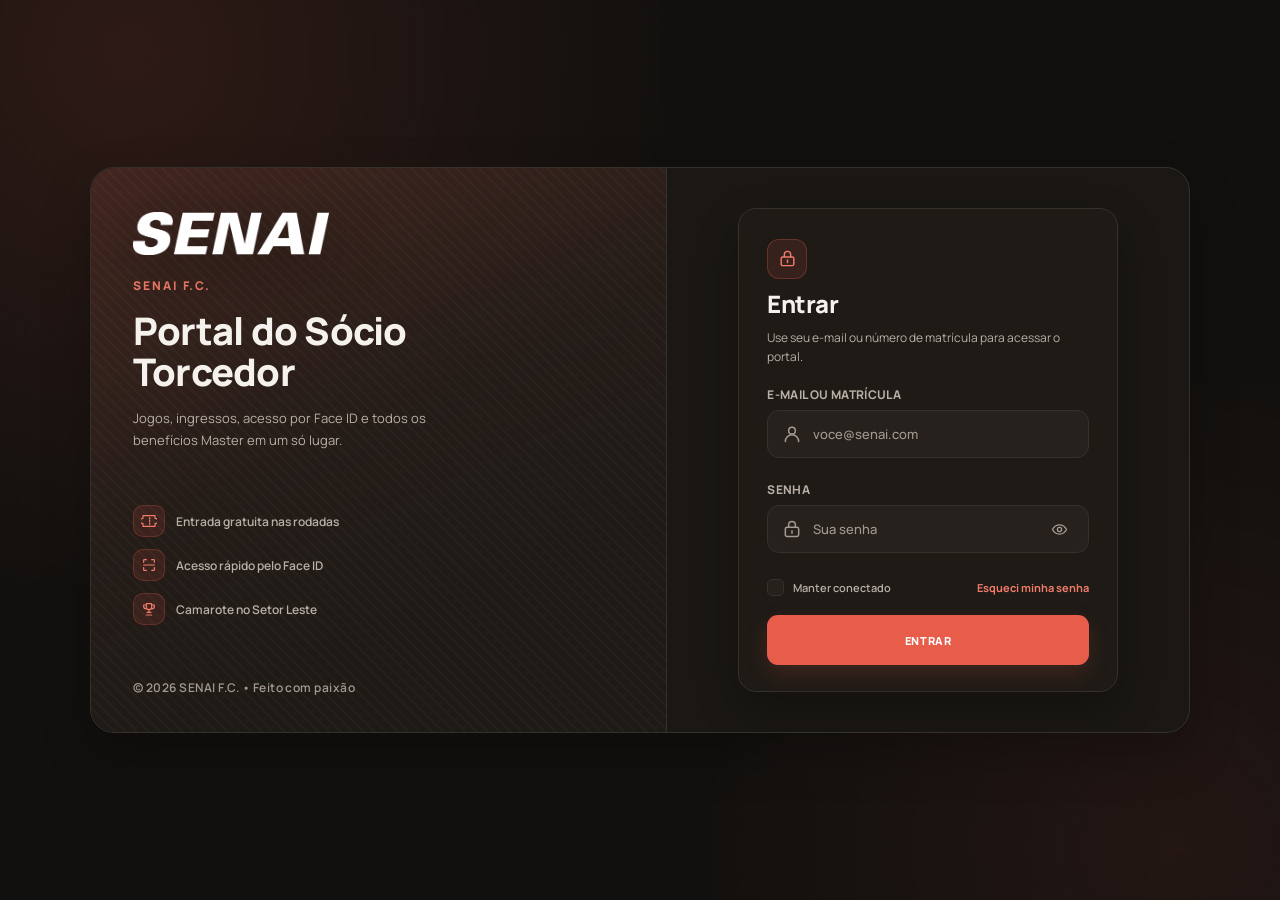
<file: index.html>
<!DOCTYPE html>
<html lang="pt-BR">
<head>
  <meta charset="utf-8">
  <meta name="viewport" content="width=device-width, initial-scale=1">
  <meta name="color-scheme" content="dark">
  <meta name="robots" content="noindex">
  <title>Entrar — Portal do Sócio Torcedor | SENAI F.C.</title>
  <link rel="icon" href="assets/images/favicon.svg" type="image/svg+xml">
  <link rel="canonical" href="login.html">
  <meta http-equiv="refresh" content="0; url=login.html">
  <style>
    html,
    body {
      height: 100%;
    }

    body {
      display: grid;
      place-items: center;
      margin: 0;
      padding: 24px;
      background: radial-gradient(circle at 50% 0%, #2c1013, #0f0708 72%);
      color: #f6e7e4;
      font-family: system-ui, -apple-system, "Segoe UI", Roboto, sans-serif;
      font-size: 15px;
      font-weight: 600;
      line-height: 1.6;
      text-align: center;
    }

    p {
      margin: 0 0 8px;
    }

    a {
      color: #f08a76;
      font-weight: 800;
      text-underline-offset: 3px;
    }

    a:focus-visible {
      outline: 3px solid rgba(240, 123, 106, 0.55);
      outline-offset: 3px;
    }
  </style>
</head>
<body>
  <main>
    <p>Redirecionando para o acesso do sócio torcedor…</p>
    <p><a href="login.html">Entrar no portal</a></p>
  </main>
  <script>window.location.replace("login.html");</script>
</body>
</html>
</file>
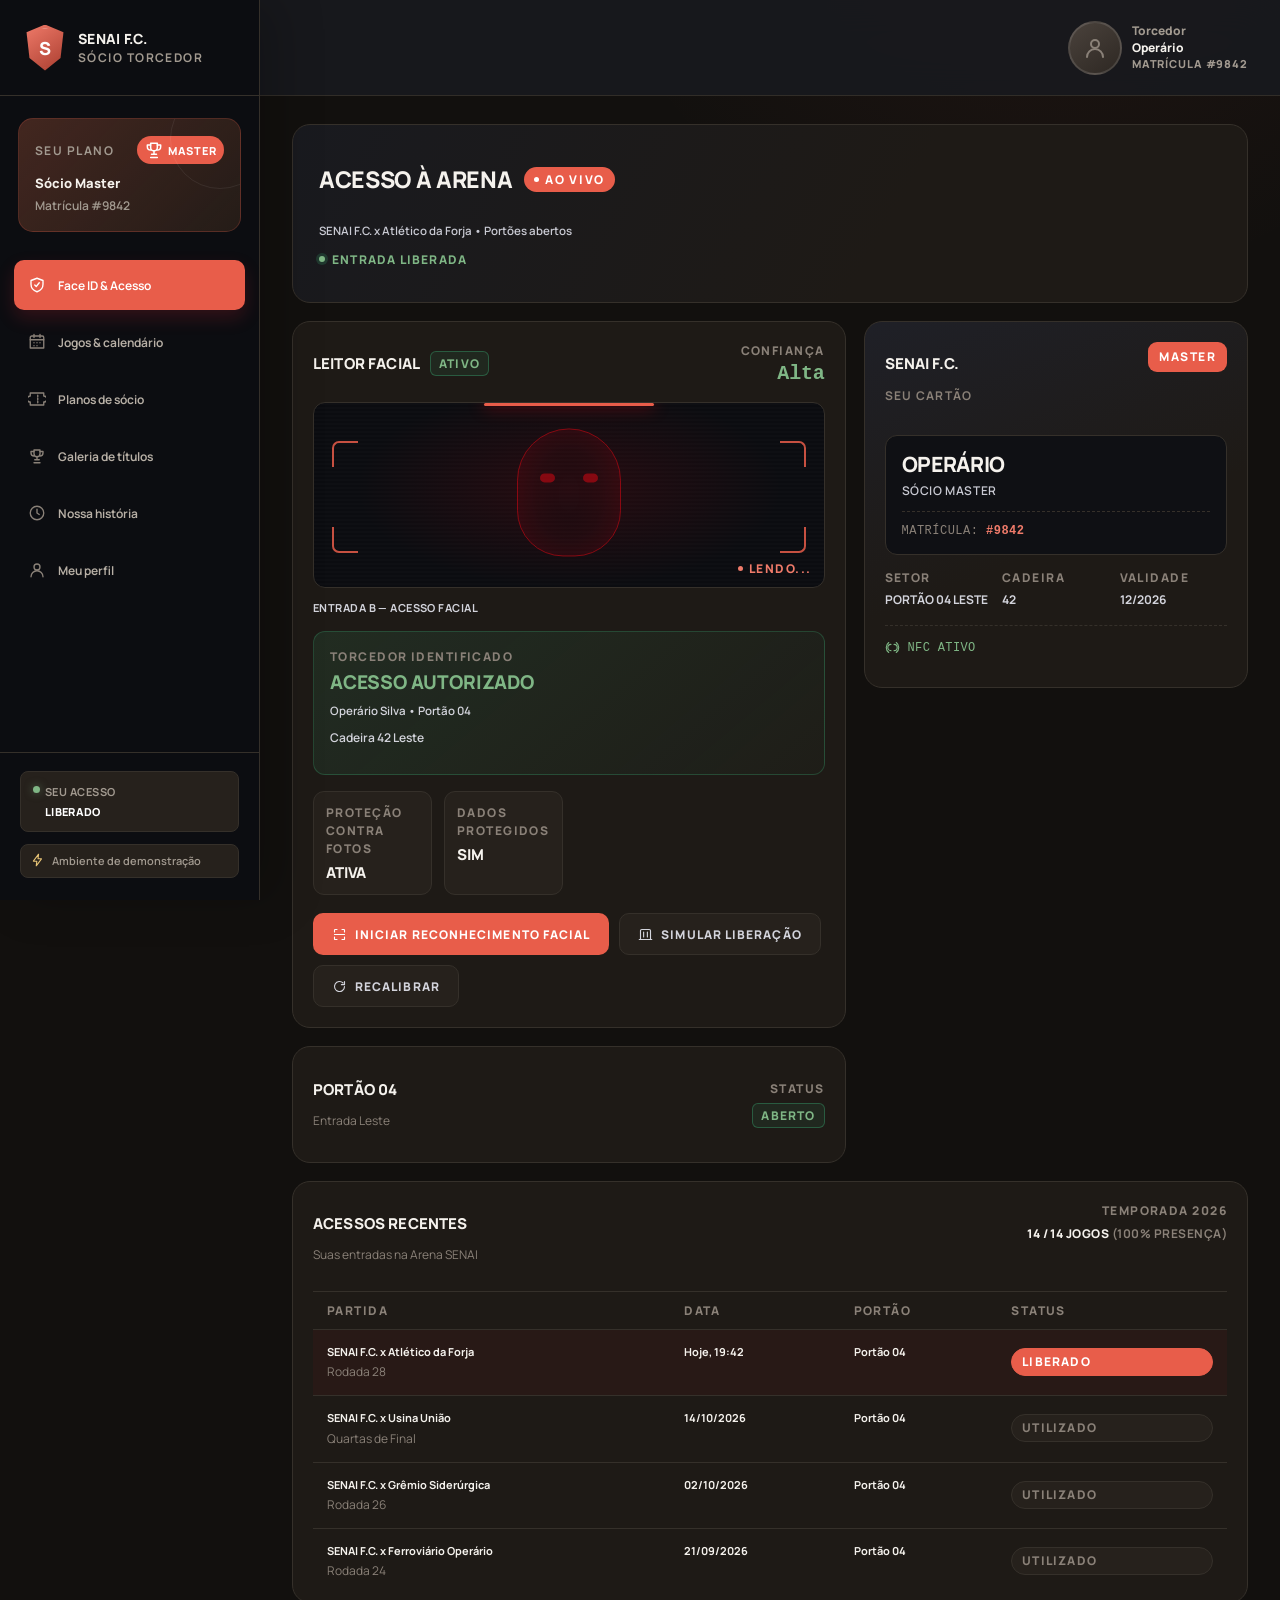
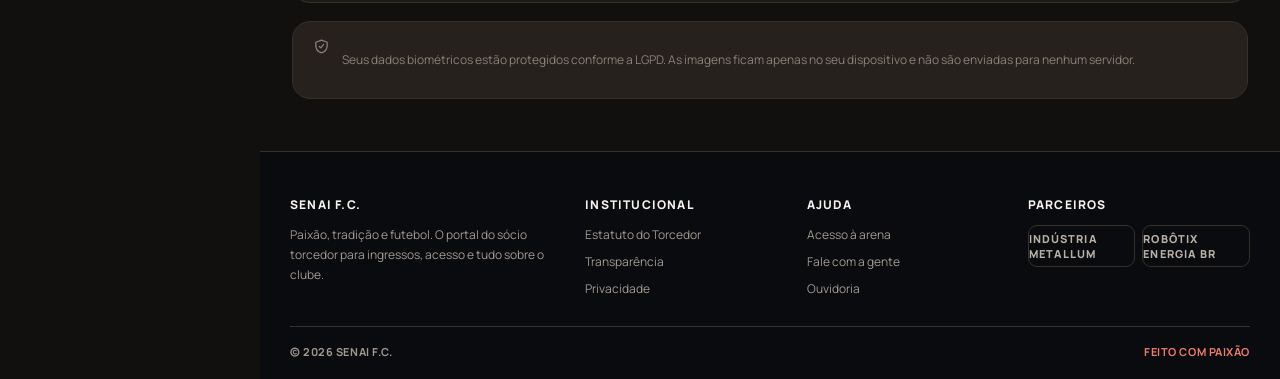
<file: face-id-acesso.html>
<!DOCTYPE html>
<html lang="pt-BR">
<head>
  <meta charset="UTF-8">
  <meta name="viewport" content="width=device-width, initial-scale=1.0">
  <meta name="theme-color" content="#0a0a0d">
  <link rel="icon" type="image/svg+xml" href="assets/images/favicon.svg">
  <meta name="description" content="Acesso rápido do Sócio Torcedor do SENAI F.C. com Face ID.">
  <title>Face ID &amp; Acesso — SENAI F.C.</title>
  <link rel="preconnect" href="https://fonts.googleapis.com">
  <link rel="preconnect" href="https://fonts.gstatic.com" crossorigin>
  <link href="https://fonts.googleapis.com/css2?family=Manrope:wght@400;500;600;700;800&display=swap" rel="stylesheet">
  <link rel="stylesheet" href="assets/css/base.css">
  <link rel="stylesheet" href="assets/css/layout.css">
  <link rel="stylesheet" href="assets/css/componentes.css">
  <link rel="stylesheet" href="assets/css/faceid.css">
  <link rel="stylesheet" href="assets/css/mobile.css">
</head>
<body data-page="face-id">
  <noscript><div class="noscript-banner"><strong>JavaScript desativado.</strong> A agenda da temporada, a contagem regressiva e a área do sócio dependem de JavaScript. Ative-o para usar o portal.</div></noscript>
  <a class="skip-link" href="#conteudo">Ir para o conteúdo</a>

      <svg class="svg-sprite" xmlns="http://www.w3.org/2000/svg" width="0" height="0" aria-hidden="true">
    <symbol id="icon-arrow" viewBox="0 0 24 24"><path d="M5 12h14M14 7l5 5-5 5"/></symbol>
    <symbol id="icon-arrow-left" viewBox="0 0 24 24"><path d="M19 12H5M10 7l-5 5 5 5"/></symbol>
    <symbol id="icon-bell" viewBox="0 0 24 24"><path d="M6 9a6 6 0 1 1 12 0c0 4 1.5 5.5 2 6H4c.5-.5 2-2 2-6Z"/><path d="M10 19a2 2 0 0 0 4 0"/></symbol>
    <symbol id="icon-bolt" viewBox="0 0 24 24"><path d="M13 2 4 14h6l-1 8 9-12h-6l1-8Z"/></symbol>
    <symbol id="icon-calendar" viewBox="0 0 24 24"><path d="M5 4h14a2 2 0 0 1 2 2v14H3V6a2 2 0 0 1 2-2Z"/><path d="M8 2v4M16 2v4M3 9h18M8 13h.01M12 13h.01M16 13h.01M8 17h.01M12 17h.01"/></symbol>
    <symbol id="icon-camera" viewBox="0 0 24 24"><path d="M4 8h3l1.5-2h7L17 8h3a1 1 0 0 1 1 1v9a1 1 0 0 1-1 1H4a1 1 0 0 1-1-1V9a1 1 0 0 1 1-1Z"/><circle cx="12" cy="13" r="3.5"/></symbol>
    <symbol id="icon-card" viewBox="0 0 24 24"><rect x="3" y="5" width="18" height="14" rx="2"/><path d="M3 10h18M7 15h4"/></symbol>
    <symbol id="icon-chart" viewBox="0 0 24 24"><path d="M4 20V10M10 20V4M16 20v-7M22 20H2"/></symbol>
    <symbol id="icon-check" viewBox="0 0 24 24"><path d="m5 12 4 4L19 6"/></symbol>
    <symbol id="icon-chip" viewBox="0 0 24 24"><rect x="7" y="7" width="10" height="10" rx="1"/><path d="M10 3v4M14 3v4M10 17v4M14 17v4M3 10h4M3 14h4M17 10h4M17 14h4"/></symbol>
    <symbol id="icon-clock" viewBox="0 0 24 24"><circle cx="12" cy="12" r="9"/><path d="M12 7v5l3 2"/></symbol>
    <symbol id="icon-close" viewBox="0 0 24 24"><path d="m6 6 12 12M18 6 6 18"/></symbol>
    <symbol id="icon-eye" viewBox="0 0 24 24"><path d="M2 12s3.6-6.5 10-6.5S22 12 22 12s-3.6 6.5-10 6.5S2 12 2 12Z"/><circle cx="12" cy="12" r="3"/></symbol>
    <symbol id="icon-eye-off" viewBox="0 0 24 24"><path d="M3 3l18 18"/><path d="M10.6 6.2A9.8 9.8 0 0 1 12 6c6.4 0 10 6 10 6a17.6 17.6 0 0 1-3.3 3.9M6.4 7.6A17.4 17.4 0 0 0 2 12s3.6 6 10 6a9.7 9.7 0 0 0 4-.9"/><path d="M9.9 9.9a3 3 0 0 0 4.2 4.2"/></symbol>
    <symbol id="icon-gate" viewBox="0 0 24 24"><path d="M4 20V6a2 2 0 0 1 2-2h12a2 2 0 0 1 2 2v14"/><path d="M2 20h20"/><path d="M9 8v8M15 8v8"/></symbol>
    <symbol id="icon-headset" viewBox="0 0 24 24"><path d="M4 14v-2a8 8 0 0 1 16 0v2"/><path d="M4 14a2 2 0 0 1 2-2h1v7H6a2 2 0 0 1-2-2v-3ZM20 14a2 2 0 0 0-2-2h-1v7h1a2 2 0 0 0 2-2v-3ZM17 19c0 2-2 3-5 3"/></symbol>
    <symbol id="icon-home" viewBox="0 0 24 24"><path d="m3 11 9-8 9 8"/><path d="M5 10v10h14V10"/><path d="M9 20v-6h6v6"/></symbol>
    <symbol id="icon-lock" viewBox="0 0 24 24"><rect x="4" y="10" width="16" height="11" rx="2"/><path d="M8 10V7a4 4 0 0 1 8 0v3M12 14v3"/></symbol>
    <symbol id="icon-logout" viewBox="0 0 24 24"><path d="M14 4H6a1 1 0 0 0-1 1v14a1 1 0 0 0 1 1h8"/><path d="M17 8l4 4-4 4M21 12H9"/></symbol>
    <symbol id="icon-mail" viewBox="0 0 24 24"><rect x="3" y="5" width="18" height="14" rx="2"/><path d="m3.5 6.5 8.5 6 8.5-6"/></symbol>
    <symbol id="icon-map" viewBox="0 0 24 24"><path d="M20 10c0 5-8 11-8 11S4 15 4 10a8 8 0 1 1 16 0Z"/><circle cx="12" cy="10" r="2.5"/></symbol>
    <symbol id="icon-menu" viewBox="0 0 24 24"><path d="M4 7h16M4 12h16M4 17h16"/></symbol>
    <symbol id="icon-nfc" viewBox="0 0 24 24"><path d="M6 20a10 10 0 0 1 0-16"/><path d="M18 4a10 10 0 0 1 0 16"/><path d="M9.5 17a5 5 0 0 1 0-10"/><path d="M14.5 7a5 5 0 0 1 0 10"/></symbol>
    <symbol id="icon-palette" viewBox="0 0 24 24"><path d="M12 3a9 9 0 0 0 0 18c1 0 1.5-.7 1.5-1.5 0-.4-.2-.8-.5-1.1-.3-.3-.4-.7-.4-1.1 0-.8.7-1.3 1.5-1.3H16A5 5 0 0 0 21 11c0-4.4-4-8-9-8Z"/><circle cx="7.5" cy="11" r="1"/><circle cx="10" cy="7" r="1"/><circle cx="15" cy="7.5" r="1"/></symbol>
    <symbol id="icon-phone" viewBox="0 0 24 24"><path d="M6 3h3l2 5-2.5 1.5a12 12 0 0 0 6 6L16 13l5 2v3a2 2 0 0 1-2 2A16 16 0 0 1 4 5a2 2 0 0 1 2-2Z"/></symbol>
    <symbol id="icon-refresh" viewBox="0 0 24 24"><path d="M20 12a8 8 0 1 1-2.3-5.6"/><path d="M20 4v5h-5"/></symbol>
    <symbol id="icon-scan" viewBox="0 0 24 24"><path d="M4 8V5a1 1 0 0 1 1-1h3M20 8V5a1 1 0 0 0-1-1h-3M4 16v3a1 1 0 0 0 1 1h3M20 16v3a1 1 0 0 1-1 1h-3M4 12h16"/></symbol>
    <symbol id="icon-share" viewBox="0 0 24 24"><circle cx="18" cy="5" r="2.5"/><circle cx="6" cy="12" r="2.5"/><circle cx="18" cy="19" r="2.5"/><path d="M8.2 10.8 15.8 6.2M8.2 13.2l7.6 4.6"/></symbol>
    <symbol id="icon-shield" viewBox="0 0 24 24"><path d="M12 3 4 6v5c0 5 3.4 8.5 8 10 4.6-1.5 8-5 8-10V6l-8-3Z"/><path d="m9 12 2 2 4-5"/></symbol>
    <symbol id="icon-signal" viewBox="0 0 24 24"><path d="M5 20v-4M10 20v-8M15 20v-12M20 20V4"/></symbol>
    <symbol id="icon-stadium" viewBox="0 0 24 24"><path d="M3 9c3-3 15-3 18 0v7H3V9Z"/><path d="M7 12h10M8 16v3M16 16v3M3 9V6h18v3"/></symbol>
    <symbol id="icon-ticket" viewBox="0 0 24 24"><path d="M3 8a2 2 0 0 0 0 8v4h18v-4a2 2 0 0 0 0-8V4H3Z"/><path d="M13 7v2M13 11v2M13 15v2"/></symbol>
    <symbol id="icon-trash" viewBox="0 0 24 24"><path d="M4 7h16M9 7V4h6v3M6 7l1 13h10l1-13M10 11v6M14 11v6"/></symbol>
    <symbol id="icon-trophy" viewBox="0 0 24 24"><path d="M8 4h8v5a4 4 0 0 1-8 0V4Z"/><path d="M8 6H4v2a4 4 0 0 0 4 4M16 6h4v2a4 4 0 0 1-4 4M12 13v4M8 21h8M9 17h6"/></symbol>
    <symbol id="icon-user" viewBox="0 0 24 24"><circle cx="12" cy="8" r="4"/><path d="M4 21a8 8 0 0 1 16 0"/></symbol>
    <symbol id="icon-wallet" viewBox="0 0 24 24"><path d="M3 7a2 2 0 0 1 2-2h12a2 2 0 0 1 2 2"/><rect x="3" y="7" width="18" height="12" rx="2"/><path d="M16 13h2"/></symbol>
  </svg>

  <aside class="sidebar" id="sidebar" aria-label="Navegação principal">
    <div class="sidebar-header">
      <a class="brand" href="senai-torcedor-web.html" aria-label="SENAI F.C. — página principal">
        <span class="brand-mark" aria-hidden="true">S</span>
        <span class="brand-copy"><strong>SENAI F.C.</strong><span>Sócio torcedor</span></span>
      </a>
      <button class="icon-button sidebar-close" id="sidebar-close" type="button" aria-label="Fechar menu"><svg class="icon" aria-hidden="true"><use href="#icon-close"></use></svg></button>
    </div>
    <div class="membership-card" aria-label="Plano Sócio Master">
      <div class="membership-topline"><span>Seu plano</span><span class="vip-badge"><svg class="icon" aria-hidden="true"><use href="#icon-trophy"></use></svg>Master</span></div>
      <div class="membership-title" data-user-plan>Sócio Master</div>
      <div class="membership-number" data-user-matricula>Matrícula #9842</div>
    </div>
    <nav class="sidebar-nav" aria-label="Páginas do portal">
      <a class="nav-link active" href="face-id-acesso.html" data-page-link="face-id" aria-current="page"><svg class="icon" aria-hidden="true"><use href="#icon-shield"></use></svg><span>Face ID &amp; Acesso</span></a>
      <a class="nav-link" href="senai-torcedor-web.html" data-page-link="jogos"><svg class="icon" aria-hidden="true"><use href="#icon-calendar"></use></svg><span>Jogos &amp; calendário</span></a>
      <a class="nav-link" href="planos-de-socio.html" data-page-link="planos"><svg class="icon" aria-hidden="true"><use href="#icon-ticket"></use></svg><span>Planos de sócio</span></a>
      <a class="nav-link" href="galeria-de-titulos.html" data-page-link="galeria"><svg class="icon" aria-hidden="true"><use href="#icon-trophy"></use></svg><span>Galeria de títulos</span></a>
      <a class="nav-link" href="nossa-historia.html" data-page-link="historia"><svg class="icon" aria-hidden="true"><use href="#icon-clock"></use></svg><span>Nossa história</span></a>
      <a class="nav-link" href="perfil.html" data-page-link="perfil"><svg class="icon" aria-hidden="true"><use href="#icon-user"></use></svg><span>Meu perfil</span></a>
    </nav>
    <div class="sidebar-footer"><div class="connection-status"><span>Seu acesso</span><strong>Liberado</strong></div><p class="demo-badge"><svg class="icon" aria-hidden="true"><use href="#icon-bolt"></use></svg><span>Ambiente de demonstração</span></p></div>
  </aside>
  <button class="sidebar-overlay" id="sidebar-overlay" type="button" aria-label="Fechar menu"></button>

  <div class="main-shell">
    <header class="topbar">
      <div class="topbar-inner">
        <button class="icon-button menu-button" id="menu-button" type="button" aria-label="Abrir menu" aria-controls="sidebar" aria-expanded="false"><svg class="icon" aria-hidden="true"><use href="#icon-menu"></use></svg></button>
        <div class="topbar-actions">
          <a class="profile-button" href="perfil.html" data-page-link="perfil" aria-label="Abrir configurações do perfil"><span class="avatar avatar-photo" aria-hidden="true"></span><span class="profile-copy"><span>Torcedor</span><strong data-user-name>Operário</strong><small data-user-matricula>Matrícula #9842</small></span></a>
        </div>
      </div>
    </header>

    <main class="page-container" id="conteudo">
      <div class="fid-page">

        <section class="fid-arena" aria-labelledby="arena-title">
          <div class="fid-arena-main">
            <div class="fid-arena-title">
              <h1 id="arena-title">Acesso à Arena</h1>
              <span class="fid-live"><i aria-hidden="true"></i>ao vivo</span>
            </div>
            <p class="fid-arena-sub">SENAI F.C. x Atlético da Forja &bull; Portões abertos</p>
            <p class="fid-arena-status"><span class="fid-pulse" aria-hidden="true"></span>Entrada liberada</p>
          </div>
        </section>

        <div class="fid-grid">
          <div class="fid-col fid-col-main">

            <section class="fid-card fid-scanner" aria-labelledby="scanner-title">
              <header class="fid-card-head">
                <div class="fid-scanner-id">
                  <div class="fid-row">
                    <h2 id="scanner-title">Leitor facial</h2>
                    <span class="fid-tag ok">ativo</span>
                  </div>
                </div>
                <div class="fid-match">
                  <span class="fid-label">Confiança</span>
                  <strong>Alta</strong>
                </div>
              </header>

              <div class="fid-viewport" id="fid-viewport" role="img" aria-label="Leitura biométrica facial em andamento, entrada B">
                <img class="fid-shot" id="fid-shot" alt="" hidden>
                <div class="fid-corner tl" aria-hidden="true"></div>
                <div class="fid-corner tr" aria-hidden="true"></div>
                <div class="fid-corner bl" aria-hidden="true"></div>
                <div class="fid-corner br" aria-hidden="true"></div>
                <div class="fid-face" id="fid-face-box" aria-hidden="true"></div>
                <div class="fid-scanline" aria-hidden="true"></div>
                <div class="fid-rec"><i aria-hidden="true"></i>Lendo...</div>
              </div>

              <p class="fid-entry">Entrada B — acesso facial</p>

              <div class="fid-verdict">
                <span class="fid-label">Torcedor identificado</span>
                <strong>Acesso autorizado</strong>
                <p><span data-user-full-name>Operário Silva</span> &bull; Portão 04</p>
                <p class="fid-muted">Cadeira 42 Leste</p>
              </div>

              <div class="fid-mini">
                <div class="fid-mini-item">
                  <span class="fid-label">Proteção contra fotos</span>
                  <strong>Ativa</strong>
                </div>
                <div class="fid-mini-item">
                  <span class="fid-label">Dados protegidos</span>
                  <strong>Sim</strong>
                </div>
              </div>

              <footer class="fid-card-foot">
                <button class="fid-btn fid-btn-primary" type="button" id="fid-cam-open"><svg class="icon" aria-hidden="true"><use href="#icon-scan"></use></svg>Iniciar reconhecimento facial</button>
                <button class="fid-btn fid-btn-ghost" type="button" data-message="Liberação simulada. Catraca destravada."><svg class="icon" aria-hidden="true"><use href="#icon-gate"></use></svg>Simular liberação</button>
                <button class="fid-btn fid-btn-ghost" type="button" data-message="Recalibração biométrica iniciada."><svg class="icon" aria-hidden="true"><use href="#icon-refresh"></use></svg>Recalibrar</button>
              </footer>
            </section>

            <section class="fid-card fid-gate" aria-labelledby="gate-title">
              <div class="fid-gate-id">
                <h2 id="gate-title">Portão 04</h2>
                <p class="fid-muted">Entrada Leste</p>
              </div>
              <div class="fid-gate-state">
                <span class="fid-label">Status</span>
                <span class="fid-tag ok">Aberto</span>
              </div>
            </section>

          </div>

          <div class="fid-col fid-col-side">

            <section class="fid-card fid-cred" aria-labelledby="cred-title">
              <header class="fid-cred-top">
                <div>
                  <h2 id="cred-title">SENAI F.C.</h2>
                  <p>Seu cartão</p>
                </div>
                <span class="fid-vip">Master</span>
              </header>
              <div class="fid-cred-body">
                <strong data-user-name>Operário</strong>
                <span class="fid-cred-cat" data-user-plan>Sócio Master</span>
                <span class="fid-cred-mat">Matrícula: <b data-user-matricula-id>#9842</b></span>
              </div>
              <div class="fid-cred-meta">
                <div><span class="fid-label">Setor</span><b>Portão 04 Leste</b></div>
                <div><span class="fid-label">Cadeira</span><b>42</b></div>
                <div><span class="fid-label">Validade</span><b>12/2026</b></div>
              </div>
              <p class="fid-nfc"><svg class="icon" aria-hidden="true"><use href="#icon-nfc"></use></svg>NFC ativo</p>
            </section>



          </div>
        </div>

        <section class="fid-card fid-log" aria-labelledby="log-title">
          <header class="fid-log-head">
            <div>
              <h2 id="log-title">Acessos recentes</h2>
              <p class="fid-muted">Suas entradas na Arena SENAI</p>
            </div>
            <div class="fid-log-stats">
              <span class="fid-label">Temporada 2026</span>
              <strong>14 / 14 jogos <em>(100% presença)</em></strong>
            </div>
          </header>
          <div class="table-wrap">
            <table class="fid-table">
              <caption class="sr-only">Histórico de acessos</caption>
              <thead>
                <tr>
                  <th scope="col">Partida</th>
                  <th scope="col">Data</th>
                  <th scope="col">Portão</th>
                  <th scope="col">Status</th>
                </tr>
              </thead>
              <tbody>
                <tr class="is-live">
                  <td><strong>SENAI F.C. x Atlético da Forja</strong><span>Rodada 28</span></td>
                  <td><strong>Hoje, 19:42</strong></td>
                  <td><strong>Portão 04</strong></td>
                  <td><span class="fid-badge live">Liberado</span></td>
                </tr>
                <tr>
                  <td><strong>SENAI F.C. x Usina União</strong><span>Quartas de Final</span></td>
                  <td><strong>14/10/2026</strong></td>
                  <td><strong>Portão 04</strong></td>
                  <td><span class="fid-badge">Utilizado</span></td>
                </tr>
                <tr>
                  <td><strong>SENAI F.C. x Grêmio Siderúrgica</strong><span>Rodada 26</span></td>
                  <td><strong>02/10/2026</strong></td>
                  <td><strong>Portão 04</strong></td>
                  <td><span class="fid-badge">Utilizado</span></td>
                </tr>
                <tr>
                  <td><strong>SENAI F.C. x Ferroviário Operário</strong><span>Rodada 24</span></td>
                  <td><strong>21/09/2026</strong></td>
                  <td><strong>Portão 04</strong></td>
                  <td><span class="fid-badge">Utilizado</span></td>
                </tr>
              </tbody>
            </table>
          </div>
        </section>

        <section class="fid-card fid-lgpd">
          <svg class="icon" aria-hidden="true"><use href="#icon-shield"></use></svg>
          <p>Seus dados biométricos estão protegidos conforme a LGPD. As imagens ficam apenas no seu dispositivo e não são enviadas para nenhum servidor.</p>
        </section>

      </div>
    </main>

    <footer class="site-footer"><div class="footer-inner"><div class="footer-grid"><div class="footer-column"><h3>SENAI F.C.</h3><p>Paixão, tradição e futebol. O portal do sócio torcedor para ingressos, acesso e tudo sobre o clube.</p></div><div class="footer-column"><h3>Institucional</h3><div class="footer-links"><button class="footer-link" type="button" data-message="O Estatuto do Torcedor do SENAI F.C. entra no ar na próxima atualização do portal.">Estatuto do Torcedor</button><button class="footer-link" type="button" data-message="O relatório de transparência da temporada é publicado após o encerramento da Copa Indústria.">Transparência</button><a href="perfil.html#pf-privacidade-title">Privacidade</a></div></div><div class="footer-column"><h3>Ajuda</h3><div class="footer-links"><a href="face-id-acesso.html">Acesso à arena</a><a href="mailto:socio@senai-fc.com.br">Fale com a gente</a><a href="mailto:ouvidoria@senai-fc.com.br">Ouvidoria</a></div></div><div class="footer-column"><h3>Parceiros</h3><div class="sponsor-grid"><span class="sponsor">Indústria Metallum</span><span class="sponsor">Robôtix Energia BR</span></div></div></div><div class="footer-bottom"><span>© <span data-current-year>2026</span> SENAI F.C.</span><span class="footer-highlight">Feito com paixão</span></div></div></footer>
  </div>

  <dialog class="fid-cam" id="fid-cam" aria-labelledby="fid-cam-title">
    <div class="fid-cam-head">
      <div>
        <h2 id="fid-cam-title">Reconhecimento facial</h2>
        <p id="fid-cam-sub">Apresente seu rosto no quadro. A leitura acontece no seu dispositivo.</p>
      </div>
      <button class="icon-button" type="button" data-fid-cam-close aria-label="Fechar câmera"><svg class="icon" aria-hidden="true"><use href="#icon-close"></use></svg></button>
    </div>

    <div class="fid-cam-stage" id="fid-cam-stage">
      <video class="fid-cam-video" id="fid-cam-video" playsinline muted autoplay></video>
      <canvas class="fid-cam-canvas" id="fid-cam-canvas" aria-hidden="true"></canvas>
      <div class="fid-cam-frame" id="fid-cam-frame" aria-hidden="true">
        <span class="fid-cam-corner tl"></span>
        <span class="fid-cam-corner tr"></span>
        <span class="fid-cam-corner bl"></span>
        <span class="fid-cam-corner br"></span>
        <span class="fid-cam-line"></span>
      </div>
      <div class="fid-cam-empty" id="fid-cam-empty" hidden>
        <svg class="icon" aria-hidden="true"><use href="#icon-scan"></use></svg>
        <p id="fid-cam-empty-text">Solicitando acesso à câmera…</p>
      </div>
      <p class="fid-cam-hud" id="fid-cam-hud" hidden><i aria-hidden="true"></i><span id="fid-cam-hud-text">procurando rosto</span></p>
    </div>

    <div class="fid-cam-metrics" id="fid-cam-metrics" hidden>
      <div class="fid-cam-chip" data-fid-metric="lum"><span>Brilho</span><em id="fid-m-lum">—</em></div>
      <div class="fid-cam-chip" data-fid-metric="sharp"><span>Nitidez</span><em id="fid-m-sharp">—</em></div>
      <div class="fid-cam-chip" data-fid-metric="stable"><span>Imobilidade</span><em id="fid-m-stable">—</em></div>
      <div class="fid-cam-chip" data-fid-metric="frame"><span>Enquadramento</span><em id="fid-m-frame">—</em></div>
    </div>

    <div class="fid-cam-meter" aria-hidden="true">
      <span class="fid-cam-meter-label">Qualidade da leitura</span>
      <div class="fid-cam-meter-bar"><span id="fid-cam-meter-fill"></span></div>
      <strong class="fid-mono" id="fid-cam-meter-value">0.0%</strong>
    </div>

    <p class="fid-cam-status" id="fid-cam-status" role="status" aria-live="polite">Aguardando início.</p>

    <div class="fid-cam-actions">
      <button class="fid-btn fid-btn-ghost" type="button" id="fid-cam-flip" hidden><svg class="icon" aria-hidden="true"><use href="#icon-refresh"></use></svg>Trocar câmera</button>
      <button class="fid-btn fid-btn-ghost" type="button" id="fid-cam-retry" hidden>Tentar novamente</button>
      <span class="fid-cam-spacer"></span>
      <button class="fid-btn fid-btn-ghost" type="button" data-fid-cam-close>Cancelar</button>
      <button class="fid-btn fid-btn-primary" type="button" id="fid-cam-capture" disabled><svg class="icon" aria-hidden="true"><use href="#icon-scan"></use></svg>Capturar biometria</button>
    </div>

    <p class="fid-cam-note"><svg class="icon" aria-hidden="true"><use href="#icon-lock"></use></svg>As imagens ficam apenas neste dispositivo e não são enviadas a nenhum servidor.</p>
  </dialog>

  <div class="toast" id="toast" role="status" aria-live="polite" aria-atomic="true"><svg class="icon" aria-hidden="true"><use href="#icon-check"></use></svg><span id="toast-message"></span></div>
  <script src="assets/js/senai-torcedor-web.js" defer></script>
</body>
</html>
</file>
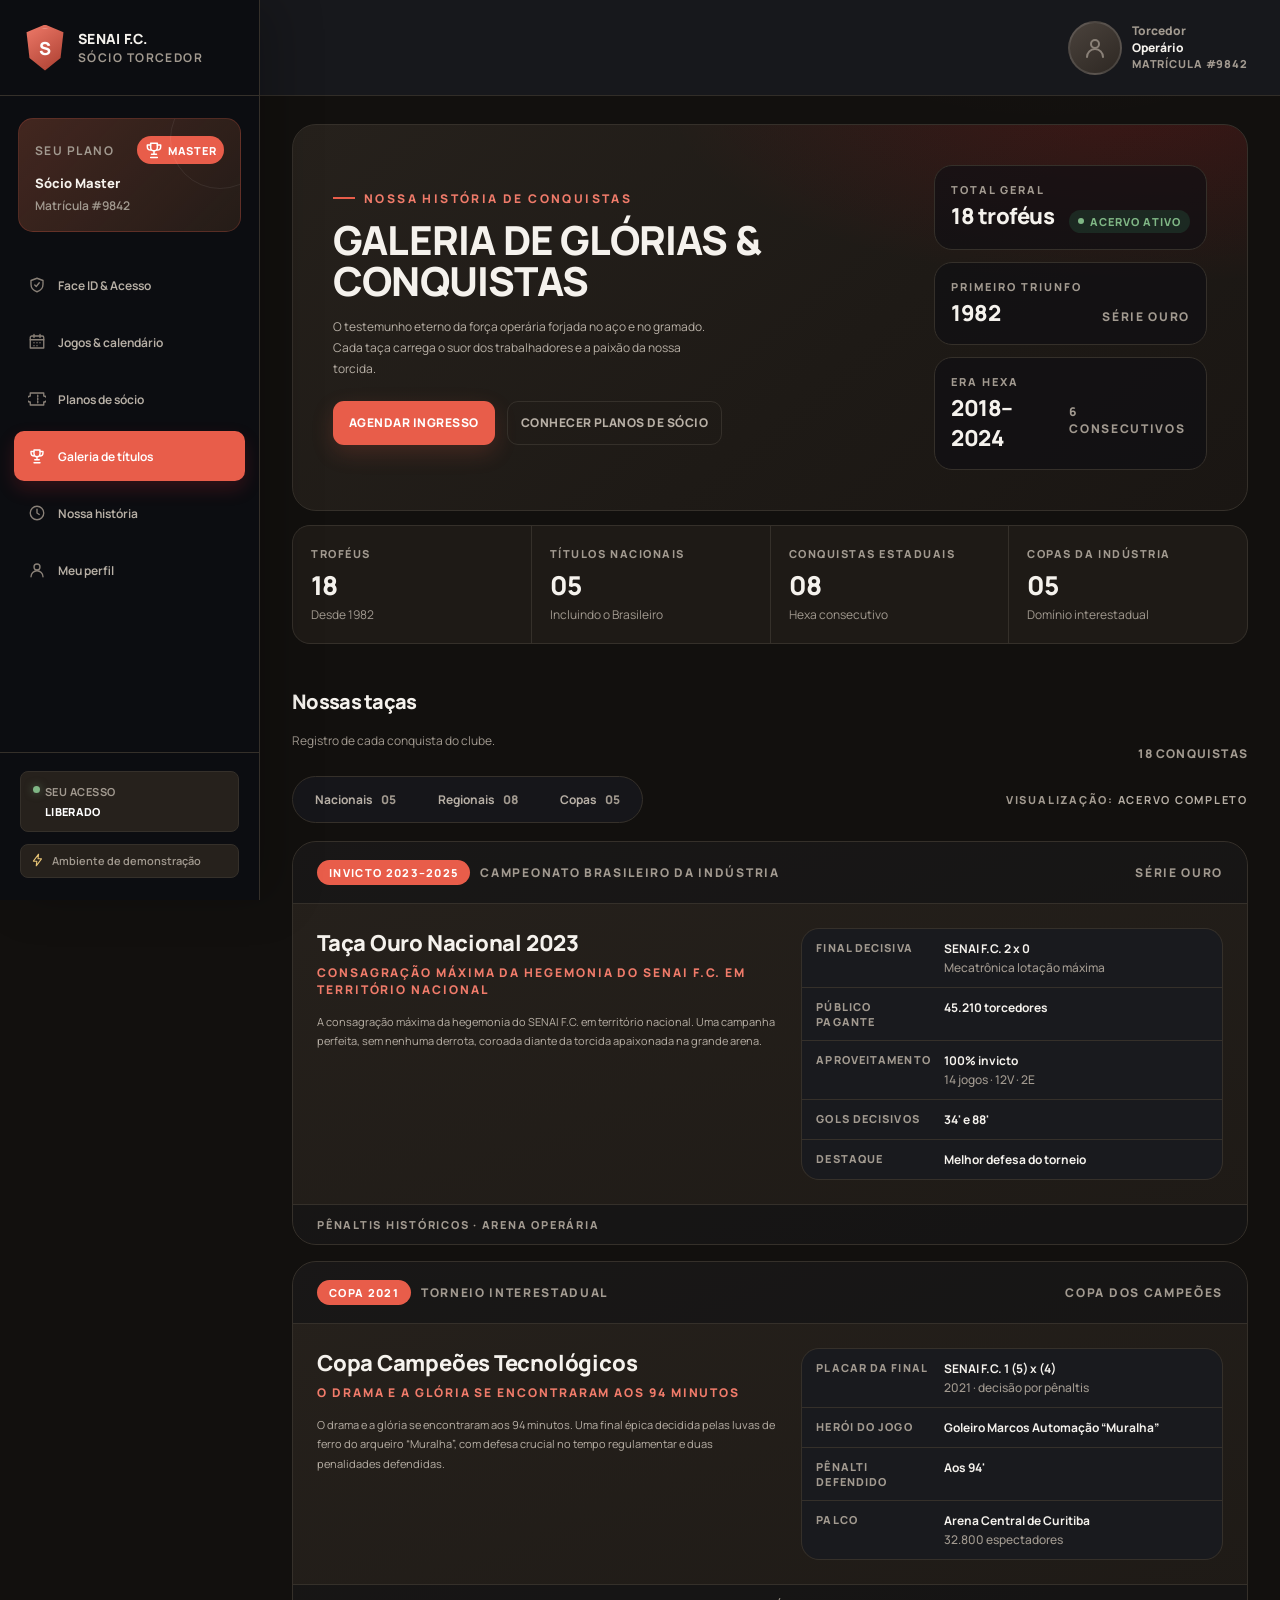
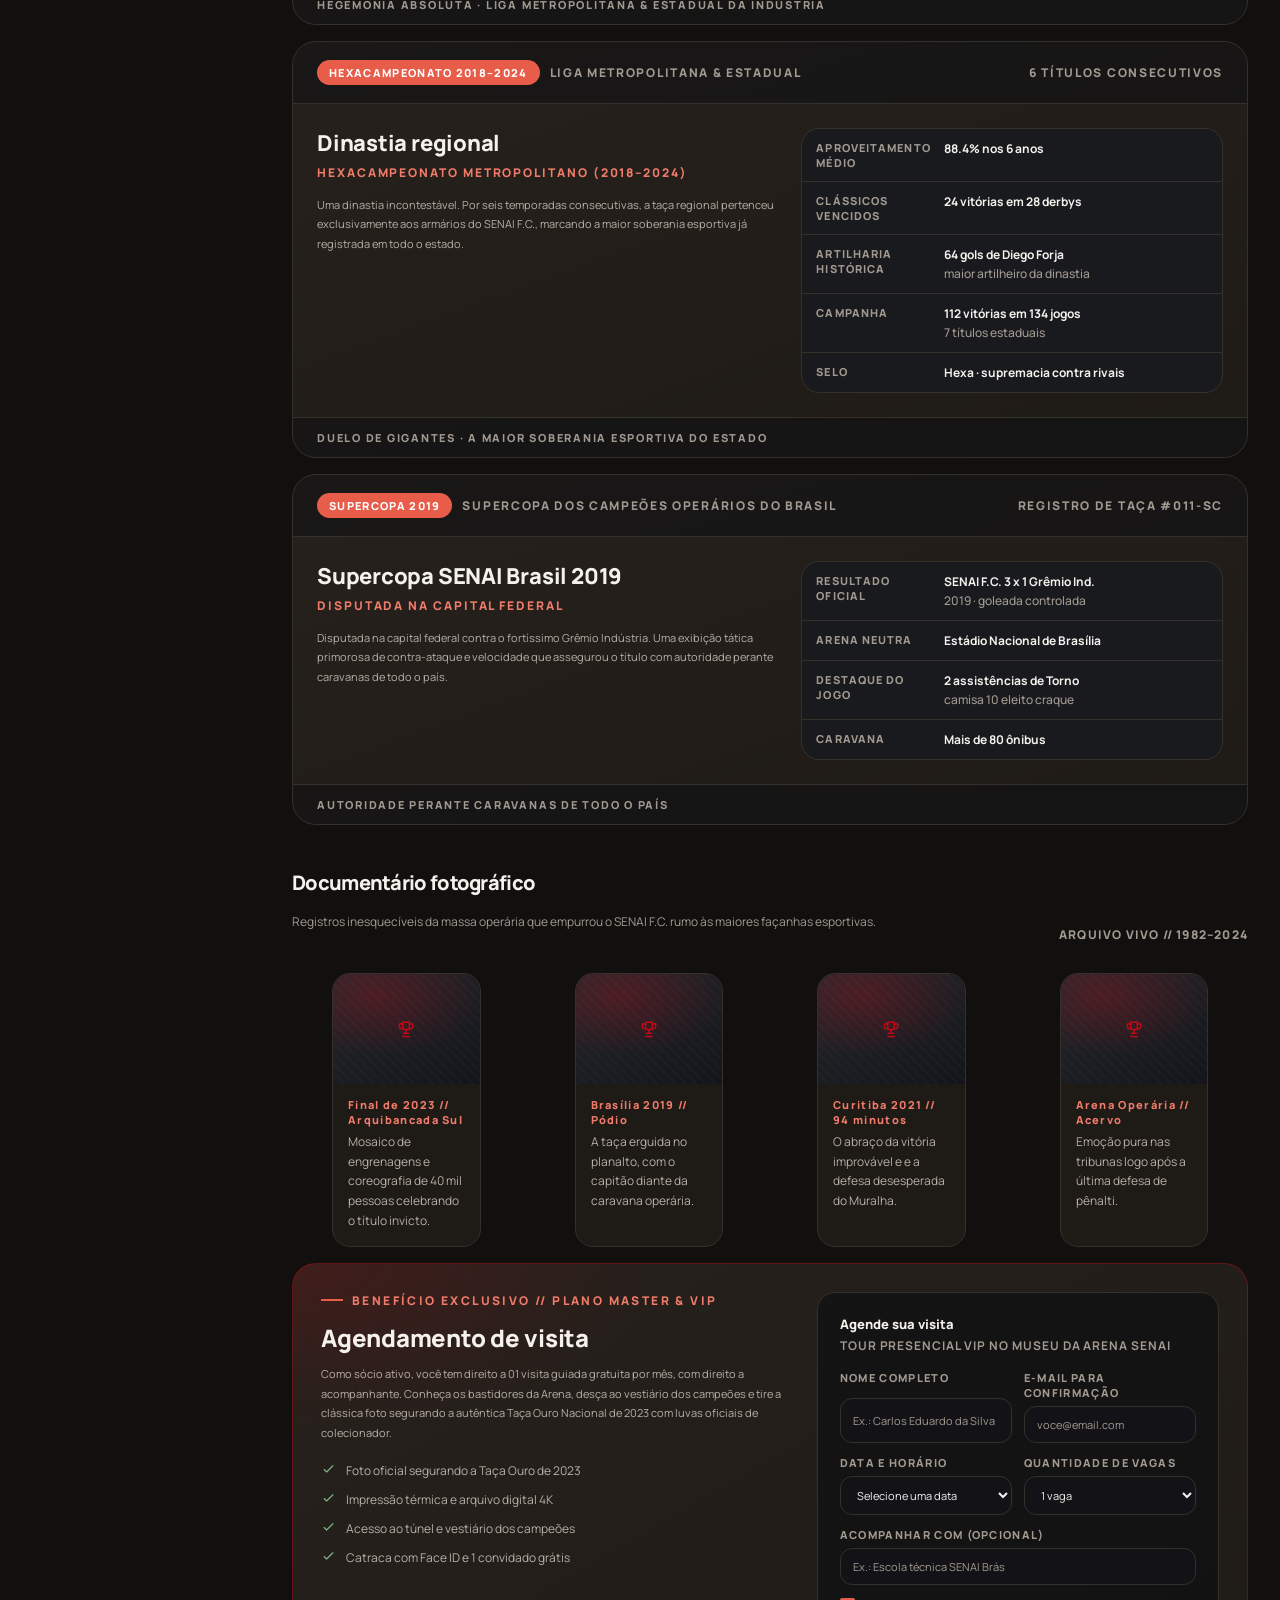
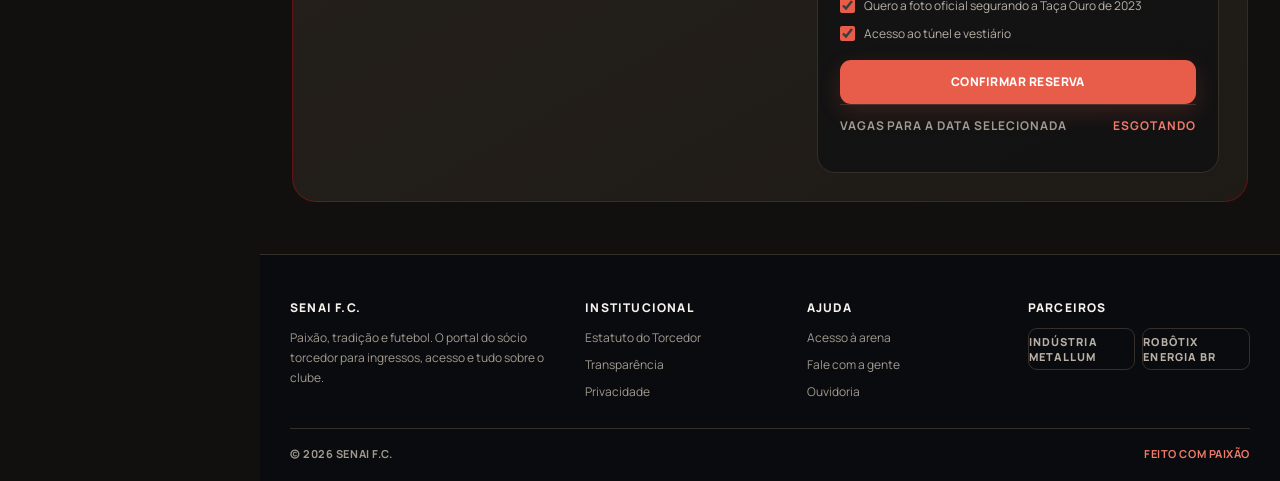
<file: galeria-de-titulos.html>
<!DOCTYPE html>
<html lang="pt-BR">
<head>
  <meta charset="UTF-8">
  <meta name="viewport" content="width=device-width, initial-scale=1.0">
  <meta name="theme-color" content="#0a0a0d">
  <link rel="icon" type="image/svg+xml" href="assets/images/favicon.svg">
  <meta name="description" content="Galeria de títulos e conquistas do SENAI F.C.">
  <title>Galeria de títulos — SENAI F.C.</title>
  <link rel="preconnect" href="https://fonts.googleapis.com">
  <link rel="preconnect" href="https://fonts.gstatic.com" crossorigin>
  <link href="https://fonts.googleapis.com/css2?family=Manrope:wght@400;500;600;700;800&display=swap" rel="stylesheet">
  <link rel="stylesheet" href="assets/css/base.css">
  <link rel="stylesheet" href="assets/css/layout.css">
  <link rel="stylesheet" href="assets/css/botoes.css">
  <link rel="stylesheet" href="assets/css/jogos.css">
  <link rel="stylesheet" href="assets/css/componentes.css">
  <link rel="stylesheet" href="assets/css/galeria.css">
  <link rel="stylesheet" href="assets/css/mobile.css">
</head>
<body data-page="galeria">
  <noscript><div class="noscript-banner"><strong>JavaScript desativado.</strong> A agenda da temporada, a contagem regressiva e a área do sócio dependem de JavaScript. Ative-o para usar o portal.</div></noscript>
  <a class="skip-link" href="#conteudo">Ir para o conteúdo</a>
      <svg class="svg-sprite" xmlns="http://www.w3.org/2000/svg" width="0" height="0" aria-hidden="true">
    <symbol id="icon-arrow" viewBox="0 0 24 24"><path d="M5 12h14M14 7l5 5-5 5"/></symbol>
    <symbol id="icon-arrow-left" viewBox="0 0 24 24"><path d="M19 12H5M10 7l-5 5 5 5"/></symbol>
    <symbol id="icon-bell" viewBox="0 0 24 24"><path d="M6 9a6 6 0 1 1 12 0c0 4 1.5 5.5 2 6H4c.5-.5 2-2 2-6Z"/><path d="M10 19a2 2 0 0 0 4 0"/></symbol>
    <symbol id="icon-bolt" viewBox="0 0 24 24"><path d="M13 2 4 14h6l-1 8 9-12h-6l1-8Z"/></symbol>
    <symbol id="icon-calendar" viewBox="0 0 24 24"><path d="M5 4h14a2 2 0 0 1 2 2v14H3V6a2 2 0 0 1 2-2Z"/><path d="M8 2v4M16 2v4M3 9h18M8 13h.01M12 13h.01M16 13h.01M8 17h.01M12 17h.01"/></symbol>
    <symbol id="icon-camera" viewBox="0 0 24 24"><path d="M4 8h3l1.5-2h7L17 8h3a1 1 0 0 1 1 1v9a1 1 0 0 1-1 1H4a1 1 0 0 1-1-1V9a1 1 0 0 1 1-1Z"/><circle cx="12" cy="13" r="3.5"/></symbol>
    <symbol id="icon-card" viewBox="0 0 24 24"><rect x="3" y="5" width="18" height="14" rx="2"/><path d="M3 10h18M7 15h4"/></symbol>
    <symbol id="icon-chart" viewBox="0 0 24 24"><path d="M4 20V10M10 20V4M16 20v-7M22 20H2"/></symbol>
    <symbol id="icon-check" viewBox="0 0 24 24"><path d="m5 12 4 4L19 6"/></symbol>
    <symbol id="icon-chip" viewBox="0 0 24 24"><rect x="7" y="7" width="10" height="10" rx="1"/><path d="M10 3v4M14 3v4M10 17v4M14 17v4M3 10h4M3 14h4M17 10h4M17 14h4"/></symbol>
    <symbol id="icon-clock" viewBox="0 0 24 24"><circle cx="12" cy="12" r="9"/><path d="M12 7v5l3 2"/></symbol>
    <symbol id="icon-close" viewBox="0 0 24 24"><path d="m6 6 12 12M18 6 6 18"/></symbol>
    <symbol id="icon-eye" viewBox="0 0 24 24"><path d="M2 12s3.6-6.5 10-6.5S22 12 22 12s-3.6 6.5-10 6.5S2 12 2 12Z"/><circle cx="12" cy="12" r="3"/></symbol>
    <symbol id="icon-eye-off" viewBox="0 0 24 24"><path d="M3 3l18 18"/><path d="M10.6 6.2A9.8 9.8 0 0 1 12 6c6.4 0 10 6 10 6a17.6 17.6 0 0 1-3.3 3.9M6.4 7.6A17.4 17.4 0 0 0 2 12s3.6 6 10 6a9.7 9.7 0 0 0 4-.9"/><path d="M9.9 9.9a3 3 0 0 0 4.2 4.2"/></symbol>
    <symbol id="icon-gate" viewBox="0 0 24 24"><path d="M4 20V6a2 2 0 0 1 2-2h12a2 2 0 0 1 2 2v14"/><path d="M2 20h20"/><path d="M9 8v8M15 8v8"/></symbol>
    <symbol id="icon-headset" viewBox="0 0 24 24"><path d="M4 14v-2a8 8 0 0 1 16 0v2"/><path d="M4 14a2 2 0 0 1 2-2h1v7H6a2 2 0 0 1-2-2v-3ZM20 14a2 2 0 0 0-2-2h-1v7h1a2 2 0 0 0 2-2v-3ZM17 19c0 2-2 3-5 3"/></symbol>
    <symbol id="icon-home" viewBox="0 0 24 24"><path d="m3 11 9-8 9 8"/><path d="M5 10v10h14V10"/><path d="M9 20v-6h6v6"/></symbol>
    <symbol id="icon-lock" viewBox="0 0 24 24"><rect x="4" y="10" width="16" height="11" rx="2"/><path d="M8 10V7a4 4 0 0 1 8 0v3M12 14v3"/></symbol>
    <symbol id="icon-logout" viewBox="0 0 24 24"><path d="M14 4H6a1 1 0 0 0-1 1v14a1 1 0 0 0 1 1h8"/><path d="M17 8l4 4-4 4M21 12H9"/></symbol>
    <symbol id="icon-mail" viewBox="0 0 24 24"><rect x="3" y="5" width="18" height="14" rx="2"/><path d="m3.5 6.5 8.5 6 8.5-6"/></symbol>
    <symbol id="icon-map" viewBox="0 0 24 24"><path d="M20 10c0 5-8 11-8 11S4 15 4 10a8 8 0 1 1 16 0Z"/><circle cx="12" cy="10" r="2.5"/></symbol>
    <symbol id="icon-menu" viewBox="0 0 24 24"><path d="M4 7h16M4 12h16M4 17h16"/></symbol>
    <symbol id="icon-nfc" viewBox="0 0 24 24"><path d="M6 20a10 10 0 0 1 0-16"/><path d="M18 4a10 10 0 0 1 0 16"/><path d="M9.5 17a5 5 0 0 1 0-10"/><path d="M14.5 7a5 5 0 0 1 0 10"/></symbol>
    <symbol id="icon-palette" viewBox="0 0 24 24"><path d="M12 3a9 9 0 0 0 0 18c1 0 1.5-.7 1.5-1.5 0-.4-.2-.8-.5-1.1-.3-.3-.4-.7-.4-1.1 0-.8.7-1.3 1.5-1.3H16A5 5 0 0 0 21 11c0-4.4-4-8-9-8Z"/><circle cx="7.5" cy="11" r="1"/><circle cx="10" cy="7" r="1"/><circle cx="15" cy="7.5" r="1"/></symbol>
    <symbol id="icon-phone" viewBox="0 0 24 24"><path d="M6 3h3l2 5-2.5 1.5a12 12 0 0 0 6 6L16 13l5 2v3a2 2 0 0 1-2 2A16 16 0 0 1 4 5a2 2 0 0 1 2-2Z"/></symbol>
    <symbol id="icon-refresh" viewBox="0 0 24 24"><path d="M20 12a8 8 0 1 1-2.3-5.6"/><path d="M20 4v5h-5"/></symbol>
    <symbol id="icon-scan" viewBox="0 0 24 24"><path d="M4 8V5a1 1 0 0 1 1-1h3M20 8V5a1 1 0 0 0-1-1h-3M4 16v3a1 1 0 0 0 1 1h3M20 16v3a1 1 0 0 1-1 1h-3M4 12h16"/></symbol>
    <symbol id="icon-share" viewBox="0 0 24 24"><circle cx="18" cy="5" r="2.5"/><circle cx="6" cy="12" r="2.5"/><circle cx="18" cy="19" r="2.5"/><path d="M8.2 10.8 15.8 6.2M8.2 13.2l7.6 4.6"/></symbol>
    <symbol id="icon-shield" viewBox="0 0 24 24"><path d="M12 3 4 6v5c0 5 3.4 8.5 8 10 4.6-1.5 8-5 8-10V6l-8-3Z"/><path d="m9 12 2 2 4-5"/></symbol>
    <symbol id="icon-signal" viewBox="0 0 24 24"><path d="M5 20v-4M10 20v-8M15 20v-12M20 20V4"/></symbol>
    <symbol id="icon-stadium" viewBox="0 0 24 24"><path d="M3 9c3-3 15-3 18 0v7H3V9Z"/><path d="M7 12h10M8 16v3M16 16v3M3 9V6h18v3"/></symbol>
    <symbol id="icon-ticket" viewBox="0 0 24 24"><path d="M3 8a2 2 0 0 0 0 8v4h18v-4a2 2 0 0 0 0-8V4H3Z"/><path d="M13 7v2M13 11v2M13 15v2"/></symbol>
    <symbol id="icon-trash" viewBox="0 0 24 24"><path d="M4 7h16M9 7V4h6v3M6 7l1 13h10l1-13M10 11v6M14 11v6"/></symbol>
    <symbol id="icon-trophy" viewBox="0 0 24 24"><path d="M8 4h8v5a4 4 0 0 1-8 0V4Z"/><path d="M8 6H4v2a4 4 0 0 0 4 4M16 6h4v2a4 4 0 0 1-4 4M12 13v4M8 21h8M9 17h6"/></symbol>
    <symbol id="icon-user" viewBox="0 0 24 24"><circle cx="12" cy="8" r="4"/><path d="M4 21a8 8 0 0 1 16 0"/></symbol>
    <symbol id="icon-wallet" viewBox="0 0 24 24"><path d="M3 7a2 2 0 0 1 2-2h12a2 2 0 0 1 2 2"/><rect x="3" y="7" width="18" height="12" rx="2"/><path d="M16 13h2"/></symbol>
  </svg>

  <aside class="sidebar" id="sidebar" aria-label="Navegação principal">
    <div class="sidebar-header"><a class="brand" href="senai-torcedor-web.html" aria-label="SENAI F.C. — página principal"><span class="brand-mark" aria-hidden="true">S</span><span class="brand-copy"><strong>SENAI F.C.</strong><span>Sócio torcedor</span></span></a><button class="icon-button sidebar-close" id="sidebar-close" type="button" aria-label="Fechar menu"><svg class="icon" aria-hidden="true"><use href="#icon-close"></use></svg></button></div>
    <div class="membership-card" aria-label="Plano Sócio Master"><div class="membership-topline"><span>Seu plano</span><span class="vip-badge"><svg class="icon" aria-hidden="true"><use href="#icon-trophy"></use></svg>Master</span></div><div class="membership-title" data-user-plan>Sócio Master</div><div class="membership-number" data-user-matricula>Matrícula #9842</div></div>
    <nav class="sidebar-nav" aria-label="Páginas do portal">
      <a class="nav-link" href="face-id-acesso.html" data-page-link="face-id"><svg class="icon" aria-hidden="true"><use href="#icon-shield"></use></svg><span>Face ID &amp; Acesso</span></a>
      <a class="nav-link" href="senai-torcedor-web.html" data-page-link="jogos"><svg class="icon" aria-hidden="true"><use href="#icon-calendar"></use></svg><span>Jogos &amp; calendário</span></a>
      <a class="nav-link" href="planos-de-socio.html" data-page-link="planos"><svg class="icon" aria-hidden="true"><use href="#icon-ticket"></use></svg><span>Planos de sócio</span></a>
      <a class="nav-link active" href="galeria-de-titulos.html" data-page-link="galeria" aria-current="page"><svg class="icon" aria-hidden="true"><use href="#icon-trophy"></use></svg><span>Galeria de títulos</span></a>
      <a class="nav-link" href="nossa-historia.html" data-page-link="historia"><svg class="icon" aria-hidden="true"><use href="#icon-clock"></use></svg><span>Nossa história</span></a>
      <a class="nav-link" href="perfil.html" data-page-link="perfil"><svg class="icon" aria-hidden="true"><use href="#icon-user"></use></svg><span>Meu perfil</span></a>
    </nav>
    <div class="sidebar-footer"><div class="connection-status"><span>Seu acesso</span><strong>Liberado</strong></div><p class="demo-badge"><svg class="icon" aria-hidden="true"><use href="#icon-bolt"></use></svg><span>Ambiente de demonstração</span></p></div>
  </aside>
  <button class="sidebar-overlay" id="sidebar-overlay" type="button" aria-label="Fechar menu"></button>

  <div class="main-shell">
    <header class="topbar"><div class="topbar-inner">
      <button class="icon-button menu-button" id="menu-button" type="button" aria-label="Abrir menu" aria-controls="sidebar" aria-expanded="false"><svg class="icon" aria-hidden="true"><use href="#icon-menu"></use></svg></button>
      <div class="topbar-actions"><a class="profile-button" href="perfil.html" data-page-link="perfil" aria-label="Abrir configurações do perfil"><span class="avatar avatar-photo" aria-hidden="true"></span><span class="profile-copy"><span>Torcedor</span><strong data-user-name>Operário</strong><small data-user-matricula>Matrícula #9842</small></span></a></div>
    </div></header>

    <main class="page-container" id="conteudo">
      <section class="gl-hero" aria-labelledby="gl-title">
        <div class="gl-hero-inner">
          <div>
            <p class="gl-kicker">Nossa história de conquistas</p>
            <h1 id="gl-title">Galeria de glórias &amp; conquistas</h1>
            <p class="gl-hero-copy">O testemunho eterno da força operária forjada no aço e no gramado. Cada taça carrega o suor dos trabalhadores e a paixão da nossa torcida.</p>
            <div class="gl-hero-actions">
              <a class="primary-button" href="#agendamento">Agendar ingresso</a>
              <a class="ghost-button" href="planos-de-socio.html">Conhecer planos de sócio</a>
            </div>
          </div>
          <div class="gl-hero-side">
            <div class="gl-ticket"><p class="gl-ticket-label">Total geral</p><div class="gl-ticket-value"><strong>18 troféus</strong><span class="gl-live">Acervo ativo</span></div></div>
            <div class="gl-ticket"><p class="gl-ticket-label">Primeiro triunfo</p><div class="gl-ticket-value"><strong>1982</strong><span class="gl-registry">Série Ouro</span></div></div>
            <div class="gl-ticket"><p class="gl-ticket-label">Era Hexa</p><div class="gl-ticket-value"><strong>2018&ndash;2024</strong><span class="gl-registry">6 consecutivos</span></div></div>
          </div>
        </div>
      </section>

      <div class="gl-totals" role="list" aria-label="Totais do acervo">
        <div class="gl-total" role="listitem"><span>Troféus</span><strong>18</strong><em>Desde 1982</em></div>
        <div class="gl-total" role="listitem"><span>Títulos nacionais</span><strong>05</strong><em>Incluindo o Brasileiro</em></div>
        <div class="gl-total" role="listitem"><span>Conquistas estaduais</span><strong>08</strong><em>Hexa consecutivo</em></div>
        <div class="gl-total" role="listitem"><span>Copas da indústria</span><strong>05</strong><em>Domínio interestadual</em></div>
      </div>

      <section class="subpage-section" aria-labelledby="acervo">
        <div class="subpage-section-header"><div><h2 id="acervo">Nossas taças</h2><p>Registro de cada conquista do clube.</p></div><span class="match-count">18 conquistas</span></div>

        <div class="gl-toolbar">
          <div class="gl-tabs" role="tablist" aria-label="Filtrar acervo por categoria">
            <button class="gl-tab" type="button" role="tab" data-gl-filter="nacionais" aria-selected="false">Nacionais <b>05</b></button>
            <button class="gl-tab" type="button" role="tab" data-gl-filter="regionais" aria-selected="false">Regionais <b>08</b></button>
            <button class="gl-tab" type="button" role="tab" data-gl-filter="copas" aria-selected="false">Copas <b>05</b></button>
          </div>
          <p class="gl-viewmode">Visualização: <b>acervo curado</b></p>
        </div>

        <article class="gl-dossier" data-gl-category="nacionais">
          <header class="gl-dossier-head">
            <div class="gl-dossier-id"><span class="gl-ribbon">Invicto 2023&ndash;2025</span><span class="gl-registry">Campeonato Brasileiro da Indústria</span></div>
            <span class="gl-registry">Série Ouro</span>
          </header>
          <div class="gl-dossier-body">
            <div>
              <h2>Taça Ouro Nacional 2023</h2>
              <p class="gl-dossier-tagline">Consagração máxima da hegemonia do SENAI F.C. em território nacional</p>
              <p class="gl-dossier-copy">A consagração máxima da hegemonia do SENAI F.C. em território nacional. Uma campanha perfeita, sem nenhuma derrota, coroada diante da torcida apaixonada na grande arena.</p>
            </div>
            <div class="gl-stats">
              <div class="gl-stat"><span>Final decisiva</span><strong>SENAI F.C. 2 x 0<b>Mecatrônica lotação máxima</b></strong></div>
              <div class="gl-stat"><span>Público pagante</span><strong>45.210 torcedores</strong></div>
              <div class="gl-stat"><span>Aproveitamento</span><strong>100% invicto <b>14 jogos &middot; 12V &middot; 2E</b></strong></div>
              <div class="gl-stat"><span>Gols decisivos</span><strong>34' e 88'</strong></div>
              <div class="gl-stat"><span>Destaque</span><strong>Melhor defesa do torneio</strong></div>
            </div>
          </div>
          <footer class="gl-dossier-foot">Pênaltis históricos &middot; Arena Operária</footer>
        </article>

        <article class="gl-dossier" data-gl-category="copas">
          <header class="gl-dossier-head">
            <div class="gl-dossier-id"><span class="gl-ribbon">Copa 2021</span><span class="gl-registry">Torneio Interestadual</span></div>
            <span class="gl-registry">Copa dos Campeões</span>
          </header>
          <div class="gl-dossier-body">
            <div>
              <h2>Copa Campeões Tecnológicos</h2>
              <p class="gl-dossier-tagline">O drama e a glória se encontraram aos 94 minutos</p>
              <p class="gl-dossier-copy">O drama e a glória se encontraram aos 94 minutos. Uma final épica decidida pelas luvas de ferro do arqueiro &ldquo;Muralha&rdquo;, com defesa crucial no tempo regulamentar e duas penalidades defendidas.</p>
            </div>
            <div class="gl-stats">
              <div class="gl-stat"><span>Placar da final</span><strong>SENAI F.C. 1 (5) x (4)<b>2021 &middot; decisão por pênaltis</b></strong></div>
              <div class="gl-stat"><span>Herói do jogo</span><strong>Goleiro Marcos Automação &ldquo;Muralha&rdquo;</strong></div>
              <div class="gl-stat"><span>Pênalti defendido</span><strong>Aos 94'</strong></div>
              <div class="gl-stat"><span>Palco</span><strong>Arena Central de Curitiba <b>32.800 espectadores</b></strong></div>
            </div>
          </div>
          <footer class="gl-dossier-foot">Hegemonia absoluta &middot; Liga Metropolitana &amp; Estadual da Indústria</footer>
        </article>

        <article class="gl-dossier" data-gl-category="regionais">
          <header class="gl-dossier-head">
            <div class="gl-dossier-id"><span class="gl-ribbon">Hexacampeonato 2018&ndash;2024</span><span class="gl-registry">Liga Metropolitana &amp; Estadual</span></div>
            <span class="gl-registry">6 títulos consecutivos</span>
          </header>
          <div class="gl-dossier-body">
            <div>
              <h2>Dinastia regional</h2>
              <p class="gl-dossier-tagline">Hexacampeonato Metropolitano (2018&ndash;2024)</p>
              <p class="gl-dossier-copy">Uma dinastia incontestável. Por seis temporadas consecutivas, a taça regional pertenceu exclusivamente aos armários do SENAI F.C., marcando a maior soberania esportiva já registrada em todo o estado.</p>
            </div>
            <div class="gl-stats">
              <div class="gl-stat"><span>Aproveitamento médio</span><strong>88.4% nos 6 anos</strong></div>
              <div class="gl-stat"><span>Clássicos vencidos</span><strong>24 vitórias em 28 derbys</strong></div>
              <div class="gl-stat"><span>Artilharia histórica</span><strong>64 gols de Diego Forja <b>maior artilheiro da dinastia</b></strong></div>
              <div class="gl-stat"><span>Campanha</span><strong>112 vitórias em 134 jogos <b>7 títulos estaduais</b></strong></div>
              <div class="gl-stat"><span>Selo</span><strong>Hexa &middot; supremacia contra rivais</strong></div>
            </div>
          </div>
          <footer class="gl-dossier-foot">Duelo de gigantes &middot; a maior soberania esportiva do estado</footer>
        </article>

        <article class="gl-dossier" data-gl-category="copas">
          <header class="gl-dossier-head">
            <div class="gl-dossier-id"><span class="gl-ribbon">Supercopa 2019</span><span class="gl-registry">Supercopa dos Campeões Operários do Brasil</span></div>
            <span class="gl-registry">Registro de taça #011-SC</span>
          </header>
          <div class="gl-dossier-body">
            <div>
              <h2>Supercopa SENAI Brasil 2019</h2>
              <p class="gl-dossier-tagline">Disputada na capital federal</p>
              <p class="gl-dossier-copy">Disputada na capital federal contra o fortíssimo Grêmio Indústria. Uma exibição tática primorosa de contra-ataque e velocidade que assegurou o título com autoridade perante caravanas de todo o país.</p>
            </div>
            <div class="gl-stats">
              <div class="gl-stat"><span>Resultado oficial</span><strong>SENAI F.C. 3 x 1 Grêmio Ind. <b>2019 &middot; goleada controlada</b></strong></div>
              <div class="gl-stat"><span>Arena neutra</span><strong>Estádio Nacional de Brasília</strong></div>
              <div class="gl-stat"><span>Destaque do jogo</span><strong>2 assistências de Torno <b>camisa 10 eleito craque</b></strong></div>
              <div class="gl-stat"><span>Caravana</span><strong>Mais de 80 ônibus</strong></div>
            </div>
          </div>
          <footer class="gl-dossier-foot">Autoridade perante caravanas de todo o país</footer>
        </article>
      </section>

      <section class="subpage-section" aria-labelledby="documentario">
        <div class="subpage-section-header"><div><h2 id="documentario">Documentário fotográfico</h2><p>Registros inesquecíveis da massa operária que empurrou o SENAI F.C. rumo às maiores façanhas esportivas.</p></div><span class="match-count">Arquivo vivo // 1982&ndash;2024</span></div>
        <div class="gl-photos">
          <figure class="gl-photo"><div class="gl-photo-frame"><span class="gl-photo-mark"><svg class="icon" aria-hidden="true"><use href="#icon-trophy"></use></svg></span></div><figcaption><b>Final de 2023 // Arquibancada Sul</b><span>Mosaico de engrenagens e coreografia de 40 mil pessoas celebrando o título invicto.</span></figcaption></figure>
          <figure class="gl-photo"><div class="gl-photo-frame"><span class="gl-photo-mark"><svg class="icon" aria-hidden="true"><use href="#icon-trophy"></use></svg></span></div><figcaption><b>Brasília 2019 // Pódio</b><span>A taça erguida no planalto, com o capitão diante da caravana operária.</span></figcaption></figure>
          <figure class="gl-photo"><div class="gl-photo-frame"><span class="gl-photo-mark"><svg class="icon" aria-hidden="true"><use href="#icon-trophy"></use></svg></span></div><figcaption><b>Curitiba 2021 // 94 minutos</b><span>O abraço da vitória improvável e e a defesa desesperada do Muralha.</span></figcaption></figure>
          <figure class="gl-photo"><div class="gl-photo-frame"><span class="gl-photo-mark"><svg class="icon" aria-hidden="true"><use href="#icon-trophy"></use></svg></span></div><figcaption><b>Arena Operária // Acervo</b><span>Emoção pura nas tribunas logo após a última defesa de pênalti.</span></figcaption></figure>
        </div>
      </section>

      <section class="gl-visit" id="agendamento" aria-labelledby="beneficio-title">
        <div>
          <p class="gl-kicker">Benefício exclusivo // Plano Master &amp; VIP</p>
          <h2 id="beneficio-title">Agendamento de visita</h2>
          <p class="gl-visit-copy">Como sócio ativo, você tem direito a 01 visita guiada gratuita por mês, com direito a acompanhante. Conheça os bastidores da Arena, desça ao vestiário dos campeões e tire a clássica foto segurando a autêntica Taça Ouro Nacional de 2023 com luvas oficiais de colecionador.</p>
          <ul class="gl-perks">
            <li><svg class="icon" aria-hidden="true"><use href="#icon-check"></use></svg><span>Foto oficial segurando a Taça Ouro de 2023</span></li>
            <li><svg class="icon" aria-hidden="true"><use href="#icon-check"></use></svg><span>Impressão térmica e arquivo digital 4K</span></li>
            <li><svg class="icon" aria-hidden="true"><use href="#icon-check"></use></svg><span>Acesso ao túnel e vestiário dos campeões</span></li>
            <li><svg class="icon" aria-hidden="true"><use href="#icon-check"></use></svg><span>Catraca com Face ID e 1 convidado grátis</span></li>
          </ul>
        </div>
        <form class="gl-booking" data-message="Visita agendada. Confirmação enviada para o seu e-mail.">
          <h3>Agende sua visita</h3>
          <p>Tour presencial VIP no museu da Arena SENAI</p>
          <div class="gl-field-row"><div class="gl-field"><label for="gl-nome">Nome completo</label><input id="gl-nome" name="nome" type="text" placeholder="Ex.: Carlos Eduardo da Silva" autocomplete="name" required></div><div class="gl-field"><label for="gl-email">E-mail para confirmação</label><input id="gl-email" name="email" type="email" placeholder="voce@email.com" autocomplete="email" required></div></div>
          <div class="gl-field-row"><div class="gl-field"><label for="gl-data">Data e horário</label><select id="gl-data" name="data" required><option value="">Selecione uma data</option><option>Sábado, 26 de outubro &mdash; 10:30</option><option>Sábado, 09 de novembro &mdash; 10:30</option><option>Sábado, 23 de novembro &mdash; 15:00</option></select></div><div class="gl-field"><label for="gl-qtd">Quantidade de vagas</label><select id="gl-qtd" name="quantidade" required><option value="1">1 vaga</option><option value="2">2 vagas</option><option value="3">3 vagas</option><option value="4">4 vagas</option></select></div></div>
          <div class="gl-field"><label for="gl-convidado">Acompanhar com (opcional)</label><input id="gl-convidado" name="convidado" type="text" placeholder="Ex.: Escola técnica SENAI Brás" autocomplete="off"></div>
          <label class="gl-choice"><input type="checkbox" name="perks" value="foto" checked>Quero a foto oficial segurando a Taça Ouro de 2023</label>
          <label class="gl-choice"><input type="checkbox" name="perks" value="tunel" checked>Acesso ao túnel e vestiário</label>
          <button class="primary-button" type="submit">Confirmar reserva</button>
          <p class="gl-seat"><span>Vagas para a data selecionada</span><b>Esgotando</b></p>
        </form>
      </section>
    </main>
    <footer class="site-footer"><div class="footer-inner"><div class="footer-grid"><div class="footer-column"><h3>SENAI F.C.</h3><p>Paixão, tradição e futebol. O portal do sócio torcedor para ingressos, acesso e tudo sobre o clube.</p></div><div class="footer-column"><h3>Institucional</h3><div class="footer-links"><button class="footer-link" type="button" data-message="O Estatuto do Torcedor do SENAI F.C. entra no ar na próxima atualização do portal.">Estatuto do Torcedor</button><button class="footer-link" type="button" data-message="O relatório de transparência da temporada é publicado após o encerramento da Copa Indústria.">Transparência</button><a href="perfil.html#pf-privacidade-title">Privacidade</a></div></div><div class="footer-column"><h3>Ajuda</h3><div class="footer-links"><a href="face-id-acesso.html">Acesso à arena</a><a href="mailto:socio@senai-fc.com.br">Fale com a gente</a><a href="mailto:ouvidoria@senai-fc.com.br">Ouvidoria</a></div></div><div class="footer-column"><h3>Parceiros</h3><div class="sponsor-grid"><span class="sponsor">Indústria Metallum</span><span class="sponsor">Robôtix Energia BR</span></div></div></div><div class="footer-bottom"><span>© <span data-current-year>2026</span> SENAI F.C.</span><span class="footer-highlight">Feito com paixão</span></div></div></footer>
  </div>
  <div class="toast" id="toast" role="status" aria-live="polite" aria-atomic="true"><svg class="icon" aria-hidden="true"><use href="#icon-check"></use></svg><span id="toast-message"></span></div>
  <script src="assets/js/senai-torcedor-web.js" defer></script>
</body>
</html>
</file>
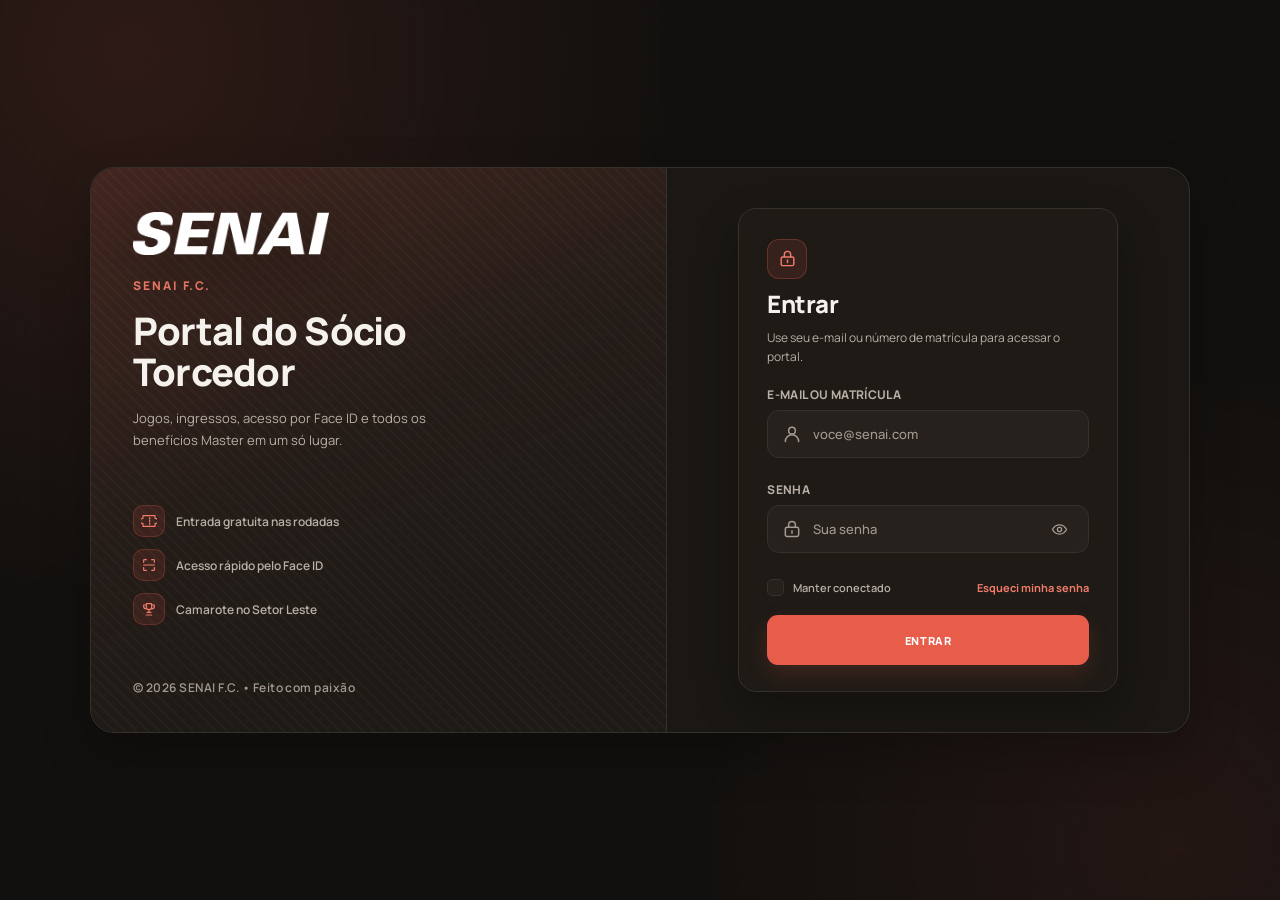
<file: login.html>
<!DOCTYPE html>
<html lang="pt-BR">
<head>
  <meta charset="UTF-8">
  <meta name="viewport" content="width=device-width, initial-scale=1.0">
  <meta name="theme-color" content="#12100e">
  <link rel="icon" type="image/svg+xml" href="assets/images/favicon.svg">
  <meta name="description" content="Acesse o portal do Sócio Torcedor do SENAI F.C. com e-mail ou número de matrícula.">
  <title>Entrar — Portal do Sócio Torcedor | SENAI F.C.</title>
  <link rel="preconnect" href="https://fonts.googleapis.com">
  <link rel="preconnect" href="https://fonts.gstatic.com" crossorigin>
  <link href="https://fonts.googleapis.com/css2?family=Manrope:wght@400;500;600;700;800&display=swap" rel="stylesheet">
  <link rel="stylesheet" href="assets/css/base.css">
  <link rel="stylesheet" href="assets/css/botoes.css">
  <link rel="stylesheet" href="assets/css/componentes.css">
  <link rel="stylesheet" href="assets/css/mobile.css">
  <link rel="stylesheet" href="assets/css/login.css">
  <link rel="stylesheet" href="assets/css/ajustes-toque.css">
</head>
<body class="login-body" data-page="login">
  <noscript><div class="noscript-banner"><strong>JavaScript desativado.</strong> A agenda da temporada, a contagem regressiva e a área do sócio dependem de JavaScript. Ative-o para usar o portal.</div></noscript>
  <a class="skip-link" href="#login-conteudo">Ir para o conteúdo</a>

    <svg class="svg-sprite" xmlns="http://www.w3.org/2000/svg" width="0" height="0" aria-hidden="true">
    <symbol id="icon-arrow" viewBox="0 0 24 24"><path d="M5 12h14M14 7l5 5-5 5"/></symbol>
    <symbol id="icon-arrow-left" viewBox="0 0 24 24"><path d="M19 12H5M10 7l-5 5 5 5"/></symbol>
    <symbol id="icon-bell" viewBox="0 0 24 24"><path d="M6 9a6 6 0 1 1 12 0c0 4 1.5 5.5 2 6H4c.5-.5 2-2 2-6Z"/><path d="M10 19a2 2 0 0 0 4 0"/></symbol>
    <symbol id="icon-bolt" viewBox="0 0 24 24"><path d="M13 2 4 14h6l-1 8 9-12h-6l1-8Z"/></symbol>
    <symbol id="icon-calendar" viewBox="0 0 24 24"><path d="M5 4h14a2 2 0 0 1 2 2v14H3V6a2 2 0 0 1 2-2Z"/><path d="M8 2v4M16 2v4M3 9h18M8 13h.01M12 13h.01M16 13h.01M8 17h.01M12 17h.01"/></symbol>
    <symbol id="icon-camera" viewBox="0 0 24 24"><path d="M4 8h3l1.5-2h7L17 8h3a1 1 0 0 1 1 1v9a1 1 0 0 1-1 1H4a1 1 0 0 1-1-1V9a1 1 0 0 1 1-1Z"/><circle cx="12" cy="13" r="3.5"/></symbol>
    <symbol id="icon-card" viewBox="0 0 24 24"><rect x="3" y="5" width="18" height="14" rx="2"/><path d="M3 10h18M7 15h4"/></symbol>
    <symbol id="icon-chart" viewBox="0 0 24 24"><path d="M4 20V10M10 20V4M16 20v-7M22 20H2"/></symbol>
    <symbol id="icon-check" viewBox="0 0 24 24"><path d="m5 12 4 4L19 6"/></symbol>
    <symbol id="icon-chip" viewBox="0 0 24 24"><rect x="7" y="7" width="10" height="10" rx="1"/><path d="M10 3v4M14 3v4M10 17v4M14 17v4M3 10h4M3 14h4M17 10h4M17 14h4"/></symbol>
    <symbol id="icon-clock" viewBox="0 0 24 24"><circle cx="12" cy="12" r="9"/><path d="M12 7v5l3 2"/></symbol>
    <symbol id="icon-close" viewBox="0 0 24 24"><path d="m6 6 12 12M18 6 6 18"/></symbol>
    <symbol id="icon-eye" viewBox="0 0 24 24"><path d="M2 12s3.6-6.5 10-6.5S22 12 22 12s-3.6 6.5-10 6.5S2 12 2 12Z"/><circle cx="12" cy="12" r="3"/></symbol>
    <symbol id="icon-eye-off" viewBox="0 0 24 24"><path d="M3 3l18 18"/><path d="M10.6 6.2A9.8 9.8 0 0 1 12 6c6.4 0 10 6 10 6a17.6 17.6 0 0 1-3.3 3.9M6.4 7.6A17.4 17.4 0 0 0 2 12s3.6 6 10 6a9.7 9.7 0 0 0 4-.9"/><path d="M9.9 9.9a3 3 0 0 0 4.2 4.2"/></symbol>
    <symbol id="icon-gate" viewBox="0 0 24 24"><path d="M4 20V6a2 2 0 0 1 2-2h12a2 2 0 0 1 2 2v14"/><path d="M2 20h20"/><path d="M9 8v8M15 8v8"/></symbol>
    <symbol id="icon-headset" viewBox="0 0 24 24"><path d="M4 14v-2a8 8 0 0 1 16 0v2"/><path d="M4 14a2 2 0 0 1 2-2h1v7H6a2 2 0 0 1-2-2v-3ZM20 14a2 2 0 0 0-2-2h-1v7h1a2 2 0 0 0 2-2v-3ZM17 19c0 2-2 3-5 3"/></symbol>
    <symbol id="icon-home" viewBox="0 0 24 24"><path d="m3 11 9-8 9 8"/><path d="M5 10v10h14V10"/><path d="M9 20v-6h6v6"/></symbol>
    <symbol id="icon-lock" viewBox="0 0 24 24"><rect x="4" y="10" width="16" height="11" rx="2"/><path d="M8 10V7a4 4 0 0 1 8 0v3M12 14v3"/></symbol>
    <symbol id="icon-logout" viewBox="0 0 24 24"><path d="M14 4H6a1 1 0 0 0-1 1v14a1 1 0 0 0 1 1h8"/><path d="M17 8l4 4-4 4M21 12H9"/></symbol>
    <symbol id="icon-mail" viewBox="0 0 24 24"><rect x="3" y="5" width="18" height="14" rx="2"/><path d="m3.5 6.5 8.5 6 8.5-6"/></symbol>
    <symbol id="icon-map" viewBox="0 0 24 24"><path d="M20 10c0 5-8 11-8 11S4 15 4 10a8 8 0 1 1 16 0Z"/><circle cx="12" cy="10" r="2.5"/></symbol>
    <symbol id="icon-menu" viewBox="0 0 24 24"><path d="M4 7h16M4 12h16M4 17h16"/></symbol>
    <symbol id="icon-nfc" viewBox="0 0 24 24"><path d="M6 20a10 10 0 0 1 0-16"/><path d="M18 4a10 10 0 0 1 0 16"/><path d="M9.5 17a5 5 0 0 1 0-10"/><path d="M14.5 7a5 5 0 0 1 0 10"/></symbol>
    <symbol id="icon-palette" viewBox="0 0 24 24"><path d="M12 3a9 9 0 0 0 0 18c1 0 1.5-.7 1.5-1.5 0-.4-.2-.8-.5-1.1-.3-.3-.4-.7-.4-1.1 0-.8.7-1.3 1.5-1.3H16A5 5 0 0 0 21 11c0-4.4-4-8-9-8Z"/><circle cx="7.5" cy="11" r="1"/><circle cx="10" cy="7" r="1"/><circle cx="15" cy="7.5" r="1"/></symbol>
    <symbol id="icon-phone" viewBox="0 0 24 24"><path d="M6 3h3l2 5-2.5 1.5a12 12 0 0 0 6 6L16 13l5 2v3a2 2 0 0 1-2 2A16 16 0 0 1 4 5a2 2 0 0 1 2-2Z"/></symbol>
    <symbol id="icon-refresh" viewBox="0 0 24 24"><path d="M20 12a8 8 0 1 1-2.3-5.6"/><path d="M20 4v5h-5"/></symbol>
    <symbol id="icon-scan" viewBox="0 0 24 24"><path d="M4 8V5a1 1 0 0 1 1-1h3M20 8V5a1 1 0 0 0-1-1h-3M4 16v3a1 1 0 0 0 1 1h3M20 16v3a1 1 0 0 1-1 1h-3M4 12h16"/></symbol>
    <symbol id="icon-share" viewBox="0 0 24 24"><circle cx="18" cy="5" r="2.5"/><circle cx="6" cy="12" r="2.5"/><circle cx="18" cy="19" r="2.5"/><path d="M8.2 10.8 15.8 6.2M8.2 13.2l7.6 4.6"/></symbol>
    <symbol id="icon-shield" viewBox="0 0 24 24"><path d="M12 3 4 6v5c0 5 3.4 8.5 8 10 4.6-1.5 8-5 8-10V6l-8-3Z"/><path d="m9 12 2 2 4-5"/></symbol>
    <symbol id="icon-signal" viewBox="0 0 24 24"><path d="M5 20v-4M10 20v-8M15 20v-12M20 20V4"/></symbol>
    <symbol id="icon-stadium" viewBox="0 0 24 24"><path d="M3 9c3-3 15-3 18 0v7H3V9Z"/><path d="M7 12h10M8 16v3M16 16v3M3 9V6h18v3"/></symbol>
    <symbol id="icon-ticket" viewBox="0 0 24 24"><path d="M3 8a2 2 0 0 0 0 8v4h18v-4a2 2 0 0 0 0-8V4H3Z"/><path d="M13 7v2M13 11v2M13 15v2"/></symbol>
    <symbol id="icon-trash" viewBox="0 0 24 24"><path d="M4 7h16M9 7V4h6v3M6 7l1 13h10l1-13M10 11v6M14 11v6"/></symbol>
    <symbol id="icon-trophy" viewBox="0 0 24 24"><path d="M8 4h8v5a4 4 0 0 1-8 0V4Z"/><path d="M8 6H4v2a4 4 0 0 0 4 4M16 6h4v2a4 4 0 0 1-4 4M12 13v4M8 21h8M9 17h6"/></symbol>
    <symbol id="icon-user" viewBox="0 0 24 24"><circle cx="12" cy="8" r="4"/><path d="M4 21a8 8 0 0 1 16 0"/></symbol>
    <symbol id="icon-wallet" viewBox="0 0 24 24"><path d="M3 7a2 2 0 0 1 2-2h12a2 2 0 0 1 2 2"/><rect x="3" y="7" width="18" height="12" rx="2"/><path d="M16 13h2"/></symbol>
  </svg>

  <main class="login-shell">
    <section class="login-brand" aria-labelledby="login-brand-title">
      <div class="login-brand-inner">
        <img class="login-logo" src="assets/images/senai_logo_light.png" alt="SENAI" width="1728" height="383">
        <p class="login-brand-kicker">SENAI F.C.</p>
        <h1 class="login-brand-title" id="login-brand-title">Portal do Sócio Torcedor</h1>
        <p class="login-brand-text">Jogos, ingressos, acesso por Face ID e todos os benefícios Master em um só lugar.</p>
      </div>

      <ul class="login-perks">
        <li><span class="login-perk-icon"><svg class="icon" aria-hidden="true"><use href="#icon-ticket"></use></svg></span>Entrada gratuita nas rodadas</li>
        <li><span class="login-perk-icon"><svg class="icon" aria-hidden="true"><use href="#icon-scan"></use></svg></span>Acesso rápido pelo Face ID</li>
        <li><span class="login-perk-icon"><svg class="icon" aria-hidden="true"><use href="#icon-trophy"></use></svg></span>Camarote no Setor Leste</li>
      </ul>

      <p class="login-brand-foot">© 2026 SENAI F.C. &bull; Feito com paixão</p>
    </section>

    <section class="login-panel" id="login-conteudo" aria-label="Acesso do sócio torcedor">
      <div class="login-card-stack">

        <form class="login-card" id="login-form" novalidate>
          <header class="login-card-head">
            <span class="login-card-badge"><svg class="icon" aria-hidden="true"><use href="#icon-lock"></use></svg></span>
            <h2>Entrar</h2>
            <p>Use seu e-mail ou número de matrícula para acessar o portal.</p>
          </header>

          <div class="login-field">
            <label for="login-usuario">E-mail ou matrícula</label>
            <div class="login-control">
              <svg class="icon" aria-hidden="true"><use href="#icon-user"></use></svg>
              <input id="login-usuario" name="usuario" type="text" inputmode="email" autocomplete="username" placeholder="voce@senai.com" required aria-describedby="login-usuario-erro">
            </div>
            <p class="login-error" id="login-usuario-erro" role="alert"></p>
          </div>

          <div class="login-field">
            <label for="login-senha">Senha</label>
            <div class="login-control">
              <svg class="icon" aria-hidden="true"><use href="#icon-lock"></use></svg>
              <input id="login-senha" name="senha" type="password" autocomplete="current-password" placeholder="Sua senha" required minlength="6" aria-describedby="login-senha-erro">
              <button class="login-toggle" id="login-ver-senha" type="button" aria-label="Mostrar senha" aria-pressed="false">
                <svg class="icon" aria-hidden="true"><use href="#icon-eye"></use></svg>
              </button>
            </div>
            <p class="login-error" id="login-senha-erro" role="alert"></p>
          </div>

          <div class="login-row">
            <label class="login-check">
              <input type="checkbox" id="login-lembrar">
              <span aria-hidden="true"></span>
              Manter conectado
            </label>
            <button class="login-link" id="login-esqueci" type="button">Esqueci minha senha</button>
          </div>

          <button class="primary-button login-submit" id="login-enviar" type="submit">
            <span class="login-submit-text">Entrar</span>
            <span class="login-spinner" aria-hidden="true"></span>
          </button>
        </form>

        <form class="login-card" id="login-recuperar" novalidate hidden>
          <header class="login-card-head">
            <span class="login-card-badge"><svg class="icon" aria-hidden="true"><use href="#icon-mail"></use></svg></span>
            <h2>Recuperar senha</h2>
            <p>Informe seu e-mail ou matrícula e enviaremos o link de redefinição.</p>
          </header>

          <div class="login-field">
            <label for="recuperar-usuario">E-mail ou matrícula</label>
            <div class="login-control">
              <svg class="icon" aria-hidden="true"><use href="#icon-mail"></use></svg>
              <input id="recuperar-usuario" name="usuario" type="text" inputmode="email" autocomplete="username" placeholder="voce@senai.com" required aria-describedby="recuperar-usuario-erro">
            </div>
            <p class="login-error" id="recuperar-usuario-erro" role="alert"></p>
          </div>

          <button class="primary-button login-submit" type="submit">
            <span class="login-submit-text">Enviar link de recuperação</span>
            <span class="login-spinner" aria-hidden="true"></span>
          </button>

          <button class="login-link login-back" id="login-voltar" type="button">
            <svg class="icon" aria-hidden="true"><use href="#icon-arrow-left"></use></svg>
            Voltar para o login
          </button>
        </form>

        <div class="login-card" id="login-sessao" hidden>
          <span class="login-card-badge ok"><svg class="icon" aria-hidden="true"><use href="#icon-check"></use></svg></span>
          <h2>Bem-vindo de volta</h2>
          <p class="login-session-name" id="login-sessao-nome">Operário</p>
          <p class="login-session-mail" id="login-sessao-email"></p>

          <a class="primary-button login-submit" href="senai-torcedor-web.html">
            <span class="login-submit-text">Continuar como <span id="login-sessao-primeiro">Operário</span></span>
          </a>

          <button class="login-link" id="login-sair" type="button">Sair da conta</button>
        </div>

      </div>
    </section>
  </main>

  <div class="toast" id="toast" role="status" aria-live="polite" aria-atomic="true"><svg class="icon" aria-hidden="true"><use href="#icon-check"></use></svg><span id="toast-message"></span></div>
  <script src="assets/js/senai-torcedor-web.js" defer></script>
</body>
</html>
</file>
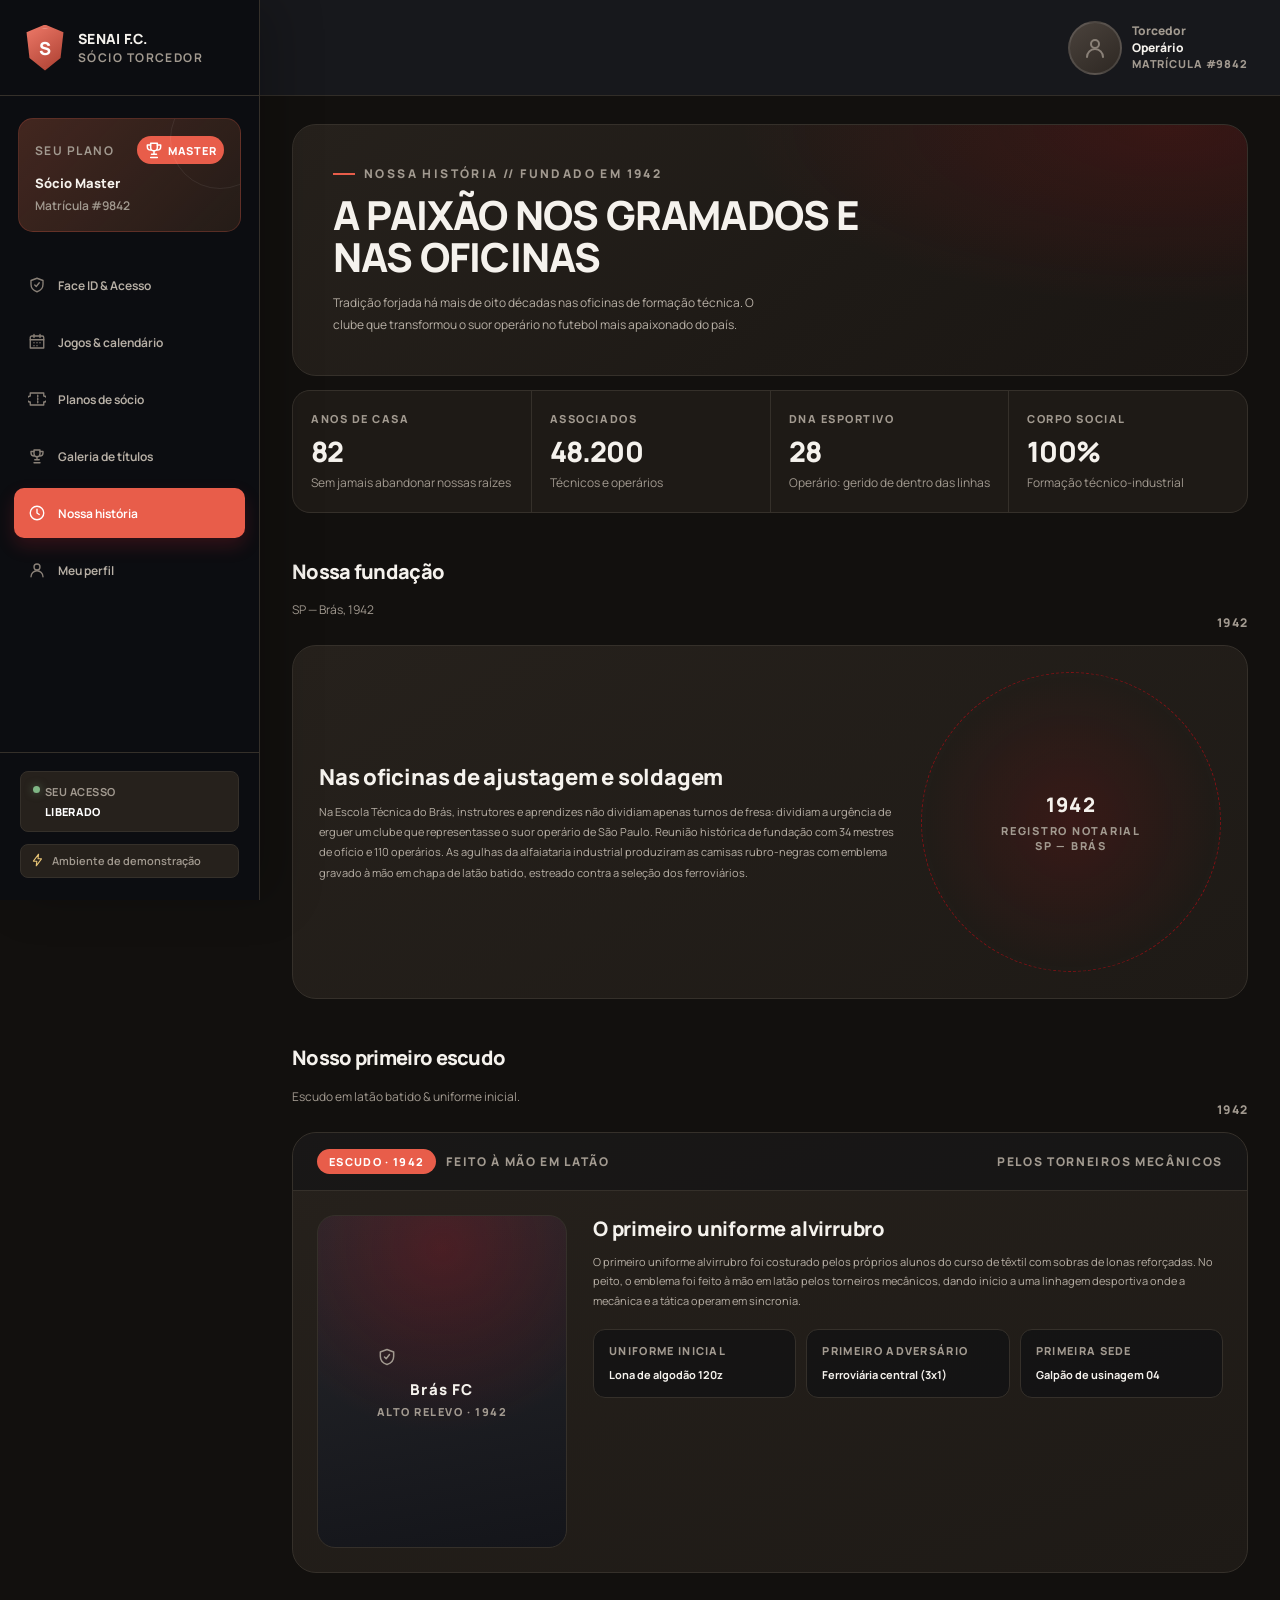
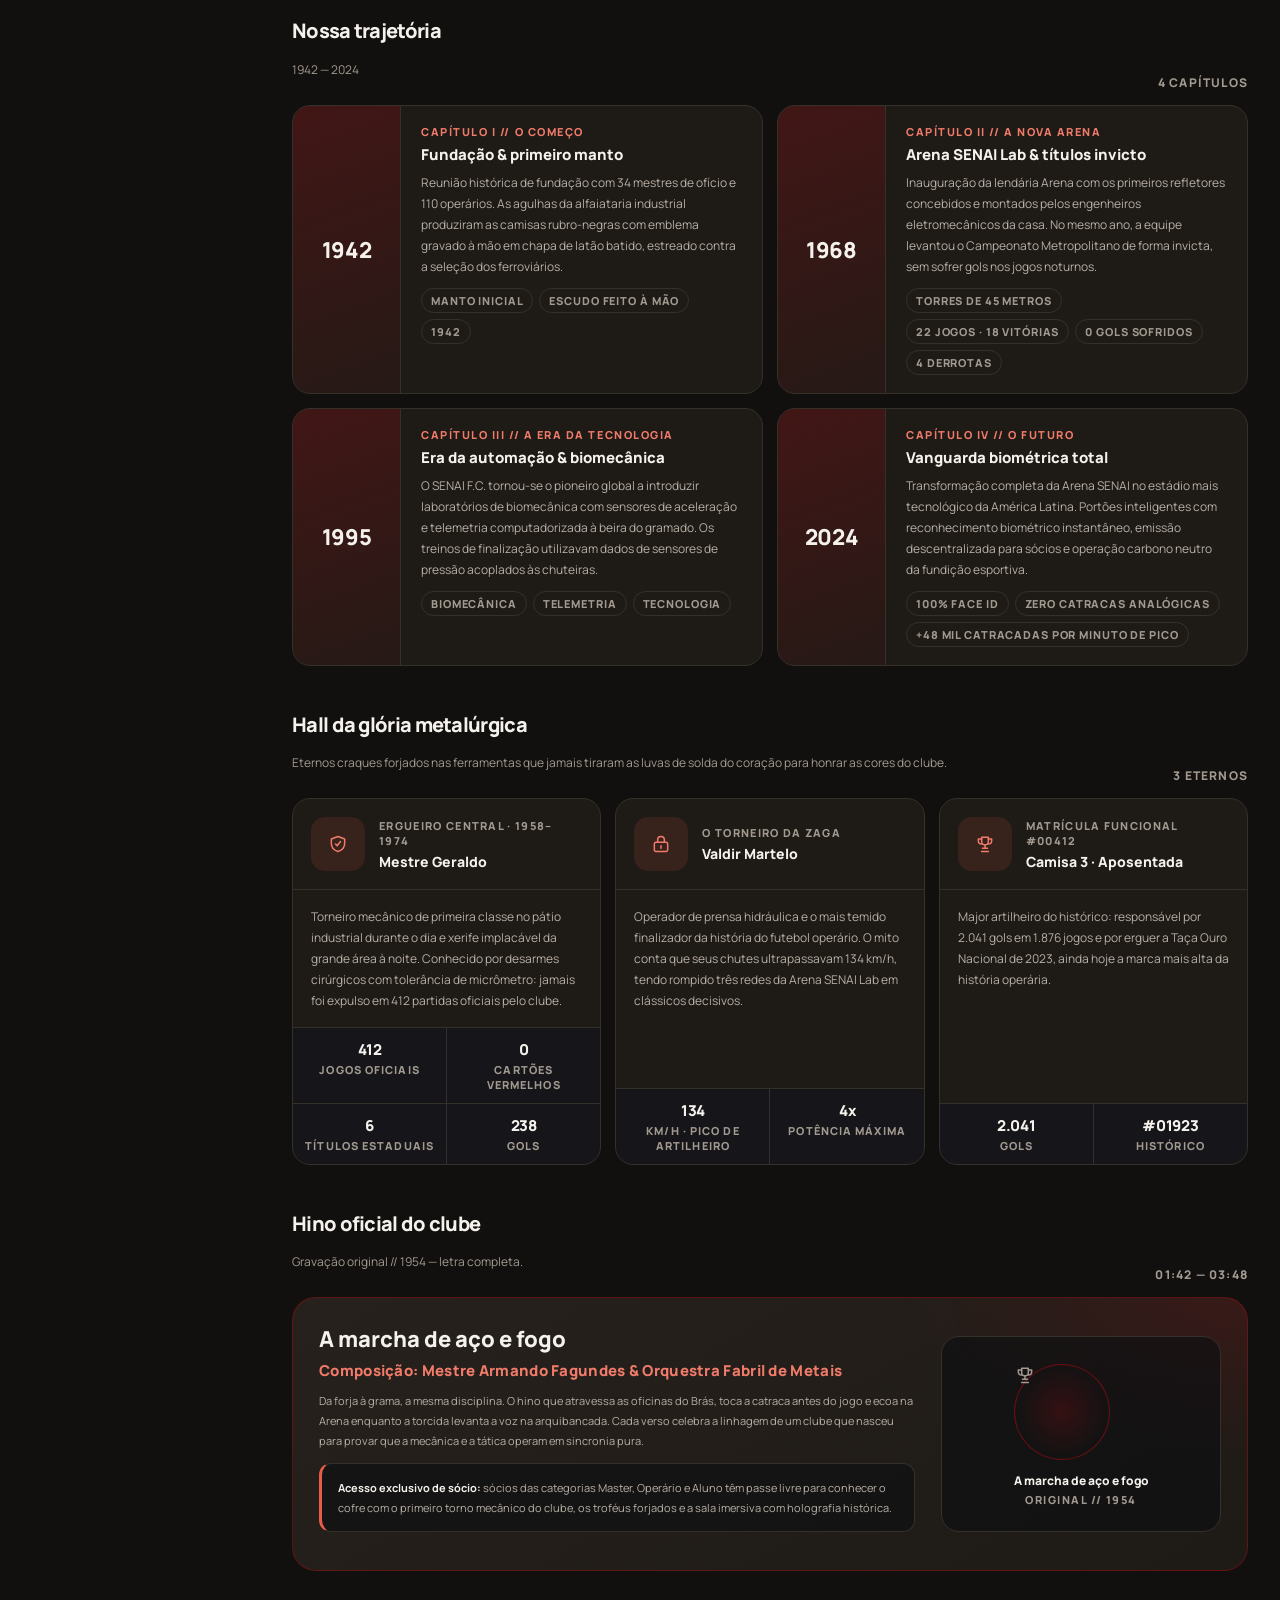
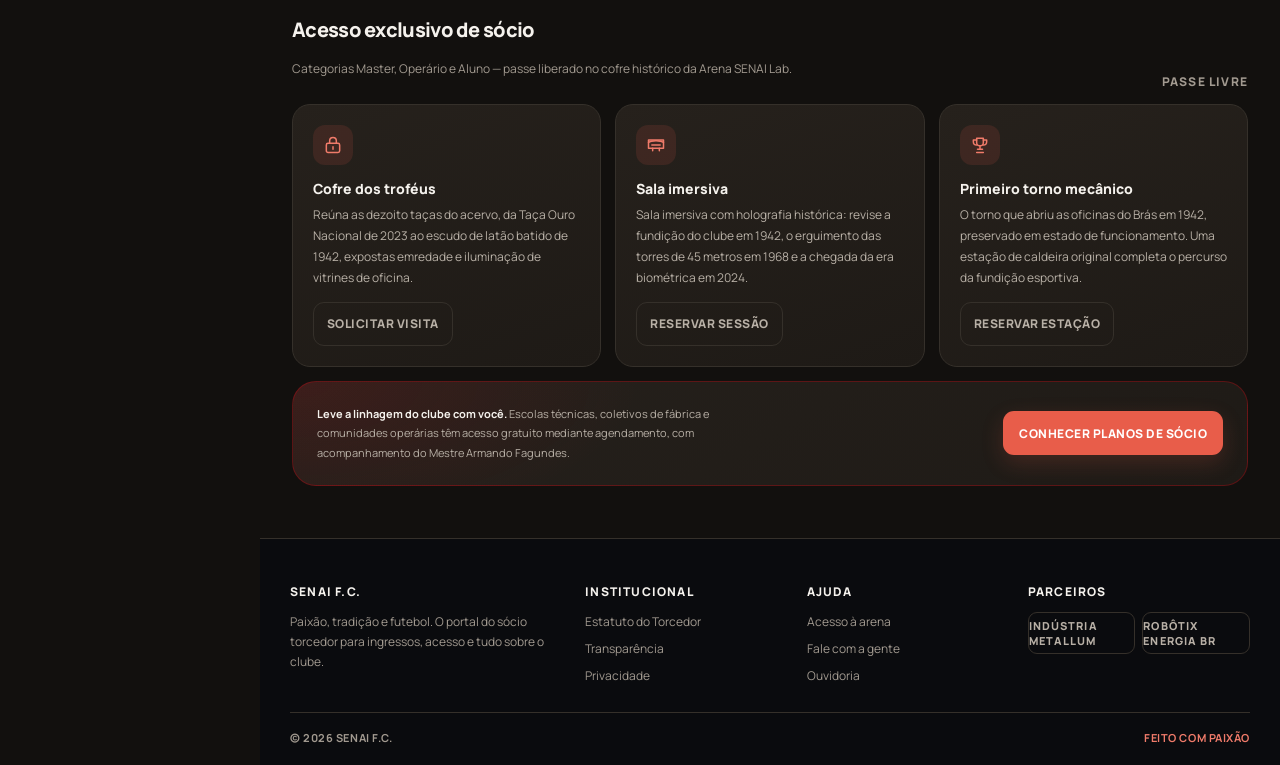
<file: nossa-historia.html>
<!DOCTYPE html>
<html lang="pt-BR">
<head>
  <meta charset="UTF-8">
  <meta name="viewport" content="width=device-width, initial-scale=1.0">
  <meta name="theme-color" content="#0a0a0d">
  <link rel="icon" type="image/svg+xml" href="assets/images/favicon.svg">
  <meta name="description" content="Conheça a história do SENAI F.C. e a evolução do projeto esportivo.">
  <title>Nossa história — SENAI F.C.</title>
  <link rel="preconnect" href="https://fonts.googleapis.com">
  <link rel="preconnect" href="https://fonts.gstatic.com" crossorigin>
  <link href="https://fonts.googleapis.com/css2?family=Manrope:wght@400;500;600;700;800&display=swap" rel="stylesheet">
  <link rel="stylesheet" href="assets/css/base.css">
  <link rel="stylesheet" href="assets/css/layout.css">
  <link rel="stylesheet" href="assets/css/botoes.css">
  <link rel="stylesheet" href="assets/css/jogos.css">
  <link rel="stylesheet" href="assets/css/componentes.css">
  <link rel="stylesheet" href="assets/css/galeria.css">
  <link rel="stylesheet" href="assets/css/historia.css">
  <link rel="stylesheet" href="assets/css/mobile.css">
</head>
<body data-page="historia">
  <noscript><div class="noscript-banner"><strong>JavaScript desativado.</strong> A agenda da temporada, a contagem regressiva e a área do sócio dependem de JavaScript. Ative-o para usar o portal.</div></noscript>
  <a class="skip-link" href="#conteudo">Ir para o conteúdo</a>
      <svg class="svg-sprite" xmlns="http://www.w3.org/2000/svg" width="0" height="0" aria-hidden="true">
    <symbol id="icon-arrow" viewBox="0 0 24 24"><path d="M5 12h14M14 7l5 5-5 5"/></symbol>
    <symbol id="icon-arrow-left" viewBox="0 0 24 24"><path d="M19 12H5M10 7l-5 5 5 5"/></symbol>
    <symbol id="icon-bell" viewBox="0 0 24 24"><path d="M6 9a6 6 0 1 1 12 0c0 4 1.5 5.5 2 6H4c.5-.5 2-2 2-6Z"/><path d="M10 19a2 2 0 0 0 4 0"/></symbol>
    <symbol id="icon-bolt" viewBox="0 0 24 24"><path d="M13 2 4 14h6l-1 8 9-12h-6l1-8Z"/></symbol>
    <symbol id="icon-calendar" viewBox="0 0 24 24"><path d="M5 4h14a2 2 0 0 1 2 2v14H3V6a2 2 0 0 1 2-2Z"/><path d="M8 2v4M16 2v4M3 9h18M8 13h.01M12 13h.01M16 13h.01M8 17h.01M12 17h.01"/></symbol>
    <symbol id="icon-camera" viewBox="0 0 24 24"><path d="M4 8h3l1.5-2h7L17 8h3a1 1 0 0 1 1 1v9a1 1 0 0 1-1 1H4a1 1 0 0 1-1-1V9a1 1 0 0 1 1-1Z"/><circle cx="12" cy="13" r="3.5"/></symbol>
    <symbol id="icon-card" viewBox="0 0 24 24"><rect x="3" y="5" width="18" height="14" rx="2"/><path d="M3 10h18M7 15h4"/></symbol>
    <symbol id="icon-chart" viewBox="0 0 24 24"><path d="M4 20V10M10 20V4M16 20v-7M22 20H2"/></symbol>
    <symbol id="icon-check" viewBox="0 0 24 24"><path d="m5 12 4 4L19 6"/></symbol>
    <symbol id="icon-chip" viewBox="0 0 24 24"><rect x="7" y="7" width="10" height="10" rx="1"/><path d="M10 3v4M14 3v4M10 17v4M14 17v4M3 10h4M3 14h4M17 10h4M17 14h4"/></symbol>
    <symbol id="icon-clock" viewBox="0 0 24 24"><circle cx="12" cy="12" r="9"/><path d="M12 7v5l3 2"/></symbol>
    <symbol id="icon-close" viewBox="0 0 24 24"><path d="m6 6 12 12M18 6 6 18"/></symbol>
    <symbol id="icon-eye" viewBox="0 0 24 24"><path d="M2 12s3.6-6.5 10-6.5S22 12 22 12s-3.6 6.5-10 6.5S2 12 2 12Z"/><circle cx="12" cy="12" r="3"/></symbol>
    <symbol id="icon-eye-off" viewBox="0 0 24 24"><path d="M3 3l18 18"/><path d="M10.6 6.2A9.8 9.8 0 0 1 12 6c6.4 0 10 6 10 6a17.6 17.6 0 0 1-3.3 3.9M6.4 7.6A17.4 17.4 0 0 0 2 12s3.6 6 10 6a9.7 9.7 0 0 0 4-.9"/><path d="M9.9 9.9a3 3 0 0 0 4.2 4.2"/></symbol>
    <symbol id="icon-gate" viewBox="0 0 24 24"><path d="M4 20V6a2 2 0 0 1 2-2h12a2 2 0 0 1 2 2v14"/><path d="M2 20h20"/><path d="M9 8v8M15 8v8"/></symbol>
    <symbol id="icon-headset" viewBox="0 0 24 24"><path d="M4 14v-2a8 8 0 0 1 16 0v2"/><path d="M4 14a2 2 0 0 1 2-2h1v7H6a2 2 0 0 1-2-2v-3ZM20 14a2 2 0 0 0-2-2h-1v7h1a2 2 0 0 0 2-2v-3ZM17 19c0 2-2 3-5 3"/></symbol>
    <symbol id="icon-home" viewBox="0 0 24 24"><path d="m3 11 9-8 9 8"/><path d="M5 10v10h14V10"/><path d="M9 20v-6h6v6"/></symbol>
    <symbol id="icon-lock" viewBox="0 0 24 24"><rect x="4" y="10" width="16" height="11" rx="2"/><path d="M8 10V7a4 4 0 0 1 8 0v3M12 14v3"/></symbol>
    <symbol id="icon-logout" viewBox="0 0 24 24"><path d="M14 4H6a1 1 0 0 0-1 1v14a1 1 0 0 0 1 1h8"/><path d="M17 8l4 4-4 4M21 12H9"/></symbol>
    <symbol id="icon-mail" viewBox="0 0 24 24"><rect x="3" y="5" width="18" height="14" rx="2"/><path d="m3.5 6.5 8.5 6 8.5-6"/></symbol>
    <symbol id="icon-map" viewBox="0 0 24 24"><path d="M20 10c0 5-8 11-8 11S4 15 4 10a8 8 0 1 1 16 0Z"/><circle cx="12" cy="10" r="2.5"/></symbol>
    <symbol id="icon-menu" viewBox="0 0 24 24"><path d="M4 7h16M4 12h16M4 17h16"/></symbol>
    <symbol id="icon-nfc" viewBox="0 0 24 24"><path d="M6 20a10 10 0 0 1 0-16"/><path d="M18 4a10 10 0 0 1 0 16"/><path d="M9.5 17a5 5 0 0 1 0-10"/><path d="M14.5 7a5 5 0 0 1 0 10"/></symbol>
    <symbol id="icon-palette" viewBox="0 0 24 24"><path d="M12 3a9 9 0 0 0 0 18c1 0 1.5-.7 1.5-1.5 0-.4-.2-.8-.5-1.1-.3-.3-.4-.7-.4-1.1 0-.8.7-1.3 1.5-1.3H16A5 5 0 0 0 21 11c0-4.4-4-8-9-8Z"/><circle cx="7.5" cy="11" r="1"/><circle cx="10" cy="7" r="1"/><circle cx="15" cy="7.5" r="1"/></symbol>
    <symbol id="icon-phone" viewBox="0 0 24 24"><path d="M6 3h3l2 5-2.5 1.5a12 12 0 0 0 6 6L16 13l5 2v3a2 2 0 0 1-2 2A16 16 0 0 1 4 5a2 2 0 0 1 2-2Z"/></symbol>
    <symbol id="icon-refresh" viewBox="0 0 24 24"><path d="M20 12a8 8 0 1 1-2.3-5.6"/><path d="M20 4v5h-5"/></symbol>
    <symbol id="icon-scan" viewBox="0 0 24 24"><path d="M4 8V5a1 1 0 0 1 1-1h3M20 8V5a1 1 0 0 0-1-1h-3M4 16v3a1 1 0 0 0 1 1h3M20 16v3a1 1 0 0 1-1 1h-3M4 12h16"/></symbol>
    <symbol id="icon-share" viewBox="0 0 24 24"><circle cx="18" cy="5" r="2.5"/><circle cx="6" cy="12" r="2.5"/><circle cx="18" cy="19" r="2.5"/><path d="M8.2 10.8 15.8 6.2M8.2 13.2l7.6 4.6"/></symbol>
    <symbol id="icon-shield" viewBox="0 0 24 24"><path d="M12 3 4 6v5c0 5 3.4 8.5 8 10 4.6-1.5 8-5 8-10V6l-8-3Z"/><path d="m9 12 2 2 4-5"/></symbol>
    <symbol id="icon-signal" viewBox="0 0 24 24"><path d="M5 20v-4M10 20v-8M15 20v-12M20 20V4"/></symbol>
    <symbol id="icon-stadium" viewBox="0 0 24 24"><path d="M3 9c3-3 15-3 18 0v7H3V9Z"/><path d="M7 12h10M8 16v3M16 16v3M3 9V6h18v3"/></symbol>
    <symbol id="icon-ticket" viewBox="0 0 24 24"><path d="M3 8a2 2 0 0 0 0 8v4h18v-4a2 2 0 0 0 0-8V4H3Z"/><path d="M13 7v2M13 11v2M13 15v2"/></symbol>
    <symbol id="icon-trash" viewBox="0 0 24 24"><path d="M4 7h16M9 7V4h6v3M6 7l1 13h10l1-13M10 11v6M14 11v6"/></symbol>
    <symbol id="icon-trophy" viewBox="0 0 24 24"><path d="M8 4h8v5a4 4 0 0 1-8 0V4Z"/><path d="M8 6H4v2a4 4 0 0 0 4 4M16 6h4v2a4 4 0 0 1-4 4M12 13v4M8 21h8M9 17h6"/></symbol>
    <symbol id="icon-user" viewBox="0 0 24 24"><circle cx="12" cy="8" r="4"/><path d="M4 21a8 8 0 0 1 16 0"/></symbol>
    <symbol id="icon-wallet" viewBox="0 0 24 24"><path d="M3 7a2 2 0 0 1 2-2h12a2 2 0 0 1 2 2"/><rect x="3" y="7" width="18" height="12" rx="2"/><path d="M16 13h2"/></symbol>
  </svg>

  <aside class="sidebar" id="sidebar" aria-label="Navegação principal">
    <div class="sidebar-header"><a class="brand" href="senai-torcedor-web.html" aria-label="SENAI F.C. — página principal"><span class="brand-mark" aria-hidden="true">S</span><span class="brand-copy"><strong>SENAI F.C.</strong><span>Sócio torcedor</span></span></a><button class="icon-button sidebar-close" id="sidebar-close" type="button" aria-label="Fechar menu"><svg class="icon" aria-hidden="true"><use href="#icon-close"></use></svg></button></div>
    <div class="membership-card" aria-label="Plano Sócio Master"><div class="membership-topline"><span>Seu plano</span><span class="vip-badge"><svg class="icon" aria-hidden="true"><use href="#icon-trophy"></use></svg>Master</span></div><div class="membership-title" data-user-plan>Sócio Master</div><div class="membership-number" data-user-matricula>Matrícula #9842</div></div>
    <nav class="sidebar-nav" aria-label="Páginas do portal">
      <a class="nav-link" href="face-id-acesso.html" data-page-link="face-id"><svg class="icon" aria-hidden="true"><use href="#icon-shield"></use></svg><span>Face ID &amp; Acesso</span></a>
      <a class="nav-link" href="senai-torcedor-web.html" data-page-link="jogos"><svg class="icon" aria-hidden="true"><use href="#icon-calendar"></use></svg><span>Jogos &amp; calendário</span></a>
      <a class="nav-link" href="planos-de-socio.html" data-page-link="planos"><svg class="icon" aria-hidden="true"><use href="#icon-ticket"></use></svg><span>Planos de sócio</span></a>
      <a class="nav-link" href="galeria-de-titulos.html" data-page-link="galeria"><svg class="icon" aria-hidden="true"><use href="#icon-trophy"></use></svg><span>Galeria de títulos</span></a>
      <a class="nav-link active" href="nossa-historia.html" data-page-link="historia" aria-current="page"><svg class="icon" aria-hidden="true"><use href="#icon-clock"></use></svg><span>Nossa história</span></a>
      <a class="nav-link" href="perfil.html" data-page-link="perfil"><svg class="icon" aria-hidden="true"><use href="#icon-user"></use></svg><span>Meu perfil</span></a>
    </nav>
    <div class="sidebar-footer"><div class="connection-status"><span>Seu acesso</span><strong>Liberado</strong></div><p class="demo-badge"><svg class="icon" aria-hidden="true"><use href="#icon-bolt"></use></svg><span>Ambiente de demonstração</span></p></div>
  </aside>
  <button class="sidebar-overlay" id="sidebar-overlay" type="button" aria-label="Fechar menu"></button>

  <div class="main-shell">
    <header class="topbar"><div class="topbar-inner">
      <button class="icon-button menu-button" id="menu-button" type="button" aria-label="Abrir menu" aria-controls="sidebar" aria-expanded="false"><svg class="icon" aria-hidden="true"><use href="#icon-menu"></use></svg></button>
      <div class="topbar-actions"><a class="profile-button" href="perfil.html" data-page-link="perfil" aria-label="Abrir configurações do perfil"><span class="avatar avatar-photo" aria-hidden="true"></span><span class="profile-copy"><span>Torcedor</span><strong data-user-name>Operário</strong><small data-user-matricula>Matrícula #9842</small></span></a></div>
    </div></header>

    <main class="page-container" id="conteudo">
      <section class="hs-hero" aria-labelledby="hs-title">
        <p class="hs-kicker">Nossa história // fundado em 1942</p>
        <h1 id="hs-title">A paixão nos gramados e nas oficinas</h1>
        <p class="hs-hero-copy">Tradição forjada há mais de oito décadas nas oficinas de formação técnica. O clube que transformou o suor operário no futebol mais apaixonado do país.</p>
      </section>

      <div class="hs-numbers" role="list" aria-label="Números do clube">
        <div class="hs-number" role="listitem"><span>Anos de casa</span><strong>82</strong><em>Sem jamais abandonar nossas raízes</em></div>
        <div class="hs-number" role="listitem"><span>Associados</span><strong>48.200</strong><em>Técnicos e operários</em></div>
        <div class="hs-number" role="listitem"><span>DNA esportivo</span><strong>28</strong><em>Operário: gerido de dentro das linhas</em></div>
        <div class="hs-number" role="listitem"><span>Corpo social</span><strong>100%</strong><em>Formação técnico-industrial</em></div>
      </div>

      <section class="subpage-section" aria-labelledby="notarial">
        <div class="subpage-section-header"><div><h2 id="notarial">Nossa fundação</h2><p>SP &mdash; Brás, 1942</p></div><span class="match-count">1942</span></div>
        <div class="hs-notarial">
          <div>
            <h2>Nas oficinas de ajustagem e soldagem</h2>
            <p>Na Escola Técnica do Brás, instrutores e aprendizes não dividiam apenas turnos de fresa: dividiam a urgência de erguer um clube que representasse o suor operário de São Paulo. Reunião histórica de fundação com 34 mestres de ofício e 110 operários. As agulhas da alfaiataria industrial produziram as camisas rubro-negras com emblema gravado à mão em chapa de latão batido, estreado contra a seleção dos ferroviários.</p>
          </div>
          <div class="hs-seal"><div><strong>1942</strong><span>Registro notarial<br>SP &mdash; Brás</span></div></div>
        </div>
      </section>

      <section class="subpage-section" aria-labelledby="artefato">
        <div class="subpage-section-header"><div><h2 id="artefato">Nosso primeiro escudo</h2><p>Escudo em latão batido &amp; uniforme inicial.</p></div><span class="match-count">1942</span></div>
        <article class="hs-artifact">
          <header class="hs-artifact-head">
            <div class="hs-artifact-id"><span class="gl-ribbon">Escudo &middot; 1942</span><span class="gl-registry">Feito à mão em latão</span></div>
            <span class="gl-registry">Pelos torneiros mecânicos</span>
          </header>
          <div class="hs-artifact-body">
            <div class="hs-shield"><div><span class="hs-shield-mark"><svg class="icon" aria-hidden="true"><use href="#icon-shield"></use></svg></span><b>Brás FC</b><span>Alto relevo &middot; 1942</span></div></div>
            <div>
              <h3>O primeiro uniforme alvirrubro</h3>
              <p class="hs-artifact-copy">O primeiro uniforme alvirrubro foi costurado pelos próprios alunos do curso de têxtil com sobras de lonas reforçadas. No peito, o emblema foi feito à mão em latão pelos torneiros mecânicos, dando início a uma linhagem desportiva onde a mecânica e a tática operam em sincronia.</p>
              <div class="hs-facts">
                <div class="hs-fact"><span>Uniforme inicial</span><strong>Lona de algodão 120z</strong></div>
                <div class="hs-fact"><span>Primeiro adversário</span><strong>Ferroviária central (3x1)</strong></div>
                <div class="hs-fact"><span>Primeira sede</span><strong>Galpão de usinagem 04</strong></div>
              </div>
            </div>
          </div>
        </article>
      </section>

      <section class="subpage-section" aria-labelledby="cronicas">
        <div class="subpage-section-header"><div><h2 id="cronicas">Nossa trajetória</h2><p>1942 &mdash; 2024</p></div><span class="match-count">4 capítulos</span></div>
        <div class="hs-chronics">
          <article class="hs-chapter">
            <div class="hs-chapter-year">1942</div>
            <div class="hs-chapter-body">
              <span>Capítulo I // O começo</span>
              <h3>Fundação &amp; primeiro manto</h3>
              <p>Reunião histórica de fundação com 34 mestres de ofício e 110 operários. As agulhas da alfaiataria industrial produziram as camisas rubro-negras com emblema gravado à mão em chapa de latão batido, estreado contra a seleção dos ferroviários.</p>
              <div class="hs-chapter-tags"><span class="hs-tag">Manto inicial</span><span class="hs-tag">Escudo feito à mão</span><span class="hs-tag">1942</span></div>
            </div>
          </article>
          <article class="hs-chapter">
            <div class="hs-chapter-year">1968</div>
            <div class="hs-chapter-body">
              <span>Capítulo II // A nova arena</span>
              <h3>Arena SENAI Lab &amp; títulos invicto</h3>
              <p>Inauguração da lendária Arena com os primeiros refletores concebidos e montados pelos engenheiros eletromecânicos da casa. No mesmo ano, a equipe levantou o Campeonato Metropolitano de forma invicta, sem sofrer gols nos jogos noturnos.</p>
              <div class="hs-chapter-tags"><span class="hs-tag">Torres de 45 metros</span><span class="hs-tag">22 jogos &middot; 18 vitórias</span><span class="hs-tag">0 gols sofridos</span><span class="hs-tag">4 derrotas</span></div>
            </div>
          </article>
          <article class="hs-chapter">
            <div class="hs-chapter-year">1995</div>
            <div class="hs-chapter-body">
              <span>Capítulo III // A era da tecnologia</span>
              <h3>Era da automação &amp; biomecânica</h3>
              <p>O SENAI F.C. tornou-se o pioneiro global a introduzir laboratórios de biomecânica com sensores de aceleração e telemetria computadorizada à beira do gramado. Os treinos de finalização utilizavam dados de sensores de pressão acoplados às chuteiras.</p>
              <div class="hs-chapter-tags"><span class="hs-tag">Biomecânica</span><span class="hs-tag">Telemetria</span><span class="hs-tag">Tecnologia</span></div>
            </div>
          </article>
          <article class="hs-chapter">
            <div class="hs-chapter-year">2024</div>
            <div class="hs-chapter-body">
              <span>Capítulo IV // O futuro</span>
              <h3>Vanguarda biométrica total</h3>
              <p>Transformação completa da Arena SENAI no estádio mais tecnológico da América Latina. Portões inteligentes com reconhecimento biométrico instantâneo, emissão descentralizada para sócios e operação carbono neutro da fundição esportiva.</p>
              <div class="hs-chapter-tags"><span class="hs-tag">100% face ID</span><span class="hs-tag">Zero catracas analógicas</span><span class="hs-tag">+48 mil catracadas por minuto de pico</span></div>
            </div>
          </article>
        </div>
      </section>

      <section class="subpage-section" aria-labelledby="hall">
        <div class="subpage-section-header"><div><h2 id="hall">Hall da glória metalúrgica</h2><p>Eternos craques forjados nas ferramentas que jamais tiraram as luvas de solda do coração para honrar as cores do clube.</p></div><span class="match-count">3 eternos</span></div>
        <div class="hs-hall">
          <article class="hs-legend">
            <div class="hs-legend-top"><span class="hs-legend-avatar"><svg class="icon" aria-hidden="true"><use href="#icon-shield"></use></svg></span><div><span class="hs-legend-role">Ergueiro central &middot; 1958&ndash;1974</span><h3>Mestre Geraldo</h3></div></div>
            <p>Torneiro mecânico de primeira classe no pátio industrial durante o dia e xerife implacável da grande área à noite. Conhecido por desarmes cirúrgicos com tolerância de micrômetro: jamais foi expulso em 412 partidas oficiais pelo clube.</p>
            <div class="hs-legend-stats"><div><strong>412</strong><span>Jogos oficiais</span></div><div><strong>0</strong><span>Cartões vermelhos</span></div><div><strong>6</strong><span>Títulos estaduais</span></div><div><strong>238</strong><span>Gols</span></div></div>
          </article>
          <article class="hs-legend">
            <div class="hs-legend-top"><span class="hs-legend-avatar"><svg class="icon" aria-hidden="true"><use href="#icon-lock"></use></svg></span><div><span class="hs-legend-role">O torneiro da zaga</span><h3>Valdir Martelo</h3></div></div>
            <p>Operador de prensa hidráulica e o mais temido finalizador da história do futebol operário. O mito conta que seus chutes ultrapassavam 134 km/h, tendo rompido três redes da Arena SENAI Lab em clássicos decisivos.</p>
            <div class="hs-legend-stats"><div><strong>134</strong><span>km/h &middot; pico de artilheiro</span></div><div><strong>4x</strong><span>Potência máxima</span></div></div>
          </article>
          <article class="hs-legend">
            <div class="hs-legend-top"><span class="hs-legend-avatar"><svg class="icon" aria-hidden="true"><use href="#icon-trophy"></use></svg></span><div><span class="hs-legend-role">Matrícula funcional #00412</span><h3>Camisa 3 &middot; Aposentada</h3></div></div>
            <p>Major artilheiro do histórico: responsável por 2.041 gols em 1.876 jogos e por erguer a Taça Ouro Nacional de 2023, ainda hoje a marca mais alta da história operária.</p>
            <div class="hs-legend-stats"><div><strong>2.041</strong><span>Gols</span></div><div><strong>#01923</strong><span>Histórico</span></div></div>
          </article>
        </div>
      </section>

      <section class="subpage-section" aria-labelledby="hino">
        <div class="subpage-section-header"><div><h2 id="hino">Hino oficial do clube</h2><p>Gravação original // 1954 &mdash; letra completa.</p></div><span class="match-count">01:42 &mdash; 03:48</span></div>
        <div class="hs-anthem">
          <div>
            <h2>A marcha de aço e fogo</h2>
            <h3>Composição: Mestre Armando Fagundes &amp; Orquestra Fabril de Metais</h3>
            <p>Da forja à grama, a mesma disciplina. O hino que atravessa as oficinas do Brás, toca a catraca antes do jogo e ecoa na Arena enquanto a torcida levanta a voz na arquibancada. Cada verso celebra a linhagem de um clube que nasceu para provar que a mecânica e a tática operam em sincronia pura.</p>
            <p class="hs-anthem-access"><strong>Acesso exclusivo de sócio:</strong> sócios das categorias Master, Operário e Aluno têm passe livre para conhecer o cofre com o primeiro torno mecânico do clube, os troféus forjados e a sala imersiva com holografia histórica.</p>
          </div>
          <div class="hs-disc"><div><span class="hs-disc-ring"><svg class="icon" aria-hidden="true"><use href="#icon-trophy"></use></svg></span><strong>A marcha de aço e fogo</strong><span>Original // 1954</span></div></div>
        </div>
      </section>

      <section class="subpage-section" aria-labelledby="cofre">
        <div class="subpage-section-header"><div><h2 id="cofre">Acesso exclusivo de sócio</h2><p>Categorias Master, Operário e Aluno &mdash; passe liberado no cofre histórico da Arena SENAI Lab.</p></div><span class="match-count">Passe livre</span></div>
        <div class="hs-vault">
          <article class="hs-vault-card">
            <span class="hs-vault-icon"><svg class="icon" aria-hidden="true"><use href="#icon-lock"></use></svg></span>
            <h3>Cofre dos troféus</h3>
            <p>Reúna as dezoito taças do acervo, da Taça Ouro Nacional de 2023 ao escudo de latão batido de 1942, expostas emredade e iluminação de vitrines de oficina.</p>
            <button class="ghost-button" type="button" data-message="Visita ao cofre de troféus solicitada. Confirmação em até 24h.">Solicitar visita</button>
          </article>
          <article class="hs-vault-card">
            <span class="hs-vault-icon"><svg class="icon" aria-hidden="true"><use href="#icon-stadium"></use></svg></span>
            <h3>Sala imersiva</h3>
            <p>Sala imersiva com holografia histórica: revise a fundição do clube em 1942, o erguimento das torres de 45 metros em 1968 e a chegada da era biométrica em 2024.</p>
            <button class="ghost-button" type="button" data-message="Sessão imersiva reservada. Chegue 15 minutos antes.">Reservar sessão</button>
          </article>
          <article class="hs-vault-card">
            <span class="hs-vault-icon"><svg class="icon" aria-hidden="true"><use href="#icon-trophy"></use></svg></span>
            <h3>Primeiro torno mecânico</h3>
            <p>O torno que abriu as oficinas do Brás em 1942, preservado em estado de funcionamento. Uma estação de caldeira original completa o percurso da fundição esportiva.</p>
            <button class="ghost-button" type="button" data-message="Estação do torno mecânico reservada para a sua visita.">Reservar estação</button>
          </article>
        </div>
        <div class="hs-vault-cta">
          <p><strong>Leve a linhagem do clube com você.</strong> Escolas técnicas, coletivos de fábrica e comunidades operárias têm acesso gratuito mediante agendamento, com acompanhamento do Mestre Armando Fagundes.</p>
          <a class="primary-button" href="planos-de-socio.html">Conhecer planos de sócio</a>
        </div>
      </section>
    </main>
    <footer class="site-footer"><div class="footer-inner"><div class="footer-grid"><div class="footer-column"><h3>SENAI F.C.</h3><p>Paixão, tradição e futebol. O portal do sócio torcedor para ingressos, acesso e tudo sobre o clube.</p></div><div class="footer-column"><h3>Institucional</h3><div class="footer-links"><button class="footer-link" type="button" data-message="O Estatuto do Torcedor do SENAI F.C. entra no ar na próxima atualização do portal.">Estatuto do Torcedor</button><button class="footer-link" type="button" data-message="O relatório de transparência da temporada é publicado após o encerramento da Copa Indústria.">Transparência</button><a href="perfil.html#pf-privacidade-title">Privacidade</a></div></div><div class="footer-column"><h3>Ajuda</h3><div class="footer-links"><a href="face-id-acesso.html">Acesso à arena</a><a href="mailto:socio@senai-fc.com.br">Fale com a gente</a><a href="mailto:ouvidoria@senai-fc.com.br">Ouvidoria</a></div></div><div class="footer-column"><h3>Parceiros</h3><div class="sponsor-grid"><span class="sponsor">Indústria Metallum</span><span class="sponsor">Robôtix Energia BR</span></div></div></div><div class="footer-bottom"><span>© <span data-current-year>2026</span> SENAI F.C.</span><span class="footer-highlight">Feito com paixão</span></div></div></footer>
  </div>
  <div class="toast" id="toast" role="status" aria-live="polite" aria-atomic="true"><svg class="icon" aria-hidden="true"><use href="#icon-check"></use></svg><span id="toast-message"></span></div>
  <script src="assets/js/senai-torcedor-web.js" defer></script>
</body>
</html>
</file>
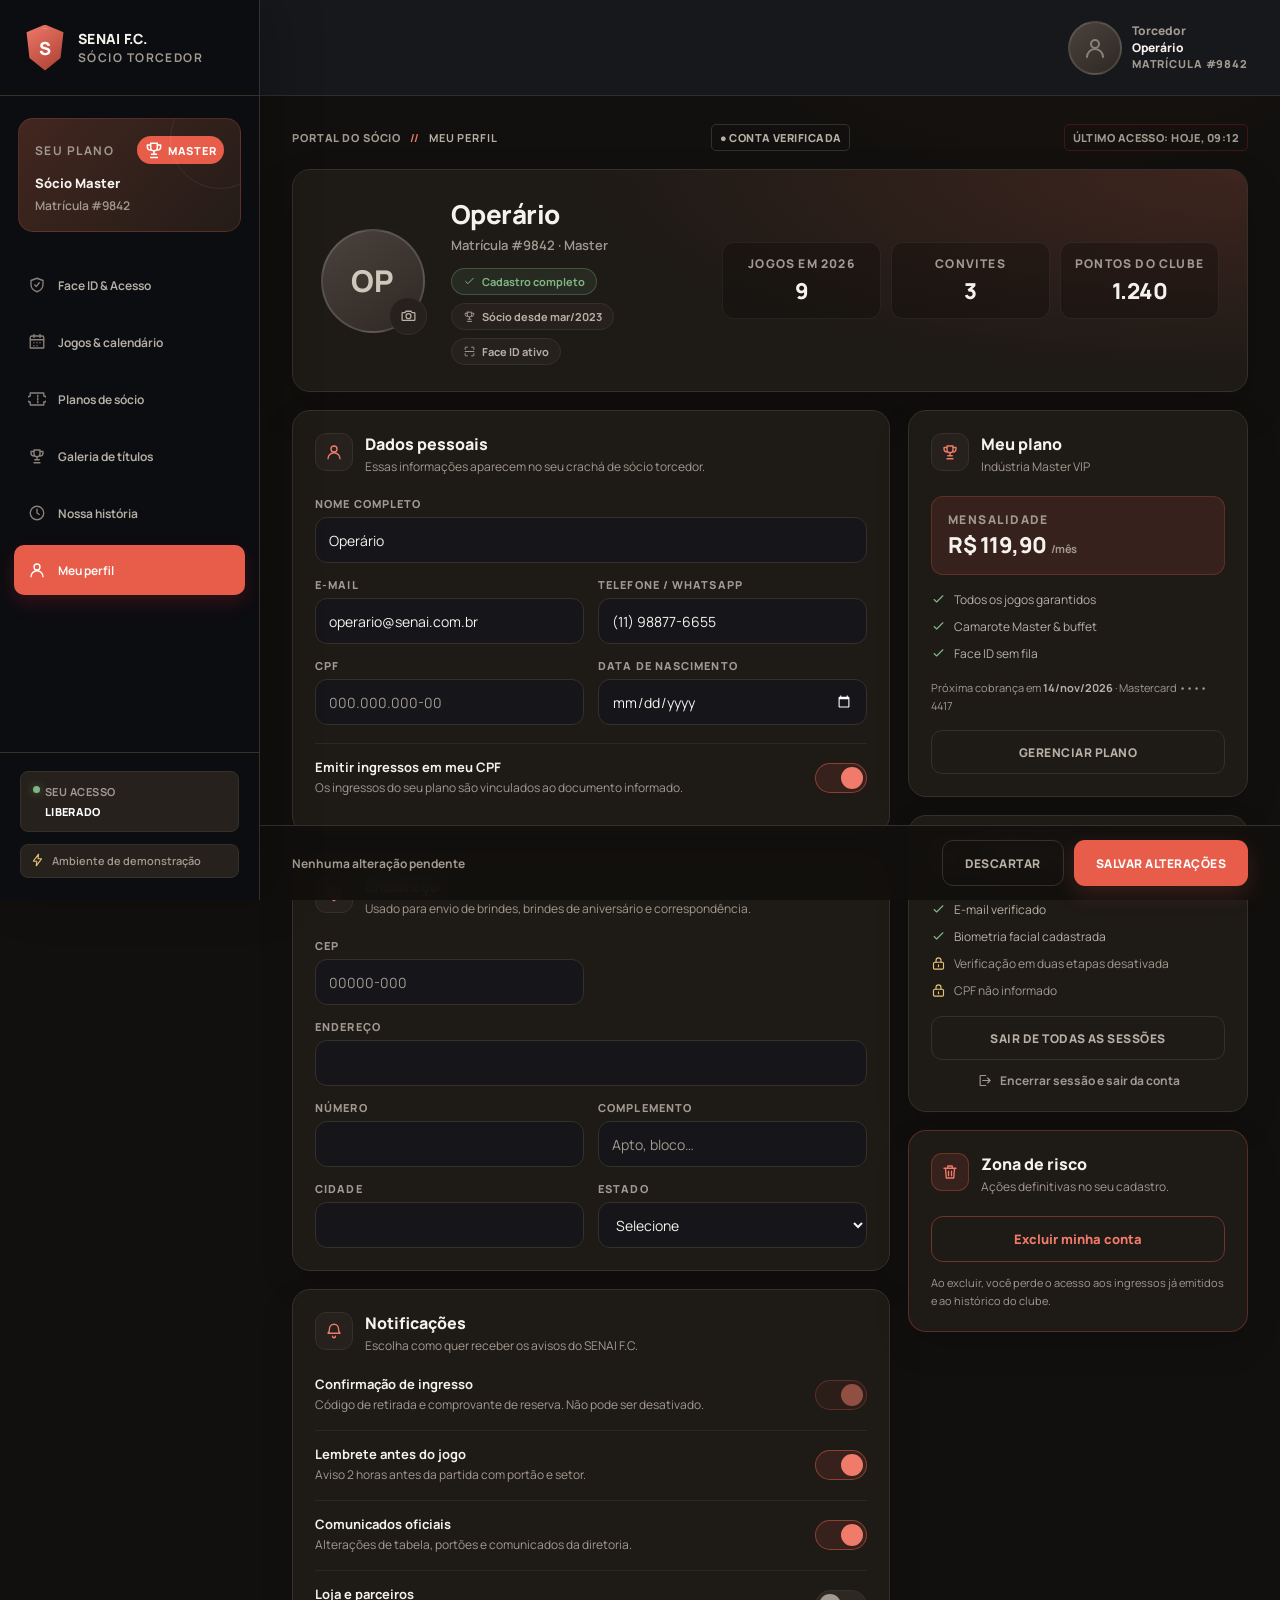
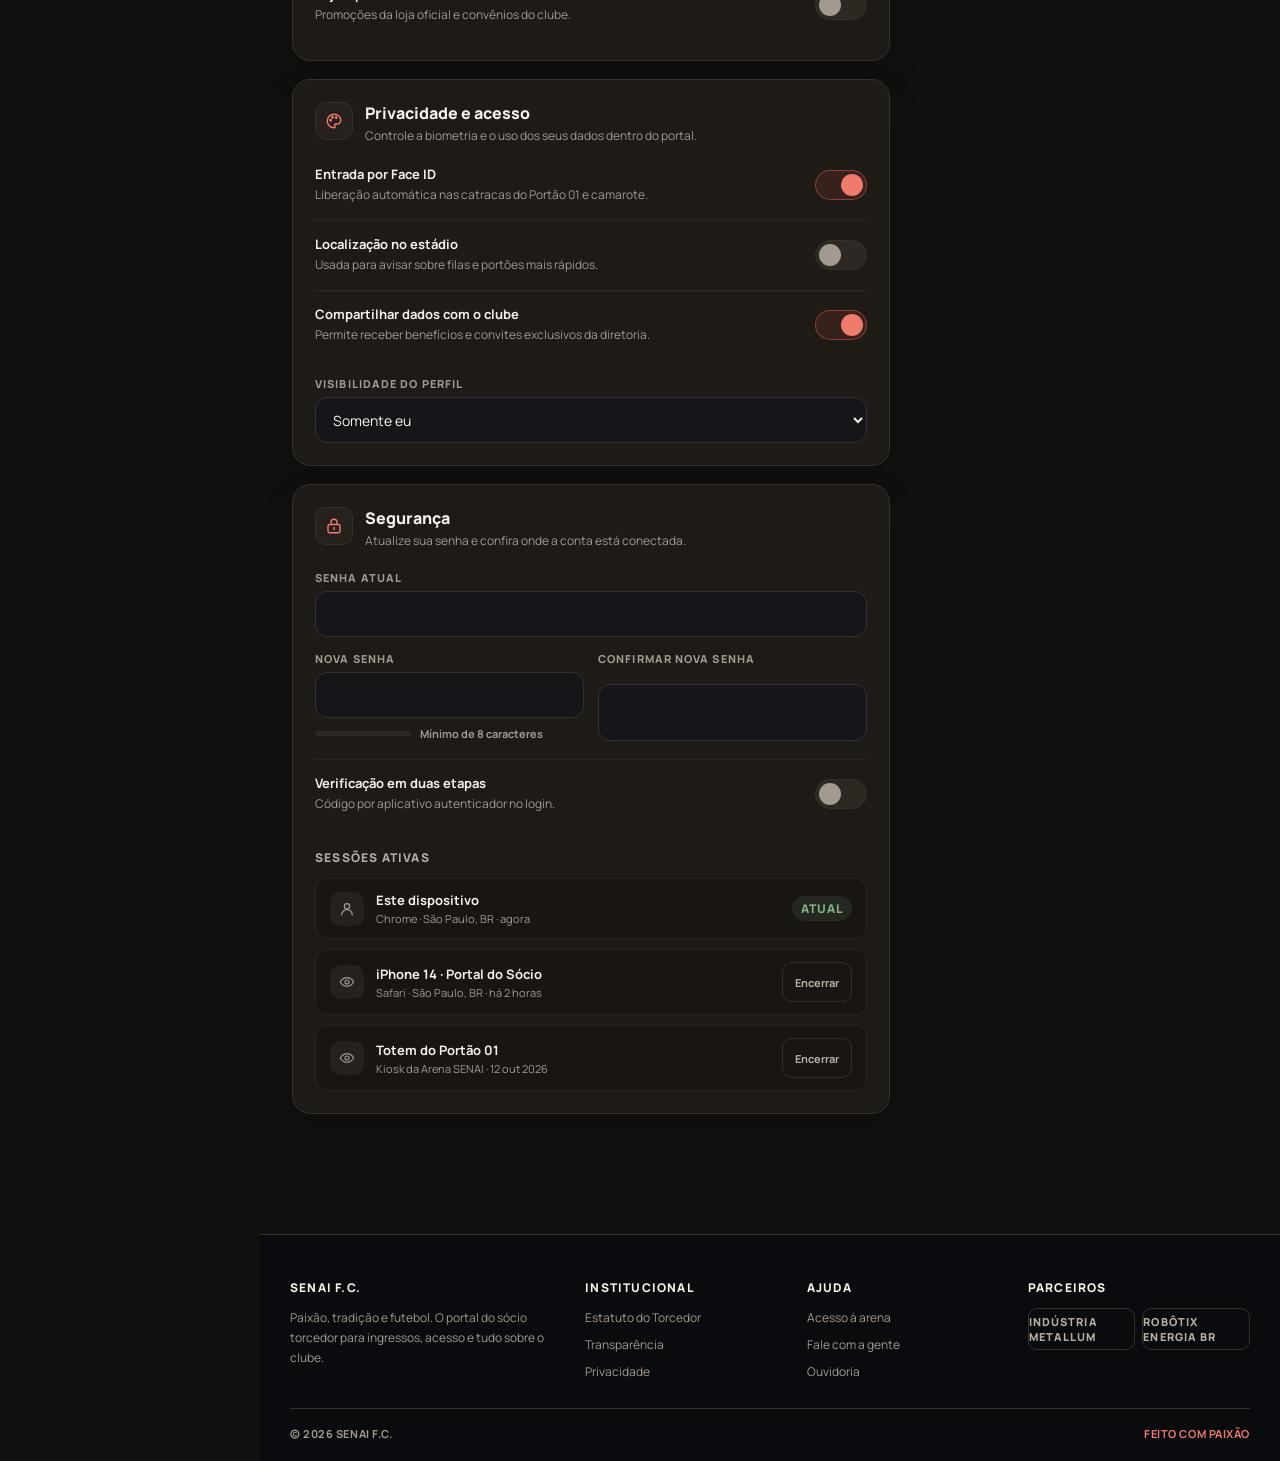
<file: perfil.html>
<!DOCTYPE html>
<html lang="pt-BR">
<head>
  <meta charset="UTF-8">
  <meta name="viewport" content="width=device-width, initial-scale=1.0">
  <meta name="theme-color" content="#0a0a0d">
  <link rel="icon" type="image/svg+xml" href="assets/images/favicon.svg">
  <meta name="description" content="Configuração de perfil do Sócio Torcedor do SENAI F.C.: dados pessoais, notificações, privacidade e segurança.">
  <title>Meu perfil — SENAI F.C.</title>
  <link rel="preconnect" href="https://fonts.googleapis.com">
  <link rel="preconnect" href="https://fonts.gstatic.com" crossorigin>
  <link href="https://fonts.googleapis.com/css2?family=Manrope:wght@400;500;600;700;800&display=swap" rel="stylesheet">
  <link rel="stylesheet" href="assets/css/base.css">
  <link rel="stylesheet" href="assets/css/layout.css">
  <link rel="stylesheet" href="assets/css/botoes.css">
  <link rel="stylesheet" href="assets/css/componentes.css">
  <link rel="stylesheet" href="assets/css/planos.css">
  <link rel="stylesheet" href="assets/css/mobile.css">
  <link rel="stylesheet" href="assets/css/perfil.css">
  <link rel="stylesheet" href="assets/css/ajustes-toque.css">
</head>
<body data-page="perfil">
  <noscript><div class="noscript-banner"><strong>JavaScript desativado.</strong> A agenda da temporada, a contagem regressiva e a área do sócio dependem de JavaScript. Ative-o para usar o portal.</div></noscript>
  <a class="skip-link" href="#conteudo">Ir para o conteúdo</a>
      <svg class="svg-sprite" xmlns="http://www.w3.org/2000/svg" width="0" height="0" aria-hidden="true">
    <symbol id="icon-arrow" viewBox="0 0 24 24"><path d="M5 12h14M14 7l5 5-5 5"/></symbol>
    <symbol id="icon-arrow-left" viewBox="0 0 24 24"><path d="M19 12H5M10 7l-5 5 5 5"/></symbol>
    <symbol id="icon-bell" viewBox="0 0 24 24"><path d="M6 9a6 6 0 1 1 12 0c0 4 1.5 5.5 2 6H4c.5-.5 2-2 2-6Z"/><path d="M10 19a2 2 0 0 0 4 0"/></symbol>
    <symbol id="icon-bolt" viewBox="0 0 24 24"><path d="M13 2 4 14h6l-1 8 9-12h-6l1-8Z"/></symbol>
    <symbol id="icon-calendar" viewBox="0 0 24 24"><path d="M5 4h14a2 2 0 0 1 2 2v14H3V6a2 2 0 0 1 2-2Z"/><path d="M8 2v4M16 2v4M3 9h18M8 13h.01M12 13h.01M16 13h.01M8 17h.01M12 17h.01"/></symbol>
    <symbol id="icon-camera" viewBox="0 0 24 24"><path d="M4 8h3l1.5-2h7L17 8h3a1 1 0 0 1 1 1v9a1 1 0 0 1-1 1H4a1 1 0 0 1-1-1V9a1 1 0 0 1 1-1Z"/><circle cx="12" cy="13" r="3.5"/></symbol>
    <symbol id="icon-card" viewBox="0 0 24 24"><rect x="3" y="5" width="18" height="14" rx="2"/><path d="M3 10h18M7 15h4"/></symbol>
    <symbol id="icon-chart" viewBox="0 0 24 24"><path d="M4 20V10M10 20V4M16 20v-7M22 20H2"/></symbol>
    <symbol id="icon-check" viewBox="0 0 24 24"><path d="m5 12 4 4L19 6"/></symbol>
    <symbol id="icon-chip" viewBox="0 0 24 24"><rect x="7" y="7" width="10" height="10" rx="1"/><path d="M10 3v4M14 3v4M10 17v4M14 17v4M3 10h4M3 14h4M17 10h4M17 14h4"/></symbol>
    <symbol id="icon-clock" viewBox="0 0 24 24"><circle cx="12" cy="12" r="9"/><path d="M12 7v5l3 2"/></symbol>
    <symbol id="icon-close" viewBox="0 0 24 24"><path d="m6 6 12 12M18 6 6 18"/></symbol>
    <symbol id="icon-eye" viewBox="0 0 24 24"><path d="M2 12s3.6-6.5 10-6.5S22 12 22 12s-3.6 6.5-10 6.5S2 12 2 12Z"/><circle cx="12" cy="12" r="3"/></symbol>
    <symbol id="icon-eye-off" viewBox="0 0 24 24"><path d="M3 3l18 18"/><path d="M10.6 6.2A9.8 9.8 0 0 1 12 6c6.4 0 10 6 10 6a17.6 17.6 0 0 1-3.3 3.9M6.4 7.6A17.4 17.4 0 0 0 2 12s3.6 6 10 6a9.7 9.7 0 0 0 4-.9"/><path d="M9.9 9.9a3 3 0 0 0 4.2 4.2"/></symbol>
    <symbol id="icon-gate" viewBox="0 0 24 24"><path d="M4 20V6a2 2 0 0 1 2-2h12a2 2 0 0 1 2 2v14"/><path d="M2 20h20"/><path d="M9 8v8M15 8v8"/></symbol>
    <symbol id="icon-headset" viewBox="0 0 24 24"><path d="M4 14v-2a8 8 0 0 1 16 0v2"/><path d="M4 14a2 2 0 0 1 2-2h1v7H6a2 2 0 0 1-2-2v-3ZM20 14a2 2 0 0 0-2-2h-1v7h1a2 2 0 0 0 2-2v-3ZM17 19c0 2-2 3-5 3"/></symbol>
    <symbol id="icon-home" viewBox="0 0 24 24"><path d="m3 11 9-8 9 8"/><path d="M5 10v10h14V10"/><path d="M9 20v-6h6v6"/></symbol>
    <symbol id="icon-lock" viewBox="0 0 24 24"><rect x="4" y="10" width="16" height="11" rx="2"/><path d="M8 10V7a4 4 0 0 1 8 0v3M12 14v3"/></symbol>
    <symbol id="icon-logout" viewBox="0 0 24 24"><path d="M14 4H6a1 1 0 0 0-1 1v14a1 1 0 0 0 1 1h8"/><path d="M17 8l4 4-4 4M21 12H9"/></symbol>
    <symbol id="icon-mail" viewBox="0 0 24 24"><rect x="3" y="5" width="18" height="14" rx="2"/><path d="m3.5 6.5 8.5 6 8.5-6"/></symbol>
    <symbol id="icon-map" viewBox="0 0 24 24"><path d="M20 10c0 5-8 11-8 11S4 15 4 10a8 8 0 1 1 16 0Z"/><circle cx="12" cy="10" r="2.5"/></symbol>
    <symbol id="icon-menu" viewBox="0 0 24 24"><path d="M4 7h16M4 12h16M4 17h16"/></symbol>
    <symbol id="icon-nfc" viewBox="0 0 24 24"><path d="M6 20a10 10 0 0 1 0-16"/><path d="M18 4a10 10 0 0 1 0 16"/><path d="M9.5 17a5 5 0 0 1 0-10"/><path d="M14.5 7a5 5 0 0 1 0 10"/></symbol>
    <symbol id="icon-palette" viewBox="0 0 24 24"><path d="M12 3a9 9 0 0 0 0 18c1 0 1.5-.7 1.5-1.5 0-.4-.2-.8-.5-1.1-.3-.3-.4-.7-.4-1.1 0-.8.7-1.3 1.5-1.3H16A5 5 0 0 0 21 11c0-4.4-4-8-9-8Z"/><circle cx="7.5" cy="11" r="1"/><circle cx="10" cy="7" r="1"/><circle cx="15" cy="7.5" r="1"/></symbol>
    <symbol id="icon-phone" viewBox="0 0 24 24"><path d="M6 3h3l2 5-2.5 1.5a12 12 0 0 0 6 6L16 13l5 2v3a2 2 0 0 1-2 2A16 16 0 0 1 4 5a2 2 0 0 1 2-2Z"/></symbol>
    <symbol id="icon-refresh" viewBox="0 0 24 24"><path d="M20 12a8 8 0 1 1-2.3-5.6"/><path d="M20 4v5h-5"/></symbol>
    <symbol id="icon-scan" viewBox="0 0 24 24"><path d="M4 8V5a1 1 0 0 1 1-1h3M20 8V5a1 1 0 0 0-1-1h-3M4 16v3a1 1 0 0 0 1 1h3M20 16v3a1 1 0 0 1-1 1h-3M4 12h16"/></symbol>
    <symbol id="icon-share" viewBox="0 0 24 24"><circle cx="18" cy="5" r="2.5"/><circle cx="6" cy="12" r="2.5"/><circle cx="18" cy="19" r="2.5"/><path d="M8.2 10.8 15.8 6.2M8.2 13.2l7.6 4.6"/></symbol>
    <symbol id="icon-shield" viewBox="0 0 24 24"><path d="M12 3 4 6v5c0 5 3.4 8.5 8 10 4.6-1.5 8-5 8-10V6l-8-3Z"/><path d="m9 12 2 2 4-5"/></symbol>
    <symbol id="icon-signal" viewBox="0 0 24 24"><path d="M5 20v-4M10 20v-8M15 20v-12M20 20V4"/></symbol>
    <symbol id="icon-stadium" viewBox="0 0 24 24"><path d="M3 9c3-3 15-3 18 0v7H3V9Z"/><path d="M7 12h10M8 16v3M16 16v3M3 9V6h18v3"/></symbol>
    <symbol id="icon-ticket" viewBox="0 0 24 24"><path d="M3 8a2 2 0 0 0 0 8v4h18v-4a2 2 0 0 0 0-8V4H3Z"/><path d="M13 7v2M13 11v2M13 15v2"/></symbol>
    <symbol id="icon-trash" viewBox="0 0 24 24"><path d="M4 7h16M9 7V4h6v3M6 7l1 13h10l1-13M10 11v6M14 11v6"/></symbol>
    <symbol id="icon-trophy" viewBox="0 0 24 24"><path d="M8 4h8v5a4 4 0 0 1-8 0V4Z"/><path d="M8 6H4v2a4 4 0 0 0 4 4M16 6h4v2a4 4 0 0 1-4 4M12 13v4M8 21h8M9 17h6"/></symbol>
    <symbol id="icon-user" viewBox="0 0 24 24"><circle cx="12" cy="8" r="4"/><path d="M4 21a8 8 0 0 1 16 0"/></symbol>
    <symbol id="icon-wallet" viewBox="0 0 24 24"><path d="M3 7a2 2 0 0 1 2-2h12a2 2 0 0 1 2 2"/><rect x="3" y="7" width="18" height="12" rx="2"/><path d="M16 13h2"/></symbol>
  </svg>

  <aside class="sidebar" id="sidebar" aria-label="Navegação principal">
    <div class="sidebar-header"><a class="brand" href="senai-torcedor-web.html" aria-label="SENAI F.C. — página principal"><span class="brand-mark" aria-hidden="true">S</span><span class="brand-copy"><strong>SENAI F.C.</strong><span>Sócio torcedor</span></span></a><button class="icon-button sidebar-close" id="sidebar-close" type="button" aria-label="Fechar menu"><svg class="icon" aria-hidden="true"><use href="#icon-close"></use></svg></button></div>
    <div class="membership-card" aria-label="Plano Sócio Master"><div class="membership-topline"><span>Seu plano</span><span class="vip-badge"><svg class="icon" aria-hidden="true"><use href="#icon-trophy"></use></svg>Master</span></div><div class="membership-title" data-user-plan>Sócio Master</div><div class="membership-number" data-user-matricula>Matrícula #9842</div></div>
    <nav class="sidebar-nav" aria-label="Páginas do portal">
      <a class="nav-link" href="face-id-acesso.html" data-page-link="face-id"><svg class="icon" aria-hidden="true"><use href="#icon-shield"></use></svg><span>Face ID &amp; Acesso</span></a>
      <a class="nav-link" href="senai-torcedor-web.html" data-page-link="jogos"><svg class="icon" aria-hidden="true"><use href="#icon-calendar"></use></svg><span>Jogos &amp; calendário</span></a>
      <a class="nav-link" href="planos-de-socio.html" data-page-link="planos"><svg class="icon" aria-hidden="true"><use href="#icon-ticket"></use></svg><span>Planos de sócio</span></a>
      <a class="nav-link" href="galeria-de-titulos.html" data-page-link="galeria"><svg class="icon" aria-hidden="true"><use href="#icon-trophy"></use></svg><span>Galeria de títulos</span></a>
      <a class="nav-link" href="nossa-historia.html" data-page-link="historia"><svg class="icon" aria-hidden="true"><use href="#icon-clock"></use></svg><span>Nossa história</span></a>
      <a class="nav-link" href="perfil.html" data-page-link="perfil"><svg class="icon" aria-hidden="true"><use href="#icon-user"></use></svg><span>Meu perfil</span></a>
    </nav>
    <div class="sidebar-footer"><div class="connection-status"><span>Seu acesso</span><strong>Liberado</strong></div><p class="demo-badge"><svg class="icon" aria-hidden="true"><use href="#icon-bolt"></use></svg><span>Ambiente de demonstração</span></p></div>
  </aside>
  <button class="sidebar-overlay" id="sidebar-overlay" type="button" aria-label="Fechar menu"></button>

  <div class="main-shell">
    <header class="topbar"><div class="topbar-inner">
      <button class="icon-button menu-button" id="menu-button" type="button" aria-label="Abrir menu" aria-controls="sidebar" aria-expanded="false"><svg class="icon" aria-hidden="true"><use href="#icon-menu"></use></svg></button>
      <div class="topbar-actions"><a class="profile-button" href="perfil.html" data-page-link="perfil" aria-current="page" aria-label="Abrir configurações do perfil"><span class="avatar avatar-photo" aria-hidden="true"></span><span class="profile-copy"><span>Torcedor</span><strong data-user-name>Operário</strong><small data-user-matricula>Matrícula #9842</small></span></a></div>
    </div></header>

    <main class="page-container pf-page" id="conteudo">
      <div class="plans-breadcrumb"><span>Portal do sócio</span><b>//</b><strong>Meu perfil</strong><i>● conta verificada</i><em>último acesso: hoje, 09:12</em></div>

      <section class="pf-hero" aria-labelledby="pf-hero-title">
        <div class="pf-avatar-wrap">
          <span class="pf-avatar" id="pf-avatar" aria-hidden="true"><span class="pf-avatar-initials" id="pf-avatar-iniciais">OP</span></span>
          <button class="pf-avatar-edit" id="pf-avatar-btn" type="button" aria-label="Alterar foto de perfil">
            <svg class="icon" aria-hidden="true"><use href="#icon-camera"></use></svg>
          </button>
          <input class="sr-only" id="pf-avatar-input" type="file" accept="image/*" aria-label="Escolher nova foto de perfil">
        </div>

        <div class="pf-hero-copy">
          <h1 id="pf-hero-title" data-user-full-name>Operário</h1>
          <p class="pf-hero-sub"><span data-user-matricula>Matrícula #9842</span> · <span data-user-plan>Master</span></p>
          <div class="pf-hero-tags">
            <span class="pf-tag ok"><svg class="icon" aria-hidden="true"><use href="#icon-check"></use></svg>Cadastro completo</span>
            <span class="pf-tag"><svg class="icon" aria-hidden="true"><use href="#icon-trophy"></use></svg>Sócio desde mar/2023</span>
            <span class="pf-tag"><svg class="icon" aria-hidden="true"><use href="#icon-scan"></use></svg>Face ID ativo</span>
          </div>
        </div>

        <dl class="pf-hero-stats">
          <div><dt>Jogos em 2026</dt><dd>9</dd></div>
          <div><dt>Convites</dt><dd>3</dd></div>
          <div><dt>Pontos do clube</dt><dd>1.240</dd></div>
        </dl>
      </section>

      <div class="pf-layout">
        <div class="pf-main">

          <section class="pf-card" aria-labelledby="pf-dados-title">
            <header class="pf-card-head">
              <span class="pf-card-icon"><svg class="icon" aria-hidden="true"><use href="#icon-user"></use></svg></span>
              <div>
                <h2 id="pf-dados-title">Dados pessoais</h2>
                <p>Essas informações aparecem no seu crachá de sócio torcedor.</p>
              </div>
            </header>

            <form class="pf-form" id="pf-form-dados">
              <div class="pf-grid">
                <div class="pf-field pf-field-wide">
                  <label for="pf-nome">Nome completo</label>
                  <input id="pf-nome" name="nome" type="text" autocomplete="name" required>
                </div>
                <div class="pf-field">
                  <label for="pf-email">E-mail</label>
                  <input id="pf-email" name="email" type="email" autocomplete="email" inputmode="email" required>
                </div>
                <div class="pf-field">
                  <label for="pf-telefone">Telefone / WhatsApp</label>
                  <input id="pf-telefone" name="telefone" type="tel" autocomplete="tel" inputmode="tel" placeholder="(11) 90000-0000">
                </div>
                <div class="pf-field">
                  <label for="pf-cpf">CPF</label>
                  <input id="pf-cpf" name="cpf" type="text" inputmode="numeric" placeholder="000.000.000-00" maxlength="14">
                </div>
                <div class="pf-field">
                  <label for="pf-nascimento">Data de nascimento</label>
                  <input id="pf-nascimento" name="nascimento" type="date">
                </div>
              </div>

              <div class="pf-switch-row">
                <div class="pf-switch-copy">
                  <strong>Emitir ingressos em meu CPF</strong>
                  <p>Os ingressos do seu plano são vinculados ao documento informado.</p>
                </div>
                <button class="pf-switch" type="button" role="switch" aria-checked="true" data-setting="cpf"><span class="pf-switch-track" aria-hidden="true"><span class="pf-switch-knob"></span></span><span class="sr-only">Emitir ingressos em meu CPF</span></button>
              </div>
            </form>
          </section>

          <section class="pf-card" aria-labelledby="pf-endereco-title">
            <header class="pf-card-head">
              <span class="pf-card-icon"><svg class="icon" aria-hidden="true"><use href="#icon-map"></use></svg></span>
              <div>
                <h2 id="pf-endereco-title">Endereço</h2>
                <p>Usado para envio de brindes, brindes de aniversário e correspondência.</p>
              </div>
            </header>

            <form class="pf-form" id="pf-form-endereco">
              <div class="pf-grid">
                <div class="pf-field">
                  <label for="pf-cep">CEP</label>
                  <input id="pf-cep" name="cep" type="text" inputmode="numeric" placeholder="00000-000" maxlength="9">
                </div>
                <div class="pf-field pf-field-wide">
                  <label for="pf-logradouro">Endereço</label>
                  <input id="pf-logradouro" name="logradouro" type="text" autocomplete="street-address">
                </div>
                <div class="pf-field">
                  <label for="pf-numero">Número</label>
                  <input id="pf-numero" name="numero" type="text" inputmode="numeric">
                </div>
                <div class="pf-field">
                  <label for="pf-complemento">Complemento</label>
                  <input id="pf-complemento" name="complemento" type="text" placeholder="Apto, bloco…">
                </div>
                <div class="pf-field">
                  <label for="pf-cidade">Cidade</label>
                  <input id="pf-cidade" name="cidade" type="text" autocomplete="address-level2">
                </div>
                <div class="pf-field">
                  <label for="pf-uf">Estado</label>
                  <select id="pf-uf" name="uf">
                    <option value="">Selecione</option>
                    <option>AC</option><option>AL</option><option>AP</option><option>AM</option><option>BA</option>
                    <option>CE</option><option>DF</option><option>ES</option><option>GO</option><option>MA</option>
                    <option>MT</option><option>MS</option><option>MG</option><option>PA</option><option>PB</option>
                    <option>PR</option><option>PE</option><option>PI</option><option>RJ</option><option>RN</option>
                    <option>RS</option><option>RO</option><option>RR</option><option>SC</option><option>SP</option>
                    <option>SE</option><option>TO</option>
                  </select>
                </div>
              </div>
            </form>
          </section>

          <section class="pf-card" aria-labelledby="pf-notificacoes-title">
            <header class="pf-card-head">
              <span class="pf-card-icon"><svg class="icon" aria-hidden="true"><use href="#icon-bell"></use></svg></span>
              <div>
                <h2 id="pf-notificacoes-title">Notificações</h2>
                <p>Escolha como quer receber os avisos do SENAI F.C.</p>
              </div>
            </header>

            <div class="pf-switch-list">
              <div class="pf-switch-row">
                <div class="pf-switch-copy">
                  <strong>Confirmação de ingresso</strong>
                  <p>Código de retirada e comprovante de reserva. Não pode ser desativado.</p>
                </div>
                <button class="pf-switch is-locked" type="button" role="switch" aria-checked="true" data-setting="ingresso" disabled><span class="pf-switch-track" aria-hidden="true"><span class="pf-switch-knob"></span></span><span class="sr-only">Confirmação de ingresso</span></button>
              </div>
              <div class="pf-switch-row">
                <div class="pf-switch-copy">
                  <strong>Lembrete antes do jogo</strong>
                  <p>Aviso 2 horas antes da partida com portão e setor.</p>
                </div>
                <button class="pf-switch" type="button" role="switch" aria-checked="true" data-setting="lembrete"><span class="pf-switch-track" aria-hidden="true"><span class="pf-switch-knob"></span></span><span class="sr-only">Lembrete antes do jogo</span></button>
              </div>
              <div class="pf-switch-row">
                <div class="pf-switch-copy">
                  <strong>Comunicados oficiais</strong>
                  <p>Alterações de tabela, portões e comunicados da diretoria.</p>
                </div>
                <button class="pf-switch" type="button" role="switch" aria-checked="true" data-setting="comunicados"><span class="pf-switch-track" aria-hidden="true"><span class="pf-switch-knob"></span></span><span class="sr-only">Comunicados oficiais</span></button>
              </div>
              <div class="pf-switch-row">
                <div class="pf-switch-copy">
                  <strong>Loja e parceiros</strong>
                  <p>Promoções da loja oficial e convênios do clube.</p>
                </div>
                <button class="pf-switch" type="button" role="switch" aria-checked="false" data-setting="marketing"><span class="pf-switch-track" aria-hidden="true"><span class="pf-switch-knob"></span></span><span class="sr-only">Loja e parceiros</span></button>
              </div>
            </div>
          </section>

          <section class="pf-card" aria-labelledby="pf-privacidade-title">
            <header class="pf-card-head">
              <span class="pf-card-icon"><svg class="icon" aria-hidden="true"><use href="#icon-palette"></use></svg></span>
              <div>
                <h2 id="pf-privacidade-title">Privacidade e acesso</h2>
                <p>Controle a biometria e o uso dos seus dados dentro do portal.</p>
              </div>
            </header>

            <div class="pf-switch-list">
              <div class="pf-switch-row">
                <div class="pf-switch-copy">
                  <strong>Entrada por Face ID</strong>
                  <p>Liberação automática nas catracas do Portão 01 e camarote.</p>
                </div>
                <button class="pf-switch" type="button" role="switch" aria-checked="true" data-setting="faceid"><span class="pf-switch-track" aria-hidden="true"><span class="pf-switch-knob"></span></span><span class="sr-only">Entrada por Face ID</span></button>
              </div>
              <div class="pf-switch-row">
                <div class="pf-switch-copy">
                  <strong>Localização no estádio</strong>
                  <p>Usada para avisar sobre filas e portões mais rápidos.</p>
                </div>
                <button class="pf-switch" type="button" role="switch" aria-checked="false" data-setting="localizacao"><span class="pf-switch-track" aria-hidden="true"><span class="pf-switch-knob"></span></span><span class="sr-only">Localização no estádio</span></button>
              </div>
              <div class="pf-switch-row">
                <div class="pf-switch-copy">
                  <strong>Compartilhar dados com o clube</strong>
                  <p>Permite receber benefícios e convites exclusivos da diretoria.</p>
                </div>
                <button class="pf-switch" type="button" role="switch" aria-checked="true" data-setting="beneficios"><span class="pf-switch-track" aria-hidden="true"><span class="pf-switch-knob"></span></span><span class="sr-only">Compartilhar dados com o clube</span></button>
              </div>
              <div class="pf-field pf-field-wide pf-field-select">
                <label for="pf-visibilidade">Visibilidade do perfil</label>
                <select id="pf-visibilidade" name="visibilidade">
                  <option value="privado">Somente eu</option>
                  <option value="torcedores">Outros torcedores</option>
                  <option value="publico">Público</option>
                </select>
              </div>
            </div>
          </section>

          <section class="pf-card" aria-labelledby="pf-seguranca-title">
            <header class="pf-card-head">
              <span class="pf-card-icon"><svg class="icon" aria-hidden="true"><use href="#icon-lock"></use></svg></span>
              <div>
                <h2 id="pf-seguranca-title">Segurança</h2>
                <p>Atualize sua senha e confira onde a conta está conectada.</p>
              </div>
            </header>

            <form class="pf-form" id="pf-form-senha">
              <div class="pf-grid">
                <div class="pf-field pf-field-wide">
                  <label for="pf-senha-atual">Senha atual</label>
                  <input id="pf-senha-atual" name="senha-atual" type="password" autocomplete="current-password">
                </div>
                <div class="pf-field">
                  <label for="pf-senha-nova">Nova senha</label>
                  <input id="pf-senha-nova" name="senha-nova" type="password" autocomplete="new-password" minlength="8">
                  <p class="pf-strength" id="pf-forca" aria-live="polite"><span class="pf-strength-bar" data-nivel="0"><i></i></span><span class="pf-strength-text" data-nivel="0">Mínimo de 8 caracteres</span></p>
                </div>
                <div class="pf-field">
                  <label for="pf-senha-confirma">Confirmar nova senha</label>
                  <input id="pf-senha-confirma" name="senha-confirma" type="password" autocomplete="new-password" minlength="8">
                </div>
              </div>

              <div class="pf-switch-row">
                <div class="pf-switch-copy">
                  <strong>Verificação em duas etapas</strong>
                  <p>Código por aplicativo autenticador no login.</p>
                </div>
                <button class="pf-switch" type="button" role="switch" aria-checked="false" data-setting="dois-fatores"><span class="pf-switch-track" aria-hidden="true"><span class="pf-switch-knob"></span></span><span class="sr-only">Verificação em duas etapas</span></button>
              </div>
            </form>

            <div class="pf-sessions">
              <h3 class="pf-subtitle">Sessões ativas</h3>
              <ul class="pf-session-list">
                <li>
                  <span class="pf-session-icon"><svg class="icon" aria-hidden="true"><use href="#icon-user"></use></svg></span>
                  <div><strong>Este dispositivo</strong><p>Chrome · São Paulo, BR · agora</p></div>
                  <span class="pf-badge ok">Atual</span>
                </li>
                <li>
                  <span class="pf-session-icon"><svg class="icon" aria-hidden="true"><use href="#icon-eye"></use></svg></span>
                  <div><strong>iPhone 14 · Portal do Sócio</strong><p>Safari · São Paulo, BR · há 2 horas</p></div>
                  <button class="pf-session-end" type="button" data-message="Sessão do iPhone 14 encerrada.">Encerrar</button>
                </li>
                <li>
                  <span class="pf-session-icon"><svg class="icon" aria-hidden="true"><use href="#icon-eye"></use></svg></span>
                  <div><strong>Totem do Portão 01</strong><p>Kiosk da Arena SENAI · 12 out 2026</p></div>
                  <button class="pf-session-end" type="button" data-message="Sessão do totem encerrada.">Encerrar</button>
                </li>
              </ul>
            </div>
          </section>

        </div>

        <aside class="pf-side">
          <section class="pf-card pf-card-plan" aria-labelledby="pf-plano-title">
            <header class="pf-card-head">
              <span class="pf-card-icon"><svg class="icon" aria-hidden="true"><use href="#icon-trophy"></use></svg></span>
              <div>
                <h2 id="pf-plano-title">Meu plano</h2>
                <p>Indústria Master VIP</p>
              </div>
            </header>
            <div class="pf-plan-price"><span>Mensalidade</span><strong>R$ 119,90 <small>/mês</small></strong></div>
            <ul class="pf-plan-list">
              <li><svg class="icon" aria-hidden="true"><use href="#icon-check"></use></svg>Todos os jogos garantidos</li>
              <li><svg class="icon" aria-hidden="true"><use href="#icon-check"></use></svg>Camarote Master &amp; buffet</li>
              <li><svg class="icon" aria-hidden="true"><use href="#icon-check"></use></svg>Face ID sem fila</li>
            </ul>
            <p class="pf-plan-renew">Próxima cobrança em <strong>14/nov/2026</strong> · Mastercard •••• 4417</p>
            <a class="ghost-button pf-button-block" href="planos-de-socio.html">Gerenciar plano</a>
          </section>

          <section class="pf-card" aria-labelledby="pf-sessao-title">
            <header class="pf-card-head">
              <span class="pf-card-icon"><svg class="icon" aria-hidden="true"><use href="#icon-shield"></use></svg></span>
              <div>
                <h2 id="pf-sessao-title">Conta e acesso</h2>
                <p>Nível de proteção do seu cadastro.</p>
              </div>
            </header>
            <ul class="pf-check-list">
              <li class="ok"><svg class="icon" aria-hidden="true"><use href="#icon-check"></use></svg>E-mail verificado</li>
              <li class="ok"><svg class="icon" aria-hidden="true"><use href="#icon-check"></use></svg>Biometria facial cadastrada</li>
              <li class="warn"><svg class="icon" aria-hidden="true"><use href="#icon-lock"></use></svg>Verificação em duas etapas desativada</li>
              <li class="warn"><svg class="icon" aria-hidden="true"><use href="#icon-lock"></use></svg>CPF não informado</li>
            </ul>
            <button class="ghost-button pf-button-block" id="pf-sair-tudo" type="button" data-message="Todas as outras sessões foram encerradas.">Sair de todas as sessões</button>
            <a class="pf-logout" href="login.html"><svg class="icon" aria-hidden="true"><use href="#icon-logout"></use></svg>Encerrar sessão e sair da conta</a>
          </section>

          <section class="pf-card pf-card-danger" aria-labelledby="pf-perigo-title">
            <header class="pf-card-head">
              <span class="pf-card-icon"><svg class="icon" aria-hidden="true"><use href="#icon-trash"></use></svg></span>
              <div>
                <h2 id="pf-perigo-title">Zona de risco</h2>
                <p>Ações definitivas no seu cadastro.</p>
              </div>
            </header>
            <button class="pf-danger-button" id="pf-excluir" type="button" data-message="Solicitação de exclusão registrada. Em 7 dias ela pode ser cancelada.">Excluir minha conta</button>
            <p class="pf-danger-note">Ao excluir, você perde o acesso aos ingressos já emitidos e ao histórico do clube.</p>
          </section>
        </aside>
      </div>

      <div class="pf-actions" id="pf-actions">
        <p class="pf-actions-status" id="pf-status" role="status" aria-live="polite">Alterações não salvas</p>
        <div class="pf-actions-buttons">
          <button class="ghost-button" id="pf-descartar" type="button">Descartar</button>
          <button class="primary-button" id="pf-salvar" type="button">Salvar alterações</button>
        </div>
      </div>
    </main>

    <footer class="site-footer"><div class="footer-inner"><div class="footer-grid"><div class="footer-column"><h3>SENAI F.C.</h3><p>Paixão, tradição e futebol. O portal do sócio torcedor para ingressos, acesso e tudo sobre o clube.</p></div><div class="footer-column"><h3>Institucional</h3><div class="footer-links"><button class="footer-link" type="button" data-message="O Estatuto do Torcedor do SENAI F.C. entra no ar na próxima atualização do portal.">Estatuto do Torcedor</button><button class="footer-link" type="button" data-message="O relatório de transparência da temporada é publicado após o encerramento da Copa Indústria.">Transparência</button><a href="perfil.html#pf-privacidade-title">Privacidade</a></div></div><div class="footer-column"><h3>Ajuda</h3><div class="footer-links"><a href="face-id-acesso.html">Acesso à arena</a><a href="mailto:socio@senai-fc.com.br">Fale com a gente</a><a href="mailto:ouvidoria@senai-fc.com.br">Ouvidoria</a></div></div><div class="footer-column"><h3>Parceiros</h3><div class="sponsor-grid"><span class="sponsor">Indústria Metallum</span><span class="sponsor">Robôtix Energia BR</span></div></div></div><div class="footer-bottom"><span>© <span data-current-year>2026</span> SENAI F.C.</span><span class="footer-highlight">Feito com paixão</span></div></div></footer>
  </div>
  <div class="toast" id="toast" role="status" aria-live="polite" aria-atomic="true"><svg class="icon" aria-hidden="true"><use href="#icon-check"></use></svg><span id="toast-message"></span></div>
  <script src="assets/js/senai-torcedor-web.js" defer></script>
</body>
</html>
</file>
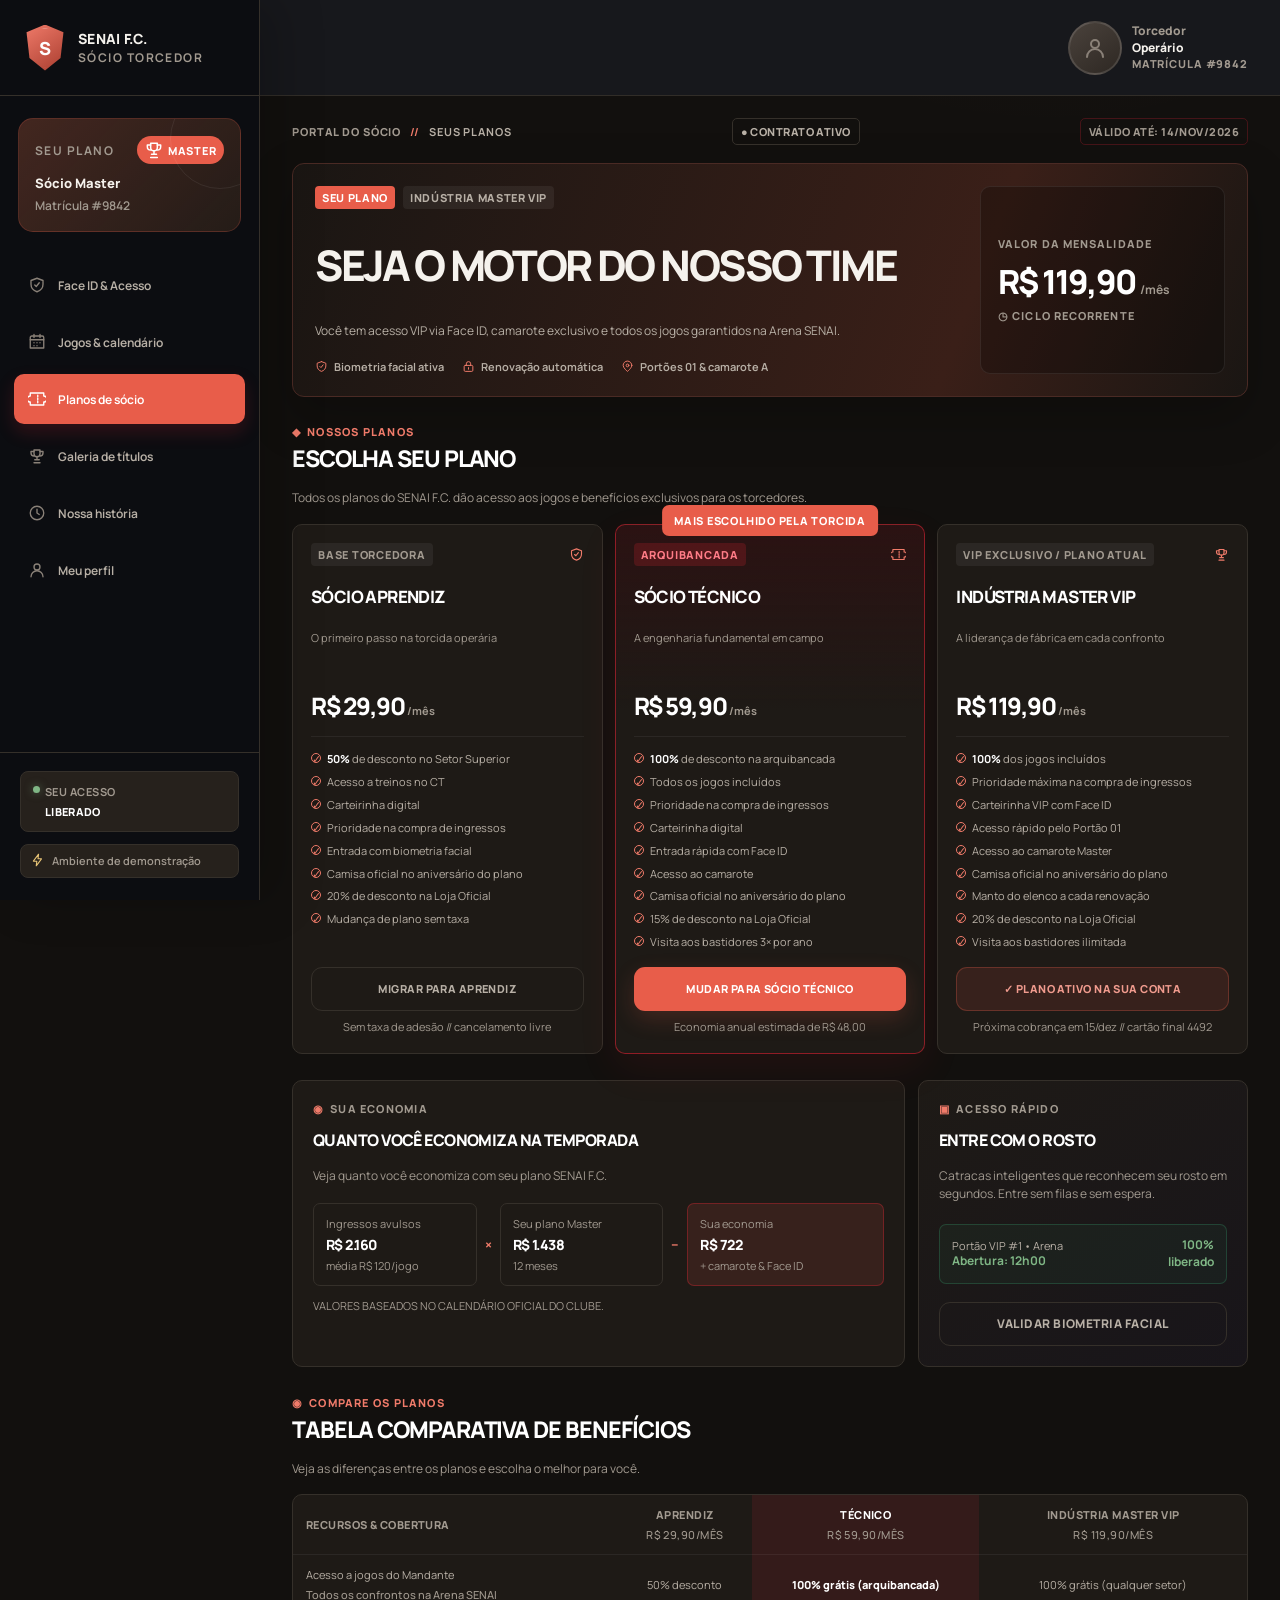
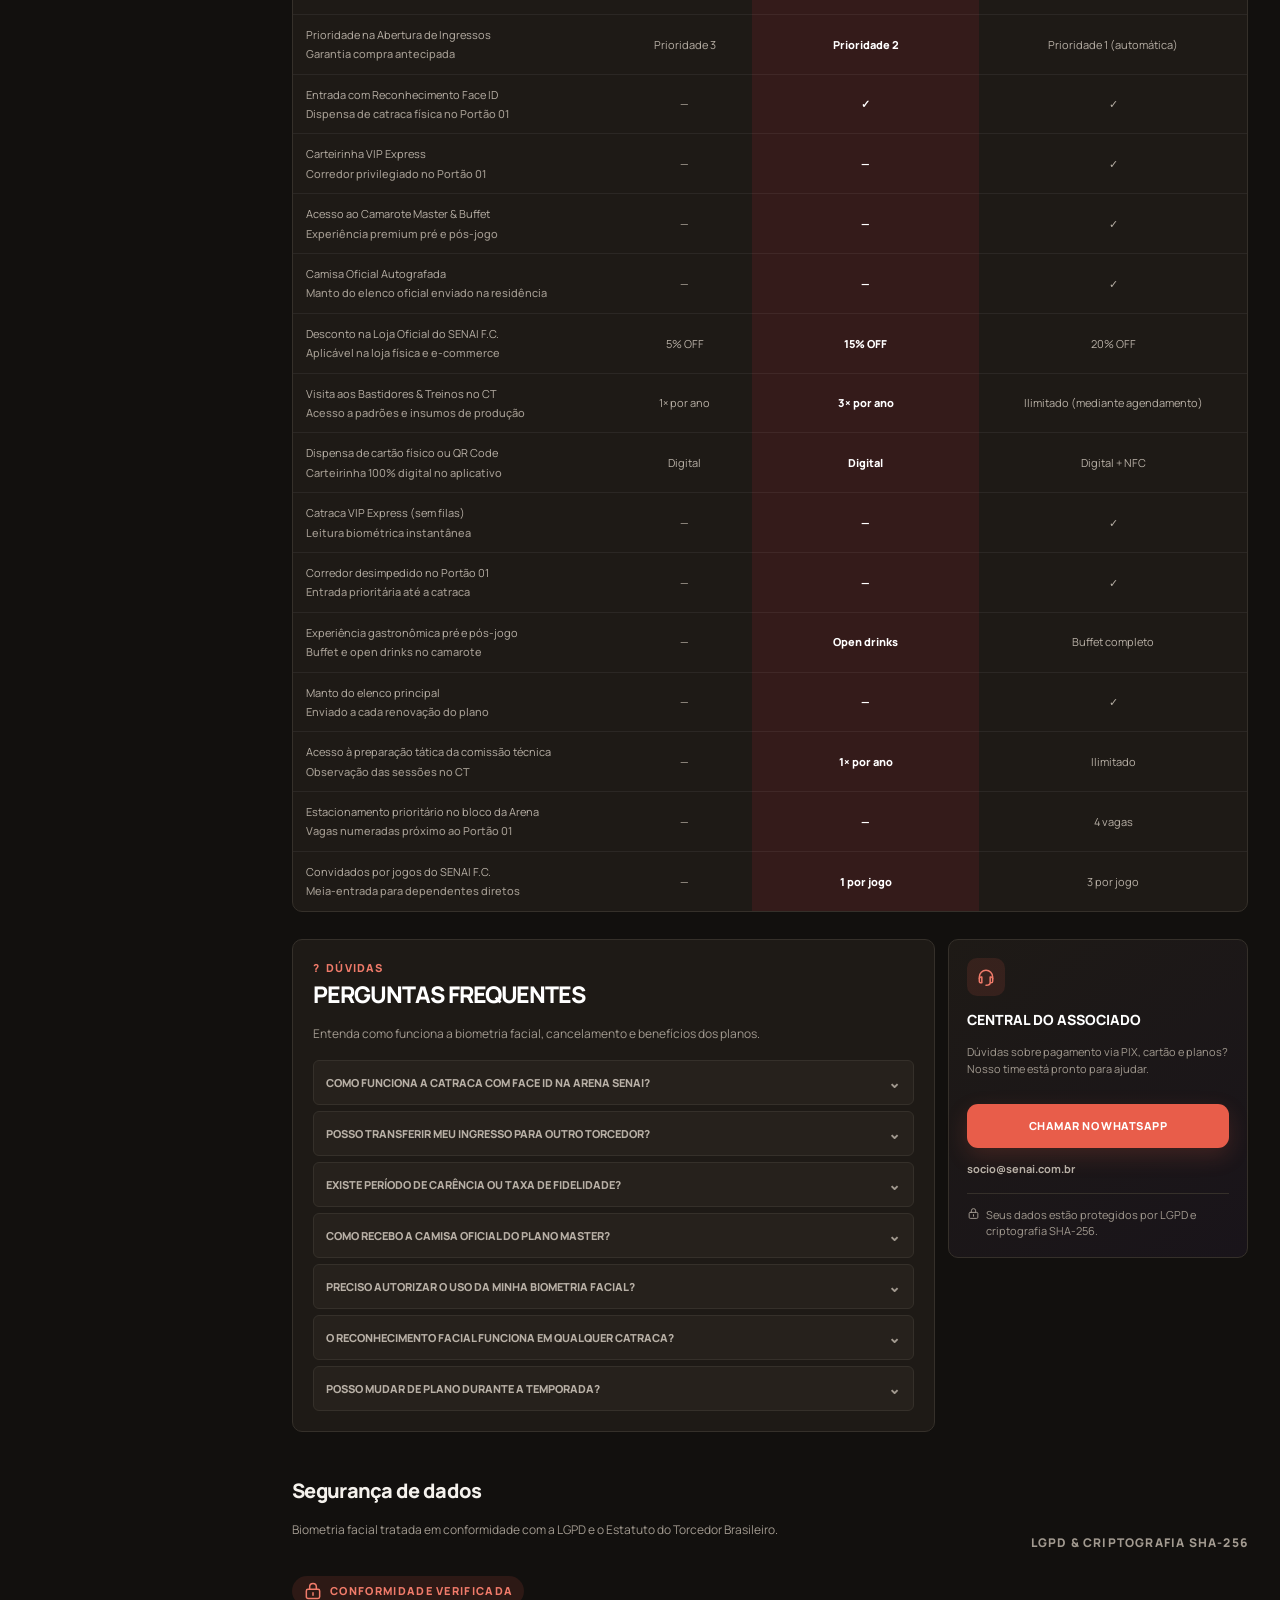
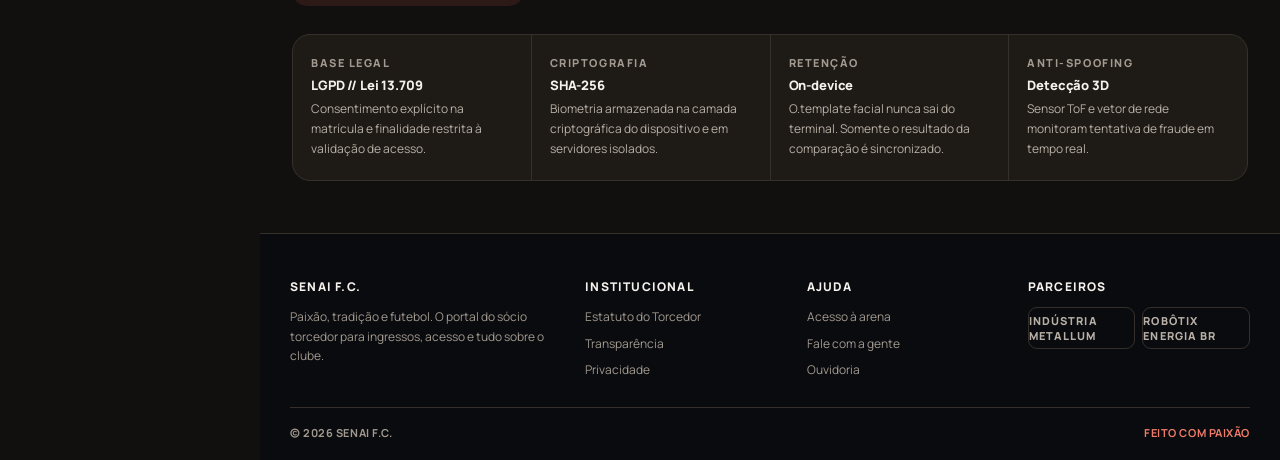
<file: planos-de-socio.html>
<!DOCTYPE html>
<html lang="pt-BR">
<head>
  <meta charset="UTF-8">
  <meta name="viewport" content="width=device-width, initial-scale=1.0">
  <meta name="theme-color" content="#0a0a0d">
  <link rel="icon" type="image/svg+xml" href="assets/images/favicon.svg">
  <meta name="description" content="Gerenciamento de categorias e planos de Sócio Torcedor do SENAI F.C.">
  <title>Planos de Sócio — SENAI F.C.</title>
  <link rel="preconnect" href="https://fonts.googleapis.com">
  <link rel="preconnect" href="https://fonts.gstatic.com" crossorigin>
  <link href="https://fonts.googleapis.com/css2?family=Manrope:wght@400;500;600;700;800&display=swap" rel="stylesheet">
  <link rel="stylesheet" href="assets/css/base.css">
  <link rel="stylesheet" href="assets/css/layout.css">
  <link rel="stylesheet" href="assets/css/botoes.css">
  <link rel="stylesheet" href="assets/css/jogos.css">
  <link rel="stylesheet" href="assets/css/componentes.css">
  <link rel="stylesheet" href="assets/css/planos.css">
  <link rel="stylesheet" href="assets/css/historia.css">
  <link rel="stylesheet" href="assets/css/mobile.css">
</head>
<body data-page="planos">
  <noscript><div class="noscript-banner"><strong>JavaScript desativado.</strong> A agenda da temporada, a contagem regressiva e a área do sócio dependem de JavaScript. Ative-o para usar o portal.</div></noscript>
  <a class="skip-link" href="#conteudo">Ir para o conteúdo</a>
      <svg class="svg-sprite" xmlns="http://www.w3.org/2000/svg" width="0" height="0" aria-hidden="true">
    <symbol id="icon-arrow" viewBox="0 0 24 24"><path d="M5 12h14M14 7l5 5-5 5"/></symbol>
    <symbol id="icon-arrow-left" viewBox="0 0 24 24"><path d="M19 12H5M10 7l-5 5 5 5"/></symbol>
    <symbol id="icon-bell" viewBox="0 0 24 24"><path d="M6 9a6 6 0 1 1 12 0c0 4 1.5 5.5 2 6H4c.5-.5 2-2 2-6Z"/><path d="M10 19a2 2 0 0 0 4 0"/></symbol>
    <symbol id="icon-bolt" viewBox="0 0 24 24"><path d="M13 2 4 14h6l-1 8 9-12h-6l1-8Z"/></symbol>
    <symbol id="icon-calendar" viewBox="0 0 24 24"><path d="M5 4h14a2 2 0 0 1 2 2v14H3V6a2 2 0 0 1 2-2Z"/><path d="M8 2v4M16 2v4M3 9h18M8 13h.01M12 13h.01M16 13h.01M8 17h.01M12 17h.01"/></symbol>
    <symbol id="icon-camera" viewBox="0 0 24 24"><path d="M4 8h3l1.5-2h7L17 8h3a1 1 0 0 1 1 1v9a1 1 0 0 1-1 1H4a1 1 0 0 1-1-1V9a1 1 0 0 1 1-1Z"/><circle cx="12" cy="13" r="3.5"/></symbol>
    <symbol id="icon-card" viewBox="0 0 24 24"><rect x="3" y="5" width="18" height="14" rx="2"/><path d="M3 10h18M7 15h4"/></symbol>
    <symbol id="icon-chart" viewBox="0 0 24 24"><path d="M4 20V10M10 20V4M16 20v-7M22 20H2"/></symbol>
    <symbol id="icon-check" viewBox="0 0 24 24"><path d="m5 12 4 4L19 6"/></symbol>
    <symbol id="icon-chip" viewBox="0 0 24 24"><rect x="7" y="7" width="10" height="10" rx="1"/><path d="M10 3v4M14 3v4M10 17v4M14 17v4M3 10h4M3 14h4M17 10h4M17 14h4"/></symbol>
    <symbol id="icon-clock" viewBox="0 0 24 24"><circle cx="12" cy="12" r="9"/><path d="M12 7v5l3 2"/></symbol>
    <symbol id="icon-close" viewBox="0 0 24 24"><path d="m6 6 12 12M18 6 6 18"/></symbol>
    <symbol id="icon-eye" viewBox="0 0 24 24"><path d="M2 12s3.6-6.5 10-6.5S22 12 22 12s-3.6 6.5-10 6.5S2 12 2 12Z"/><circle cx="12" cy="12" r="3"/></symbol>
    <symbol id="icon-eye-off" viewBox="0 0 24 24"><path d="M3 3l18 18"/><path d="M10.6 6.2A9.8 9.8 0 0 1 12 6c6.4 0 10 6 10 6a17.6 17.6 0 0 1-3.3 3.9M6.4 7.6A17.4 17.4 0 0 0 2 12s3.6 6 10 6a9.7 9.7 0 0 0 4-.9"/><path d="M9.9 9.9a3 3 0 0 0 4.2 4.2"/></symbol>
    <symbol id="icon-gate" viewBox="0 0 24 24"><path d="M4 20V6a2 2 0 0 1 2-2h12a2 2 0 0 1 2 2v14"/><path d="M2 20h20"/><path d="M9 8v8M15 8v8"/></symbol>
    <symbol id="icon-headset" viewBox="0 0 24 24"><path d="M4 14v-2a8 8 0 0 1 16 0v2"/><path d="M4 14a2 2 0 0 1 2-2h1v7H6a2 2 0 0 1-2-2v-3ZM20 14a2 2 0 0 0-2-2h-1v7h1a2 2 0 0 0 2-2v-3ZM17 19c0 2-2 3-5 3"/></symbol>
    <symbol id="icon-home" viewBox="0 0 24 24"><path d="m3 11 9-8 9 8"/><path d="M5 10v10h14V10"/><path d="M9 20v-6h6v6"/></symbol>
    <symbol id="icon-lock" viewBox="0 0 24 24"><rect x="4" y="10" width="16" height="11" rx="2"/><path d="M8 10V7a4 4 0 0 1 8 0v3M12 14v3"/></symbol>
    <symbol id="icon-logout" viewBox="0 0 24 24"><path d="M14 4H6a1 1 0 0 0-1 1v14a1 1 0 0 0 1 1h8"/><path d="M17 8l4 4-4 4M21 12H9"/></symbol>
    <symbol id="icon-mail" viewBox="0 0 24 24"><rect x="3" y="5" width="18" height="14" rx="2"/><path d="m3.5 6.5 8.5 6 8.5-6"/></symbol>
    <symbol id="icon-map" viewBox="0 0 24 24"><path d="M20 10c0 5-8 11-8 11S4 15 4 10a8 8 0 1 1 16 0Z"/><circle cx="12" cy="10" r="2.5"/></symbol>
    <symbol id="icon-menu" viewBox="0 0 24 24"><path d="M4 7h16M4 12h16M4 17h16"/></symbol>
    <symbol id="icon-nfc" viewBox="0 0 24 24"><path d="M6 20a10 10 0 0 1 0-16"/><path d="M18 4a10 10 0 0 1 0 16"/><path d="M9.5 17a5 5 0 0 1 0-10"/><path d="M14.5 7a5 5 0 0 1 0 10"/></symbol>
    <symbol id="icon-palette" viewBox="0 0 24 24"><path d="M12 3a9 9 0 0 0 0 18c1 0 1.5-.7 1.5-1.5 0-.4-.2-.8-.5-1.1-.3-.3-.4-.7-.4-1.1 0-.8.7-1.3 1.5-1.3H16A5 5 0 0 0 21 11c0-4.4-4-8-9-8Z"/><circle cx="7.5" cy="11" r="1"/><circle cx="10" cy="7" r="1"/><circle cx="15" cy="7.5" r="1"/></symbol>
    <symbol id="icon-phone" viewBox="0 0 24 24"><path d="M6 3h3l2 5-2.5 1.5a12 12 0 0 0 6 6L16 13l5 2v3a2 2 0 0 1-2 2A16 16 0 0 1 4 5a2 2 0 0 1 2-2Z"/></symbol>
    <symbol id="icon-refresh" viewBox="0 0 24 24"><path d="M20 12a8 8 0 1 1-2.3-5.6"/><path d="M20 4v5h-5"/></symbol>
    <symbol id="icon-scan" viewBox="0 0 24 24"><path d="M4 8V5a1 1 0 0 1 1-1h3M20 8V5a1 1 0 0 0-1-1h-3M4 16v3a1 1 0 0 0 1 1h3M20 16v3a1 1 0 0 1-1 1h-3M4 12h16"/></symbol>
    <symbol id="icon-share" viewBox="0 0 24 24"><circle cx="18" cy="5" r="2.5"/><circle cx="6" cy="12" r="2.5"/><circle cx="18" cy="19" r="2.5"/><path d="M8.2 10.8 15.8 6.2M8.2 13.2l7.6 4.6"/></symbol>
    <symbol id="icon-shield" viewBox="0 0 24 24"><path d="M12 3 4 6v5c0 5 3.4 8.5 8 10 4.6-1.5 8-5 8-10V6l-8-3Z"/><path d="m9 12 2 2 4-5"/></symbol>
    <symbol id="icon-signal" viewBox="0 0 24 24"><path d="M5 20v-4M10 20v-8M15 20v-12M20 20V4"/></symbol>
    <symbol id="icon-stadium" viewBox="0 0 24 24"><path d="M3 9c3-3 15-3 18 0v7H3V9Z"/><path d="M7 12h10M8 16v3M16 16v3M3 9V6h18v3"/></symbol>
    <symbol id="icon-ticket" viewBox="0 0 24 24"><path d="M3 8a2 2 0 0 0 0 8v4h18v-4a2 2 0 0 0 0-8V4H3Z"/><path d="M13 7v2M13 11v2M13 15v2"/></symbol>
    <symbol id="icon-trash" viewBox="0 0 24 24"><path d="M4 7h16M9 7V4h6v3M6 7l1 13h10l1-13M10 11v6M14 11v6"/></symbol>
    <symbol id="icon-trophy" viewBox="0 0 24 24"><path d="M8 4h8v5a4 4 0 0 1-8 0V4Z"/><path d="M8 6H4v2a4 4 0 0 0 4 4M16 6h4v2a4 4 0 0 1-4 4M12 13v4M8 21h8M9 17h6"/></symbol>
    <symbol id="icon-user" viewBox="0 0 24 24"><circle cx="12" cy="8" r="4"/><path d="M4 21a8 8 0 0 1 16 0"/></symbol>
    <symbol id="icon-wallet" viewBox="0 0 24 24"><path d="M3 7a2 2 0 0 1 2-2h12a2 2 0 0 1 2 2"/><rect x="3" y="7" width="18" height="12" rx="2"/><path d="M16 13h2"/></symbol>
  </svg>

  <aside class="sidebar" id="sidebar" aria-label="Navegação principal">
    <div class="sidebar-header"><a class="brand" href="senai-torcedor-web.html" aria-label="SENAI F.C. — página principal"><span class="brand-mark" aria-hidden="true">S</span><span class="brand-copy"><strong>SENAI F.C.</strong><span>Sócio torcedor</span></span></a><button class="icon-button sidebar-close" id="sidebar-close" type="button" aria-label="Fechar menu"><svg class="icon" aria-hidden="true"><use href="#icon-close"></use></svg></button></div>
    <div class="membership-card" aria-label="Plano Sócio Master"><div class="membership-topline"><span>Seu plano</span><span class="vip-badge"><svg class="icon" aria-hidden="true"><use href="#icon-trophy"></use></svg>Master</span></div><div class="membership-title" data-user-plan>Sócio Master</div><div class="membership-number" data-user-matricula>Matrícula #9842</div></div>
    <nav class="sidebar-nav" aria-label="Páginas do portal">
      <a class="nav-link" href="face-id-acesso.html" data-page-link="face-id"><svg class="icon" aria-hidden="true"><use href="#icon-shield"></use></svg><span>Face ID &amp; Acesso</span></a>
      <a class="nav-link" href="senai-torcedor-web.html" data-page-link="jogos"><svg class="icon" aria-hidden="true"><use href="#icon-calendar"></use></svg><span>Jogos &amp; calendário</span></a>
      <a class="nav-link active" href="planos-de-socio.html" data-page-link="planos" aria-current="page"><svg class="icon" aria-hidden="true"><use href="#icon-ticket"></use></svg><span>Planos de sócio</span></a>
      <a class="nav-link" href="galeria-de-titulos.html" data-page-link="galeria"><svg class="icon" aria-hidden="true"><use href="#icon-trophy"></use></svg><span>Galeria de títulos</span></a>
      <a class="nav-link" href="nossa-historia.html" data-page-link="historia"><svg class="icon" aria-hidden="true"><use href="#icon-clock"></use></svg><span>Nossa história</span></a>
      <a class="nav-link" href="perfil.html" data-page-link="perfil"><svg class="icon" aria-hidden="true"><use href="#icon-user"></use></svg><span>Meu perfil</span></a>
    </nav>
    <div class="sidebar-footer"><div class="connection-status"><span>Seu acesso</span><strong>Liberado</strong></div><p class="demo-badge"><svg class="icon" aria-hidden="true"><use href="#icon-bolt"></use></svg><span>Ambiente de demonstração</span></p></div>
  </aside>
  <button class="sidebar-overlay" id="sidebar-overlay" type="button" aria-label="Fechar menu"></button>

  <div class="main-shell">
    <header class="topbar"><div class="topbar-inner">
      <button class="icon-button menu-button" id="menu-button" type="button" aria-label="Abrir menu" aria-controls="sidebar" aria-expanded="false"><svg class="icon" aria-hidden="true"><use href="#icon-menu"></use></svg></button>
      <div class="topbar-actions"><a class="profile-button" href="perfil.html" data-page-link="perfil" aria-label="Abrir configurações do perfil"><span class="avatar avatar-photo" aria-hidden="true"></span><span class="profile-copy"><span>Torcedor</span><strong data-user-name>Operário</strong><small data-user-matricula>Matrícula #9842</small></span></a></div>
    </div></header>

    <main class="page-container plans-page" id="conteudo">
      <div class="plans-breadcrumb"><span>Portal do sócio</span><b>//</b><strong>Seus planos</strong><i>● contrato ativo</i><em>válido até: 14/nov/2026</em></div>

      <section class="contract-banner" aria-labelledby="contract-title">
        <div class="contract-copy">
          <div class="contract-tag"><span>Seu plano</span><b>Indústria Master VIP</b></div>
          <h1 id="contract-title">Seja o motor do nosso time</h1>
          <p>Você tem acesso VIP via Face ID, camarote exclusivo e todos os jogos garantidos na Arena SENAI.</p>
          <div class="contract-benefits"><span><svg class="icon" aria-hidden="true"><use href="#icon-shield"></use></svg>Biometria facial ativa</span><span><svg class="icon" aria-hidden="true"><use href="#icon-lock"></use></svg>Renovação automática</span><span><svg class="icon" aria-hidden="true"><use href="#icon-map"></use></svg>Portões 01 &amp; camarote A</span></div>
        </div>
        <div class="contract-price"><span>Valor da mensalidade</span><strong>R$ 119,90 <small>/mês</small></strong><b>◷ ciclo recorrente</b></div>
      </section>

      <section class="plans-section" aria-labelledby="plans-title">
        <div class="plans-section-kicker"><span>◆</span> Nossos planos</div>
        <h2 id="plans-title">Escolha seu plano</h2>
        <p class="plans-section-copy">Todos os planos do SENAI F.C. dão acesso aos jogos e benefícios exclusivos para os torcedores.</p>
        <div class="reference-plans">
          <article class="reference-plan">
            <div class="reference-plan-top"><span class="reference-label">Base torcedora</span><svg class="icon" aria-hidden="true"><use href="#icon-shield"></use></svg></div>
            <h3>Sócio Aprendiz</h3><p>O primeiro passo na torcida operária</p><div class="reference-price">R$ 29,90 <small>/mês</small></div>
            <div class="reference-benefits"><span><b>50%</b> de desconto no Setor Superior</span><span>Acesso a treinos no CT</span><span>Carteirinha digital</span><span>Prioridade na compra de ingressos</span><span>Entrada com biometria facial</span><span>Camisa oficial no aniversário do plano</span><span>20% de desconto na Loja Oficial</span><span>Mudança de plano sem taxa</span></div>
            <button class="ghost-button" type="button" data-message="Solicitação de migração para Apprentiz enviada.">Migrar para aprendiz</button><small>Sem taxa de adesão // cancelamento livre</small>
          </article>
          <article class="reference-plan reference-plan-selected">
            <div class="reference-selected-label">Mais escolhido pela torcida</div>
            <div class="reference-plan-top"><span class="reference-label">Arquibancada</span><svg class="icon" aria-hidden="true"><use href="#icon-ticket"></use></svg></div>
            <h3>Sócio Técnico</h3><p>A engenharia fundamental em campo</p><div class="reference-price">R$ 59,90 <small>/mês</small></div>
            <div class="reference-benefits"><span><b>100%</b> de desconto na arquibancada</span><span>Todos os jogos incluídos</span><span>Prioridade na compra de ingressos</span><span>Carteirinha digital</span><span>Entrada rápida com Face ID</span><span>Acesso ao camarote</span><span>Camisa oficial no aniversário do plano</span><span>15% de desconto na Loja Oficial</span><span>Visita aos bastidores 3× por ano</span></div>
            <button class="primary-button" type="button" data-message="Plano Técnico selecionado. Economia anual estimada de R$ 48,00.">Mudar para Sócio Técnico</button><small>Economia anual estimada de R$ 48,00</small>
          </article>
          <article class="reference-plan">
            <div class="reference-plan-top"><span class="reference-label">VIP Exclusivo / Plano Atual</span><svg class="icon" aria-hidden="true"><use href="#icon-trophy"></use></svg></div>
            <h3>Indústria Master VIP</h3><p>A liderança de fábrica em cada confronto</p><div class="reference-price">R$ 119,90 <small>/mês</small></div>
            <div class="reference-benefits"><span><b>100%</b> dos jogos incluídos</span><span>Prioridade máxima na compra de ingressos</span><span>Carteirinha VIP com Face ID</span><span>Acesso rápido pelo Portão 01</span><span>Acesso ao camarote Master</span><span>Camisa oficial no aniversário do plano</span><span>Manto do elenco a cada renovação</span><span>20% de desconto na Loja Oficial</span><span>Visita aos bastidores ilimitada</span></div>
            <button class="secondary-button" type="button" data-message="Plano atual: Indústria Master VIP.">✓ Plano ativo na sua conta</button><small>Próxima cobrança em 15/dez // cartão final 4492</small>
          </article>
        </div>
      </section>

      <section class="plan-insights">
        <article class="telemetry-card"><div class="insight-kicker"><span>◉</span> Sua economia</div><h3>Quanto você economiza na temporada</h3><p>Veja quanto você economiza com seu plano SENAI F.C.</p><div class="ticket-counter"><span>Ingressos avulsos <b>R$ 2.160</b><small>média R$ 120/jogo</small></span><strong>×</strong><span>Seu plano Master <b>R$ 1.438</b><small>12 meses</small></span><strong>−</strong><span class="economy-value">Sua economia <b>R$ 722</b><small>+ camarote &amp; Face ID</small></span></div><small class="telemetry-note">Valores baseados no calendário oficial do clube.</small></article>
        <article class="biometric-card"><div class="insight-kicker"><span>▣</span> Acesso rápido</div><h3>Entre com o rosto</h3><p>Catracas inteligentes que reconhecem seu rosto em segundos. Entre sem filas e sem espera.</p><div class="biometric-status"><span>Portão VIP #1 • Arena<br><b>Abertura: 12h00</b></span><b>100%<br>liberado</b></div><button class="ghost-button" type="button" data-message="Validação biométrica solicitada com sucesso.">Validar biometria facial</button></article>
      </section>

      <section class="comparison-section" aria-labelledby="comparison-title"><div class="plans-section-kicker"><span>◉</span> Compare os planos</div><h2 id="comparison-title">Tabela comparativa de benefícios</h2><p class="plans-section-copy">Veja as diferenças entre os planos e escolha o melhor para você.</p><div class="comparison-card"><div class="table-wrap"><table class="comparison-table"><thead><tr><th>Recursos &amp; cobertura</th><th>Aprendiz<br><small>R$ 29,90/mês</small></th><th class="comparison-focus">Técnico<br><small>R$ 59,90/mês</small></th><th>Indústria Master VIP<br><small>R$ 119,90/mês</small></th></tr></thead><tbody><tr><td>Acesso a jogos do Mandante<small>Todos os confrontos na Arena SENAI</small></td><td>50% desconto</td><td class="comparison-focus">100% grátis (arquibancada)</td><td>100% grátis (qualquer setor)</td></tr><tr><td>Prioridade na Abertura de Ingressos<small>Garantia compra antecipada</small></td><td>Prioridade 3</td><td class="comparison-focus">Prioridade 2</td><td>Prioridade 1 (automática)</td></tr><tr><td>Entrada com Reconhecimento Face ID<small>Dispensa de catraca física no Portão 01</small></td><td>—</td><td class="comparison-focus">✓</td><td>✓</td></tr><tr><td>Carteirinha VIP Express<small>Corredor privilegiado no Portão 01</small></td><td>—</td><td class="comparison-focus">—</td><td>✓</td></tr><tr><td>Acesso ao Camarote Master &amp; Buffet<small>Experiência premium pré e pós-jogo</small></td><td>—</td><td class="comparison-focus">—</td><td>✓</td></tr><tr><td>Camisa Oficial Autografada<small>Manto do elenco oficial enviado na residência</small></td><td>—</td><td class="comparison-focus">—</td><td>✓</td></tr><tr><td>Desconto na Loja Oficial do SENAI F.C.<small>Aplicável na loja física e e-commerce</small></td><td>5% OFF</td><td class="comparison-focus">15% OFF</td><td>20% OFF</td></tr><tr><td>Visita aos Bastidores &amp; Treinos no CT<small>Acesso a padrões e insumos de produção</small></td><td>1× por ano</td><td class="comparison-focus">3× por ano</td><td>Ilimitado (mediante agendamento)</td></tr><tr><td>Dispensa de cartão físico ou QR Code<small>Carteirinha 100% digital no aplicativo</small></td><td>Digital</td><td class="comparison-focus">Digital</td><td>Digital + NFC</td></tr><tr><td>Catraca VIP Express (sem filas)<small>Leitura biométrica instantânea</small></td><td>&mdash;</td><td class="comparison-focus">&mdash;</td><td>✓</td></tr><tr><td>Corredor desimpedido no Portão 01<small>Entrada prioritária até a catraca</small></td><td>&mdash;</td><td class="comparison-focus">&mdash;</td><td>✓</td></tr><tr><td>Experiência gastronômica pré e pós-jogo<small>Buffet e open drinks no camarote</small></td><td>&mdash;</td><td class="comparison-focus">Open drinks</td><td>Buffet completo</td></tr><tr><td>Manto do elenco principal<small>Enviado a cada renovação do plano</small></td><td>&mdash;</td><td class="comparison-focus">&mdash;</td><td>✓</td></tr><tr><td>Acesso à preparação tática da comissão técnica<small>Observação das sessões no CT</small></td><td>&mdash;</td><td class="comparison-focus">1× por ano</td><td>Ilimitado</td></tr><tr><td>Estacionamento prioritário no bloco da Arena<small>Vagas numeradas próximo ao Portão 01</small></td><td>&mdash;</td><td class="comparison-focus">&mdash;</td><td>4 vagas</td></tr><tr><td>Convidados por jogos do SENAI F.C.<small>Meia-entrada para dependentes diretos</small></td><td>&mdash;</td><td class="comparison-focus">1 por jogo</td><td>3 por jogo</td></tr></tbody></table></div></div></section>

      <section class="faq-support" aria-labelledby="faq-title"><div class="faq-column"><div class="plans-section-kicker"><span>?</span> Dúvidas</div><h2 id="faq-title">Perguntas frequentes</h2><p class="plans-section-copy">Entenda como funciona a biometria facial, cancelamento e benefícios dos planos.</p><div class="faq-list"><details><summary>Como funciona a catraca com Face ID na Arena SENAI?</summary><p>A leitura biométrica é feita na chegada. Leve o celular com o aplicativo aberto e um documento com foto para a conferência do primeiro acesso.</p></details><details><summary>Posso transferir meu ingresso para outro torcedor?</summary><p>O titular pode solicitar a alteração até 24 horas antes do jogo, desde que o cadastro do novo torcedor esteja validado.</p></details><details><summary>Existe período de carência ou taxa de fidelidade?</summary><p>Não há fidelidade nos planos associativos. Alterações e cancelamentos podem ser solicitados pelo suporte.</p></details><details><summary>Como recebo a camisa oficial do plano Master?</summary><p>A camisa é enviada para o endereço cadastrado, com rastreio liberado no portal.</p></details><details><summary>Preciso autorizar o uso da minha biometria facial?</summary><p>Sim. O consentimento é coletado no momento da matrícula, pode ser revogado a qualquer momento pelo suporte e os dados são tratados em conformidade com a LGPD.</p></details><details><summary>O reconhecimento facial funciona em qualquer catraca?</summary><p>A leitura está disponível nas catracas biométricas do Portão 01.Nos demais portões, use a carteirinha digital com QR Code.</p></details><details><summary>Posso mudar de plano durante a temporada?</summary><p>Sim. O upgrade é liberado na virada do mês e a diferença é calculada proporcionalmente pelo portal.</p></details></div></div><aside class="support-card"><span class="support-icon"><svg class="icon" aria-hidden="true"><use href="#icon-headset"></use></svg></span><h3>Central do associado</h3><p>Dúvidas sobre pagamento via PIX, cartão e planos? Nosso time está pronto para ajudar.</p><button class="primary-button" type="button" data-message="Redirecionando para o WhatsApp da Central do Associado.">Chamar no WhatsApp</button><a href="mailto:socio@senai.com.br">socio@senai.com.br</a><div class="support-security"><svg class="icon" aria-hidden="true"><use href="#icon-lock"></use></svg>Seus dados estão protegidos por LGPD e criptografia SHA-256.</div></aside></section>
      <section class="subpage-section" aria-labelledby="seguranca-title">
        <div class="subpage-section-header"><div><h2 id="seguranca-title">Segurança de dados</h2><p>Biometria facial tratada em conformidade com a LGPD e o Estatuto do Torcedor Brasileiro.</p></div><span class="match-count">LGPD &amp; criptografia SHA-256</span></div>
        <p class="pl-security-badge"><svg class="icon" aria-hidden="true"><use href="#icon-lock"></use></svg>Conformidade verificada</p>
        <div class="pl-security">
          <div class="pl-security-item"><span>Base legal</span><strong>LGPD // Lei 13.709</strong><p>Consentimento explícito na matrícula e finalidade restrita à validação de acesso.</p></div>
          <div class="pl-security-item"><span>Criptografia</span><strong>SHA-256</strong><p>Biometria armazenada na camada criptográfica do dispositivo e em servidores isolados.</p></div>
          <div class="pl-security-item"><span>Retenção</span><strong>On-device</strong><p>O.template facial nunca sai do terminal. Somente o resultado da comparação é sincronizado.</p></div>
          <div class="pl-security-item"><span>Anti-spoofing</span><strong>Detecção 3D</strong><p>Sensor ToF e vetor de rede monitoram tentativa de fraude em tempo real.</p></div>
        </div>
      </section>
    </main>

    <footer class="site-footer"><div class="footer-inner"><div class="footer-grid"><div class="footer-column"><h3>SENAI F.C.</h3><p>Paixão, tradição e futebol. O portal do sócio torcedor para ingressos, acesso e tudo sobre o clube.</p></div><div class="footer-column"><h3>Institucional</h3><div class="footer-links"><button class="footer-link" type="button" data-message="O Estatuto do Torcedor do SENAI F.C. entra no ar na próxima atualização do portal.">Estatuto do Torcedor</button><button class="footer-link" type="button" data-message="O relatório de transparência da temporada é publicado após o encerramento da Copa Indústria.">Transparência</button><a href="perfil.html#pf-privacidade-title">Privacidade</a></div></div><div class="footer-column"><h3>Ajuda</h3><div class="footer-links"><a href="face-id-acesso.html">Acesso à arena</a><a href="mailto:socio@senai-fc.com.br">Fale com a gente</a><a href="mailto:ouvidoria@senai-fc.com.br">Ouvidoria</a></div></div><div class="footer-column"><h3>Parceiros</h3><div class="sponsor-grid"><span class="sponsor">Indústria Metallum</span><span class="sponsor">Robôtix Energia BR</span></div></div></div><div class="footer-bottom"><span>© <span data-current-year>2026</span> SENAI F.C.</span><span class="footer-highlight">Feito com paixão</span></div></div></footer>
  </div>
  <div class="toast" id="toast" role="status" aria-live="polite" aria-atomic="true"><svg class="icon" aria-hidden="true"><use href="#icon-check"></use></svg><span id="toast-message"></span></div>
  <script src="assets/js/senai-torcedor-web.js" defer></script>
</body>
</html>
</file>
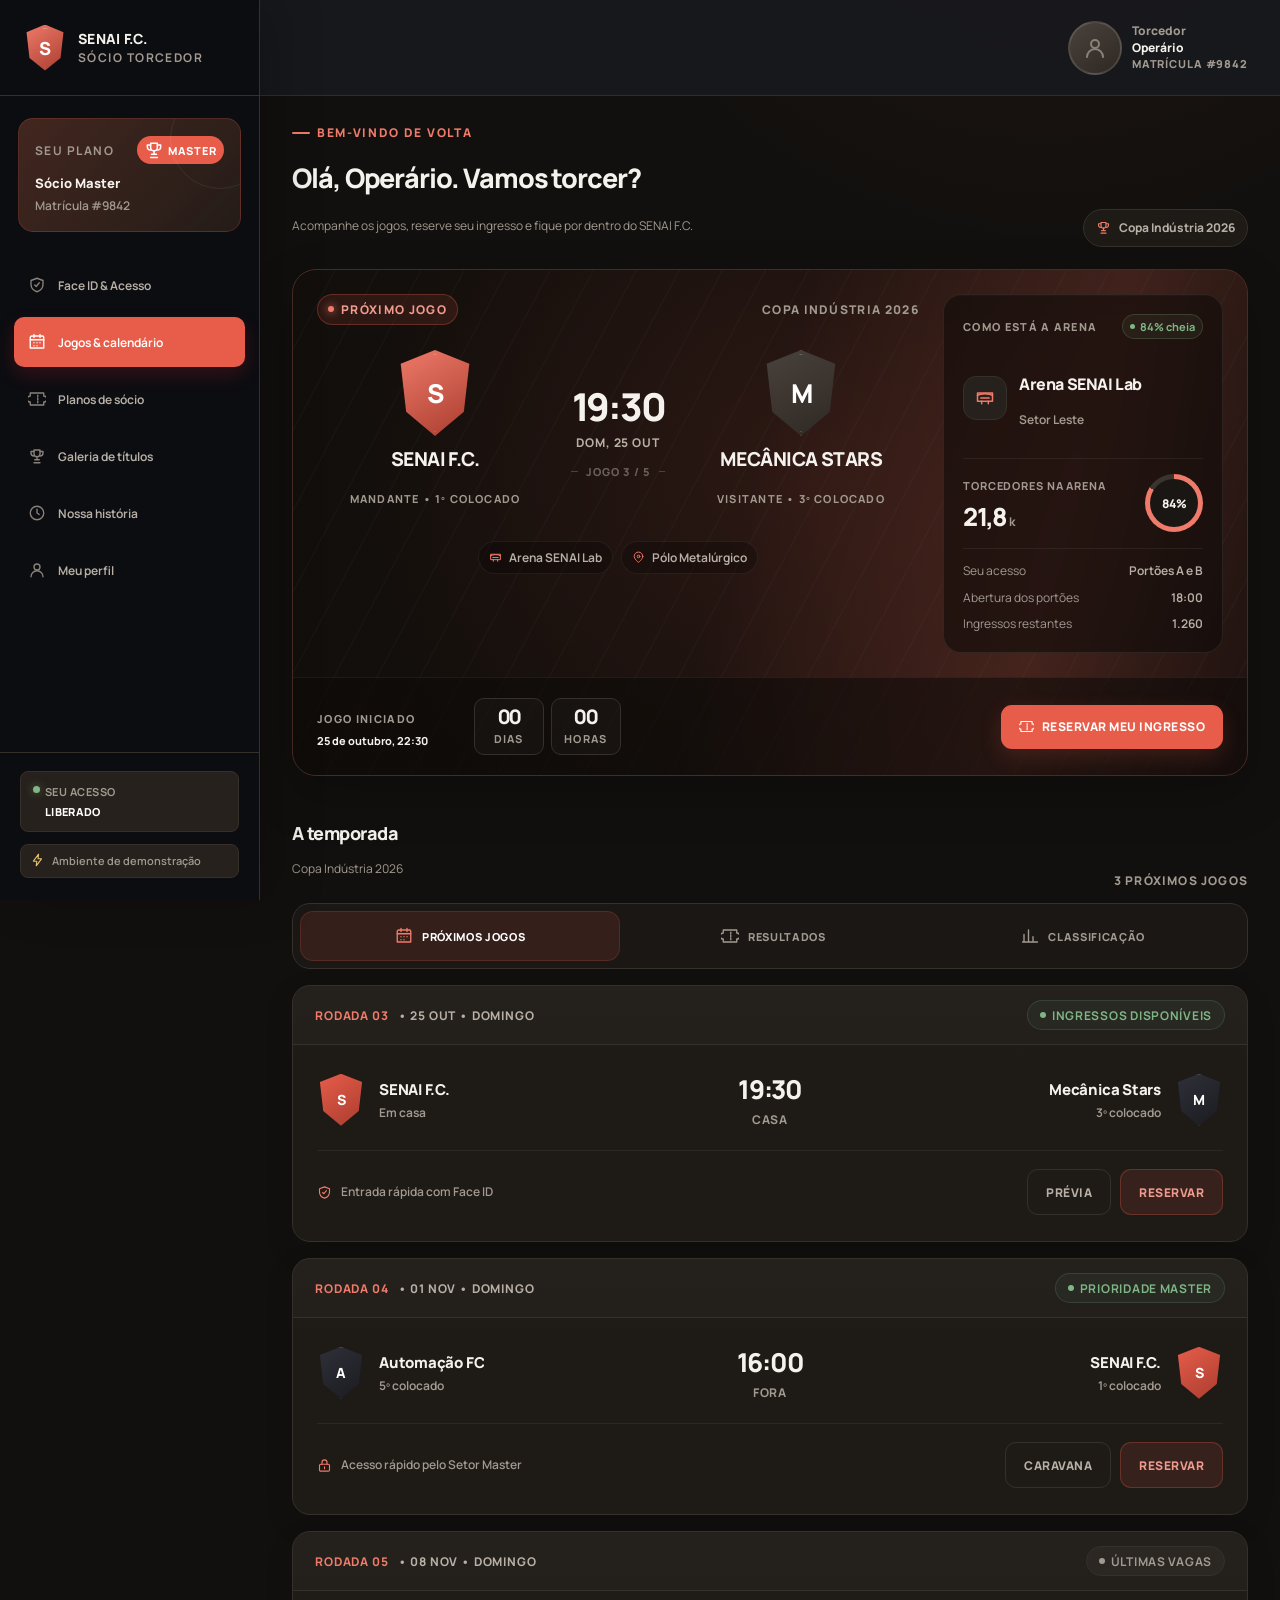
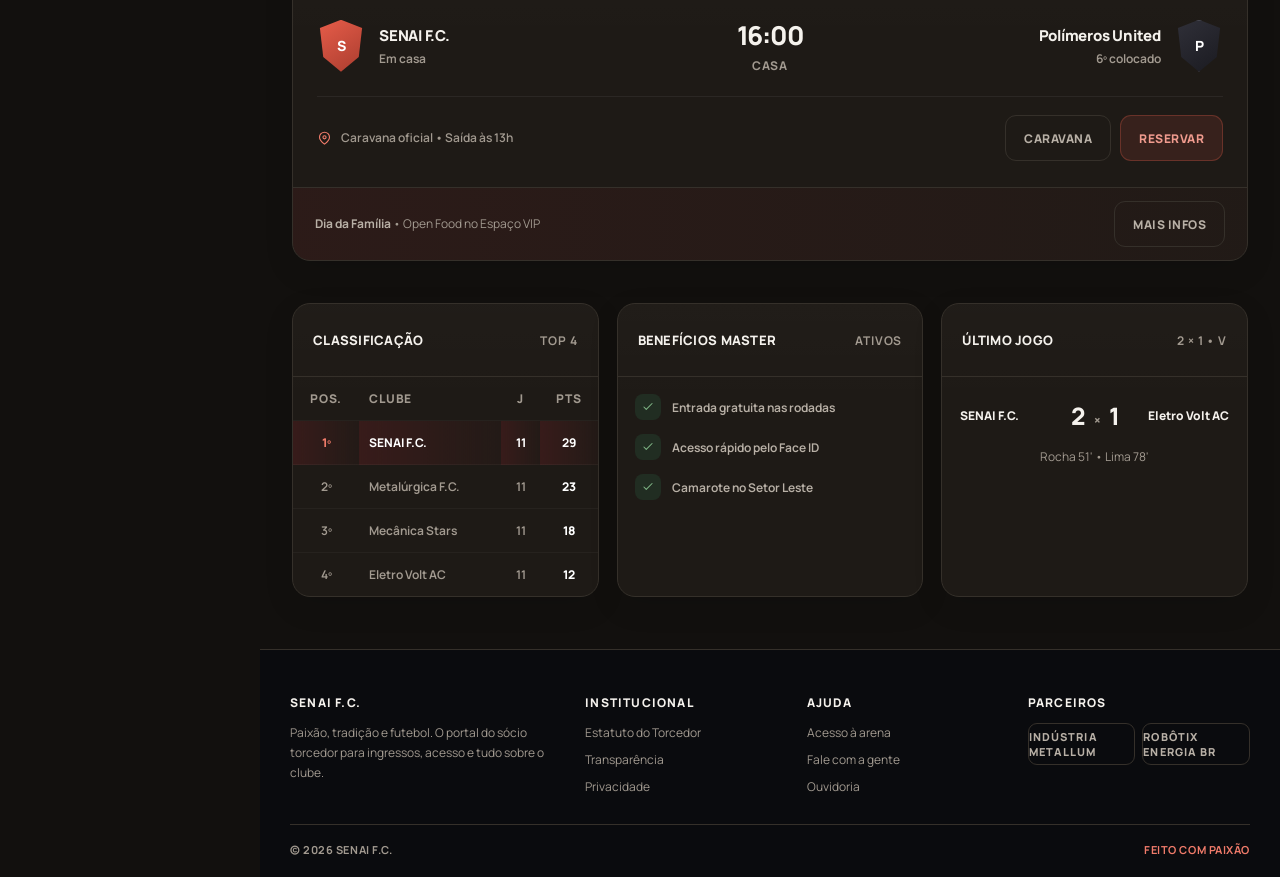
<file: senai-torcedor-web.html>
<!DOCTYPE html>
<html lang="pt-BR">
<head>
  <meta charset="UTF-8">
  <meta name="viewport" content="width=device-width, initial-scale=1.0">
  <meta name="theme-color" content="#0a0a0d">
  <link rel="icon" type="image/svg+xml" href="assets/images/favicon.svg">
  <meta name="description" content="Portal do Sócio Torcedor do SENAI F.C.: jogos, resultados, classificação e reservas de ingressos.">
  <title>SENAI F.C. — Portal do Sócio Torcedor</title>
  <link rel="preconnect" href="https://fonts.googleapis.com">
  <link rel="preconnect" href="https://fonts.gstatic.com" crossorigin>
  <link href="https://fonts.googleapis.com/css2?family=Manrope:wght@400;500;600;700;800&display=swap" rel="stylesheet">
  <link rel="stylesheet" href="assets/css/base.css">
  <link rel="stylesheet" href="assets/css/layout.css">
  <link rel="stylesheet" href="assets/css/botoes.css">
  <link rel="stylesheet" href="assets/css/jogos.css">
  <link rel="stylesheet" href="assets/css/componentes.css">
  <link rel="stylesheet" href="assets/css/arena.css">
  <link rel="stylesheet" href="assets/css/mobile.css">
  <link rel="stylesheet" href="assets/css/painel-jogos.css">
  <link rel="stylesheet" href="assets/css/ajustes-toque.css">
</head>
<body data-page="jogos">
  <noscript><div class="noscript-banner"><strong>JavaScript desativado.</strong> A agenda da temporada, a contagem regressiva e a área do sócio dependem de JavaScript. Ative-o para usar o portal.</div></noscript>
  <a class="skip-link" href="#conteudo">Ir para o conteúdo</a>

      <svg class="svg-sprite" xmlns="http://www.w3.org/2000/svg" width="0" height="0" aria-hidden="true">
    <symbol id="icon-arrow" viewBox="0 0 24 24"><path d="M5 12h14M14 7l5 5-5 5"/></symbol>
    <symbol id="icon-arrow-left" viewBox="0 0 24 24"><path d="M19 12H5M10 7l-5 5 5 5"/></symbol>
    <symbol id="icon-bell" viewBox="0 0 24 24"><path d="M6 9a6 6 0 1 1 12 0c0 4 1.5 5.5 2 6H4c.5-.5 2-2 2-6Z"/><path d="M10 19a2 2 0 0 0 4 0"/></symbol>
    <symbol id="icon-bolt" viewBox="0 0 24 24"><path d="M13 2 4 14h6l-1 8 9-12h-6l1-8Z"/></symbol>
    <symbol id="icon-calendar" viewBox="0 0 24 24"><path d="M5 4h14a2 2 0 0 1 2 2v14H3V6a2 2 0 0 1 2-2Z"/><path d="M8 2v4M16 2v4M3 9h18M8 13h.01M12 13h.01M16 13h.01M8 17h.01M12 17h.01"/></symbol>
    <symbol id="icon-camera" viewBox="0 0 24 24"><path d="M4 8h3l1.5-2h7L17 8h3a1 1 0 0 1 1 1v9a1 1 0 0 1-1 1H4a1 1 0 0 1-1-1V9a1 1 0 0 1 1-1Z"/><circle cx="12" cy="13" r="3.5"/></symbol>
    <symbol id="icon-card" viewBox="0 0 24 24"><rect x="3" y="5" width="18" height="14" rx="2"/><path d="M3 10h18M7 15h4"/></symbol>
    <symbol id="icon-chart" viewBox="0 0 24 24"><path d="M4 20V10M10 20V4M16 20v-7M22 20H2"/></symbol>
    <symbol id="icon-check" viewBox="0 0 24 24"><path d="m5 12 4 4L19 6"/></symbol>
    <symbol id="icon-chip" viewBox="0 0 24 24"><rect x="7" y="7" width="10" height="10" rx="1"/><path d="M10 3v4M14 3v4M10 17v4M14 17v4M3 10h4M3 14h4M17 10h4M17 14h4"/></symbol>
    <symbol id="icon-clock" viewBox="0 0 24 24"><circle cx="12" cy="12" r="9"/><path d="M12 7v5l3 2"/></symbol>
    <symbol id="icon-close" viewBox="0 0 24 24"><path d="m6 6 12 12M18 6 6 18"/></symbol>
    <symbol id="icon-eye" viewBox="0 0 24 24"><path d="M2 12s3.6-6.5 10-6.5S22 12 22 12s-3.6 6.5-10 6.5S2 12 2 12Z"/><circle cx="12" cy="12" r="3"/></symbol>
    <symbol id="icon-eye-off" viewBox="0 0 24 24"><path d="M3 3l18 18"/><path d="M10.6 6.2A9.8 9.8 0 0 1 12 6c6.4 0 10 6 10 6a17.6 17.6 0 0 1-3.3 3.9M6.4 7.6A17.4 17.4 0 0 0 2 12s3.6 6 10 6a9.7 9.7 0 0 0 4-.9"/><path d="M9.9 9.9a3 3 0 0 0 4.2 4.2"/></symbol>
    <symbol id="icon-gate" viewBox="0 0 24 24"><path d="M4 20V6a2 2 0 0 1 2-2h12a2 2 0 0 1 2 2v14"/><path d="M2 20h20"/><path d="M9 8v8M15 8v8"/></symbol>
    <symbol id="icon-headset" viewBox="0 0 24 24"><path d="M4 14v-2a8 8 0 0 1 16 0v2"/><path d="M4 14a2 2 0 0 1 2-2h1v7H6a2 2 0 0 1-2-2v-3ZM20 14a2 2 0 0 0-2-2h-1v7h1a2 2 0 0 0 2-2v-3ZM17 19c0 2-2 3-5 3"/></symbol>
    <symbol id="icon-home" viewBox="0 0 24 24"><path d="m3 11 9-8 9 8"/><path d="M5 10v10h14V10"/><path d="M9 20v-6h6v6"/></symbol>
    <symbol id="icon-lock" viewBox="0 0 24 24"><rect x="4" y="10" width="16" height="11" rx="2"/><path d="M8 10V7a4 4 0 0 1 8 0v3M12 14v3"/></symbol>
    <symbol id="icon-logout" viewBox="0 0 24 24"><path d="M14 4H6a1 1 0 0 0-1 1v14a1 1 0 0 0 1 1h8"/><path d="M17 8l4 4-4 4M21 12H9"/></symbol>
    <symbol id="icon-mail" viewBox="0 0 24 24"><rect x="3" y="5" width="18" height="14" rx="2"/><path d="m3.5 6.5 8.5 6 8.5-6"/></symbol>
    <symbol id="icon-map" viewBox="0 0 24 24"><path d="M20 10c0 5-8 11-8 11S4 15 4 10a8 8 0 1 1 16 0Z"/><circle cx="12" cy="10" r="2.5"/></symbol>
    <symbol id="icon-menu" viewBox="0 0 24 24"><path d="M4 7h16M4 12h16M4 17h16"/></symbol>
    <symbol id="icon-nfc" viewBox="0 0 24 24"><path d="M6 20a10 10 0 0 1 0-16"/><path d="M18 4a10 10 0 0 1 0 16"/><path d="M9.5 17a5 5 0 0 1 0-10"/><path d="M14.5 7a5 5 0 0 1 0 10"/></symbol>
    <symbol id="icon-palette" viewBox="0 0 24 24"><path d="M12 3a9 9 0 0 0 0 18c1 0 1.5-.7 1.5-1.5 0-.4-.2-.8-.5-1.1-.3-.3-.4-.7-.4-1.1 0-.8.7-1.3 1.5-1.3H16A5 5 0 0 0 21 11c0-4.4-4-8-9-8Z"/><circle cx="7.5" cy="11" r="1"/><circle cx="10" cy="7" r="1"/><circle cx="15" cy="7.5" r="1"/></symbol>
    <symbol id="icon-phone" viewBox="0 0 24 24"><path d="M6 3h3l2 5-2.5 1.5a12 12 0 0 0 6 6L16 13l5 2v3a2 2 0 0 1-2 2A16 16 0 0 1 4 5a2 2 0 0 1 2-2Z"/></symbol>
    <symbol id="icon-refresh" viewBox="0 0 24 24"><path d="M20 12a8 8 0 1 1-2.3-5.6"/><path d="M20 4v5h-5"/></symbol>
    <symbol id="icon-scan" viewBox="0 0 24 24"><path d="M4 8V5a1 1 0 0 1 1-1h3M20 8V5a1 1 0 0 0-1-1h-3M4 16v3a1 1 0 0 0 1 1h3M20 16v3a1 1 0 0 1-1 1h-3M4 12h16"/></symbol>
    <symbol id="icon-share" viewBox="0 0 24 24"><circle cx="18" cy="5" r="2.5"/><circle cx="6" cy="12" r="2.5"/><circle cx="18" cy="19" r="2.5"/><path d="M8.2 10.8 15.8 6.2M8.2 13.2l7.6 4.6"/></symbol>
    <symbol id="icon-shield" viewBox="0 0 24 24"><path d="M12 3 4 6v5c0 5 3.4 8.5 8 10 4.6-1.5 8-5 8-10V6l-8-3Z"/><path d="m9 12 2 2 4-5"/></symbol>
    <symbol id="icon-signal" viewBox="0 0 24 24"><path d="M5 20v-4M10 20v-8M15 20v-12M20 20V4"/></symbol>
    <symbol id="icon-stadium" viewBox="0 0 24 24"><path d="M3 9c3-3 15-3 18 0v7H3V9Z"/><path d="M7 12h10M8 16v3M16 16v3M3 9V6h18v3"/></symbol>
    <symbol id="icon-ticket" viewBox="0 0 24 24"><path d="M3 8a2 2 0 0 0 0 8v4h18v-4a2 2 0 0 0 0-8V4H3Z"/><path d="M13 7v2M13 11v2M13 15v2"/></symbol>
    <symbol id="icon-trash" viewBox="0 0 24 24"><path d="M4 7h16M9 7V4h6v3M6 7l1 13h10l1-13M10 11v6M14 11v6"/></symbol>
    <symbol id="icon-trophy" viewBox="0 0 24 24"><path d="M8 4h8v5a4 4 0 0 1-8 0V4Z"/><path d="M8 6H4v2a4 4 0 0 0 4 4M16 6h4v2a4 4 0 0 1-4 4M12 13v4M8 21h8M9 17h6"/></symbol>
    <symbol id="icon-user" viewBox="0 0 24 24"><circle cx="12" cy="8" r="4"/><path d="M4 21a8 8 0 0 1 16 0"/></symbol>
    <symbol id="icon-wallet" viewBox="0 0 24 24"><path d="M3 7a2 2 0 0 1 2-2h12a2 2 0 0 1 2 2"/><rect x="3" y="7" width="18" height="12" rx="2"/><path d="M16 13h2"/></symbol>
  </svg>

  <aside class="sidebar" id="sidebar" aria-label="Navegação principal">
    <div class="sidebar-header">
      <a class="brand" href="senai-torcedor-web.html" aria-label="SENAI F.C. — página principal">
        <span class="brand-mark" aria-hidden="true">S</span>
        <span class="brand-copy"><strong>SENAI F.C.</strong><span>Sócio torcedor</span></span>
      </a>
      <button class="icon-button sidebar-close" id="sidebar-close" type="button" aria-label="Fechar menu"><svg class="icon" aria-hidden="true"><use href="#icon-close"></use></svg></button>
    </div>

    <div class="membership-card" aria-label="Plano Sócio Master">
      <div class="membership-topline"><span>Seu plano</span><span class="vip-badge"><svg class="icon" aria-hidden="true"><use href="#icon-trophy"></use></svg>Master</span></div>
      <div class="membership-title" data-user-plan>Sócio Master</div>
      <div class="membership-number" data-user-matricula>Matrícula #9842</div>
    </div>

    <nav class="sidebar-nav" aria-label="Páginas do portal">
      <a class="nav-link" href="face-id-acesso.html" data-page-link="face-id"><svg class="icon" aria-hidden="true"><use href="#icon-shield"></use></svg><span>Face ID &amp; Acesso</span></a>
      <a class="nav-link active" href="senai-torcedor-web.html" data-page-link="jogos" aria-current="page"><svg class="icon" aria-hidden="true"><use href="#icon-calendar"></use></svg><span>Jogos &amp; calendário</span></a>
      <a class="nav-link" href="planos-de-socio.html" data-page-link="planos"><svg class="icon" aria-hidden="true"><use href="#icon-ticket"></use></svg><span>Planos de sócio</span></a>
      <a class="nav-link" href="galeria-de-titulos.html" data-page-link="galeria"><svg class="icon" aria-hidden="true"><use href="#icon-trophy"></use></svg><span>Galeria de títulos</span></a>
      <a class="nav-link" href="nossa-historia.html" data-page-link="historia"><svg class="icon" aria-hidden="true"><use href="#icon-clock"></use></svg><span>Nossa história</span></a>
      <a class="nav-link" href="perfil.html" data-page-link="perfil"><svg class="icon" aria-hidden="true"><use href="#icon-user"></use></svg><span>Meu perfil</span></a>
    </nav>

    <div class="sidebar-footer"><div class="connection-status"><span>Seu acesso</span><strong>Liberado</strong></div><p class="demo-badge"><svg class="icon" aria-hidden="true"><use href="#icon-bolt"></use></svg><span>Ambiente de demonstração</span></p></div>
  </aside>
  <button class="sidebar-overlay" id="sidebar-overlay" type="button" aria-label="Fechar menu"></button>

  <div class="main-shell">
    <header class="topbar">
      <div class="topbar-inner">
        <button class="icon-button menu-button" id="menu-button" type="button" aria-label="Abrir menu" aria-controls="sidebar" aria-expanded="false"><svg class="icon" aria-hidden="true"><use href="#icon-menu"></use></svg></button>
        <div class="topbar-actions">
          <a class="profile-button" href="perfil.html" data-page-link="perfil" aria-label="Abrir configurações do perfil"><span class="avatar avatar-photo" aria-hidden="true"></span><span class="profile-copy"><span>Torcedor</span><strong data-user-name>Operário</strong><small data-user-matricula>Matrícula #9842</small></span></a>
        </div>
      </div>
    </header>

    <main class="page-container" id="conteudo">
      <section class="page-heading" id="inicio" aria-labelledby="page-title">
        <div><p class="eyebrow">Bem-vindo de volta</p><h1 id="page-title">Olá, <span data-user-first-name>Operário</span>. Vamos torcer?</h1><p>Acompanhe os jogos, reserve seu ingresso e fique por dentro do SENAI F.C.</p></div>
        <div class="season-chip"><svg class="icon" aria-hidden="true"><use href="#icon-trophy"></use></svg>Copa Indústria 2026</div>
      </section>

      <section class="featured-match" aria-labelledby="featured-title">
        <div class="featured-content">
          <div>
            <div class="featured-label"><span class="live-pill">Próximo jogo</span><span class="competition-pill">Copa Indústria 2026</span></div>
            <div class="match-stage">
              <div class="featured-team"><span class="crest" aria-hidden="true">S</span><h2 id="featured-title">SENAI F.C.</h2><p>Mandante • 1º colocado</p></div>
              <div class="match-time-block" role="group" aria-label="Domingo, 25 de outubro, às 19 horas e 30 minutos"><span class="time">19:30</span><span class="date">Dom, 25 out</span><span class="versus-line">Jogo 3 / 5</span></div>
              <div class="featured-team"><span class="crest away" aria-hidden="true">M</span><h2>Mecânica Stars</h2><p>Visitante • 3º colocado</p></div>
            </div>
            <div class="match-meta"><span class="meta-chip"><svg class="icon" aria-hidden="true"><use href="#icon-stadium"></use></svg>Arena SENAI Lab</span><span class="meta-chip"><svg class="icon" aria-hidden="true"><use href="#icon-map"></use></svg>Pólo Metalúrgico</span></div>
          </div>
          <aside class="venue-card" aria-label="Informações da arena">
            <div class="venue-topline"><span>Como está a arena</span><span class="occupancy-badge">84% cheia</span></div>
            <div class="venue-heading"><span class="venue-icon"><svg class="icon" aria-hidden="true"><use href="#icon-stadium"></use></svg></span><div><h3>Arena SENAI Lab</h3><p>Setor Leste</p></div></div>
            <div class="capacity-row"><div class="capacity-copy"><span>Torcedores na arena</span><strong>21,8<small>k</small></strong></div><div class="capacity-ring" aria-label="84 por cento de ocupação"><span>84%</span></div></div>
            <div class="venue-info"><div class="venue-info-row"><span>Seu acesso</span><strong>Portões A e B</strong></div><div class="venue-info-row"><span>Abertura dos portões</span><strong>18:00</strong></div><div class="venue-info-row"><span>Ingressos restantes</span><strong>1.260</strong></div></div>
          </aside>
        </div>
        <div class="countdown-bar" data-countdown="2026-10-25T19:30:00-03:00">
          <div class="countdown-copy"><span data-countdown-status>Faltam</span><strong data-countdown-date>25 de outubro, 19:30</strong></div>
          <div class="countdown-values" role="timer" aria-label="Contagem regressiva para o próximo jogo"><div class="countdown-unit"><strong data-unit="days">00</strong><span>Dias</span></div><div class="countdown-unit"><strong data-unit="hours">00</strong><span>Horas</span></div></div>
          <button class="primary-button js-reserve" type="button" data-match="SENAI F.C. × Mecânica Stars • 25/10/2026"><svg class="icon" aria-hidden="true"><use href="#icon-ticket"></use></svg>Reservar meu ingresso</button>
        </div>
      </section>

      <section class="dashboard" id="jogos" aria-labelledby="agenda-title">
        <div class="section-heading"><div><h2 id="agenda-title">A temporada</h2><p>Copa Indústria 2026</p></div><span class="match-count" data-match-count>3 próximos jogos</span></div>
        <div class="tabs" role="tablist" aria-label="Informações da competição">
          <button class="tab-button" id="tab-proximos" type="button" role="tab" aria-selected="true" aria-controls="panel-proximos" data-tab="proximos"><svg class="icon" aria-hidden="true"><use href="#icon-calendar"></use></svg>Próximos jogos</button>
          <button class="tab-button" id="tab-resultados" type="button" role="tab" aria-selected="false" aria-controls="panel-resultados" data-tab="resultados" tabindex="-1"><svg class="icon" aria-hidden="true"><use href="#icon-ticket"></use></svg>Resultados</button>
          <button class="tab-button" id="tab-classificacao" type="button" role="tab" aria-selected="false" aria-controls="panel-classificacao" data-tab="classificacao" tabindex="-1"><svg class="icon" aria-hidden="true"><use href="#icon-chart"></use></svg>Classificação</button>
        </div>
        <div class="content-grid">
          <div>
            <section class="tab-panel" id="panel-proximos" role="tabpanel" aria-labelledby="tab-proximos" data-tab-panel="proximos" tabindex="0"><div class="match-list" data-match-list></div>
            <noscript><p class="noscript-note">A agenda é gerada por JavaScript a partir de <code>assets/js/temporada.js</code>. Sem JavaScript, os próximos jogos são: <strong>Rodada 03</strong> — 25 Out, 19:30, SENAI F.C. × Mecânica Stars · <strong>Rodada 04</strong> — 01 Nov, 16:00, Automação FC × SENAI F.C. · <strong>Rodada 05</strong> — 08 Nov, 16:00, SENAI F.C. × Polímeros United.</p></noscript></section>
            <section class="tab-panel" id="panel-resultados" role="tabpanel" aria-labelledby="tab-resultados" data-tab-panel="resultados" tabindex="0" hidden><div class="result-list" data-result-list></div>
            <noscript><p class="noscript-note">Os resultados são gerados por JavaScript a partir de <code>assets/js/temporada.js</code>. Sem JavaScript, os jogos já disputados são: <strong>Rodada 02</strong> — 18 Out, SENAI F.C. 2 × 1 Eletro Volt AC · <strong>Rodada 01</strong> — 04 Out, SENAI F.C. 3 × 1 Metalúrgica F.C. · <strong>Pré-temporada</strong> — 27 Set, Polímeros United 0 × 2 SENAI F.C. · <strong>Pré-temporada</strong> — 20 Set, Automação FC 1 × 1 SENAI F.C.</p></noscript></section>
            <section class="tab-panel" id="panel-classificacao" role="tabpanel" aria-labelledby="tab-classificacao" data-tab-panel="classificacao" tabindex="0" hidden><div class="standings-card"><div class="side-card-header"><h3>Classificação oficial</h3><span data-standings-date>Atualizada em 21 out 2026</span></div><div class="table-wrap"><table class="standings-table"><caption class="sr-only">Classificação da Copa Indústria 2026</caption><thead><tr><th>Pos.</th><th>Clube</th><th>J</th><th>V</th><th>E</th><th>D</th><th>SG</th><th>PTS</th><th>Últimos jogos</th></tr></thead><tbody><tr class="highlight"><td>1º</td><td>SENAI F.C.</td><td>11</td><td>9</td><td>2</td><td>0</td><td>+20</td><td>29</td><td><span class="form-list" role="img" aria-label="Últimos resultados: vitória, vitória, vitória"><span class="form-dot">V</span><span class="form-dot">V</span><span class="form-dot">V</span></span></td></tr><tr><td>2º</td><td>Metalúrgica F.C.</td><td>11</td><td>7</td><td>2</td><td>2</td><td>+12</td><td>23</td><td><span class="form-list" role="img" aria-label="Últimos resultados: vitória, vitória, empate"><span class="form-dot">V</span><span class="form-dot">V</span><span class="form-dot draw">E</span></span></td></tr><tr><td>3º</td><td>Mecânica Stars</td><td>11</td><td>5</td><td>3</td><td>3</td><td>+7</td><td>18</td><td><span class="form-list" role="img" aria-label="Últimos resultados: vitória, vitória, derrota"><span class="form-dot">V</span><span class="form-dot">V</span><span class="form-dot loss">D</span></span></td></tr><tr><td>4º</td><td>Eletro Volt AC</td><td>11</td><td>3</td><td>3</td><td>5</td><td>-3</td><td>12</td><td><span class="form-list" role="img" aria-label="Últimos resultados: vitória, empate, derrota"><span class="form-dot">V</span><span class="form-dot draw">E</span><span class="form-dot loss">D</span></span></td></tr><tr><td>5º</td><td>Automação FC</td><td>11</td><td>2</td><td>1</td><td>8</td><td>-12</td><td>7</td><td><span class="form-list" role="img" aria-label="Últimos resultados: derrota, vitória, empate"><span class="form-dot loss">D</span><span class="form-dot">V</span><span class="form-dot draw">E</span></span></td></tr><tr><td>6º</td><td>Polímeros United</td><td>11</td><td>1</td><td>1</td><td>9</td><td>-24</td><td>4</td><td><span class="form-list" role="img" aria-label="Últimos resultados: vitória, derrota, empate"><span class="form-dot">V</span><span class="form-dot loss">D</span><span class="form-dot draw">E</span></span></td></tr></tbody></table></div></div></section>
          </div>
          <aside class="aside-column" aria-label="Resumo da competição">
            <section class="side-card"><div class="side-card-header"><h3>Classificação</h3><span>Top 4</span></div><div class="table-wrap"><table class="standings-table"><thead><tr><th>Pos.</th><th>Clube</th><th>J</th><th>PTS</th></tr></thead><tbody><tr class="highlight"><td>1º</td><td>SENAI F.C.</td><td>11</td><td>29</td></tr><tr><td>2º</td><td>Metalúrgica F.C.</td><td>11</td><td>23</td></tr><tr><td>3º</td><td>Mecânica Stars</td><td>11</td><td>18</td></tr><tr><td>4º</td><td>Eletro Volt AC</td><td>11</td><td>12</td></tr></tbody></table></div></section>
            <section class="side-card" id="beneficios"><div class="side-card-header"><h3>Benefícios Master</h3><span>Ativos</span></div><div class="benefits-list"><div class="benefit-item"><span class="benefit-check"><svg class="icon" aria-hidden="true"><use href="#icon-check"></use></svg></span>Entrada gratuita nas rodadas</div><div class="benefit-item"><span class="benefit-check"><svg class="icon" aria-hidden="true"><use href="#icon-check"></use></svg></span>Acesso rápido pelo Face ID</div><div class="benefit-item"><span class="benefit-check"><svg class="icon" aria-hidden="true"><use href="#icon-check"></use></svg></span>Camarote no Setor Leste</div></div></section>
            <section class="side-card" data-last-match><div class="side-card-header"><h3>Último jogo</h3><span data-last-result>2 × 1 • V</span></div><div class="last-score"><span class="last-team" data-last-home>SENAI F.C.</span><div class="last-result" data-last-score>2 <span>×</span> 1</div><span class="last-team" data-last-away>Eletro Volt AC</span></div><div class="last-goals" data-last-goals>Rocha 51' • Lima 78'</div></section>
          </aside>
        </div>
      </section>
    </main>

    <footer class="site-footer"><div class="footer-inner"><div class="footer-grid"><div class="footer-column"><h3>SENAI F.C.</h3><p>Paixão, tradição e futebol. O portal do sócio torcedor para ingressos, acesso e tudo sobre o clube.</p></div><div class="footer-column"><h3>Institucional</h3><div class="footer-links"><button class="footer-link" type="button" data-message="O Estatuto do Torcedor do SENAI F.C. entra no ar na próxima atualização do portal.">Estatuto do Torcedor</button><button class="footer-link" type="button" data-message="O relatório de transparência da temporada é publicado após o encerramento da Copa Indústria.">Transparência</button><a href="perfil.html#pf-privacidade-title">Privacidade</a></div></div><div class="footer-column"><h3>Ajuda</h3><div class="footer-links"><a href="face-id-acesso.html">Acesso à arena</a><a href="mailto:socio@senai-fc.com.br">Fale com a gente</a><a href="mailto:ouvidoria@senai-fc.com.br">Ouvidoria</a></div></div><div class="footer-column"><h3>Parceiros</h3><div class="sponsor-grid"><span class="sponsor">Indústria Metallum</span><span class="sponsor">Robôtix Energia BR</span></div></div></div><div class="footer-bottom"><span>© <span data-current-year>2026</span> SENAI F.C.</span><span class="footer-highlight">Feito com paixão</span></div></div></footer>
  </div>

  <dialog class="ticket-dialog" id="ticket-dialog" aria-labelledby="ticket-dialog-title"><div class="dialog-header"><div><h2 id="ticket-dialog-title">Reservar ingresso</h2><p>Seu benefício de Sócio Master será validado na retirada.</p></div><button class="icon-button" type="button" data-close-dialog aria-label="Fechar janela"><svg class="icon" aria-hidden="true"><use href="#icon-close"></use></svg></button></div><form class="ticket-form" id="ticket-form" method="dialog"><div class="match-summary" id="selected-match">SENAI F.C. × Mecânica Stars • 25/10/2026</div><div class="arena-map-container"><div class="arena-map-header"><h3>Escolha seu setor</h3><p>Clique em um setor para selecionar onde quer assistir ao jogo</p></div><div class="arena-map-wrapper"><svg class="arena-map" viewBox="0 0 800 600" role="img" aria-label="Mapa da Arena SENAI com setores de arquibancada"><rect x="300" y="200" width="200" height="200" fill="#2a2520" stroke="#3a3530" stroke-width="2"/><text x="400" y="305" text-anchor="middle" fill="#8a8178" font-size="16">Arena SENAI</text><g class="arena-sector" data-setor="norte" data-portoes="R, Q, P" tabindex="0" role="button" aria-label="Setor Norte, portões R, Q, P"><rect x="280" y="120" width="240" height="60" fill="#1a1613" stroke="#3a3530" stroke-width="2" class="sector-rect"/><text x="400" y="155" text-anchor="middle" fill="#f5f2ed" font-size="18" font-weight="600">Norte</text><text x="400" y="172" text-anchor="middle" fill="#8a8178" font-size="15">Portões R, Q, P</text></g><g class="arena-sector" data-setor="leste" data-portoes="O, N, M, L, K, J, I, H" tabindex="0" role="button" aria-label="Setor Leste, portões O, N, M, L, K, J, I, H"><rect x="540" y="180" width="80" height="240" fill="#a83c2e" stroke="#c45a4a" stroke-width="2" class="sector-rect"/><text x="580" y="305" text-anchor="middle" fill="#fff" font-size="18" font-weight="600">Leste</text><text x="580" y="323" text-anchor="middle" fill="#f0d0d0" font-size="15">O-N-M-L</text><text x="580" y="343" text-anchor="middle" fill="#f0d0d0" font-size="15">K-J-I-H</text></g><g class="arena-sector" data-setor="sul" data-portoes="E, F, G" tabindex="0" role="button" aria-label="Setor Sul, portões E, F, G"><rect x="280" y="420" width="240" height="60" fill="#c47a3a" stroke="#d49a5a" stroke-width="2" class="sector-rect"/><text x="400" y="455" text-anchor="middle" fill="#fff" font-size="18" font-weight="600">Sul</text><text x="400" y="472" text-anchor="middle" fill="#f0e0d0" font-size="15">Portões E, F, G</text></g><g class="arena-sector" data-setor="oeste-superior" data-portoes="A, B, C, D" tabindex="0" role="button" aria-label="Setor Oeste Superior, portões A, B, C, D"><rect x="180" y="180" width="80" height="110" fill="#3a6a9a" stroke="#5a8aba" stroke-width="2" class="sector-rect"/><text x="220" y="240" text-anchor="middle" fill="#fff" font-size="16" font-weight="600">Oeste</text><text x="220" y="258" text-anchor="middle" fill="#d0e0f0" font-size="15">Superior</text></g><g class="arena-sector" data-setor="oeste-inferior" data-portoes="A, B, C, D" tabindex="0" role="button" aria-label="Setor Oeste Inferior, portões A, B, C, D"><rect x="180" y="310" width="80" height="110" fill="#6a4a8a" stroke="#8a6aaa" stroke-width="2" class="sector-rect"/><text x="220" y="370" text-anchor="middle" fill="#fff" font-size="16" font-weight="600">Oeste</text><text x="220" y="388" text-anchor="middle" fill="#e0d0f0" font-size="15">Inferior</text></g></svg></div><p class="arena-map-hint">Arraste o mapa para o lado para ver todos os setores.</p><div class="arena-map-legend"><div class="legend-item"><span class="legend-color" style="background: #1a1613;"></span> Norte</div><div class="legend-item"><span class="legend-color" style="background: #a83c2e;"></span> Leste</div><div class="legend-item"><span class="legend-color" style="background: #c47a3a;"></span> Sul</div><div class="legend-item"><span class="legend-color" style="background: #3a6a9a;"></span> Oeste Superior</div><div class="legend-item"><span class="legend-color" style="background: #6a4a8a;"></span> Oeste Inferior</div></div><div class="arena-map-selection" id="arena-selection"><p>Selecione um setor no mapa para continuar</p></div></div><div class="form-field"><label for="ticket-quantity">Quantidade de ingressos</label><select id="ticket-quantity" name="quantidade" required><option value="1">1 ingresso</option><option value="2">2 ingressos</option><option value="3">3 ingressos</option><option value="4">4 ingressos</option></select></div><div class="benefit-note"><svg class="icon" aria-hidden="true"><use href="#icon-shield"></use></svg>Retirada com Face ID na entrada.</div><div class="dialog-actions"><button class="ghost-button" type="submit" value="cancel">Cancelar</button><button class="primary-button" type="submit" value="confirm">Confirmar reserva</button></div></form></dialog>
  <div class="toast" id="toast" role="status" aria-live="polite" aria-atomic="true"><svg class="icon" aria-hidden="true"><use href="#icon-check"></use></svg><span id="toast-message"></span></div>
  <script src="assets/js/temporada.js" defer></script>
  <script src="assets/js/temporada-view.js" defer></script>
  <script src="assets/js/senai-torcedor-web.js" defer></script>
</body>
</html>
</file>
<file: assets/css/base.css>
/* =============================================================================
   base.css — Fundacao visual do portal
   -----------------------------------------------------------------------------
   Tokens de cor e tipografia (:root), reset do navegador, caixa de sizing,
   corpo da pagina e utilitarios de baixo nivel.

   E o primeiro arquivo da cascata: todo o resto usa as variaveis de :root.
   ============================================================================= */
.svg-sprite {
  position: absolute;
  width: 0;
  height: 0;
  overflow: hidden;
}

:root {
  color-scheme: dark;
  --bg: #12100e;
  --bg-elevated: #1a1714;
  --surface: #1e1a16;
  --surface-2: #26211c;
  --surface-3: #2e2823;
  --line: #35302a;
  --line-soft: rgba(255, 255, 255, 0.06);
  --text: #f5f2ed;
  --text-2: #b8b0a6;
  --text-3: #a29a90;
  --red: #e85d4a;
  --red-bright: #f07b6a;
  --red-dark: #a83c2e;
  --red-soft: rgba(232, 93, 74, 0.12);
  --green: #7fb685;
  --yellow: #e8c476;
  --sidebar-width: 284px;
  --topbar-height: 96px;
  --radius-sm: 12px;
  --radius-md: 18px;
  --radius-lg: 24px;
  --shadow: 0 20px 50px rgba(0, 0, 0, 0.22);
  --font: "Manrope", Inter, -apple-system, BlinkMacSystemFont, "Segoe UI", sans-serif;
}

*,
*::before,
*::after {
  box-sizing: border-box;
}

html {
  scroll-behavior: smooth;
  scroll-padding-top: calc(var(--topbar-height) + 24px);
}

body {
  min-width: 320px;
  min-height: 100vh;
  margin: 0;
  overflow-x: hidden;
  background:
    radial-gradient(circle at 82% -10%, rgba(232, 93, 74, 0.08), transparent 31rem),
    var(--bg);
  color: var(--text);
  font-family: var(--font);
  -webkit-font-smoothing: antialiased;
  text-rendering: optimizeLegibility;
}

body.menu-open {
  overflow: hidden;
}

button,
input,
select {
  color: inherit;
  font: inherit;
}

button,
a {
  -webkit-tap-highlight-color: transparent;
}

button {
  border: 0;
}

a {
  color: inherit;
  text-decoration: none;
}

img,
svg {
  display: block;
}

::selection {
  background: rgba(232, 93, 74, 0.65);
  color: #fff;
}

:focus-visible {
  outline: 3px solid rgba(240, 123, 106, 0.55);
  outline-offset: 3px;
}

.sr-only {
  position: absolute;
  width: 1px;
  height: 1px;
  padding: 0;
  margin: -1px;
  overflow: hidden;
  clip: rect(0, 0, 0, 0);
  white-space: nowrap;
  border: 0;
}

.icon {
  width: 20px;
  height: 20px;
  flex: 0 0 auto;
  fill: none;
  stroke: currentColor;
  stroke-linecap: round;
  stroke-linejoin: round;
  stroke-width: 1.8;
}

.skip-link {
  position: fixed;
  top: 10px;
  left: 12px;
  z-index: 1000;
  padding: 10px 14px;
  transform: translateY(-150%);
  border-radius: 8px;
  background: var(--red);
  color: #fff;
  font-size: 13px;
  font-weight: 800;
  transition: transform 0.2s ease;
}

.skip-link:focus {
  transform: translateY(0);
}
</file>
<file: assets/css/layout.css>
/* =============================================================================
   layout.css — Estrutura fixa do portal
   -----------------------------------------------------------------------------
   Sidebar, topbar, main-shell, container de pagina e o bloco de perfil
   do usuario no topo. Define a geometria fixa (--sidebar-width e
   --topbar-height) que todas as paginas respeitam.
   ============================================================================= */
/* Sidebar */
.sidebar {
  position: fixed;
  inset: 0 auto 0 0;
  z-index: 120;
  display: flex;
  width: var(--sidebar-width);
  flex-direction: column;
  border-right: 1px solid var(--line);
  background: rgba(13, 14, 18, 0.97);
  box-shadow: 18px 0 45px rgba(0, 0, 0, 0.18);
  backdrop-filter: blur(18px);
}

.sidebar-header {
  display: flex;
  min-height: var(--topbar-height);
  align-items: center;
  justify-content: space-between;
  padding: 0 24px;
  border-bottom: 1px solid var(--line);
}

.brand {
  display: flex;
  min-width: 0;
  align-items: center;
  gap: 12px;
}

.brand-mark {
  position: relative;
  display: grid;
  width: 42px;
  height: 46px;
  flex: 0 0 auto;
  place-items: center;
  clip-path: polygon(50% 0, 94% 17%, 87% 73%, 50% 100%, 13% 73%, 6% 17%);
  background: linear-gradient(145deg, var(--red-bright), var(--red-dark));
  color: #fff;
  font-size: 18px;
  font-weight: 800;
  box-shadow: 0 8px 20px rgba(232, 93, 74, 0.22);
}

.brand-mark::after {
  position: absolute;
  inset: 3px;
  border: 1px solid rgba(255, 255, 255, 0.22);
  clip-path: inherit;
  content: "";
}

.brand-copy {
  display: grid;
  min-width: 0;
  line-height: 1.1;
}

.brand-copy strong {
  overflow: hidden;
  font-size: 14px;
  font-weight: 800;
  letter-spacing: 0.02em;
  text-overflow: ellipsis;
  white-space: nowrap;
}

.brand-copy span {
  margin-top: 5px;
  color: var(--text-3);
  font-size: 12px;
  font-weight: 700;
  letter-spacing: 0.12em;
  text-transform: uppercase;
}

.icon-button {
  display: inline-grid;
  width: 42px;
  height: 42px;
  flex: 0 0 auto;
  place-items: center;
  border: 1px solid var(--line);
  border-radius: 12px;
  background: var(--surface);
  color: var(--text-2);
  cursor: pointer;
  transition: border-color 0.2s ease, background 0.2s ease, color 0.2s ease, transform 0.2s ease;
}

.icon-button:hover {
  border-color: #4a423c;
  background: var(--surface-2);
  color: #fff;
  transform: translateY(-1px);
}

.sidebar-close,
.menu-button {
  display: none;
}

.membership-card {
  position: relative;
  margin: 22px 18px 12px;
  padding: 17px 16px;
  overflow: hidden;
  border: 1px solid rgba(232, 93, 74, 0.22);
  border-radius: 15px;
  background:
    linear-gradient(135deg, rgba(232, 93, 74, 0.18), rgba(232, 93, 74, 0.03)),
    var(--surface);
}

.membership-card::after {
  position: absolute;
  top: -30px;
  right: -30px;
  width: 100px;
  height: 100px;
  border: 1px solid rgba(255, 255, 255, 0.07);
  border-radius: 50%;
  content: "";
}

.membership-topline,
.membership-title {
  display: flex;
  align-items: center;
  justify-content: space-between;
  gap: 8px;
}

.membership-topline {
  color: var(--text-3);
  font-size: 12px;
  font-weight: 700;
  letter-spacing: 0.12em;
  text-transform: uppercase;
}

.membership-title {
  justify-content: flex-start;
  margin-top: 10px;
  font-size: 13px;
  font-weight: 800;
}

.membership-number {
  margin-top: 5px;
  color: var(--text-3);
  font-size: 12px;
  font-weight: 600;
}

.vip-badge {
  display: inline-flex;
  align-items: center;
  gap: 4px;
  padding: 4px 7px;
  border-radius: 999px;
  background: var(--red);
  color: #fff;
  font-size: 11px;
  font-weight: 800;
  letter-spacing: 0.08em;
}

.sidebar-nav {
  display: flex;
  flex: 1;
  flex-direction: column;
  gap: 7px;
  padding: 16px 14px 22px;
  overflow-y: auto;
}

.nav-link {
  position: relative;
  display: flex;
  min-height: 50px;
  align-items: center;
  gap: 12px;
  padding: 11px 14px;
  border-radius: 10px;
  color: var(--text-2);
  font-size: 12px;
  font-weight: 650;
  transition: background 0.18s ease, color 0.18s ease, transform 0.18s ease;
}

.nav-link .icon {
  width: 18px;
  height: 18px;
  color: #8a8178;
  transition: color 0.18s ease, transform 0.18s ease;
}

.nav-link:hover {
  background: rgba(255, 255, 255, 0.04);
  color: #fff;
  transform: translateX(2px);
}

.nav-link.active {
  background: var(--red);
  box-shadow: 0 8px 18px rgba(228, 37, 54, 0.18);
  color: #fff;
}

.nav-link.active::before {
  display: none;
  position: absolute;
  inset: 11px auto 11px -10px;
  width: 3px;
  border-radius: 0 4px 4px 0;
  background: var(--red-bright);
  box-shadow: 0 0 12px rgba(240, 123, 106, 0.45);
  content: "";
}

.nav-link.active .icon {
  color: #fff;
}

.sidebar-footer {
  padding: 18px 20px 22px;
  border-top: 1px solid var(--line);
}

.connection-status {
  position: relative;
  display: grid;
  align-items: center;
  gap: 5px;
  padding: 12px 12px 12px 24px;
  border: 1px solid var(--line);
  border-radius: 8px;
  background: var(--surface-2);
  color: var(--text-3);
  font-size: 11px;
  font-weight: 700;
  letter-spacing: 0.04em;
  text-transform: uppercase;
}

.connection-status::before {
  position: absolute;
  top: 14px;
  left: 12px;
  width: 7px;
  height: 7px;
  border-radius: 50%;
  background: var(--green);
  box-shadow: 0 0 8px rgba(127, 182, 133, 0.5);
  content: "";
}

.connection-status strong {
  color: #fff;
  font-size: 11px;
  font-weight: 800;
  letter-spacing: 0.03em;
}

.sidebar-overlay {
  position: fixed;
  inset: 0;
  z-index: 110;
  display: none;
  background: rgba(0, 0, 0, 0.68);
  opacity: 0;
  cursor: pointer;
  transition: opacity 0.25s ease;
}

/* Main shell and topbar */
.main-shell {
  display: flex;
  min-height: 100vh;
  flex-direction: column;
  margin-left: var(--sidebar-width);
}

.topbar {
  position: sticky;
  top: 0;
  z-index: 80;
  height: var(--topbar-height);
  border-bottom: 1px solid rgba(53, 48, 42, 0.9);
  background: rgba(24, 25, 30, 0.92);
  backdrop-filter: blur(18px);
}

.topbar-inner {
  display: flex;
  width: min(100%, 1660px);
  max-width: 1720px;
  height: 100%;
  align-items: center;
  gap: 0;
  margin: 0 auto;
  padding: 0 32px;
}

.topbar-actions {
  display: flex;
  align-items: center;
  gap: 12px;
  margin-left: auto;
}

.profile-button {
  display: flex;
  min-height: 64px;
  align-items: center;
  gap: 10px;
  margin-left: 2px;
  padding: 0;
  border: 0;
  border-radius: 0;
  background: transparent;
  cursor: pointer;
  transition: border-color 0.2s ease, background 0.2s ease;
}

.profile-button:hover {
  border: 0;
  background: transparent;
}

.avatar {
  display: grid;
  width: 34px;
  height: 34px;
  flex: 0 0 auto;
  place-items: center;
  border-radius: 10px;
  background: linear-gradient(145deg, #4a423c, #2e2823);
  color: #fff;
}

.avatar-photo {
  width: 54px;
  height: 54px;
  border: 2px solid rgba(255, 255, 255, 0.12);
  border-radius: 50%;
  background: linear-gradient(145deg, #4a423c, #2e2823);
  display: grid;
  place-items: center;
  color: #8a8178;
}

.avatar-photo::before {
  content: "";
  width: 24px;
  height: 24px;
  background: currentColor;
  mask: url("data:image/svg+xml,%3Csvg xmlns='http://www.w3.org/2000/svg' viewBox='0 0 24 24' fill='none' stroke='black' stroke-width='2' stroke-linecap='round' stroke-linejoin='round'%3E%3Ccircle cx='12' cy='8' r='4'/%3E%3Cpath d='M4 21a8 8 0 0 1 16 0'/%3E%3C/svg%3E") center/contain no-repeat;
  -webkit-mask: url("data:image/svg+xml,%3Csvg xmlns='http://www.w3.org/2000/svg' viewBox='0 0 24 24' fill='none' stroke='black' stroke-width='2' stroke-linecap='round' stroke-linejoin='round'%3E%3Ccircle cx='12' cy='8' r='4'/%3E%3Cpath d='M4 21a8 8 0 0 1 16 0'/%3E%3C/svg%3E") center/contain no-repeat;
}

.profile-copy {
  display: grid;
  min-width: 112px;
  gap: 3px;
  line-height: 1.15;
  text-align: left;
}

.profile-copy span,
.profile-copy strong,
.profile-copy small {
  display: block;
}

.profile-copy span {
  color: var(--text-3);
  font-size: 12px;
  font-weight: 800;
  letter-spacing: 0;
  text-transform: none;
}

.profile-copy strong {
  margin-top: 0;
  font-size: 12px;
  font-weight: 800;
}

.profile-copy small {
  color: var(--text-3);
  font-size: 11px;
  font-weight: 800;
  letter-spacing: 0.08em;
  text-transform: uppercase;
}

.page-container {
  width: min(100%, 1660px);
  max-width: 1720px;
  flex: 1;
  margin: 0 auto;
  padding: 28px 32px 52px;
}
</file>
<file: assets/css/componentes.css>
/* =============================================================================
   componentes.css — Componentes compartilhados
   -----------------------------------------------------------------------------
   Cards, tabelas rolaveis, rodape, aviso de ambiente de demonstracao,
   faixa de <noscript>, dialogo de ingresso, formularios, toast e as secoes
   internas usadas pelas paginas de conteudo.

   Ao fim, a camada responsiva do portal (breakpoints de 1280, 1080, 920,
   760, 560 e 390 px + prefers-reduced-motion). Ela fica no fim deste
   arquivo de proposito: precisa vir depois das regras base de layout,
   jogos e componentes para sobrescreve-las.
   ============================================================================= */
/* Standings */
.standings-card {
  overflow: hidden;
  border-radius: var(--radius-md);
}

.side-card {
  overflow: hidden;
  border-radius: var(--radius-md);
}

.side-card + .side-card {
  margin-top: 16px;
}

.side-card-header {
  display: flex;
  min-height: 48px;
  align-items: center;
  justify-content: space-between;
  gap: 10px;
  padding: 12px 15px;
  border-bottom: 1px solid var(--line);
}

.side-card-header h3 {
  font-size: 11px;
  font-weight: 800;
  letter-spacing: 0.02em;
  text-transform: uppercase;
}

.side-card-header span {
  color: var(--text-3);
  font-size: 11px;
  font-weight: 700;
  letter-spacing: 0.07em;
  text-transform: uppercase;
}

.table-wrap {
  width: 100%;
  overflow-x: auto;
}

.standings-table {
  width: 100%;
  border-collapse: collapse;
  white-space: nowrap;
}

.standings-table th,
.standings-table td {
  padding: 9px 8px;
  border-bottom: 1px solid rgba(255, 255, 255, 0.035);
  color: var(--text-3);
  font-size: 11px;
  font-weight: 650;
  text-align: center;
}

.standings-table th {
  color: var(--text-3);
  font-size: 11px;
  font-weight: 800;
  letter-spacing: 0.06em;
  text-transform: uppercase;
}

.standings-table th:nth-child(2),
.standings-table td:nth-child(2) {
  text-align: left;
}

.standings-table tr:last-child td {
  border-bottom: 0;
}

.standings-table tr.highlight td {
  background: linear-gradient(90deg, rgba(228, 37, 54, 0.13), rgba(228, 37, 54, 0.025));
  color: #fff;
  font-weight: 750;
}

.standings-table tr.highlight td:first-child {
  color: var(--red-bright);
  font-weight: 800;
}

.standings-table td:last-child {
  color: #fff;
  font-weight: 800;
}

.form-list {
  display: inline-flex;
  gap: 3px;
}

.form-dot {
  display: grid;
  width: 16px;
  height: 16px;
  place-items: center;
  border-radius: 5px;
  background: rgba(65, 209, 140, 0.1);
  color: var(--green);
  font-size: 11px;
  font-weight: 800;
}

.form-dot.draw {
  background: rgba(245, 196, 81, 0.1);
  color: var(--yellow);
}

.form-dot.loss {
  background: rgba(228, 37, 54, 0.11);
  color: var(--red-bright);
}

.last-score {
  display: grid;
  grid-template-columns: 1fr auto 1fr;
  align-items: center;
  gap: 9px;
  padding: 19px 15px 14px;
}

.last-score > span:first-child {
  text-align: left;
}

.last-score > span:last-child {
  text-align: right;
}

.last-team {
  font-size: 12px;
  font-weight: 800;
}

.last-result {
  font-size: 20px;
  font-weight: 800;
  letter-spacing: -0.04em;
}

.last-result span {
  margin: 0 4px;
  color: var(--text-3);
  font-size: 11px;
}

.last-goals {
  padding: 0 15px 15px;
  color: var(--text-3);
  font-size: 11px;
  line-height: 1.5;
  text-align: center;
}

.benefits-list {
  display: grid;
  gap: 12px;
  padding: 15px;
}

.benefit-item {
  display: flex;
  align-items: center;
  gap: 10px;
  color: var(--text-2);
  font-size: 12px;
  font-weight: 650;
}

.benefit-check {
  display: grid;
  width: 24px;
  height: 24px;
  flex: 0 0 auto;
  place-items: center;
  border-radius: 8px;
  background: rgba(65, 209, 140, 0.1);
  color: var(--green);
}

.benefit-check .icon {
  width: 13px;
  height: 13px;
}

.aside-column {
  display: grid;
  gap: 16px;
}

.aside-column > .side-card {
  margin-top: 0;
}

/* Footer */
.site-footer {
  border-top: 1px solid var(--line);
  background: #0a0b0e;
}

.footer-inner {
  width: min(100%, 1660px);
  margin: 0 auto;
  padding: 32px 30px 20px;
}

.footer-grid {
  display: grid;
  grid-template-columns: 1.4fr 1fr 1fr 1.2fr;
  gap: 36px;
  padding-bottom: 27px;
}

.footer-column h3 {
  margin-bottom: 12px;
  font-size: 12px;
  font-weight: 800;
  letter-spacing: 0.1em;
  text-transform: uppercase;
}

.footer-column p,
.footer-column a {
  color: var(--text-3);
  font-size: 12px;
  line-height: 1.65;
}

.footer-column p {
  max-width: 360px;
}

.footer-links {
  display: grid;
  gap: 7px;
}

.footer-column a {
  width: fit-content;
  transition: color 0.18s ease;
}

.footer-column a:hover {
  color: var(--text);
}

.sponsor-grid {
  display: grid;
  grid-template-columns: repeat(2, 1fr);
  gap: 7px;
}

.sponsor {
  display: grid;
  min-height: 42px;
  place-items: center;
  border: 1px solid var(--line);
  border-radius: 9px;
  color: var(--text-2);
  font-size: 11px;
  font-weight: 800;
  letter-spacing: 0.1em;
  text-transform: uppercase;
  transition: border-color 0.18s ease, color 0.18s ease;
}

.sponsor:hover {
  border-color: var(--red-dark);
  color: #fff;
}

.footer-bottom {
  display: flex;
  align-items: center;
  justify-content: space-between;
  gap: 16px;
  padding-top: 17px;
  border-top: 1px solid var(--line);
  color: var(--text-3);
  font-size: 11px;
  font-weight: 700;
  letter-spacing: 0.05em;
  text-transform: uppercase;
}

/* Aviso de ambiente de demonstração — a API ainda não está no ar e
   qualquer senha abre uma sessão simulada (ver API.demoFallback). */
.demo-badge {
  display: flex;
  align-items: flex-start;
  gap: 7px;
  margin: 12px 0 0;
  padding: 8px 10px;
  border: 1px solid var(--line);
  border-radius: 8px;
  background: var(--surface-2);
  color: var(--text-3);
  font-size: 11px;
  font-weight: 600;
  line-height: 1.45;
}

.demo-badge .icon {
  width: 14px;
  height: 14px;
  flex-shrink: 0;
  color: var(--yellow);
}
/* Botões que substituem links no rodapé — mantêm a mesma aparência */
.footer-column button {
  width: fit-content;
  padding: 0;
  border: 0;
  background: none;
  color: var(--text-3);
  font-size: 12px;
  line-height: 1.65;
  text-align: left;
  cursor: pointer;
  transition: color 0.18s ease;
}

.footer-column button:hover {
  color: var(--text);
}

.footer-column button:focus-visible {
  outline: 2px solid var(--red);
  outline-offset: 3px;
  border-radius: 4px;
}

/* Aviso exibido quando o JavaScript está desativado */
.noscript-banner {
  padding: 12px 20px;
  border-bottom: 1px solid var(--line);
  background: var(--surface-2);
  color: var(--text-2);
  font-size: 13px;
  line-height: 1.5;
  text-align: center;
}

.noscript-banner strong {
  color: var(--text);
}

/* Resumo textual da temporada dentro de <noscript> */
.noscript-note {
  margin: 0;
  padding: 14px 16px;
  border: 1px solid var(--line);
  border-radius: var(--radius-sm);
  background: var(--bg-elevated);
  color: var(--text-2);
  font-size: 12px;
  line-height: 1.65;
}

.noscript-note strong {
  color: var(--text);
}

.noscript-note code {
  padding: 1px 5px;
  border-radius: 5px;
  background: var(--surface-3);
  font-size: 11px;
}

/* Dialog and feedback */
.ticket-dialog {
  /* Largo o bastante para o mapa da arena caber na escala legivel
     (600px) sem depender de rolagem horizontal no desktop. */
  width: min(calc(100% - 32px), 720px);
  max-height: calc(100dvh - 32px);
  padding: 0;
  overflow: auto;
  border: 1px solid #393942;
  border-radius: 20px;
  background: #131318;
  color: var(--text);
  box-shadow: 0 28px 90px rgba(0, 0, 0, 0.65);
}

.ticket-dialog::backdrop {
  background: rgba(0, 0, 0, 0.75);
  backdrop-filter: blur(6px);
}

.dialog-header {
  display: flex;
  align-items: flex-start;
  justify-content: space-between;
  gap: 16px;
  padding: 20px;
  border-bottom: 1px solid var(--line);
}

.dialog-header h2 {
  font-size: 18px;
  font-weight: 800;
  letter-spacing: -0.03em;
}

.dialog-header p {
  margin-top: 5px;
  color: var(--text-3);
  font-size: 12px;
}

.ticket-form {
  display: grid;
  gap: 16px;
  padding: 20px;
}

.match-summary {
  padding: 13px;
  border: 1px solid rgba(228, 37, 54, 0.22);
  border-radius: 12px;
  background: var(--red-soft);
  font-size: 12px;
  font-weight: 750;
}

.form-field {
  display: grid;
  gap: 7px;
}

.form-field label {
  color: var(--text-2);
  font-size: 12px;
  font-weight: 750;
}

.form-field select {
  width: 100%;
  min-height: 44px;
  padding: 9px 12px;
  border: 1px solid var(--line);
  border-radius: 10px;
  outline: 0;
  background: var(--surface-2);
  font-size: 12px;
}

.form-field select:focus {
  border-color: var(--red);
}

.benefit-note {
  display: flex;
  align-items: center;
  gap: 8px;
  color: var(--text-3);
  font-size: 11px;
  line-height: 1.5;
}

.benefit-note .icon {
  width: 15px;
  height: 15px;
  color: var(--green);
}

.dialog-actions {
  display: flex;
  justify-content: flex-end;
  gap: 8px;
  padding-top: 2px;
}

.toast {
  position: fixed;
  right: 22px;
  bottom: 22px;
  z-index: 300;
  display: flex;
  max-width: min(380px, calc(100% - 32px));
  min-height: 50px;
  align-items: center;
  gap: 10px;
  padding: 12px 15px;
  border: 1px solid #383842;
  border-radius: 13px;
  background: rgba(25, 25, 31, 0.96);
  color: var(--text);
  box-shadow: 0 18px 50px rgba(0, 0, 0, 0.45);
  font-size: 12px;
  font-weight: 650;
  opacity: 0;
  pointer-events: none;
  transform: translateY(18px);
  transition: opacity 0.25s ease, transform 0.25s ease;
  backdrop-filter: blur(14px);
}

.toast.show {
  opacity: 1;
  transform: translateY(0);
}

.toast .icon {
  width: 17px;
  height: 17px;
  color: var(--green);
}

@media (max-width: 1280px) {
  :root {
    --sidebar-width: 260px;
  }

  .featured-content {
    grid-template-columns: minmax(0, 1fr) 280px;
    gap: 24px;
    padding: 24px;
  }

  .content-grid {
    grid-template-columns: minmax(0, 1fr) 300px;
  }

  .countdown-bar {
    padding-inline: 24px;
  }
}

@media (max-width: 1080px) {
  .featured-content {
    grid-template-columns: 1fr;
  }

  .venue-card {
    display: grid;
    grid-template-columns: minmax(0, 1.1fr) minmax(190px, 0.8fr) minmax(200px, 0.9fr);
    align-items: center;
    gap: 18px;
  }

  .venue-topline,
  .venue-heading {
    margin: 0;
  }

  .venue-heading {
    align-self: start;
  }

  .capacity-row {
    padding: 0 18px;
    border-top: 0;
    border-right: 1px solid var(--line-soft);
    border-bottom: 0;
    border-left: 1px solid var(--line-soft);
  }

  .venue-info {
    margin: 0;
  }

  .content-grid {
    grid-template-columns: 1fr;
  }

  .aside-column {
    grid-template-columns: repeat(2, minmax(0, 1fr));
  }
}

@media (max-width: 920px) {
  :root {
    --sidebar-width: 82px;
  }

  .sidebar-header {
    justify-content: center;
    padding-inline: 14px;
  }

  .brand-copy,
  .membership-card,
  .nav-link span,
  .connection-status span,
  .connection-status strong {
    display: none;
  }

  .sidebar-nav {
    padding-inline: 12px;
  }

  .nav-link {
    justify-content: center;
    padding-inline: 0;
  }

  .nav-link.active::before {
    left: -12px;
  }

  .sidebar-footer {
    display: grid;
    place-items: center;
  }

  .connection-status {
    width: 34px;
    height: 34px;
    margin: auto;
    padding: 0;
    border: 0;
    background: transparent;
  }

  .connection-status::before {
    top: 13px;
    left: 13px;
    width: 7px;
    height: 7px;
  }

  .footer-inner {
    padding-inline: 24px;
  }

  .venue-card {
    grid-template-columns: 1fr 1fr;
  }

  .venue-heading {
    align-self: center;
  }

  .venue-info {
    grid-column: 1 / -1;
    padding-top: 12px;
    border-top: 1px solid var(--line-soft);
  }

  .capacity-row {
    padding: 0 0 0 18px;
    border-right: 0;
    border-left: 1px solid var(--line-soft);
  }

  .footer-grid {
    grid-template-columns: repeat(2, 1fr);
  }
}

@media (max-width: 760px) {
  :root {
    --topbar-height: 64px;
  }

  .sidebar {
    width: min(86vw, 280px);
    transform: translateX(-105%);
    transition: transform 0.25s ease;
  }

  body.menu-open .sidebar {
    transform: translateX(0);
  }

  body.menu-open .sidebar-overlay {
    display: block;
    opacity: 1;
  }

  .sidebar-header {
    justify-content: space-between;
  }

  .brand-copy,
  .sidebar-close,
  .menu-button {
    display: inline-grid;
  }

  .sidebar-close {
    display: inline-grid;
  }

  .nav-link.active::before {
    left: -12px;
  }

  .sidebar-footer {
    display: flex;
    justify-content: flex-start;
  }

  .main-shell {
    margin-left: 0;
  }

  .topbar-inner,
  .page-container,
  .footer-inner {
    padding-inline: 16px;
  }

  .menu-button {
    margin-left: -7px;
  }

  .profile-copy {
    display: none;
  }

  .profile-button {
    min-width: 46px;
  }

  .avatar-photo {
    width: 42px;
    height: 42px;
  }

  .page-container {
    padding-top: 22px;
    padding-bottom: 38px;
  }

  .page-heading {
    align-items: flex-start;
  }

  .season-chip {
    display: none;
  }

  .featured-content {
    padding: 20px 16px;
  }

  .featured-label {
    margin-bottom: 21px;
  }

  .match-stage {
    grid-template-columns: minmax(0, 1fr) 72px minmax(0, 1fr);
    gap: 8px;
  }

  .crest {
    width: 66px;
    height: 74px;
    font-size: 21px;
  }

  .venue-card {
    display: block;
    padding: 16px;
  }

  .venue-heading {
    margin: 16px 0;
  }

  .capacity-row {
    padding: 13px 0;
    border: 0;
    border-top: 1px solid var(--line-soft);
    border-bottom: 1px solid var(--line-soft);
  }

  .venue-info {
    padding-top: 0;
    border-top: 0;
  }

  .countdown-bar {
    display: grid;
    grid-template-columns: 1fr;
    gap: 12px;
    padding: 16px;
  }

  .countdown-copy {
    min-width: 0;
  }

  .countdown-values {
    min-width: 0;
  }

  .countdown-bar .primary-button {
    width: 100%;
    margin-left: 0;
  }

  .section-heading {
    align-items: flex-start;
  }

  .tab-button {
    flex: 0 0 auto;
  }

  .aside-column {
    grid-template-columns: 1fr;
  }

  .footer-bottom {
    align-items: flex-start;
    flex-direction: column;
  }
}

@media (max-width: 560px) {
  .match-meta,
  .match-details,
  .event-banner {
    align-items: flex-start;
    flex-direction: column;
  }

  .match-details {
    display: flex;
  }

  .match-actions,
  .match-actions .ghost-button,
  .match-actions .secondary-button {
    width: 100%;
  }

  .match-actions {
    flex-direction: column;
  }

  .match-card-body {
    padding: 15px 12px;
  }

  .match-row {
    grid-template-columns: minmax(0, 1fr) 61px minmax(0, 1fr);
    gap: 5px;
  }

  .team-block,
  .team-block.away {
    gap: 7px;
  }

  .small-crest {
    width: 34px;
    height: 38px;
    font-size: 12px;
  }

  .team-copy strong {
    font-size: 12px;
    white-space: normal;
  }

  .team-copy span {
    font-size: 11px;
  }

  .card-time strong {
    font-size: 17px;
  }

  .result-card-body {
    gap: 7px;
    padding-inline: 12px;
  }

  .result-team {
    flex-direction: column;
    gap: 5px;
    text-align: center;
  }

  .result-team.away {
    flex-direction: column;
  }

  .result-team strong {
    font-size: 12px;
  }

  .result-score {
    min-width: 65px;
    font-size: 22px;
  }

  .result-card-header {
    align-items: flex-start;
    flex-direction: column;
  }

  .footer-grid {
    grid-template-columns: 1fr;
    gap: 24px;
  }

  .dialog-actions {
    flex-direction: column-reverse;
  }

  .dialog-actions button {
    width: 100%;
  }

  .ticket-dialog {
    width: calc(100% - 24px);
    max-height: calc(100dvh - 24px);
  }

  .dialog-header {
    padding: 16px;
  }

  .dialog-header h2 {
    font-size: 16px;
  }

  .ticket-form {
    padding: 16px;
    gap: 12px;
  }

  .arena-map-container {
    min-height: 0;
  }

  .arena-map-wrapper {
    min-height: 0;
  }

  .arena-map {
    height: auto;
    min-height: 180px;
  }

  .form-field select {
    min-height: 40px;
    font-size: 12px;
  }
}

@media (max-width: 390px) {
  .page-heading h1 {
    font-size: 23px;
  }

  .competition-pill {
    display: none;
  }

  .match-stage {
    grid-template-columns: minmax(0, 1fr) 58px minmax(0, 1fr);
  }

  .crest {
    width: 56px;
    height: 64px;
    font-size: 18px;
  }

  .featured-team h2 {
    font-size: 13px;
  }

  .featured-team p {
    font-size: 11px;
  }

  .match-time-block .time {
    font-size: 26px;
  }

  .countdown-unit {
    padding-inline: 5px;
  }

  .countdown-unit strong {
    font-size: 17px;
  }

  .ticket-dialog {
    width: calc(100% - 16px);
    max-height: calc(100dvh - 16px);
  }

  .dialog-header {
    padding: 14px;
  }

  .dialog-header h2 {
    font-size: 15px;
  }

  .dialog-header p {
    font-size: 11px;
  }

  .ticket-form {
    padding: 14px;
    gap: 10px;
  }

  .match-summary {
    padding: 10px;
    font-size: 12px;
  }

  .arena-map-header h3 {
    font-size: 13px;
  }

  .arena-map-header p {
    font-size: 12px;
  }

  .arena-map-selection {
    padding: 8px;
  }

  .arena-map-selection strong {
    font-size: 11px;
  }

  .arena-map-selection p {
    font-size: 12px;
  }

  .arena-map-selection small {
    font-size: 11px;
  }

  .form-field label {
    font-size: 11px;
  }

  .form-field select {
    min-height: 44px;
    padding: 8px 10px;
    font-size: 12px;
  }

  .benefit-note {
    font-size: 11px;
  }

  .fid-cam[open] {
    padding: 14px;
    gap: 10px;
  }

  .fid-cam-head h2 {
    font-size: 14px;
  }

  .fid-cam-head p {
    font-size: 12px;
  }

  .fid-cam-meter-label {
    font-size: 11px;
  }

  .fid-cam-meter-value {
    min-width: 42px;
    font-size: 12px;
  }

  .fid-cam-status {
    min-height: 24px;
    font-size: 12px;
  }

  .fid-cam-note {
    font-size: 11px;
    padding-top: 10px;
  }

  .fid-cam-actions {
    gap: 8px;
  }

  .fid-cam-actions .fid-btn {
    min-height: 44px;
    font-size: 12px;
  }
}

@media (prefers-reduced-motion: reduce) {
  *,
  *::before,
  *::after {
    scroll-behavior: auto !important;
    animation-duration: 0.01ms !important;
    animation-iteration-count: 1 !important;
    transition-duration: 0.01ms !important;
  }
}

/* Secoes internas das paginas de conteudo */
.subpage-section {
  margin-top: 28px;
}

.subpage-section-header {
  display: flex;
  align-items: flex-end;
  justify-content: space-between;
  gap: 18px;
  margin-bottom: 14px;
}

.subpage-section-header h2 {
  font-size: 20px;
  font-weight: 800;
  letter-spacing: -0.035em;
}

.subpage-section-header p {
  margin-top: 5px;
  color: var(--text-3);
  font-size: 12px;
  line-height: 1.5;
}

.footer-highlight {
  color: var(--red-bright);
}
</file>
<file: assets/css/faceid.css>
/* =============================================================================
   faceid.css — Tela Face ID & Acesso
   -----------------------------------------------------------------------------
   Reconhecimento facial ao vivo, scanner, veredito, indicadores de
   qualidade da leitura, credencial digital e registro de acessos.
   ============================================================================= */
/* Referência: tela Face ID & Acesso */
.fid-page {
  --fid-bg: #12100e;
  --fid-surface: #1e1a16;
  --fid-elev: #26211c;
  --fid-line: #35302a;
  --fid-red: #e85d4a;
  --fid-red-2: #f07b6a;
  --fid-green: #7fb685;
  --fid-text: #f5f2ed;
  --fid-dim: #8a8178;
  --fid-mono: ui-monospace, "SFMono-Regular", "JetBrains Mono", Consolas, monospace;
  display: flex;
  width: min(100%, 1240px);
  margin: 0 auto;
  flex-direction: column;
  gap: 18px;
}

.fid-label {
  display: block;
  color: var(--fid-dim);
  font-size: 12px;
  font-weight: 800;
  letter-spacing: 0.12em;
  line-height: 1.5;
  text-transform: uppercase;
}

.fid-muted {
  color: var(--fid-dim);
}

.fid-mono {
  font-family: var(--fid-mono);
  letter-spacing: 0.02em;
}

/* Faixa de status da arena */
.fid-arena {
  display: flex;
  align-items: center;
  justify-content: space-between;
  gap: 28px;
  padding: 22px 26px;
  border: 1px solid var(--fid-line);
  border-radius: 18px;
  background: linear-gradient(120deg, #191a1f, var(--fid-surface) 62%);
}

.fid-arena-main {
  min-width: 0;
}

.fid-arena-title {
  display: flex;
  align-items: center;
  gap: 12px;
}

.fid-arena-title h1 {
  font-size: 23px;
  font-weight: 800;
  letter-spacing: -0.015em;
  line-height: 1.2;
  text-transform: uppercase;
}

.fid-slash {
  color: var(--fid-red);
}

.fid-live {
  display: inline-flex;
  align-items: center;
  gap: 6px;
  padding: 4px 10px;
  border-radius: 999px;
  background: var(--fid-red);
  color: #fff;
  font-size: 12px;
  font-weight: 800;
  letter-spacing: 0.14em;
  text-transform: uppercase;
}

.fid-live i,
.fid-rec i {
  width: 5px;
  height: 5px;
  border-radius: 50%;
  background: currentColor;
  animation: fid-blink 1.6s ease-in-out infinite;
}

.fid-arena-sub {
  margin-top: 9px;
  color: #c9cad3;
  font-size: 11.5px;
  font-weight: 600;
  line-height: 1.5;
}

.fid-arena-status {
  display: flex;
  align-items: center;
  gap: 7px;
  margin-top: 7px;
  color: var(--fid-green);
  font-size: 12px;
  font-weight: 800;
  letter-spacing: 0.1em;
  text-transform: uppercase;
}

.fid-pulse {
  width: 6px;
  height: 6px;
  border-radius: 50%;
  background: currentColor;
  box-shadow: 0 0 0 3px rgb(65 209 140 / 0.16);
}

.fid-kpis {
  display: grid;
  flex-shrink: 0;
  grid-template-columns: repeat(2, minmax(0, 1fr));
  gap: 26px;
}

.fid-kpi {
  min-width: 118px;
}

.fid-kpi-val {
  display: flex;
  align-items: baseline;
  gap: 5px;
  margin-top: 5px;
  color: var(--fid-text);
  font-size: 27px;
  font-weight: 800;
  letter-spacing: -0.02em;
  line-height: 1;
}

.fid-kpi-val em {
  color: var(--fid-dim);
  font-size: 12px;
  font-style: normal;
  font-weight: 800;
  letter-spacing: 0.1em;
  text-transform: uppercase;
}

/* Grade principal */
.fid-grid {
  display: grid;
  grid-template-columns: 1.44fr 1fr;
  align-items: start;
  gap: 18px;
}

.fid-col {
  display: flex;
  min-width: 0;
  flex-direction: column;
  gap: 18px;
}

.fid-card {
  min-width: 0;
  padding: 20px;
  border: 1px solid var(--fid-line);
  border-radius: 18px;
  background: var(--fid-surface);
}

.fid-card-head {
  display: flex;
  align-items: flex-start;
  justify-content: space-between;
  gap: 16px;
}

.fid-row {
  display: flex;
  align-items: center;
  gap: 10px;
  flex-wrap: wrap;
}

.fid-scanner-id h2,
.fid-cred-top h2,
.fid-gate h2,
.fid-log-head h2 {
  font-size: 15px;
  font-weight: 800;
  letter-spacing: 0.01em;
  line-height: 1.3;
  text-transform: uppercase;
}

.fid-scanner-id p {
  margin-top: 6px;
  font-size: 12px;
  letter-spacing: 0.04em;
  text-transform: uppercase;
}

.fid-tag {
  display: inline-flex;
  align-items: center;
  padding: 3px 8px;
  border: 1px solid var(--fid-line);
  border-radius: 6px;
  color: var(--fid-dim);
  font-size: 12px;
  font-weight: 800;
  letter-spacing: 0.1em;
  text-transform: uppercase;
}

.fid-tag.neural {
  margin-top: 8px;
  color: #b9a7ff;
  border-color: rgb(185 167 255 / 0.3);
  background: rgb(185 167 255 / 0.08);
}

.fid-tag.ok {
  color: var(--fid-green);
  border-color: rgb(65 209 140 / 0.3);
  background: rgb(65 209 140 / 0.08);
}

.fid-match {
  flex-shrink: 0;
  text-align: right;
}

.fid-match strong {
  display: block;
  margin-top: 2px;
  color: var(--fid-green);
  font-family: var(--fid-mono);
  font-size: 20px;
  font-weight: 700;
  letter-spacing: -0.01em;
}

/* Viewport do scanner */
.fid-viewport {
  position: relative;
  overflow: hidden;
  height: 186px;
  margin-top: 16px;
  border: 1px solid var(--fid-line);
  border-radius: 12px;
  background:
    radial-gradient(58% 76% at 50% 46%, rgb(227 6 19 / 0.13), transparent 72%),
    repeating-linear-gradient(0deg, #0b0c10 0 2px, #0e0f13 2px 4px),
    #0b0c10;
}

.fid-hud {
  position: absolute;
  inset: 10px 12px auto;
  z-index: 2;
  display: flex;
  gap: 16px;
  flex-wrap: wrap;
  color: #7f8a95;
  font-family: var(--fid-mono);
  font-size: 12px;
  letter-spacing: 0.05em;
  text-transform: uppercase;
}

.fid-hud b {
  color: var(--fid-text);
  font-weight: 700;
}

.fid-corner {
  position: absolute;
  width: 26px;
  height: 26px;
  border: 2px solid var(--fid-red);
  opacity: 0.85;
}

.fid-corner.tl {
  top: 38px;
  left: 18px;
  border-right: 0;
  border-bottom: 0;
  border-radius: 7px 0 0 0;
}

.fid-corner.tr {
  top: 38px;
  right: 18px;
  border-bottom: 0;
  border-left: 0;
  border-radius: 0 7px 0 0;
}

.fid-corner.bl {
  bottom: 34px;
  left: 18px;
  border-top: 0;
  border-right: 0;
  border-radius: 0 0 0 7px;
}

.fid-corner.br {
  right: 18px;
  bottom: 34px;
  border-top: 0;
  border-left: 0;
  border-radius: 0 0 7px 0;
}

.fid-face {
  position: absolute;
  top: 50%;
  left: 50%;
  width: 104px;
  height: 128px;
  transform: translate(-50%, -52%);
  border: 1.5px solid rgb(227 6 19 / 0.55);
  border-radius: 52px 52px 46px 46px;
  box-shadow: 0 0 40px rgb(227 6 19 / 0.2) inset;
}

.fid-face::before,
.fid-face::after {
  position: absolute;
  top: 44px;
  width: 15px;
  height: 9px;
  border-radius: 9px;
  background: rgb(227 6 19 / 0.5);
  content: "";
}

.fid-face::before {
  left: 22px;
}

.fid-face::after {
  right: 22px;
}

.fid-scanline {
  position: absolute;
  top: 0;
  left: 50%;
  width: 170px;
  height: 3px;
  transform: translateX(-50%);
  border-radius: 2px;
  background: var(--fid-red);
  box-shadow: 0 0 16px rgb(227 6 19 / 0.85);
  animation: fid-sweep 3.4s ease-in-out infinite;
}

.fid-rec {
  position: absolute;
  right: 12px;
  bottom: 10px;
  z-index: 2;
  display: flex;
  align-items: center;
  gap: 6px;
  color: var(--fid-red-2);
  font-size: 12px;
  font-weight: 800;
  letter-spacing: 0.12em;
  text-transform: uppercase;
}

.fid-entry {
  display: flex;
  align-items: center;
  gap: 10px;
  margin-top: 12px;
  color: #d3d4dc;
  font-size: 11px;
  font-weight: 700;
  letter-spacing: 0.04em;
  text-transform: uppercase;
}

.fid-phase {
  padding: 3px 8px;
  border-radius: 6px;
  background: var(--fid-elev);
  color: var(--fid-dim);
  font-size: 12px;
  font-weight: 800;
  letter-spacing: 0.1em;
}

/* Veredito */
.fid-verdict {
  margin-top: 16px;
  padding: 16px;
  border: 1px solid rgb(65 209 140 / 0.22);
  border-radius: 12px;
  background: linear-gradient(140deg, rgb(65 209 140 / 0.1), rgb(65 209 140 / 0.02));
}

.fid-verdict > strong {
  display: block;
  margin-top: 5px;
  color: var(--fid-green);
  font-size: 19px;
  font-weight: 800;
  letter-spacing: -0.01em;
  line-height: 1.2;
  text-transform: uppercase;
}

.fid-verdict p {
  margin-top: 9px;
  color: #d3d4dc;
  font-size: 11.5px;
  font-weight: 600;
}

.fid-verdict p + p {
  margin-top: 3px;
  font-size: 12px;
}

.fid-ok {
  display: inline-block;
  padding: 2px 9px;
  border-radius: 6px;
  background: var(--fid-red);
  color: #fff;
  font-family: var(--fid-mono);
  font-size: 12px;
  font-weight: 700;
  letter-spacing: 0.06em;
}

/* Indicadores */
.fid-mini {
  display: grid;
  grid-template-columns: repeat(4, minmax(0, 1fr));
  gap: 12px;
  margin-top: 16px;
}

.fid-mini-item {
  min-width: 0;
  padding: 12px;
  border: 1px solid var(--fid-line);
  border-radius: 11px;
  background: var(--fid-elev);
}

.fid-mini-item > strong {
  display: block;
  overflow: hidden;
  margin-top: 6px;
  color: var(--fid-text);
  font-size: 15px;
  font-weight: 800;
  letter-spacing: -0.01em;
  line-height: 1.2;
  text-overflow: ellipsis;
  text-transform: uppercase;
  white-space: nowrap;
}

.fid-mini-item > em {
  display: block;
  overflow: hidden;
  margin-top: 4px;
  color: var(--fid-dim);
  font-size: 12px;
  font-style: normal;
  font-weight: 700;
  letter-spacing: 0.04em;
  text-overflow: ellipsis;
  white-space: nowrap;
}

/* Ações */
.fid-card-foot {
  display: flex;
  gap: 10px;
  margin-top: 18px;
  flex-wrap: wrap;
}

.fid-btn {
  display: inline-flex;
  align-items: center;
  justify-content: center;
  gap: 8px;
  min-height: 42px;
  padding: 0 18px;
  border: 1px solid transparent;
  border-radius: 10px;
  font-family: inherit;
  font-size: 12px;
  font-weight: 800;
  letter-spacing: 0.09em;
  text-transform: uppercase;
  cursor: pointer;
  transition: background 0.18s ease, border-color 0.18s ease, transform 0.18s ease;
}

.fid-btn .icon {
  width: 15px;
  height: 15px;
}

.fid-btn-primary {
  background: var(--fid-red);
  color: #fff;
}

.fid-btn-primary:hover {
  background: var(--fid-red-2);
}

.fid-btn-ghost {
  border-color: var(--fid-line);
  background: var(--fid-elev);
  color: #d3d4dc;
}

.fid-btn-ghost:hover {
  border-color: #3d3e48;
  background: #26272e;
}

.fid-btn:active {
  transform: translateY(1px);
}

.fid-btn:focus-visible {
  outline: 2px solid var(--fid-red-2);
  outline-offset: 2px;
}

/* Catraca */
.fid-gate {
  display: flex;
  align-items: center;
  justify-content: space-between;
  gap: 18px;
}

.fid-gate-id p {
  margin-top: 7px;
  font-size: 12px;
  line-height: 1.5;
}

.fid-gate-state {
  flex-shrink: 0;
  text-align: right;
}

.fid-gate-state .fid-tag {
  margin-top: 5px;
}

/* Credencial */
.fid-cred {
  background: linear-gradient(158deg, #1f2027, var(--fid-surface) 58%);
}

.fid-cred-top {
  display: flex;
  align-items: flex-start;
  justify-content: space-between;
  gap: 14px;
}

.fid-cred-top p {
  margin-top: 7px;
  color: var(--fid-dim);
  font-size: 12px;
  font-weight: 700;
  letter-spacing: 0.11em;
  line-height: 1.6;
  text-transform: uppercase;
}

.fid-vip {
  flex-shrink: 0;
  padding: 7px 11px;
  border-radius: 9px;
  background: var(--fid-red);
  color: #fff;
  font-size: 12px;
  font-weight: 800;
  letter-spacing: 0.12em;
  line-height: 1.4;
  text-align: center;
  text-transform: uppercase;
}

.fid-cred-body {
  margin-top: 18px;
  padding: 16px;
  border: 1px solid var(--fid-line);
  border-radius: 12px;
  background: #0f1014;
}

.fid-cred-body > strong {
  display: block;
  color: var(--fid-text);
  font-size: 21px;
  font-weight: 800;
  letter-spacing: -0.015em;
  line-height: 1.15;
  text-transform: uppercase;
}

.fid-cred-cat {
  display: block;
  margin-top: 6px;
  color: #c9cad3;
  font-size: 12px;
  font-weight: 600;
  letter-spacing: 0.05em;
  text-transform: uppercase;
}

.fid-cred-mat {
  display: block;
  margin-top: 12px;
  padding-top: 12px;
  border-top: 1px dashed var(--fid-line);
  color: var(--fid-dim);
  font-family: var(--fid-mono);
  font-size: 12px;
  letter-spacing: 0.04em;
  text-transform: uppercase;
}

.fid-cred-mat b {
  color: var(--fid-red-2);
  font-weight: 700;
}

.fid-cred-meta {
  display: grid;
  grid-template-columns: repeat(3, minmax(0, 1fr));
  gap: 10px;
  margin-top: 14px;
}

.fid-cred-meta b {
  display: block;
  overflow: hidden;
  margin-top: 5px;
  color: #d3d4dc;
  font-size: 12px;
  font-weight: 700;
  line-height: 1.4;
  text-overflow: ellipsis;
  text-transform: uppercase;
}

.fid-nfc {
  display: flex;
  align-items: center;
  gap: 8px;
  margin-top: 16px;
  padding-top: 14px;
  border-top: 1px dashed var(--fid-line);
  color: var(--fid-green);
  font-family: var(--fid-mono);
  font-size: 12px;
  letter-spacing: 0.03em;
  text-transform: uppercase;
}

.fid-nfc .icon {
  width: 15px;
  height: 15px;
  flex-shrink: 0;
}

/* Token */
/* Registro de acessos */
.fid-log {
  padding-bottom: 8px;
}

.fid-log-head {
  display: flex;
  align-items: flex-start;
  justify-content: space-between;
  gap: 20px;
  padding-bottom: 16px;
}

.fid-log-head p {
  margin-top: 6px;
  font-size: 12px;
}

.fid-log-stats {
  flex-shrink: 0;
  text-align: right;
}

.fid-log-stats strong {
  display: block;
  margin-top: 5px;
  color: var(--fid-text);
  font-size: 12px;
  font-weight: 800;
  letter-spacing: 0.04em;
  text-transform: uppercase;
}

.fid-log-stats em {
  color: var(--fid-dim);
  font-size: 12px;
  font-style: normal;
  font-weight: 700;
}

.fid-table {
  width: 100%;
  border-collapse: collapse;
}

.fid-table th {
  padding: 10px 14px;
  border-top: 1px solid var(--fid-line);
  border-bottom: 1px solid var(--fid-line);
  color: var(--fid-dim);
  font-size: 12px;
  font-weight: 800;
  letter-spacing: 0.12em;
  text-align: left;
  text-transform: uppercase;
  white-space: nowrap;
}

.fid-table td {
  padding: 14px;
  border-bottom: 1px solid var(--fid-line);
  color: #c9cad3;
  font-size: 12px;
  vertical-align: top;
}

.fid-table tbody tr:last-child td {
  border-bottom: 0;
}

.fid-table td strong {
  display: block;
  color: var(--fid-text);
  font-size: 11px;
  font-weight: 700;
  line-height: 1.4;
}

.fid-table td span {
  display: block;
  margin-top: 4px;
  color: var(--fid-dim);
  font-size: 12px;
  line-height: 1.5;
}

.fid-table td .fid-mono {
  font-size: 12px;
  letter-spacing: 0.04em;
  text-transform: uppercase;
}

.fid-table tr.is-live td {
  background: rgb(227 6 19 / 0.05);
}

.fid-badge {
  display: inline-block;
  padding: 4px 10px;
  border: 1px solid var(--fid-line);
  border-radius: 999px;
  background: var(--fid-elev);
  color: var(--fid-dim);
  font-size: 12px;
  font-weight: 800;
  letter-spacing: 0.1em;
  text-transform: uppercase;
  white-space: nowrap;
}

.fid-badge.live {
  border-color: var(--fid-red);
  background: var(--fid-red);
  color: #fff;
}

/* Nota LGPD */
.fid-lgpd {
  display: flex;
  align-items: flex-start;
  gap: 12px;
  padding: 16px 20px;
  background: var(--fid-elev);
}

.fid-lgpd .icon {
  width: 17px;
  height: 17px;
  flex-shrink: 0;
  color: var(--fid-dim);
}

.fid-lgpd p {
  color: var(--fid-dim);
  font-size: 12px;
  line-height: 1.65;
}

@keyframes fid-sweep {
  0%,
  100% {
    top: 16px;
    opacity: 0.25;
  }

  50% {
    top: calc(100% - 40px);
    opacity: 1;
  }
}

@keyframes fid-blink {
  0%,
  100% {
    opacity: 1;
  }

  50% {
    opacity: 0.25;
  }
}

@media (max-width: 1180px) {
  .fid-page {
    width: 100%;
  }

  .fid-arena {
    flex-direction: column;
    align-items: flex-start;
    gap: 20px;
  }

  .fid-kpis {
    width: 100%;
  }

  .fid-grid {
    grid-template-columns: 1fr;
  }

  .fid-mini {
    grid-template-columns: repeat(2, minmax(0, 1fr));
  }
}

@media (max-width: 760px) {
  .fid-arena-title h1 {
    font-size: 19px;
  }

  .fid-kpi-val {
    font-size: 22px;
  }

  .fid-card {
    padding: 16px;
  }

  .fid-gate,
  .fid-log-head,
  .fid-scanner-id {
    flex-direction: column;
  }

  .fid-gate-state,
  .fid-log-stats,
  .fid-match {
    text-align: left;
  }

  .fid-cred-meta {
    grid-template-columns: 1fr;
  }

  .fid-card-foot .fid-btn {
    width: 100%;
  }
}

@media (max-width: 480px) {
  .fid-mini {
    grid-template-columns: 1fr;
  }

  .fid-viewport {
    height: 164px;
  }
}

@media (prefers-reduced-motion: reduce) {
  .fid-scanline,
  .fid-live i,
  .fid-rec i {
    animation: none;
  }

  .fid-scanline {
    top: 50%;
    opacity: 1;
  }
}

/* Referência: reconhecimento facial ao vivo */
.fid-cam {
  --fid-red: #e85d4a;
  --fid-red-2: #f07b6a;
  --fid-green: #7fb685;
  --fid-line: #35302a;
  --fid-surface: #1e1a16;
  --fid-elev: #26211c;
  --fid-dim: #8a8178;
  --fid-text: #f5f2ed;
  --fid-mono: ui-monospace, "SFMono-Regular", "JetBrains Mono", Consolas, monospace;
  width: min(100%, 1000px);
  max-height: calc(100dvh - 24px);
  padding: 0;
  overflow: auto;
  border: 1px solid var(--fid-line);
  border-radius: 20px;
  background: var(--fid-surface);
  color: var(--fid-text);
}

.fid-cam::backdrop {
  background: rgb(4 5 7 / 0.82);
  backdrop-filter: blur(6px);
}

.fid-cam[open] {
  display: flex;
  flex-direction: column;
  gap: 16px;
  padding: 22px;
  animation: fid-cam-in 0.24s ease;
}

.fid-cam-head {
  display: flex;
  align-items: flex-start;
  justify-content: space-between;
  gap: 16px;
}

.fid-cam-head h2 {
  font-size: 17px;
  font-weight: 800;
  letter-spacing: -0.01em;
  text-transform: uppercase;
}

.fid-cam-head p {
  max-width: 42ch;
  margin-top: 6px;
  color: var(--fid-dim);
  font-size: 12px;
  line-height: 1.55;
}

.fid-cam-stage {
  position: relative;
  overflow: hidden;
  width: 100%;
  max-width: 700px;
  aspect-ratio: 1 / 1;
  margin: 0 auto;
  border: 1px solid var(--fid-line);
  border-radius: 14px;
  background: #08090c;
}

.fid-cam-video,
.fid-cam-canvas {
  position: absolute;
  inset: 0;
  width: 100%;
  height: 100%;
  object-fit: cover;
}

.fid-cam-video {
  transform: scaleX(-1);
}

.fid-cam-canvas {
  pointer-events: none;
}

.fid-cam-empty {
  position: absolute;
  inset: 0;
  display: flex;
  align-items: center;
  justify-content: center;
  gap: 12px;
  padding: 24px;
  flex-direction: column;
  text-align: center;
  color: var(--fid-dim);
  font-size: 11px;
  font-weight: 600;
  line-height: 1.6;
}

.fid-cam-empty[hidden] {
  display: none;
}

.fid-cam-empty .icon {
  width: 30px;
  height: 30px;
  color: #4a4b55;
}

.fid-cam-frame {
  position: absolute;
  top: 14%;
  left: 28%;
  width: 44%;
  height: 66%;
  pointer-events: none;
  transition: opacity 0.3s ease;
}

.fid-cam-frame[hidden] {
  display: none;
}

.fid-cam-corner {
  position: absolute;
  width: 24px;
  height: 24px;
  border: 2px solid var(--fid-red);
  opacity: 0.9;
}

.fid-cam-corner.tl {
  top: 0;
  left: 0;
  border-right: 0;
  border-bottom: 0;
  border-radius: 8px 0 0 0;
}

.fid-cam-corner.tr {
  top: 0;
  right: 0;
  border-bottom: 0;
  border-left: 0;
  border-radius: 0 8px 0 0;
}

.fid-cam-corner.bl {
  bottom: 0;
  left: 0;
  border-top: 0;
  border-right: 0;
  border-radius: 0 0 0 8px;
}

.fid-cam-corner.br {
  right: 0;
  bottom: 0;
  border-top: 0;
  border-left: 0;
  border-radius: 0 0 8px 0;
}

.fid-cam-line {
  position: absolute;
  top: 0;
  left: 4px;
  right: 4px;
  height: 2px;
  border-radius: 2px;
  background: var(--fid-red);
  box-shadow: 0 0 14px rgb(227 6 19 / 0.9);
  animation: fid-cam-scan 2.4s ease-in-out infinite;
}

.fid-cam-hud {
  position: absolute;
  bottom: 10px;
  left: 12px;
  display: flex;
  align-items: center;
  gap: 7px;
  padding: 5px 10px;
  border-radius: 999px;
  background: rgb(8 9 12 / 0.72);
  color: var(--fid-red-2);
  font-size: 12px;
  font-weight: 800;
  letter-spacing: 0.12em;
  text-transform: uppercase;
}

.fid-cam-hud[hidden] {
  display: none;
}

.fid-cam-hud i {
  width: 5px;
  height: 5px;
  border-radius: 50%;
  background: currentColor;
  animation: fid-blink 1.4s ease-in-out infinite;
}

.fid-cam-meter {
  display: flex;
  align-items: center;
  gap: 12px;
}

.fid-cam-meter-label {
  flex-shrink: 0;
  color: var(--fid-dim);
  font-size: 12px;
  font-weight: 800;
  letter-spacing: 0.12em;
  text-transform: uppercase;
}

.fid-cam-meter-bar {
  position: relative;
  overflow: hidden;
  flex: 1;
  height: 5px;
  border-radius: 999px;
  background: var(--fid-elev);
}

.fid-cam-meter-bar span {
  position: absolute;
  inset: 0 auto 0 0;
  width: 0;
  border-radius: inherit;
  background: linear-gradient(90deg, var(--fid-red), var(--fid-red-2));
  transition: width 0.2s linear;
}

.fid-cam-meter-value {
  flex-shrink: 0;
  min-width: 58px;
  color: var(--fid-text);
  font-size: 12px;
  font-weight: 700;
  text-align: right;
}

.fid-cam-status {
  min-height: 34px;
  color: var(--fid-dim);
  font-size: 12px;
  font-weight: 600;
  line-height: 1.6;
}

.fid-cam-status.is-ok {
  color: var(--fid-green);
}

.fid-cam-status.is-error {
  color: var(--fid-red-2);
}

.fid-cam-actions {
  display: flex;
  align-items: center;
  gap: 10px;
  flex-wrap: wrap;
}

.fid-cam-spacer {
  flex: 1;
}

.fid-cam .fid-btn[disabled] {
  cursor: not-allowed;
  opacity: 0.4;
  transform: none;
}

.fid-cam-note {
  display: flex;
  align-items: flex-start;
  gap: 8px;
  padding-top: 14px;
  border-top: 1px dashed var(--fid-line);
  color: var(--fid-dim);
  font-size: 12px;
  line-height: 1.55;
}

.fid-cam-note .icon {
  width: 14px;
  height: 14px;
  flex-shrink: 0;
}

/* Captura aplicada ao scanner */
.fid-shot {
  position: absolute;
  inset: 0;
  width: 100%;
  height: 100%;
  object-fit: cover;
}

.fid-shot[hidden] {
  display: none;
}

.fid-page .fid-viewport.has-shot {
  border-color: var(--fid-green);
  box-shadow: 0 0 0 1px rgb(65 209 140 / 0.3);
}

.fid-page .fid-viewport.has-shot .fid-scanline {
  display: none;
}

@keyframes fid-cam-in {
  from {
    opacity: 0;
    transform: translateY(10px) scale(0.98);
  }
}

@keyframes fid-cam-scan {
  0%,
  100% {
    top: 2px;
    opacity: 0.35;
  }

  50% {
    top: calc(100% - 4px);
    opacity: 1;
  }
}

@media (max-width: 560px) {
  .fid-cam[open] {
    padding: 16px;
    gap: 12px;
  }

  .fid-cam-stage {
    aspect-ratio: 4 / 3;
  }

  .fid-cam-actions .fid-btn {
    flex: 1;
  }

  .fid-cam-spacer {
    display: none;
  }

  .fid-cam-head h2 {
    font-size: 15px;
  }

  .fid-cam-head p {
    font-size: 12px;
  }

  .fid-cam-meter-label {
    font-size: 11px;
  }

  .fid-cam-meter-value {
    min-width: 48px;
    font-size: 11px;
  }

  .fid-cam-status {
    min-height: 28px;
    font-size: 12px;
  }

  .fid-cam-note {
    font-size: 11px;
  }
}

@media (prefers-reduced-motion: reduce) {
  .fid-cam-line {
    animation: none;
    top: 50%;
    opacity: 1;
  }

  .fid-cam-hud i {
    animation: none;
  }
}

/* Indicadores de qualidade da leitura */
.fid-cam-metrics {
  display: grid;
  grid-template-columns: repeat(4, 1fr);
  gap: 8px;
}

.fid-cam-metrics[hidden] {
  display: none;
}

.fid-cam-chip {
  display: flex;
  align-items: center;
  justify-content: space-between;
  gap: 6px;
  padding: 8px 10px;
  border: 1px solid var(--fid-line);
  border-radius: 9px;
  background: var(--fid-elev);
  transition: border-color 0.2s ease, background 0.2s ease;
}

.fid-cam-chip span {
  color: var(--fid-dim);
  font-size: 11px;
  font-weight: 800;
  letter-spacing: 0.1em;
  text-transform: uppercase;
}

.fid-cam-chip em {
  color: var(--fid-dim);
  font-family: var(--fid-mono);
  font-size: 12px;
  font-style: normal;
  font-weight: 700;
  transition: color 0.2s ease;
}

.fid-cam-chip[data-state="ok"] {
  border-color: rgb(65 209 140 / 0.4);
}

.fid-cam-chip[data-state="ok"] em {
  color: var(--fid-green);
}

.fid-cam-chip[data-state="warn"] em {
  color: #f0b429;
}

@media (max-width: 480px) {
  .fid-cam-metrics {
    grid-template-columns: repeat(2, 1fr);
  }
}
</file>
<file: assets/css/mobile.css>
/* =============================================================================
   mobile.css — Ajustes mobile do portal
   -----------------------------------------------------------------------------
   Bloco consolidado apos auditoria de usabilidade em 360 / 375 / 390 /
   412 px: piso tipografico de 12 px, alvos de toque de 44x44 px, campos de
   formulario a 16 px (evita zoom no iOS) e tabelas com rolagem real.
   ============================================================================= */
/* ==========================================================================
   AJUSTES MOBILE — SENAI F.C.
   --------------------------------------------------------------------------
   Bloco consolidado após auditoria de usabilidade em viewports de
   360 / 375 / 390 / 412 px (Chrome mobile, toque real, câmera fake).

   Regras aplicadas:
     1. Piso tipográfico: nenhum texto abaixo de 12 px no mobile.
     2. Alvos de toque: mínimo de 44 x 44 px (WCAG 2.5.5).
     3. Campos de formulário com 16 px para o iOS não dar zoom automático.
     4. Rolagem real nas tabelas que transbordam, com sombra de direção.
   ========================================================================== */

@media (max-width: 760px) {

  /* ------------------------------------------------------------------
     1. Campos de formulário — 16 px evita o zoom automático do iOS
     ------------------------------------------------------------------ */

  input,
  select,
  textarea {
    font-size: 16px;
  }

  .gl-field input,
  .gl-field select {
    min-height: 48px;
    padding: 12px 13px;
    font-size: 16px;
  }

  .gl-choice {
    min-height: 44px;
    align-items: center;
    font-size: 12px;
  }

  .gl-choice input[type="checkbox"] {
    width: 22px;
    height: 22px;
  }

  /* ------------------------------------------------------------------
     2. Alvos de toque — mínimo de 44 x 44 px
     ------------------------------------------------------------------ */

  .icon-button {
    width: 44px;
    height: 44px;
  }

  .skip-link {
    display: inline-flex;
    min-height: 44px;
    align-items: center;
  }

  .tab-button {
    min-height: 44px;
    flex: 1 1 auto;
    font-size: 12px;
  }

  .gl-tab {
    min-height: 44px;
    font-size: 12px;
  }

  .gl-tab b {
    font-size: 11px;
  }

  .fid-btn {
    min-height: 48px;
    font-size: 12px;
  }

  .footer-links {
    gap: 2px;
  }

  .footer-column a,
  .footer-column button {
    display: inline-flex;
    min-height: 44px;
    align-items: center;
    font-size: 12px;
  }

  /* ------------------------------------------------------------------
     3. Faixa de abas — quebra em linhas em vez de transbordar
     ------------------------------------------------------------------ */

  .tabs {
    flex-wrap: wrap;
    overflow-x: visible;
    scroll-snap-type: none;
  }

  .tab-button {
    scroll-snap-align: none;
    padding: 9px 14px;
  }

  /* ------------------------------------------------------------------
     4. Tabela comparativa de planos — rolagem com sombra de direção
     ------------------------------------------------------------------ */

  .comparison-card .table-wrap {
    scroll-snap-type: x proximity;
    background:
      linear-gradient(to right, var(--surface) 30%, rgba(30, 26, 22, 0)),
      linear-gradient(to left, var(--surface) 30%, rgba(30, 26, 22, 0)),
      radial-gradient(farthest-side at 0 50%, rgba(0, 0, 0, 0.5), transparent),
      radial-gradient(farthest-side at 100% 50%, rgba(0, 0, 0, 0.5), transparent);
    background-position: left center, right center, left center, right center;
    background-repeat: no-repeat;
    background-size: 36px 100%, 36px 100%, 13px 100%, 13px 100%;
    background-attachment: local, local, scroll, scroll;
  }

  .comparison-section::after {
    content: "→ Arraste para comparar os planos";
    display: block;
    margin-top: 10px;
    color: var(--text-3);
    font-size: 12px;
    font-weight: 700;
    letter-spacing: 0.04em;
  }

  /* ------------------------------------------------------------------
     5. Piso tipográfico — tabelas
     ------------------------------------------------------------------ */

  .standings-table th,
  .standings-table td {
    font-size: 12px;
  }

  .comparison-table th,
  .comparison-table td {
    font-size: 12px;
  }

  .comparison-table th small,
  .comparison-table td small {
    font-size: 11px;
  }

  .fid-table th,
  .fid-table td {
    font-size: 12px;
  }

  .fid-table td span,
  .fid-table td strong {
    font-size: 12px;
  }

  .standings-table th,
  .standings-table td {
    padding: 10px 8px;
  }

  /* ------------------------------------------------------------------
     6. Piso tipográfico — selos, pílulas e etiquetas
     ------------------------------------------------------------------ */

  .status-pill,
  .live-pill,
  .competition-pill,
  .occupancy-badge,
  .versus-line,
  .match-count,
  .eyebrow,
  .date,
  .reference-label,
  .reference-selected-label,
  .telemetry-note,
  .gl-ticket-label,
  .gl-live,
  .gl-ribbon,
  .gl-kicker,
  .gl-registry,
  .gl-dossier-tagline,
  .gl-viewmode,
  .hs-kicker,
  .hs-tag,
  .hs-legend-role,
  .fid-tag,
  .fid-label,
  .fid-badge,
  .fid-cred-cat,
  .fid-muted,
  .gl-seat span,
  .gl-seat b {
    font-size: 12px;
  }

  .gl-viewmode b {
    font-size: 12px;
  }

  .gl-dossier-foot {
    font-size: 12px;
  }

  /* ------------------------------------------------------------------
     7. Piso tipográfico — sidebar, topbar e rodapé
     ------------------------------------------------------------------ */

  .brand-copy span,
  .membership-topline span,
  .membership-number,
  .connection-status span,
  .connection-status strong,
  .profile-button small {
    font-size: 12px;
  }

  .nav-link span {
    font-size: 13px;
  }

  .footer-column h3 {
    font-size: 13px;
  }

  .footer-column p,
  .footer-column a {
    font-size: 12px;
  }

  .footer-bottom span,
  .footer-highlight {
    font-size: 12px;
  }

  /* ------------------------------------------------------------------
     8. Piso tipográfico — jogos e calendário
     ------------------------------------------------------------------ */

  .featured-team p,
  .team-copy span,
  .card-time span,
  .countdown-unit span,
  .round-label span,
  .venue-topline span,
  .capacity-copy span,
  .countdown-copy span,
  .venue-info-row span,
  .last-goals,
  .last-team,
  .side-card-header span,
  .section-heading p {
    font-size: 12px;
  }

  .team-copy strong,
  .venue-info-row strong,
  .countdown-copy strong,
  .event-banner strong {
    font-size: 12px;
  }

  .side-card-header h3 {
    font-size: 13px;
  }

  /* ------------------------------------------------------------------
     9. Piso tipográfico — planos de sócio
     ------------------------------------------------------------------ */

  .plans-breadcrumb span,
  .plans-breadcrumb b,
  .plans-breadcrumb i,
  .plans-breadcrumb em,
  .contract-tag span,
  .contract-tag b,
  .contract-price span,
  .contract-price b,
  .contract-price small,
  .contract-copy p,
  .plans-section-kicker span,
  .insight-kicker span,
  .reference-benefits span,
  .reference-benefits b,
  .reference-price small,
  .reference-plan p,
  .reference-plan small,
  .telemetry-card small,
  .telemetry-card p,
  .biometric-card p,
  .biometric-status b,
  .pl-security-item span,
  .pl-security-item p,
  .support-card p,
  .support-card a,
  .plans-section-copy {
    font-size: 12px;
  }

  .faq-list summary,
  .faq-list details p {
    font-size: 12px;
  }

  /* ------------------------------------------------------------------
     10. Piso tipográfico — Face ID & Acesso
     ------------------------------------------------------------------ */

  .fid-cred-top p,
  .fid-cred-meta b,
  .fid-cred-mat b,
  .fid-log-stats em,
  .fid-arena-sub,
  .fid-entry,
  .fid-verdict p,
  .fid-card p {
    font-size: 12px;
  }

  /* ------------------------------------------------------------------
     11. Piso tipográfico — galeria de títulos
     ------------------------------------------------------------------ */

  .gl-booking > p,
  .gl-field label,
  .gl-stat span,
  .gl-stat b,
  .gl-stat strong,
  .gl-total span,
  .gl-total em,
  .gl-perks li span,
  .gl-photo figcaption,
  .gl-photo figcaption b,
  .gl-photo figcaption span {
    font-size: 12px;
  }

  /* ------------------------------------------------------------------
     12. Piso tipográfico — nossa história
     ------------------------------------------------------------------ */

  .hs-number span,
  .hs-number em,
  .hs-chapter-body span,
  .hs-chapter-body p,
  .hs-fact span,
  .hs-fact strong,
  .hs-legend span,
  .hs-legend p,
  .hs-shield span,
  .hs-disc span,
  .hs-notarial p,
  .hs-anthem p,
  .hs-anthem-access strong,
  .hs-vault-card p,
  .hs-vault-cta strong,
  .hs-artifact-copy {
    font-size: 12px;
  }

  /* ------------------------------------------------------------------
     13. Segunda passada — regras originais com especificidade maior
         que os seletores genéricos acima, e lacunas restantes
     ------------------------------------------------------------------ */

  .venue-topline > span:first-child,
  .match-time-block .date,
  .plans-breadcrumb strong,
  .contract-price strong small,
  .ticket-counter > span small,
  .gl-stat,
  .gl-stat > span,
  .gl-stat > strong,
  .gl-stat > strong b,
  .gl-dossier-copy,
  .gl-visit-copy,
  .fid-verdict p + p,
  .fid-log-head p,
  .fid-cam-head p,
  .fid-cam-status,
  .fid-vip,
  .venue-heading p,
  .last-result span,
  .subpage-section-header p,
  .small-crest {
    font-size: 12px;
  }

  .primary-button,
  .secondary-button,
  .ghost-button,
  .gl-tab b,
  .reference-plan > button,
  .comparison-table th small,
  .comparison-table td small {
    font-size: 12px;
  }

  .capacity-ring span {
    font-size: 12px;
  }

  /* Estatísticas da galeria empilham no mobile para caber em 12 px */
  .gl-stat {
    grid-template-columns: minmax(0, 1fr);
    gap: 4px;
  }

  /* Alvos de toque restantes */
  .support-card > a {
    display: inline-flex;
    min-height: 44px;
    align-items: center;
    font-size: 12px;
  }

  .support-card .primary-button {
    font-size: 12px;
  }

  .gl-choice input[type="checkbox"] {
    width: 24px;
    height: 24px;
  }

  /* ------------------------------------------------------------------
     14. Tabelas roláveis de verdade
     Itens de grid/flex têm `min-width: auto` por padrão, o que faz a
     tabela esticar a coluna em vez de rolar dentro do `.table-wrap`.
     Zerando isso, o scroller assume o controle e a página não transborda.
     ------------------------------------------------------------------ */

  .content-grid > *,
  .aside-column > *,
  .tab-panel,
  .side-card,
  .standings-card,
  .match-list,
  .result-list {
    min-width: 0;
  }

  .table-wrap {
    -webkit-overflow-scrolling: touch;
    overscroll-behavior-x: contain;
  }

  /* ------------------------------------------------------------------
     15. Indicadores de forma (V/E/D) e HUD da câmera do Face ID
     ------------------------------------------------------------------ */

  .form-dot {
    width: 18px;
    height: 18px;
    border-radius: 5px;
    font-size: 12px;
  }

  .fid-cam-chip span,
  .fid-cam-chip em,
  .fid-cam-hud,
  .fid-cam-empty {
    font-size: 12px;
  }
}
</file>
<file: assets/css/botoes.css>
/* =============================================================================
   botoes.css — Botoes de acao
   -----------------------------------------------------------------------------
   Botao principal, secundario, fantasma, de perigo e botao de texto.
   Alturas de toque de 44 px e estados de foco acessiveis.
   ============================================================================= */
.primary-button,
.secondary-button,
.ghost-button,
.danger-button {
  display: inline-flex;
  min-height: 44px;
  align-items: center;
  justify-content: center;
  gap: 8px;
  border-radius: 11px;
  font-size: 12px;
  font-weight: 800;
  letter-spacing: 0.04em;
  text-transform: uppercase;
  cursor: pointer;
  transition: border-color 0.2s ease, background 0.2s ease, color 0.2s ease, transform 0.2s ease, box-shadow 0.2s ease;
}

.primary-button {
  padding: 11px 16px;
  background: var(--red);
  color: #fff;
  box-shadow: 0 8px 22px rgba(232, 93, 74, 0.18);
}

.primary-button:hover {
  background: var(--red-bright);
  box-shadow: 0 10px 26px rgba(232, 93, 74, 0.25);
  transform: translateY(-2px);
}

.primary-button .icon,
.secondary-button .icon,
.ghost-button .icon {
  width: 15px;
  height: 15px;
}

.secondary-button {
  padding: 10px 14px;
  border: 1px solid rgba(232, 93, 74, 0.28);
  background: var(--red-soft);
  color: #f09b8e;
}

.secondary-button:hover {
  border-color: var(--red-bright);
  background: var(--red);
  color: #fff;
}

.ghost-button {
  padding: 9px 13px;
  border: 1px solid var(--line);
  background: transparent;
  color: var(--text-2);
}

.ghost-button:hover {
  border-color: #5a5048;
  background: rgba(255, 255, 255, 0.035);
  color: #fff;
}

.text-button {
  display: inline-flex;
  align-items: center;
  gap: 5px;
  padding: 0;
  background: transparent;
  color: var(--red-bright);
  font-size: 11px;
  font-weight: 800;
  letter-spacing: 0.05em;
  text-transform: uppercase;
  cursor: pointer;
}

.text-button .icon {
  width: 12px;
  height: 12px;
}
</file>
<file: assets/css/jogos.css>
/* =============================================================================
   jogos.css — Pagina inicial (Jogos)
   -----------------------------------------------------------------------------
   Cabecalho de pagina, destaque do proximo jogo, card da rodada, tabela
   de classificacao, abas de Resultados e Classificacao.
   ============================================================================= */
.page-heading {
  display: flex;
  align-items: flex-end;
  justify-content: space-between;
  gap: 20px;
  margin-bottom: 22px;
}

.eyebrow {
  display: flex;
  align-items: center;
  gap: 7px;
  margin: 0 0 7px;
  color: var(--red-bright);
  font-size: 12px;
  font-weight: 800;
  letter-spacing: 0.14em;
  text-transform: uppercase;
}

.eyebrow::before {
  width: 18px;
  height: 2px;
  border-radius: 999px;
  background: currentColor;
  content: "";
}

.page-heading h1 {
  font-size: clamp(24px, 2.1vw, 34px);
  font-weight: 800;
  letter-spacing: -0.04em;
  line-height: 1.12;
}

.page-heading p:not(.eyebrow) {
  max-width: 650px;
  margin-top: 7px;
  color: var(--text-3);
  font-size: 12px;
  line-height: 1.6;
}

.season-chip {
  display: inline-flex;
  min-height: 38px;
  flex: 0 0 auto;
  align-items: center;
  gap: 8px;
  padding: 8px 12px;
  border: 1px solid var(--line);
  border-radius: 999px;
  background: var(--surface);
  color: var(--text-2);
  font-size: 12px;
  font-weight: 750;
}

.season-chip .icon {
  width: 15px;
  height: 15px;
  color: var(--red-bright);
}

/* Featured match */
.featured-match {
  position: relative;
  overflow: hidden;
  border: 1px solid #4a2a24;
  border-radius: var(--radius-lg);
  background:
    linear-gradient(105deg, rgba(18, 14, 12, 0.98) 0 47%, rgba(120, 45, 35, 0.35) 77%, rgba(30, 18, 15, 0.96) 100%),
    var(--surface);
  box-shadow: var(--shadow);
}

.featured-match::before {
  position: absolute;
  inset: 0;
  background:
    repeating-linear-gradient(118deg, transparent 0 36px, rgba(255, 255, 255, 0.02) 37px 38px),
    radial-gradient(circle at 54% 40%, rgba(232, 93, 74, 0.12), transparent 28rem);
  pointer-events: none;
  content: "";
}

.featured-content {
  position: relative;
  display: grid;
  grid-template-columns: minmax(0, 1fr) 310px;
  gap: 36px;
  padding: 28px;
}

.featured-label {
  display: flex;
  flex-wrap: wrap;
  align-items: center;
  justify-content: space-between;
  gap: 12px;
  margin-bottom: 25px;
}

.live-pill,
.competition-pill {
  display: inline-flex;
  align-items: center;
  gap: 7px;
  font-size: 12px;
  font-weight: 800;
  letter-spacing: 0.11em;
  text-transform: uppercase;
}

.live-pill {
  padding: 6px 10px;
  border: 1px solid rgba(232, 93, 74, 0.3);
  border-radius: 999px;
  background: var(--red-soft);
  color: #f09b8e;
}

.live-pill::before {
  width: 6px;
  height: 6px;
  border-radius: 50%;
  background: var(--red-bright);
  box-shadow: 0 0 8px var(--red-bright);
  animation: pulse 1.8s infinite;
  content: "";
}

@keyframes pulse {
  0%, 100% { opacity: 1; }
  50% { opacity: 0.35; }
}

.competition-pill {
  color: var(--text-3);
}

.match-stage {
  display: grid;
  max-width: 780px;
  grid-template-columns: minmax(0, 1fr) 94px minmax(0, 1fr);
  align-items: center;
  gap: 18px;
  margin: 0 auto;
}

.featured-team {
  display: grid;
  min-width: 0;
  justify-items: center;
  text-align: center;
}

.crest {
  position: relative;
  display: grid;
  width: 78px;
  height: 86px;
  place-items: center;
  clip-path: polygon(50% 0, 94% 16%, 87% 72%, 50% 100%, 13% 72%, 6% 16%);
  background: linear-gradient(150deg, var(--red-bright), var(--red-dark));
  color: #fff;
  font-size: 26px;
  font-weight: 800;
  letter-spacing: -0.05em;
  filter: drop-shadow(0 10px 18px rgba(0, 0, 0, 0.22));
}

.crest::before {
  position: absolute;
  inset: 4px;
  border: 1px solid rgba(255, 255, 255, 0.22);
  clip-path: inherit;
  content: "";
}

.crest.away {
  background: linear-gradient(150deg, #4a423c, #2e2823);
  box-shadow: inset 0 0 0 1px #5a5048;
}

.featured-team h2 {
  margin-top: 13px;
  font-size: clamp(16px, 1.5vw, 21px);
  font-weight: 800;
  letter-spacing: -0.03em;
  line-height: 1.12;
  text-transform: uppercase;
}

.featured-team p {
  margin-top: 5px;
  color: var(--text-3);
  font-size: 11px;
  font-weight: 750;
  letter-spacing: 0.11em;
  text-transform: uppercase;
}

.match-time-block {
  display: grid;
  justify-items: center;
  text-align: center;
}

.match-time-block .time {
  font-size: clamp(30px, 3vw, 43px);
  font-weight: 800;
  letter-spacing: -0.06em;
  line-height: 1;
}

.match-time-block .date {
  margin-top: 7px;
  color: var(--text-2);
  font-size: 12px;
  font-weight: 750;
  letter-spacing: 0.08em;
  text-transform: uppercase;
}

.versus-line {
  display: flex;
  width: 100%;
  align-items: center;
  gap: 8px;
  margin: 13px 0 0;
  color: #6a6158;
  font-size: 11px;
  font-weight: 800;
  letter-spacing: 0.1em;
  text-transform: uppercase;
}

.versus-line::before,
.versus-line::after {
  height: 1px;
  flex: 1;
  background: #4a423c;
  content: "";
}

.match-meta {
  display: flex;
  flex-wrap: wrap;
  justify-content: center;
  gap: 8px;
  margin-top: 24px;
}

.meta-chip {
  display: inline-flex;
  min-height: 32px;
  align-items: center;
  gap: 7px;
  padding: 7px 10px;
  border: 1px solid var(--line-soft);
  border-radius: 999px;
  background: rgba(0, 0, 0, 0.24);
  color: var(--text-2);
  font-size: 12px;
  font-weight: 650;
}

.meta-chip .icon {
  width: 13px;
  height: 13px;
  color: var(--red-bright);
}

.venue-card {
  display: flex;
  flex-direction: column;
  padding: 19px;
  border: 1px solid rgba(255, 255, 255, 0.08);
  border-radius: 18px;
  background: rgba(15, 12, 10, 0.58);
  box-shadow: inset 0 1px rgba(255, 255, 255, 0.02);
  backdrop-filter: blur(10px);
}

.venue-topline,
.venue-capacity-row,
.venue-info-row {
  display: flex;
  align-items: center;
  justify-content: space-between;
  gap: 10px;
}

.venue-topline > span:first-child {
  color: var(--text-3);
  font-size: 11px;
  font-weight: 800;
  letter-spacing: 0.12em;
  text-transform: uppercase;
}

.occupancy-badge {
  display: inline-flex;
  align-items: center;
  gap: 5px;
  padding: 4px 7px;
  border: 1px solid rgba(127, 182, 133, 0.22);
  border-radius: 999px;
  background: rgba(127, 182, 133, 0.08);
  color: var(--green);
  font-size: 11px;
  font-weight: 700;
}

.occupancy-badge::before {
  width: 5px;
  height: 5px;
  border-radius: 50%;
  background: currentColor;
  content: "";
}

.venue-heading {
  display: flex;
  align-items: center;
  gap: 12px;
  margin: 18px 0;
}

.venue-icon {
  display: grid;
  width: 44px;
  height: 44px;
  flex: 0 0 auto;
  place-items: center;
  border: 1px solid var(--line);
  border-radius: 13px;
  background: var(--surface-2);
  color: var(--red-bright);
}

.venue-heading h3 {
  font-size: 16px;
  font-weight: 800;
  letter-spacing: -0.025em;
}

.venue-heading p {
  margin-top: 3px;
  color: var(--text-3);
  font-size: 12px;
  font-weight: 650;
}

.capacity-row {
  display: grid;
  grid-template-columns: 1fr auto;
  align-items: center;
  gap: 14px;
  padding: 14px 0;
  border-top: 1px solid var(--line-soft);
  border-bottom: 1px solid var(--line-soft);
}

.capacity-copy span {
  color: var(--text-3);
  font-size: 11px;
  font-weight: 750;
  letter-spacing: 0.08em;
  text-transform: uppercase;
}

.capacity-copy strong {
  display: block;
  margin-top: 4px;
  font-size: 25px;
  font-weight: 800;
  letter-spacing: -0.05em;
}

.capacity-copy strong small {
  margin-left: 2px;
  color: var(--text-3);
  font-size: 12px;
  font-weight: 700;
}

.capacity-ring {
  position: relative;
  display: grid;
  width: 58px;
  height: 58px;
  place-items: center;
  border-radius: 50%;
  background: conic-gradient(var(--red-bright) 0 84%, #3a332e 84% 100%);
}

.capacity-ring::before {
  position: absolute;
  inset: 5px;
  border-radius: inherit;
  background: #1a1613;
  content: "";
}

.capacity-ring span {
  position: relative;
  z-index: 1;
  font-size: 12px;
  font-weight: 800;
}

.venue-info {
  display: grid;
  gap: 10px;
  margin-top: 14px;
}

.venue-info-row {
  align-items: flex-start;
  color: var(--text-3);
  font-size: 12px;
  line-height: 1.4;
}

.venue-info-row strong {
  max-width: 62%;
  color: var(--text-2);
  font-weight: 650;
  text-align: right;
}

.countdown-bar {
  position: relative;
  display: flex;
  min-height: 98px;
  align-items: center;
  gap: 22px;
  padding: 16px 28px;
  border-top: 1px solid rgba(255, 255, 255, 0.06);
  background: rgba(12, 10, 8, 0.55);
}

.countdown-copy {
  min-width: 135px;
}

.countdown-copy span {
  color: var(--text-3);
  font-size: 11px;
  font-weight: 800;
  letter-spacing: 0.12em;
  text-transform: uppercase;
}

.countdown-copy strong {
  display: block;
  margin-top: 5px;
  font-size: 11px;
  font-weight: 750;
}

.countdown-values {
  display: grid;
  min-width: 300px;
  grid-template-columns: repeat(4, 1fr);
  gap: 7px;
}

.countdown-unit {
  padding: 8px 10px;
  border: 1px solid var(--line);
  border-radius: 10px;
  background: rgba(255, 255, 255, 0.025);
  text-align: center;
}

.countdown-unit strong {
  display: block;
  font-size: 20px;
  font-weight: 800;
  letter-spacing: -0.04em;
  line-height: 1;
  font-variant-numeric: tabular-nums;
}

.countdown-unit span {
  display: block;
  margin-top: 4px;
  color: var(--text-3);
  font-size: 11px;
  font-weight: 750;
  letter-spacing: 0.1em;
  text-transform: uppercase;
}

.countdown-bar .primary-button {
  margin-left: auto;
  padding-inline: 18px;
  white-space: nowrap;
}

/* Dashboard and tabs */
.dashboard {
  margin-top: 30px;
}

.section-heading {
  display: flex;
  align-items: flex-end;
  justify-content: space-between;
  gap: 16px;
  margin-bottom: 14px;
}

.section-heading h2 {
  font-size: 18px;
  font-weight: 800;
  letter-spacing: -0.03em;
}

.section-heading p {
  margin-top: 5px;
  color: var(--text-3);
  font-size: 12px;
}

.match-count {
  color: var(--text-3);
  font-size: 12px;
  font-weight: 800;
  letter-spacing: 0.1em;
  text-transform: uppercase;
}

.tabs {
  display: flex;
  gap: 4px;
  padding: 5px;
  overflow-x: auto;
  border: 1px solid var(--line);
  border-radius: 14px;
  background: var(--bg-elevated);
  scrollbar-width: none;
}

.tabs::-webkit-scrollbar {
  display: none;
}

.tab-button {
  display: inline-flex;
  min-height: 40px;
  flex: 1 0 auto;
  align-items: center;
  justify-content: center;
  gap: 7px;
  padding: 9px 15px;
  border-radius: 10px;
  background: transparent;
  color: var(--text-3);
  font-size: 12px;
  font-weight: 800;
  letter-spacing: 0.06em;
  text-transform: uppercase;
  cursor: pointer;
  transition: background 0.18s ease, color 0.18s ease;
}

.tab-button .icon {
  width: 15px;
  height: 15px;
}

.tab-button:hover {
  color: var(--text-2);
}

.tab-button[aria-selected="true"] {
  background: var(--red-soft);
  color: #fff;
  box-shadow: inset 0 0 0 1px rgba(232, 93, 74, 0.18);
}

.tab-button[aria-selected="true"] .icon {
  color: var(--red-bright);
}

.content-grid {
  display: grid;
  grid-template-columns: minmax(0, 1fr) 320px;
  align-items: start;
  gap: 18px;
  margin-top: 16px;
}

.tab-panel[hidden] {
  display: none;
}

.match-list,
.result-list {
  display: grid;
  gap: 13px;
}

.match-card,
.result-card,
.side-card,
.standings-card {
  border: 1px solid var(--line);
  background: linear-gradient(180deg, rgba(255, 255, 255, 0.012), transparent 35%), var(--surface);
  box-shadow: 0 10px 30px rgba(0, 0, 0, 0.1);
}

.match-card,
.result-card {
  overflow: hidden;
  border-radius: var(--radius-md);
  transition: border-color 0.2s ease, transform 0.2s ease;
}

.match-card:hover,
.result-card:hover {
  border-color: #4a423c;
  transform: translateY(-2px);
}

.match-card-header,
.result-card-header {
  display: flex;
  min-height: 44px;
  align-items: center;
  justify-content: space-between;
  gap: 12px;
  padding: 10px 16px;
  border-bottom: 1px solid var(--line);
  background: rgba(255, 255, 255, 0.015);
}

.round-label {
  display: flex;
  align-items: center;
  gap: 8px;
  color: var(--text-2);
  font-size: 12px;
  font-weight: 750;
  letter-spacing: 0.07em;
  text-transform: uppercase;
}

.round-label span {
  color: var(--red-bright);
}

.status-pill {
  display: inline-flex;
  min-height: 24px;
  align-items: center;
  gap: 5px;
  padding: 4px 8px;
  border: 1px solid rgba(127, 182, 133, 0.18);
  border-radius: 999px;
  background: rgba(127, 182, 133, 0.06);
  color: var(--green);
  font-size: 11px;
  font-weight: 700;
  letter-spacing: 0.06em;
  text-transform: uppercase;
}

.status-pill::before {
  width: 5px;
  height: 5px;
  border-radius: 50%;
  background: currentColor;
  content: "";
}

.status-pill.neutral {
  border-color: var(--line);
  background: rgba(255, 255, 255, 0.03);
  color: var(--text-3);
}

.match-card-body {
  padding: 17px 16px;
}

.match-row {
  display: grid;
  grid-template-columns: minmax(0, 1fr) 84px minmax(0, 1fr);
  align-items: center;
  gap: 12px;
}

.team-block {
  display: flex;
  min-width: 0;
  align-items: center;
  gap: 11px;
}

.team-block.away {
  justify-content: flex-end;
  text-align: right;
}

.small-crest {
  display: grid;
  width: 40px;
  height: 44px;
  flex: 0 0 auto;
  place-items: center;
  clip-path: polygon(50% 0, 94% 16%, 87% 72%, 50% 100%, 13% 72%, 6% 16%);
  background: linear-gradient(145deg, var(--red), var(--red-dark));
  color: #fff;
  font-size: 12px;
  font-weight: 800;
}

.small-crest.neutral {
  background: linear-gradient(145deg, #303039, #1a1a20);
  box-shadow: inset 0 0 0 1px #44444e;
}

.team-copy {
  min-width: 0;
}

.team-copy strong {
  display: block;
  overflow: hidden;
  font-size: 12px;
  font-weight: 800;
  letter-spacing: -0.015em;
  text-overflow: ellipsis;
  white-space: nowrap;
}

.team-copy span {
  display: block;
  margin-top: 3px;
  overflow: hidden;
  color: var(--text-3);
  font-size: 11px;
  font-weight: 650;
  text-overflow: ellipsis;
  white-space: nowrap;
}

.card-time {
  text-align: center;
}

.card-time strong {
  display: block;
  font-size: 20px;
  font-weight: 800;
  letter-spacing: -0.05em;
}

.card-time span {
  display: block;
  margin-top: 3px;
  color: var(--text-3);
  font-size: 11px;
  font-weight: 750;
  letter-spacing: 0.07em;
  text-transform: uppercase;
}

.match-details {
  display: flex;
  align-items: center;
  justify-content: space-between;
  gap: 12px;
  margin-top: 16px;
  padding-top: 13px;
  border-top: 1px solid var(--line-soft);
}

.match-note {
  display: flex;
  min-width: 0;
  align-items: center;
  gap: 7px;
  color: var(--text-3);
  font-size: 11px;
  font-weight: 600;
  line-height: 1.45;
}

.match-note .icon {
  width: 13px;
  height: 13px;
  color: var(--red-bright);
}

.match-actions {
  display: flex;
  flex: 0 0 auto;
  gap: 7px;
}

.event-banner {
  display: flex;
  align-items: center;
  justify-content: space-between;
  gap: 14px;
  padding: 10px 16px;
  border-top: 1px solid var(--line);
  background: linear-gradient(90deg, rgba(228, 37, 54, 0.07), rgba(228, 37, 54, 0.015));
}

.event-banner p {
  color: var(--text-3);
  font-size: 11px;
  line-height: 1.45;
}

.event-banner strong {
  color: var(--text-2);
}

/* Results */
.result-card-body {
  display: grid;
  grid-template-columns: minmax(0, 1fr) auto minmax(0, 1fr);
  align-items: center;
  gap: 18px;
  padding: 20px 18px;
}

.result-team {
  display: flex;
  min-width: 0;
  align-items: center;
  gap: 11px;
}

.result-team.away {
  flex-direction: row-reverse;
  text-align: right;
}

.result-score {
  min-width: 74px;
  color: #fff;
  font-size: 27px;
  font-weight: 800;
  letter-spacing: -0.04em;
  text-align: center;
}

.result-score span {
  margin: 0 5px;
  color: var(--text-3);
  font-size: 14px;
}

.result-summary {
  padding: 11px 16px;
  border-top: 1px solid var(--line-soft);
  color: var(--text-3);
  font-size: 11px;
  line-height: 1.55;
}
</file>
<file: assets/css/galeria.css>
/* =============================================================================
   galeria.css — Galeria de Titulos
   -----------------------------------------------------------------------------
   Hero, faixa de totais, abas do acervo, dossie de taca, acervo
   fotografico e bloco de beneficio exclusivo.
   ============================================================================= */
/* ============================================================
   GALERIA DE GLORIAS - componentes das referencias
   ============================================================ */

.gl-hero {
  position: relative;
  overflow: hidden;
  padding: 40px;
  border: 1px solid var(--line);
  border-radius: var(--radius-lg);
  background:
    radial-gradient(760px 320px at 88% -10%, rgba(227, 6, 19, 0.16), transparent 62%),
    linear-gradient(140deg, #26211c, #1e1a16 58%, #1a1613);
}

.gl-hero-inner {
  display: grid;
  grid-template-columns: minmax(0, 1.35fr) minmax(0, 0.65fr);
  gap: 34px;
  align-items: center;
}

.gl-kicker {
  display: flex;
  align-items: center;
  gap: 9px;
  margin: 0 0 12px;
  color: var(--red-bright);
  font-size: 12px;
  font-weight: 800;
  letter-spacing: 0.2em;
  text-transform: uppercase;
}

.gl-kicker::before {
  width: 22px;
  height: 2px;
  background: var(--red);
  content: "";
}

.gl-hero h1 {
  max-width: 18ch;
  margin: 0 0 14px;
  font-size: 40px;
  font-weight: 800;
  line-height: 1.04;
  letter-spacing: -0.02em;
  text-transform: uppercase;
}

.gl-hero-copy {
  max-width: 56ch;
  margin: 0 0 22px;
  color: var(--text-2);
  font-size: 12px;
  line-height: 1.75;
}

.gl-hero-actions {
  display: flex;
  flex-wrap: wrap;
  gap: 12px;
  align-items: center;
}

.gl-hero-side {
  display: grid;
  gap: 12px;
}

.gl-ticket {
  padding: 16px;
  border: 1px solid var(--line);
  border-radius: var(--radius-md);
  background: rgba(13, 14, 18, 0.62);
}

.gl-ticket-label {
  margin: 0 0 4px;
  color: var(--text-3);
  font-size: 11px;
  font-weight: 800;
  letter-spacing: 0.18em;
  text-transform: uppercase;
}

.gl-ticket-value {
  display: flex;
  align-items: baseline;
  justify-content: space-between;
  gap: 10px;
}

.gl-ticket-value strong {
  font-size: 22px;
  font-weight: 800;
  letter-spacing: -0.02em;
}

.gl-live {
  display: inline-flex;
  align-items: center;
  gap: 6px;
  padding: 4px 9px;
  border-radius: 999px;
  background: rgba(65, 209, 140, 0.12);
  color: var(--green);
  font-size: 11px;
  font-weight: 800;
  letter-spacing: 0.1em;
  text-transform: uppercase;
}

.gl-live::before {
  width: 6px;
  height: 6px;
  border-radius: 50%;
  background: currentColor;
  content: "";
}

/* faixa de totais */
.gl-totals {
  display: grid;
  grid-template-columns: repeat(4, minmax(0, 1fr));
  gap: 1px;
  overflow: hidden;
  margin-top: 14px;
  border: 1px solid var(--line);
  border-radius: var(--radius-md);
  background: var(--line);
}

.gl-total {
  padding: 20px 18px;
  background: #1e1a16;
}

.gl-total span {
  display: block;
  margin-bottom: 6px;
  color: var(--text-3);
  font-size: 11px;
  font-weight: 800;
  letter-spacing: 0.14em;
  text-transform: uppercase;
}

.gl-total strong {
  font-size: 26px;
  font-weight: 800;
  letter-spacing: -0.03em;
}

.gl-total em {
  display: block;
  margin-top: 3px;
  color: var(--text-3);
  font-size: 12px;
  font-style: normal;
}

/* abas do acervo */
.gl-toolbar {
  display: flex;
  flex-wrap: wrap;
  gap: 14px;
  align-items: center;
  justify-content: space-between;
  margin-bottom: 18px;
}

.gl-tabs {
  display: flex;
  flex-wrap: wrap;
  gap: 8px;
  padding: 5px;
  border: 1px solid var(--line);
  border-radius: 999px;
  background: #16161a;
}

.gl-tab {
  display: inline-flex;
  align-items: center;
  gap: 8px;
  padding: 9px 17px;
  border: 0;
  border-radius: 999px;
  background: transparent;
  color: var(--text-2);
  font: inherit;
  font-size: 12px;
  font-weight: 700;
  cursor: pointer;
  transition: background 0.2s ease, color 0.2s ease;
}

.gl-tab b {
  color: var(--text-3);
  font-size: 12px;
  font-weight: 800;
}

.gl-tab:hover {
  color: var(--text);
}

.gl-tab[aria-selected="true"] {
  background: var(--red);
  color: #fff;
}

.gl-tab[aria-selected="true"] b {
  color: rgba(255, 255, 255, 0.75);
}

.gl-viewmode {
  color: var(--text-3);
  font-size: 11px;
  font-weight: 800;
  letter-spacing: 0.16em;
  text-transform: uppercase;
}

.gl-viewmode b {
  color: var(--text-2);
}

/* dossie de taca */
.gl-dossier {
  overflow: hidden;
  margin-bottom: 16px;
  border: 1px solid var(--line);
  border-radius: var(--radius-lg);
  background: linear-gradient(160deg, #26211c, #1e1a16);
}

.gl-dossier[hidden] {
  display: none;
}

.gl-dossier-head {
  display: flex;
  flex-wrap: wrap;
  gap: 16px;
  align-items: center;
  justify-content: space-between;
  padding: 18px 24px;
  border-bottom: 1px solid var(--line);
  background: rgba(13, 14, 18, 0.5);
}

.gl-dossier-id {
  display: flex;
  flex-wrap: wrap;
  gap: 10px;
  align-items: center;
}

.gl-ribbon {
  display: inline-flex;
  align-items: center;
  gap: 7px;
  padding: 5px 12px;
  border-radius: 999px;
  background: var(--red);
  color: #fff;
  font-size: 11px;
  font-weight: 800;
  letter-spacing: 0.12em;
  text-transform: uppercase;
}

.gl-registry {
  color: var(--text-3);
  font-size: 12px;
  font-weight: 800;
  letter-spacing: 0.14em;
  text-transform: uppercase;
}

.gl-dossier-body {
  display: grid;
  grid-template-columns: minmax(0, 1fr) minmax(0, 0.92fr);
  gap: 26px;
  padding: 24px;
}

.gl-dossier h2 {
  margin: 0 0 6px;
  font-size: 22px;
  font-weight: 800;
  letter-spacing: -0.01em;
}

.gl-dossier-tagline {
  margin: 0 0 14px;
  color: var(--red-bright);
  font-size: 12px;
  font-weight: 800;
  letter-spacing: 0.16em;
  text-transform: uppercase;
}

.gl-dossier-copy {
  margin: 0;
  color: var(--text-2);
  font-size: 11px;
  line-height: 1.8;
}

.gl-stats {
  display: grid;
  gap: 1px;
  align-self: start;
  overflow: hidden;
  border: 1px solid var(--line);
  border-radius: var(--radius-md);
  background: var(--line);
}

.gl-stat {
  display: grid;
  grid-template-columns: 116px minmax(0, 1fr);
  gap: 12px;
  padding: 11px 14px;
  background: #191a1e;
  font-size: 12px;
}

.gl-stat > span {
  color: var(--text-3);
  font-size: 11px;
  font-weight: 800;
  letter-spacing: 0.1em;
  text-transform: uppercase;
}

.gl-stat > strong {
  color: var(--text);
  font-weight: 700;
}

.gl-stat > strong b {
  display: block;
  margin-top: 2px;
  color: var(--text-3);
  font-size: 12px;
  font-weight: 500;
}

.gl-dossier-foot {
  padding: 12px 24px;
  border-top: 1px solid var(--line);
  background: rgba(13, 14, 18, 0.5);
  color: var(--text-3);
  font-size: 11px;
  font-weight: 800;
  letter-spacing: 0.16em;
  text-transform: uppercase;
}

/* acervo fotografico */
.gl-photos {
  display: grid;
  grid-template-columns: repeat(4, minmax(0, 1fr));
  gap: 14px;
}

.gl-photo {
  overflow: hidden;
  border: 1px solid var(--line);
  border-radius: var(--radius-md);
  background: #1e1a16;
}

.gl-photo-frame {
  position: relative;
  display: grid;
  aspect-ratio: 4 / 3;
  place-items: center;
  overflow: hidden;
  background:
    radial-gradient(120% 90% at 30% 20%, rgba(227, 6, 19, 0.22), transparent 60%),
    linear-gradient(150deg, #26272b, #14151a);
}

.gl-photo-frame::after {
  position: absolute;
  inset: 0;
  background-image: repeating-linear-gradient(45deg, rgba(255, 255, 255, 0.02) 0 2px, transparent 2px 7px);
  content: "";
}

.gl-photo-mark {
  position: relative;
  z-index: 1;
  color: rgba(227, 6, 19, 0.8);
}

.gl-photo figcaption {
  padding: 13px 15px 15px;
}

.gl-photo figcaption b {
  display: block;
  margin-bottom: 5px;
  color: var(--red-bright);
  font-size: 11px;
  font-weight: 800;
  letter-spacing: 0.12em;
}

.gl-photo figcaption span {
  display: block;
  color: var(--text-2);
  font-size: 12px;
  line-height: 1.65;
}

/* beneficio exclusivo / agendamento */
.gl-visit {
  display: grid;
  grid-template-columns: minmax(0, 1fr) minmax(0, 0.86fr);
  gap: 28px;
  padding: 28px;
  border: 1px solid rgba(227, 6, 19, 0.34);
  border-radius: var(--radius-lg);
  background:
    radial-gradient(620px 280px at 0% 0%, rgba(227, 6, 19, 0.14), transparent 60%),
    linear-gradient(150deg, #26211c, #1e1a16);
}

.gl-visit h2 {
  margin: 0 0 10px;
  font-size: 24px;
  font-weight: 800;
  letter-spacing: -0.01em;
}

.gl-visit-copy {
  margin: 0 0 18px;
  color: var(--text-2);
  font-size: 11px;
  line-height: 1.8;
}

.gl-perks {
  display: grid;
  gap: 10px;
  margin: 0;
  padding: 0;
  list-style: none;
}

.gl-perks li {
  display: flex;
  gap: 10px;
  align-items: flex-start;
  color: var(--text-2);
  font-size: 12px;
  line-height: 1.6;
}

.gl-perks svg {
  width: 15px;
  height: 15px;
  flex: 0 0 auto;
  margin-top: 1px;
  color: var(--green);
}

.gl-booking {
  padding: 22px;
  border: 1px solid var(--line);
  border-radius: var(--radius-md);
  background: rgba(13, 14, 18, 0.66);
}

.gl-booking > h3 {
  margin: 0 0 4px;
  font-size: 13px;
  font-weight: 800;
}

.gl-booking > p {
  margin: 0 0 16px;
  color: var(--text-3);
  font-size: 12px;
  font-weight: 700;
  letter-spacing: 0.08em;
  text-transform: uppercase;
}

.gl-field {
  display: grid;
  gap: 6px;
  margin-bottom: 12px;
}

.gl-field label {
  color: var(--text-3);
  font-size: 11px;
  font-weight: 800;
  letter-spacing: 0.12em;
  text-transform: uppercase;
}

.gl-field input,
.gl-field select {
  width: 100%;
  padding: 11px 13px;
  border: 1px solid var(--line);
  border-radius: var(--radius-sm);
  background: #16161a;
  color: var(--text);
  font: inherit;
  font-size: 11px;
}

.gl-field input:focus-visible,
.gl-field select:focus-visible {
  border-color: var(--red);
  outline: 2px solid rgba(227, 6, 19, 0.3);
  outline-offset: 1px;
}

.gl-choice {
  display: flex;
  gap: 9px;
  align-items: flex-start;
  margin-bottom: 10px;
  color: var(--text-2);
  font-size: 12px;
  line-height: 1.55;
  cursor: pointer;
}

.gl-choice input {
  width: 15px;
  height: 15px;
  flex: 0 0 auto;
  margin: 1px 0 0;
  accent-color: var(--red);
}

.gl-field-row {
  display: grid;
  grid-template-columns: repeat(2, minmax(0, 1fr));
  gap: 12px;
}

.gl-field input,
.gl-field select {
  width: 100%;
  padding: 10px 12px;
  border: 1px solid var(--line);
  border-radius: var(--radius-sm);
  background: #131317;
  color: var(--text);
  font: inherit;
  font-size: 11px;
  transition: border-color 0.18s ease, box-shadow 0.18s ease;
}

.gl-field input:focus,
.gl-field select:focus {
  border-color: var(--red);
  outline: none;
  box-shadow: 0 0 0 3px var(--red-soft);
}

.gl-field input::placeholder {
  color: var(--text-3);
}

.gl-field input:user-invalid,
.gl-field select:user-invalid {
  border-color: #ff6b6b;
}

@media (max-width: 560px) {
  .gl-field-row {
    grid-template-columns: minmax(0, 1fr);
  }
}

.gl-booking .primary-button {
  width: 100%;
  justify-content: center;
  margin-top: 6px;
}

.gl-seat {
  display: flex;
  align-items: center;
  justify-content: space-between;
  gap: 10px;
  margin-top: 12px;
  padding-top: 12px;
  border-top: 1px solid var(--line);
  color: var(--text-3);
  font-size: 12px;
  font-weight: 700;
}

.gl-seat b {
  color: var(--red-bright);
}

@media (max-width: 1180px) {
  .gl-hero-inner,
  .gl-dossier-body,
  .gl-visit {
    grid-template-columns: minmax(0, 1fr);
  }

  .gl-totals {
    grid-template-columns: repeat(2, minmax(0, 1fr));
  }

  .gl-photos {
    grid-template-columns: repeat(2, minmax(0, 1fr));
  }
}

@media (max-width: 700px) {
  .gl-hero {
    padding: 24px 20px;
  }

  .gl-hero h1 {
    font-size: 30px;
  }

  .gl-totals,
  .gl-photos {
    grid-template-columns: minmax(0, 1fr);
  }

  .gl-stat {
    grid-template-columns: minmax(0, 1fr);
    gap: 3px;
  }

  .gl-visit {
    padding: 20px 18px;
  }
}
</file>
<file: assets/css/login.css>
/* =============================================================================
   login.css — Tela de login
   -----------------------------------------------------------------------------
   Formulario de acesso, painel de demonstracao e botoes que sao links
   (por exemplo, "Ver sumula").
   ============================================================================= */
/* Referência: tela de login */
.login-body {
  display: grid;
  min-height: 100vh;
  place-items: center;
  padding: 28px 20px;
  background:
    radial-gradient(circle at 10% 6%, rgba(232, 93, 74, 0.13), transparent 34rem),
    radial-gradient(circle at 92% 94%, rgba(232, 93, 74, 0.08), transparent 30rem),
    var(--bg);
}

.login-shell {
  display: grid;
  width: min(1100px, 100%);
  grid-template-columns: minmax(0, 1.05fr) minmax(0, 0.95fr);
  overflow: hidden;
  border: 1px solid var(--line);
  border-radius: var(--radius-lg);
  background: var(--bg-elevated);
  box-shadow: var(--shadow);
}

.login-brand {
  position: relative;
  display: flex;
  flex-direction: column;
  justify-content: space-between;
  gap: 34px;
  padding: 44px 42px 36px;
  overflow: hidden;
  border-right: 1px solid var(--line);
  background:
    linear-gradient(155deg, rgba(232, 93, 74, 0.18), rgba(232, 93, 74, 0.03) 46%, transparent 72%),
    var(--surface);
}

.login-brand::after {
  position: absolute;
  inset: 0;
  background-image: repeating-linear-gradient(45deg, rgba(255, 255, 255, 0.022) 0 2px, transparent 2px 8px);
  content: "";
  pointer-events: none;
}

.login-brand > * {
  position: relative;
  z-index: 1;
}

.login-brand-inner {
  display: grid;
  gap: 16px;
  justify-items: start;
}

.login-logo {
  width: 196px;
  max-width: 100%;
  height: auto;
  filter: drop-shadow(0 12px 28px rgba(0, 0, 0, 0.4));
}

.login-brand-kicker {
  margin: 6px 0 0;
  color: var(--red-bright);
  font-size: 12px;
  font-weight: 800;
  letter-spacing: 0.16em;
  text-transform: uppercase;
}

.login-brand-title {
  max-width: 15ch;
  margin: 0;
  font-size: clamp(28px, 3.4vw, 38px);
  font-weight: 800;
  letter-spacing: -0.02em;
  line-height: 1.08;
}

.login-brand-text {
  max-width: 38ch;
  margin: 0;
  color: var(--text-2);
  font-size: 13px;
  line-height: 1.65;
}

.login-perks {
  display: grid;
  gap: 12px;
  margin: 0;
  padding: 0;
  list-style: none;
}

.login-perks li {
  display: flex;
  align-items: center;
  gap: 11px;
  color: var(--text-2);
  font-size: 12px;
  font-weight: 600;
}

.login-perk-icon {
  display: grid;
  width: 32px;
  height: 32px;
  flex: 0 0 auto;
  place-items: center;
  border: 1px solid rgba(232, 93, 74, 0.24);
  border-radius: 10px;
  background: var(--red-soft);
  color: var(--red-bright);
}

.login-perk-icon .icon {
  width: 16px;
  height: 16px;
}

.login-brand-foot {
  margin: 0;
  color: var(--text-3);
  font-size: 12px;
  font-weight: 600;
  letter-spacing: 0.04em;
}

.login-panel {
  display: grid;
  align-items: center;
  padding: 40px 38px;
}

.login-card-stack {
  width: 100%;
  max-width: 380px;
  margin: 0 auto;
}

.login-card {
  display: grid;
  gap: 16px;
  padding: 30px 28px 26px;
  border: 1px solid var(--line);
  border-radius: var(--radius-md);
  background: var(--surface);
  box-shadow: 0 18px 44px rgba(0, 0, 0, 0.24);
}

.login-card[hidden] {
  display: none;
}

.login-card-head {
  display: grid;
  gap: 8px;
  justify-items: start;
  margin-bottom: 4px;
}

.login-card-badge {
  display: grid;
  width: 40px;
  height: 40px;
  place-items: center;
  border: 1px solid rgba(232, 93, 74, 0.28);
  border-radius: 12px;
  background: var(--red-soft);
  color: var(--red-bright);
}

.login-card-badge.ok {
  border-color: rgba(127, 182, 133, 0.3);
  background: rgba(127, 182, 133, 0.12);
  color: var(--green);
}

.login-card-badge .icon {
  width: 19px;
  height: 19px;
}

.login-card h2 {
  margin: 0;
  font-size: 24px;
  font-weight: 800;
  letter-spacing: -0.02em;
}

.login-card-head p {
  margin: 0;
  color: var(--text-2);
  font-size: 12px;
  line-height: 1.6;
}

.login-field {
  display: grid;
  gap: 7px;
}

.login-field > label {
  color: var(--text-2);
  font-size: 12px;
  font-weight: 750;
  letter-spacing: 0.03em;
  text-transform: uppercase;
}

.login-control {
  display: flex;
  min-height: 48px;
  align-items: center;
  gap: 11px;
  padding: 0 14px;
  border: 1px solid var(--line);
  border-radius: 12px;
  background: var(--surface-2);
  transition: border-color 0.2s ease, background 0.2s ease, box-shadow 0.2s ease;
}

.login-control:focus-within {
  border-color: var(--red);
  background: var(--surface-3);
  box-shadow: 0 0 0 3px rgba(232, 93, 74, 0.16);
}

.login-control > .icon {
  color: var(--text-3);
  transition: color 0.2s ease;
}

.login-control:focus-within > .icon {
  color: var(--red-bright);
}

.login-control input {
  width: 100%;
  min-width: 0;
  padding: 12px 0;
  border: 0;
  outline: 0;
  background: transparent;
  font-size: 13px;
  font-weight: 600;
}

.login-control input::placeholder {
  color: var(--text-3);
  font-weight: 500;
}

.login-control.is-invalid {
  border-color: #d2503c;
  background: rgba(232, 93, 74, 0.07);
}

.login-control.is-invalid > .icon {
  color: var(--red-bright);
}

.login-error {
  min-height: 13px;
  margin: 0;
  color: var(--red-bright);
  font-size: 12px;
  font-weight: 650;
  line-height: 1.3;
}

.login-error:empty {
  min-height: 0;
}

.login-toggle {
  display: grid;
  width: 30px;
  height: 30px;
  flex: 0 0 auto;
  place-items: center;
  border-radius: 9px;
  background: transparent;
  color: var(--text-3);
  cursor: pointer;
  transition: color 0.2s ease, background 0.2s ease;
}

.login-toggle:hover {
  background: rgba(255, 255, 255, 0.05);
  color: var(--text);
}

.login-toggle .icon {
  width: 17px;
  height: 17px;
}

.login-row {
  display: flex;
  align-items: center;
  justify-content: space-between;
  gap: 12px;
  flex-wrap: wrap;
}

.login-check {
  display: inline-flex;
  align-items: center;
  gap: 9px;
  color: var(--text-2);
  font-size: 11px;
  font-weight: 600;
  cursor: pointer;
}

.login-check input {
  position: absolute;
  width: 1px;
  height: 1px;
  opacity: 0;
}

.login-check > span {
  position: relative;
  display: block;
  width: 17px;
  height: 17px;
  flex: 0 0 auto;
  border: 1px solid var(--line);
  border-radius: 5px;
  background: var(--surface-2);
  transition: border-color 0.2s ease, background 0.2s ease;
}

.login-check input:checked + span {
  border-color: var(--red);
  background: var(--red);
}

.login-check input:checked + span::after {
  position: absolute;
  top: 1px;
  left: 5px;
  width: 5px;
  height: 9px;
  border: solid #fff;
  border-width: 0 2px 2px 0;
  content: "";
  transform: rotate(45deg);
}

.login-check input:focus-visible + span {
  outline: 3px solid rgba(240, 123, 106, 0.55);
  outline-offset: 2px;
}

.login-link {
  padding: 4px 0;
  border: 0;
  background: transparent;
  color: var(--red-bright);
  font-size: 11px;
  font-weight: 700;
  cursor: pointer;
  transition: color 0.2s ease;
}

.login-link:hover {
  color: #fff;
  text-decoration: underline;
}

.login-back {
  display: inline-flex;
  align-items: center;
  justify-content: center;
  gap: 7px;
  color: var(--text-2);
}

.login-back:hover {
  color: #fff;
}

.login-back .icon {
  width: 15px;
  height: 15px;
}

.login-submit {
  width: 100%;
  min-height: 50px;
  font-size: 11px;
  letter-spacing: 0.06em;
}

.login-submit-text {
  display: inline-flex;
  align-items: center;
  gap: 8px;
}

.login-submit.is-loading {
  cursor: progress;
  opacity: 0.85;
}

.login-spinner {
  display: none;
  width: 15px;
  height: 15px;
  border: 2px solid rgba(255, 255, 255, 0.35);
  border-top-color: #fff;
  border-radius: 50%;
  animation: login-spin 0.7s linear infinite;
}

.login-submit.is-loading .login-spinner {
  display: block;
}

@keyframes login-spin {
  to {
    transform: rotate(360deg);
  }
}

.login-session-name {
  margin: 0;
  font-size: 19px;
  font-weight: 800;
  letter-spacing: -0.01em;
}

.login-session-mail {
  margin: -8px 0 0;
  color: var(--text-3);
  font-size: 11px;
  font-weight: 600;
}

@media (max-width: 940px) {
  .login-body {
    padding: 20px 16px;
  }

  .login-shell {
    grid-template-columns: 1fr;
  }

  .login-brand {
    gap: 24px;
    padding: 32px 26px 26px;
    border-right: 0;
    border-bottom: 1px solid var(--line);
  }

  .login-brand-title {
    max-width: none;
  }

  .login-perks {
    display: none;
  }

  .login-panel {
    padding: 28px 22px 32px;
  }
}

@media (max-width: 480px) {
  .login-body {
    padding: 0;
  }

  .login-shell {
    border: 0;
    border-radius: 0;
  }

  .login-brand {
    padding: 28px 22px 24px;
  }

  .login-logo {
    width: 160px;
  }

  .login-card {
    padding: 26px 20px 24px;
  }
}

@media (prefers-reduced-motion: reduce) {
  .login-spinner {
    animation-duration: 2s;
  }

  .login-brand::after {
    background-image: none;
  }
}
</file>
<file: assets/css/ajustes-toque.css>
/* =============================================================================
   ajustes-toque.css — Ajustes finais de toque
   -----------------------------------------------------------------------------
   Complementam o bloco mobile: casos que ainda mediam menos de 44x44 px
   (WCAG 2.5.5) e campos de formulario com 16 px para o iOS nao aplicar
   zoom automatico ao focar.
   ============================================================================= */
/* ==========================================================================
   AJUSTES MOBILE DA TELA DE PERFIL
   Mesmo padrao do bloco "AJUSTES MOBILE" do portal: piso de 12 px,
   alvos de toque de 44 px e zero overflow de documento.
   ========================================================================== */

@media (max-width: 760px) {
  .pf-page {
    padding-bottom: 132px;
  }

  .pf-hero {
    grid-template-columns: minmax(0, 1fr);
    gap: 18px;
    padding: 22px 18px;
    text-align: center;
  }

  .pf-avatar-wrap {
    justify-self: center;
  }

  .pf-hero-copy h1 {
    font-size: 22px;
  }

  .pf-hero-sub {
    margin-bottom: 12px;
    font-size: 12px;
  }

  .pf-hero-tags {
    justify-content: center;
  }

  .pf-tag {
    font-size: 12px;
  }

  .pf-hero-stats {
    width: 100%;
  }

  .pf-hero-stats div {
    min-width: 0;
    padding: 10px 6px;
  }

  .pf-hero-stats dt {
    font-size: 12px;
    letter-spacing: 0.04em;
  }

  .pf-hero-stats dd {
    font-size: 20px;
  }

  .pf-layout {
    grid-template-columns: minmax(0, 1fr);
    gap: 14px;
    margin-top: 14px;
  }

  .pf-main,
  .pf-side {
    gap: 14px;
  }

  .pf-card {
    padding: 18px 16px;
  }

  .pf-card-head {
    margin-bottom: 16px;
  }

  .pf-card-head h2 {
    font-size: 15px;
  }

  .pf-card-head p {
    font-size: 12px;
  }

  .pf-grid {
    grid-template-columns: minmax(0, 1fr);
    gap: 12px;
  }

  .pf-field label {
    font-size: 12px;
  }

  /* 16 px evita o zoom automatico do iOS ao focar o campo */
  .pf-field input,
  .pf-field select {
    min-height: 48px;
    font-size: 16px;
  }

  .pf-switch-row {
    gap: 14px;
    padding: 14px 0;
  }

  .pf-switch-copy strong {
    font-size: 13px;
  }

  .pf-switch-copy p {
    font-size: 12px;
  }

  /* alvo de toque do interruptor */
  .pf-switch {
    display: grid;
    min-width: 52px;
    min-height: 44px;
    place-items: center;
  }

  .pf-strength-text {
    font-size: 12px;
  }

  .pf-session-list li {
    flex-wrap: wrap;
    padding: 12px;
  }

  .pf-session-list strong {
    font-size: 13px;
  }

  .pf-session-list p {
    font-size: 12px;
  }

  .pf-session-end {
    width: 100%;
    min-height: 44px;
    font-size: 12px;
  }

  .pf-plan-list li,
  .pf-check-list li {
    font-size: 13px;
  }

  .pf-plan-renew,
  .pf-danger-note {
    font-size: 12px;
  }

  .pf-badge {
    font-size: 11px;
  }

  .pf-logout {
    min-height: 44px;
    font-size: 13px;
  }

  .pf-avatar-edit {
    width: 44px;
    height: 44px;
  }

  /* barra de acao fixa, sem a reserva da sidebar */
  .pf-actions {
    left: 0;
    flex-direction: column;
    align-items: stretch;
    gap: 10px;
    padding: 12px 16px calc(12px + env(safe-area-inset-bottom));
  }

  .pf-actions-status {
    text-align: center;
    font-size: 12px;
  }

  .pf-actions-buttons {
    display: grid;
    grid-template-columns: repeat(2, minmax(0, 1fr));
    gap: 10px;
  }

  .pf-actions-buttons .primary-button,
  .pf-actions-buttons .ghost-button {
    min-height: 48px;
    padding-inline: 12px;
    font-size: 13px;
  }
}

/* ==========================================================================
   AJUSTES FINAIS DE TOQUE (Fase 2 - acessibilidade)
   --------------------------------------------------------------------------
   Complementam o bloco "AJUSTES MOBILE": aqui ficam apenas os casos
   que ainda mediam menos de 44 x 44 px (WCAG 2.5.5) e os campos com
   16 px para o iOS nao aplicar zoom automatico ao focar.
   ========================================================================== */

@media (max-width: 760px) {
  /* --- Tela de login ------------------------------------------------ */
  .login-control input {
    padding: 14px 0;
    font-size: 16px;
  }

  .login-toggle {
    width: 44px;
    height: 44px;
  }

  .login-check {
    min-height: 44px;
  }

  .login-check > span {
    width: 22px;
    height: 22px;
  }

  .login-check input:checked + span::after {
    top: 3px;
    left: 7px;
    width: 6px;
    height: 11px;
  }

  .login-link {
    display: inline-flex;
    min-height: 44px;
    align-items: center;
  }

  /* --- Botoes que sao links (ex.: "Ver súmula") -------------------- */
  .text-button {
    min-height: 44px;
  }
}
</file>
<file: assets/css/historia.css>
/* =============================================================================
   historia.css — Nossa Historia
   -----------------------------------------------------------------------------
   Hero, registro notarial, artefatos, cronicas, hall da gloria, hino e
   bloco de seguranca de dados.
   ============================================================================= */
/* ============================================================
   NOSSA HISTORIA - componentes das referencias
   ============================================================ */

.hs-hero {
  position: relative;
  overflow: hidden;
  padding: 40px;
  border: 1px solid var(--line);
  border-radius: var(--radius-lg);
  background:
    radial-gradient(720px 300px at 92% 0%, rgba(227, 6, 19, 0.14), transparent 60%),
    linear-gradient(140deg, #26211c, #1e1a16 58%, #1a1613);
}

.hs-hero h1 {
  max-width: 20ch;
  margin: 0 0 14px;
  font-size: 40px;
  font-weight: 800;
  line-height: 1.05;
  letter-spacing: -0.02em;
  text-transform: uppercase;
}

.hs-kicker {
  display: flex;
  align-items: center;
  gap: 9px;
  margin: 0 0 12px;
  color: var(--text-3);
  font-size: 12px;
  font-weight: 800;
  letter-spacing: 0.2em;
  text-transform: uppercase;
}

.hs-kicker::before {
  width: 22px;
  height: 2px;
  background: var(--red);
  content: "";
}

.hs-hero-copy {
  max-width: 62ch;
  margin: 0;
  color: var(--text-2);
  font-size: 12px;
  line-height: 1.8;
}

.hs-numbers {
  display: grid;
  grid-template-columns: repeat(4, minmax(0, 1fr));
  gap: 1px;
  overflow: hidden;
  margin-top: 14px;
  border: 1px solid var(--line);
  border-radius: var(--radius-md);
  background: var(--line);
}

.hs-number {
  padding: 20px 18px;
  background: #1e1a16;
}

.hs-number strong {
  display: block;
  font-size: 28px;
  font-weight: 800;
  letter-spacing: -0.03em;
}

.hs-number span {
  display: block;
  margin-bottom: 6px;
  color: var(--text-3);
  font-size: 11px;
  font-weight: 800;
  letter-spacing: 0.14em;
  text-transform: uppercase;
}

.hs-number em {
  display: block;
  margin-top: 4px;
  color: var(--text-3);
  font-size: 12px;
  font-style: normal;
  line-height: 1.5;
}

/* registro notarial */
.hs-notarial {
  display: grid;
  grid-template-columns: minmax(0, 1fr) 300px;
  gap: 26px;
  align-items: center;
  padding: 26px;
  border: 1px solid var(--line);
  border-radius: var(--radius-lg);
  background: linear-gradient(150deg, #26211c, #1e1a16);
}

.hs-notarial h2 {
  margin: 0 0 10px;
  font-size: 22px;
  font-weight: 800;
  letter-spacing: -0.01em;
}

.hs-notarial p {
  margin: 0;
  color: var(--text-2);
  font-size: 11px;
  line-height: 1.85;
}

.hs-seal {
  display: grid;
  place-items: center;
  aspect-ratio: 1;
  padding: 20px;
  border: 1px dashed rgba(227, 6, 19, 0.5);
  border-radius: 50%;
  background: radial-gradient(circle at 50% 50%, rgba(227, 6, 19, 0.12), transparent 70%);
  text-align: center;
}

.hs-seal strong {
  display: block;
  font-size: 20px;
  font-weight: 800;
  letter-spacing: 0.06em;
}

.hs-seal span {
  display: block;
  margin-top: 5px;
  color: var(--text-3);
  font-size: 11px;
  font-weight: 800;
  letter-spacing: 0.16em;
  text-transform: uppercase;
}

/* artefato */
.hs-artifact {
  overflow: hidden;
  border: 1px solid var(--line);
  border-radius: var(--radius-lg);
  background: linear-gradient(160deg, #26211c, #1e1a16);
}

.hs-artifact-head {
  display: flex;
  flex-wrap: wrap;
  gap: 14px;
  align-items: center;
  justify-content: space-between;
  padding: 16px 24px;
  border-bottom: 1px solid var(--line);
  background: rgba(13, 14, 18, 0.5);
}

.hs-artifact-id {
  display: flex;
  flex-wrap: wrap;
  gap: 10px;
  align-items: center;
}

.hs-artifact-body {
  display: grid;
  grid-template-columns: 250px minmax(0, 1fr);
  gap: 26px;
  padding: 24px;
}

.hs-shield {
  display: grid;
  place-items: center;
  aspect-ratio: 3 / 4;
  padding: 22px;
  border: 1px solid var(--line);
  border-radius: var(--radius-md);
  background:
    radial-gradient(120% 90% at 50% 10%, rgba(227, 6, 19, 0.2), transparent 62%),
    linear-gradient(170deg, #26272b, #14151a);
  text-align: center;
}

.hs-shield-mark {
  color: var(--red);
}

.hs-shield b {
  display: block;
  margin-top: 12px;
  font-size: 15px;
  font-weight: 800;
  letter-spacing: 0.08em;
}

.hs-shield span {
  display: block;
  margin-top: 4px;
  color: var(--text-3);
  font-size: 11px;
  font-weight: 800;
  letter-spacing: 0.14em;
  text-transform: uppercase;
}

.hs-artifact h3 {
  margin: 0 0 10px;
  font-size: 20px;
  font-weight: 800;
  letter-spacing: -0.01em;
}

.hs-artifact-copy {
  margin: 0 0 18px;
  color: var(--text-2);
  font-size: 11px;
  line-height: 1.8;
}

.hs-facts {
  display: grid;
  grid-template-columns: repeat(3, minmax(0, 1fr));
  gap: 10px;
}

.hs-fact {
  padding: 13px 15px;
  border: 1px solid var(--line);
  border-radius: var(--radius-sm);
  background: rgba(13, 14, 18, 0.6);
}

.hs-fact span {
  display: block;
  margin-bottom: 4px;
  color: var(--text-3);
  font-size: 11px;
  font-weight: 800;
  letter-spacing: 0.12em;
  text-transform: uppercase;
}

.hs-fact strong {
  font-size: 11px;
  font-weight: 700;
}

/* cronicas / capitulos */
.hs-chronics {
  display: grid;
  grid-template-columns: repeat(2, minmax(0, 1fr));
  gap: 14px;
}

.hs-chapter {
  display: grid;
  grid-template-columns: 108px minmax(0, 1fr);
  gap: 0;
  overflow: hidden;
  border: 1px solid var(--line);
  border-radius: var(--radius-md);
  background: #1e1a16;
}

.hs-chapter-year {
  display: grid;
  place-items: center;
  padding: 18px 10px;
  border-right: 1px solid var(--line);
  background: linear-gradient(160deg, rgba(227, 6, 19, 0.18), rgba(227, 6, 19, 0.04));
  font-size: 22px;
  font-weight: 800;
  letter-spacing: -0.02em;
  writing-mode: horizontal-tb;
}

.hs-chapter-body {
  padding: 18px 20px;
}

.hs-chapter-body > span {
  display: block;
  margin-bottom: 5px;
  color: var(--red-bright);
  font-size: 11px;
  font-weight: 800;
  letter-spacing: 0.14em;
  text-transform: uppercase;
}

.hs-chapter h3 {
  margin: 0 0 7px;
  font-size: 15px;
  font-weight: 800;
}

.hs-chapter p {
  margin: 0;
  color: var(--text-2);
  font-size: 12px;
  line-height: 1.75;
}

.hs-chapter-tags {
  display: flex;
  flex-wrap: wrap;
  gap: 6px;
  margin-top: 11px;
}

.hs-tag {
  padding: 4px 9px;
  border: 1px solid var(--line);
  border-radius: 999px;
  color: var(--text-3);
  font-size: 11px;
  font-weight: 800;
  letter-spacing: 0.08em;
  text-transform: uppercase;
}

/* hall da gloria */
.hs-hall {
  display: grid;
  grid-template-columns: repeat(3, minmax(0, 1fr));
  gap: 14px;
}

.hs-legend {
  display: flex;
  flex-direction: column;
  overflow: hidden;
  border: 1px solid var(--line);
  border-radius: var(--radius-md);
  background: #1e1a16;
}

.hs-legend-top {
  display: flex;
  gap: 14px;
  align-items: center;
  padding: 18px;
  border-bottom: 1px solid var(--line);
}

.hs-legend-avatar {
  display: grid;
  width: 54px;
  height: 54px;
  flex: 0 0 auto;
  place-items: center;
  border-radius: 14px;
  background: var(--red-soft);
  color: var(--red-bright);
}

.hs-legend-role {
  display: block;
  margin-bottom: 4px;
  color: var(--text-3);
  font-size: 11px;
  font-weight: 800;
  letter-spacing: 0.12em;
  text-transform: uppercase;
}

.hs-legend h3 {
  margin: 0;
  font-size: 14px;
  font-weight: 800;
}

.hs-legend p {
  margin: 0;
  padding: 16px 18px;
  color: var(--text-2);
  font-size: 12px;
  line-height: 1.75;
}

.hs-legend-stats {
  display: grid;
  grid-template-columns: repeat(2, minmax(0, 1fr));
  gap: 1px;
  margin-top: auto;
  border-top: 1px solid var(--line);
  background: var(--line);
}

.hs-legend-stats div {
  padding: 11px 12px;
  background: #16161a;
  text-align: center;
}

.hs-legend-stats strong {
  display: block;
  font-size: 15px;
  font-weight: 800;
  letter-spacing: -0.02em;
}

.hs-legend-stats span {
  display: block;
  margin-top: 2px;
  color: var(--text-3);
  font-size: 11px;
  font-weight: 800;
  letter-spacing: 0.1em;
  text-transform: uppercase;
}

/* hino */
.hs-anthem {
  display: grid;
  grid-template-columns: minmax(0, 1fr) 280px;
  gap: 26px;
  align-items: center;
  padding: 26px;
  border: 1px solid rgba(227, 6, 19, 0.3);
  border-radius: var(--radius-lg);
  background:
    radial-gradient(560px 260px at 100% 0%, rgba(227, 6, 19, 0.12), transparent 62%),
    linear-gradient(150deg, #26211c, #1e1a16);
}

.hs-anthem h2 {
  margin: 0 0 6px;
  font-size: 22px;
  font-weight: 800;
}

.hs-anthem h3 {
  margin: 0 0 10px;
  color: var(--red-bright);
  font-size: 15px;
  font-weight: 800;
  letter-spacing: 0.02em;
}

.hs-anthem p {
  margin: 0 0 12px;
  color: var(--text-2);
  font-size: 11px;
  line-height: 1.8;
}

.hs-disc {
  display: grid;
  place-items: center;
  padding: 24px;
  border: 1px solid var(--line);
  border-radius: var(--radius-md);
  background: rgba(13, 14, 18, 0.66);
  text-align: center;
}

.hs-disc-ring {
  display: grid;
  width: 96px;
  height: 96px;
  place-items: center;
  border: 1px solid rgba(227, 6, 19, 0.45);
  border-radius: 50%;
  background: radial-gradient(circle, rgba(227, 6, 19, 0.16), transparent 68%);
  color: var(--red-bright);
}

.hs-disc strong {
  display: block;
  margin-top: 12px;
  font-size: 12px;
  font-weight: 800;
}

.hs-disc span {
  display: block;
  margin-top: 3px;
  color: var(--text-3);
  font-size: 11px;
  font-weight: 800;
  letter-spacing: 0.14em;
  text-transform: uppercase;
}

@media (max-width: 1180px) {
  .hs-notarial,
  .hs-anthem {
    grid-template-columns: minmax(0, 1fr);
  }

  .hs-artifact-body {
    grid-template-columns: minmax(0, 1fr);
  }

  .hs-hall {
    grid-template-columns: minmax(0, 1fr);
  }

  .hs-seal {
    max-width: 240px;
  }
}

@media (max-width: 900px) {
  .hs-chronics {
    grid-template-columns: minmax(0, 1fr);
  }

  .hs-numbers {
    grid-template-columns: repeat(2, minmax(0, 1fr));
  }
}

@media (max-width: 700px) {
  .hs-hero {
    padding: 24px 20px;
  }

  .hs-hero h1 {
    font-size: 30px;
  }

  .hs-numbers,
  .hs-facts {
    grid-template-columns: minmax(0, 1fr);
  }

  .hs-chapter {
    grid-template-columns: minmax(0, 1fr);
  }

  .hs-chapter-year {
    border-right: 0;
    border-bottom: 1px solid var(--line);
  }
}

.hs-anthem-access {
  margin: 0;
  padding: 14px 16px;
  border: 1px solid var(--line);
  border-left: 3px solid var(--red);
  border-radius: var(--radius-sm);
  background: rgba(13, 14, 18, 0.6);
  color: var(--text-2);
  font-size: 11px;
  line-height: 1.8;
}

.hs-anthem-access strong {
  color: var(--text);
}

.hs-vault {
  display: grid;
  grid-template-columns: repeat(3, minmax(0, 1fr));
  gap: 14px;
}

.hs-vault-card {
  display: flex;
  flex-direction: column;
  padding: 20px;
  border: 1px solid var(--line);
  border-radius: var(--radius-md);
  background: linear-gradient(160deg, #26211c, #1e1a16);
}

.hs-vault-icon {
  display: grid;
  width: 40px;
  height: 40px;
  place-items: center;
  margin-bottom: 14px;
  border-radius: 12px;
  background: var(--red-soft);
  color: var(--red-bright);
}

.hs-vault-card h3 {
  margin: 0 0 6px;
  font-size: 14px;
  font-weight: 800;
}

.hs-vault-card p {
  margin: 0 0 14px;
  color: var(--text-2);
  font-size: 12px;
  line-height: 1.75;
}

.hs-vault-card .primary-button,
.hs-vault-card .ghost-button {
  align-self: flex-start;
  margin-top: auto;
}

.hs-vault-cta {
  display: flex;
  flex-wrap: wrap;
  gap: 16px;
  align-items: center;
  justify-content: space-between;
  margin-top: 14px;
  padding: 22px 24px;
  border: 1px solid rgba(227, 6, 19, 0.3);
  border-radius: var(--radius-lg);
  background:
    radial-gradient(560px 240px at 0% 0%, rgba(227, 6, 19, 0.12), transparent 62%),
    linear-gradient(150deg, #26211c, #1e1a16);
}

.hs-vault-cta p {
  margin: 0;
  max-width: 62ch;
  color: var(--text-2);
  font-size: 11px;
  line-height: 1.8;
}

.hs-vault-cta p strong {
  color: var(--text);
}

@media (max-width: 900px) {
  .hs-vault {
    grid-template-columns: minmax(0, 1fr);
  }
}

/* seguranca de dados (referencia: Planos de Socio) */
.pl-security {
  display: grid;
  grid-template-columns: repeat(4, minmax(0, 1fr));
  gap: 1px;
  overflow: hidden;
  margin-top: 14px;
  border: 1px solid var(--line);
  border-radius: var(--radius-md);
  background: var(--line);
}

.pl-security-item {
  padding: 20px 18px;
  background: #1e1a16;
}

.pl-security-item span {
  display: block;
  margin-bottom: 6px;
  color: var(--text-3);
  font-size: 11px;
  font-weight: 800;
  letter-spacing: 0.14em;
  text-transform: uppercase;
}

.pl-security-item strong {
  display: block;
  margin-bottom: 5px;
  font-size: 13px;
  font-weight: 800;
  letter-spacing: -0.01em;
}

.pl-security-item p {
  margin: 0;
  color: var(--text-2);
  font-size: 12px;
  line-height: 1.7;
}

.pl-security-badge {
  display: inline-flex;
  align-items: center;
  gap: 7px;
  margin-bottom: 14px;
  padding: 5px 11px;
  border-radius: 999px;
  background: var(--red-soft);
  color: var(--red-bright);
  font-size: 11px;
  font-weight: 800;
  letter-spacing: 0.12em;
  text-transform: uppercase;
}

@media (max-width: 900px) {
  .pl-security {
    grid-template-columns: repeat(2, minmax(0, 1fr));
  }
}

@media (max-width: 620px) {
  .pl-security {
    grid-template-columns: minmax(0, 1fr);
  }
}
</file>
<file: assets/css/planos.css>
/* =============================================================================
   planos.css — Pagina de Planos de Socio
   -----------------------------------------------------------------------------
   Grade de planos, tabela comparativa, perguntas frequentes e blocos de
   seguranca e de suporte.
   ============================================================================= */
/* Referência: página de planos de sócio */
.plans-page {
  width: min(100%, 1280px);
  max-width: none;
  padding-top: 22px;
}

.plans-breadcrumb {
  display: flex;
  align-items: center;
  flex-wrap: wrap;
  gap: 9px;
  margin-bottom: 18px;
  color: var(--text-3);
  font-size: 11px;
  font-weight: 800;
  letter-spacing: 0.08em;
  text-transform: uppercase;
}

.plans-breadcrumb b {
  color: var(--red-bright);
}

.plans-breadcrumb strong {
  color: var(--text-2);
}

.plans-breadcrumb i,
.plans-breadcrumb em {
  margin-left: auto;
  padding: 5px 8px;
  border: 1px solid var(--line);
  border-radius: 5px;
  color: var(--text-2);
  font-size: 11px;
  font-style: normal;
  letter-spacing: 0.04em;
}

.plans-breadcrumb em {
  border-color: rgba(228, 37, 54, 0.24);
  color: var(--text-3);
}

.contract-banner {
  display: grid;
  grid-template-columns: minmax(0, 1fr) 245px;
  gap: 26px;
  padding: 22px;
  border: 1px solid #4a2a24;
  border-radius: 12px;
  background: linear-gradient(110deg, #1a1613, #3a1f18 70%, #1a1613);
  box-shadow: var(--shadow);
}

.contract-copy {
  min-width: 0;
}

.contract-tag {
  display: flex;
  flex-wrap: wrap;
  align-items: center;
  gap: 8px;
  margin-bottom: 14px;
}

.contract-tag span,
.contract-tag b {
  display: inline-flex;
  align-items: center;
  min-height: 21px;
  padding: 4px 7px;
  border-radius: 4px;
  font-size: 11px;
  font-weight: 800;
  letter-spacing: 0.06em;
  text-transform: uppercase;
}

.contract-tag span {
  background: var(--red);
  color: #fff;
}

.contract-tag b {
  color: var(--text-2);
  background: rgba(255, 255, 255, 0.06);
}

.contract-banner h1 {
  max-width: 670px;
  font-size: clamp(27px, 3.3vw, 44px);
  font-weight: 800;
  letter-spacing: -0.055em;
  line-height: 1;
  text-transform: uppercase;
}

.contract-banner p {
  max-width: 670px;
  margin-top: 12px;
  color: var(--text-2);
  font-size: 12px;
  line-height: 1.6;
}

.contract-benefits {
  display: flex;
  flex-wrap: wrap;
  gap: 9px 18px;
  margin-top: 18px;
}

.contract-benefits span {
  display: inline-flex;
  align-items: center;
  gap: 6px;
  color: var(--text-2);
  font-size: 11px;
  font-weight: 650;
}

.contract-benefits .icon {
  width: 13px;
  height: 13px;
  color: var(--red-bright);
}

.contract-price {
  display: flex;
  flex-direction: column;
  justify-content: center;
  padding: 17px;
  border: 1px solid rgba(255, 255, 255, 0.08);
  border-radius: 10px;
  background: rgba(0, 0, 0, 0.26);
}

.contract-price > span,
.contract-price > b {
  color: var(--text-3);
  font-size: 11px;
  font-weight: 800;
  letter-spacing: 0.1em;
  text-transform: uppercase;
}

.contract-price strong {
  margin: 8px 0 4px;
  color: #fff;
  font-size: clamp(24px, 2.6vw, 34px);
  font-weight: 800;
  letter-spacing: -0.06em;
  white-space: nowrap;
}

.contract-price strong small {
  color: var(--text-3);
  font-size: 12px;
  font-weight: 700;
  letter-spacing: 0;
}

.plans-section {
  margin-top: 27px;
}

.plans-section-kicker,
.insight-kicker {
  display: flex;
  align-items: center;
  gap: 6px;
  color: var(--red-bright);
  font-size: 11px;
  font-weight: 800;
  letter-spacing: 0.11em;
  text-transform: uppercase;
}

.plans-section > h2,
.faq-support h2,
.comparison-section h2 {
  margin-top: 7px;
  color: #fff;
  font-size: 23px;
  font-weight: 800;
  letter-spacing: -0.045em;
  line-height: 1.05;
  text-transform: uppercase;
}

.plans-section-copy {
  max-width: 780px;
  margin-top: 8px;
  color: var(--text-3);
  font-size: 12px;
  line-height: 1.55;
}

.reference-plans {
  display: grid;
  grid-template-columns: repeat(3, minmax(0, 1fr));
  gap: 12px;
  margin-top: 17px;
}

.reference-plan {
  position: relative;
  display: flex;
  min-height: 420px;
  flex-direction: column;
  padding: 18px;
  border: 1px solid var(--line);
  border-radius: 10px;
  background: var(--surface);
}

.reference-plan-selected {
  border-color: rgba(228, 37, 54, 0.55);
  background: linear-gradient(180deg, rgba(228, 37, 54, 0.12), var(--surface) 35%);
  box-shadow: 0 15px 40px rgba(228, 37, 54, 0.08);
}

.reference-selected-label {
  position: absolute;
  top: -20px;
  left: 50%;
  width: max-content;
  max-width: 90%;
  padding: 8px 12px;
  border-radius: 7px;
  background: var(--red);
  color: #fff;
  font-size: 11px;
  font-weight: 800;
  letter-spacing: 0.07em;
  text-align: center;
  text-transform: uppercase;
  transform: translateX(-50%);
}

.reference-plan-top {
  display: flex;
  align-items: center;
  justify-content: space-between;
  gap: 10px;
}

.reference-label {
  padding: 4px 7px;
  border-radius: 4px;
  background: rgba(255, 255, 255, 0.06);
  color: var(--text-3);
  font-size: 11px;
  font-weight: 800;
  letter-spacing: 0.07em;
  text-transform: uppercase;
}

.reference-plan-selected .reference-label {
  background: rgba(228, 37, 54, 0.2);
  color: #ff7c87;
}

.reference-plan-top .icon {
  width: 15px;
  height: 15px;
  color: var(--red-bright);
}

.reference-plan h3 {
  margin-top: 19px;
  color: #fff;
  font-size: 17px;
  font-weight: 800;
  letter-spacing: -0.035em;
  text-transform: uppercase;
}

.reference-plan > p {
  min-height: 30px;
  margin-top: 5px;
  color: var(--text-3);
  font-size: 11px;
  line-height: 1.45;
}

.reference-price {
  display: flex;
  align-items: baseline;
  gap: 3px;
  margin: 18px 0 15px;
  padding-bottom: 14px;
  border-bottom: 1px solid var(--line-soft);
  color: #fff;
  font-size: 24px;
  font-weight: 800;
  letter-spacing: -0.06em;
  white-space: nowrap;
}

.reference-price small {
  color: var(--text-3);
  font-size: 11px;
  font-weight: 700;
  letter-spacing: 0;
}

.reference-benefits {
  display: grid;
  flex: 1;
  gap: 8px;
  align-content: start;
}

.reference-benefits span {
  position: relative;
  padding-left: 16px;
  color: var(--text-2);
  font-size: 11px;
  line-height: 1.35;
}

.reference-benefits span::before {
  position: absolute;
  top: 1px;
  left: 0;
  width: 10px;
  height: 10px;
  border: 1px solid var(--red-bright);
  border-radius: 50%;
  color: var(--red-bright);
  content: "✓";
  font-size: 11px;
  line-height: 9px;
  text-align: center;
}

.reference-benefits b {
  color: #fff;
}

.reference-plan > button {
  width: 100%;
  margin-top: 17px;
  padding-inline: 7px;
  font-size: 11px;
}

.reference-plan > small {
  margin-top: 9px;
  color: var(--text-3);
  font-size: 11px;
  line-height: 1.35;
  text-align: center;
}

.plan-insights {
  display: grid;
  grid-template-columns: minmax(0, 1.3fr) minmax(300px, 0.7fr);
  gap: 13px;
  margin-top: 26px;
}

.telemetry-card,
.biometric-card,
.comparison-card,
.faq-column,
.support-card {
  border: 1px solid var(--line);
  border-radius: 10px;
  background: var(--surface);
}

.telemetry-card,
.biometric-card {
  padding: 20px;
}

.insight-kicker {
  color: var(--text-3);
}

.insight-kicker span {
  color: var(--red-bright);
}

.telemetry-card h3,
.biometric-card h3 {
  margin-top: 13px;
  color: #fff;
  font-size: 16px;
  font-weight: 800;
  letter-spacing: -0.035em;
  text-transform: uppercase;
}

.telemetry-card > p,
.biometric-card > p {
  margin-top: 8px;
  color: var(--text-3);
  font-size: 12px;
  line-height: 1.55;
}

.ticket-counter {
  display: grid;
  grid-template-columns: 1fr auto 1fr auto 1.2fr;
  align-items: center;
  gap: 8px;
  margin-top: 18px;
}

.ticket-counter > span {
  display: grid;
  gap: 4px;
  padding: 12px;
  border: 1px solid var(--line);
  border-radius: 7px;
  color: var(--text-3);
  font-size: 11px;
}

.ticket-counter > span b {
  color: #fff;
  font-size: 14px;
  font-weight: 800;
  letter-spacing: -0.04em;
}

.ticket-counter > span small {
  font-size: 11px;
}

.ticket-counter > strong {
  color: var(--red-bright);
  font-size: 14px;
}

.ticket-counter .economy-value {
  border-color: rgba(228, 37, 54, 0.35);
  background: var(--red-soft);
}

.telemetry-note {
  display: block;
  margin-top: 12px;
  color: var(--text-3);
  font-size: 11px;
  line-height: 1.4;
  text-transform: uppercase;
}

.biometric-card {
  background: linear-gradient(145deg, var(--surface), #18151a);
}

.biometric-status {
  display: flex;
  align-items: center;
  justify-content: space-between;
  gap: 10px;
  margin-top: 20px;
  padding: 12px;
  border: 1px solid rgba(65, 209, 140, 0.2);
  border-radius: 7px;
  background: rgba(65, 209, 140, 0.05);
  color: var(--text-2);
  font-size: 11px;
  line-height: 1.4;
}

.biometric-status b {
  color: var(--green);
  font-size: 12px;
  text-align: right;
}

.biometric-card .ghost-button {
  width: 100%;
  margin-top: 18px;
}

.comparison-section {
  margin-top: 28px;
}

.comparison-card {
  margin-top: 16px;
  overflow: hidden;
}

/* Scroller interno da tabela comparativa. Fica dentro do card para que o
   `overflow: hidden` do card continue recortando os cantos arredondados
   enquanto a tabela em si pode ser arrastada na horizontal no mobile. */
.comparison-card .table-wrap {
  overflow-x: auto;
  overscroll-behavior-x: contain;
  -webkit-overflow-scrolling: touch;
}

.comparison-table {
  width: 100%;
  min-width: 760px;
  border-collapse: collapse;
}

.comparison-table th,
.comparison-table td {
  padding: 12px 13px;
  border-bottom: 1px solid var(--line-soft);
  color: var(--text-2);
  font-size: 11px;
  line-height: 1.4;
  text-align: center;
}

.comparison-table th {
  color: var(--text-3);
  font-size: 11px;
  font-weight: 800;
  letter-spacing: 0.04em;
  text-transform: uppercase;
}

.comparison-table th:first-child,
.comparison-table td:first-child {
  width: 34%;
  text-align: left;
}

.comparison-table th small,
.comparison-table td small {
  display: block;
  margin-top: 4px;
  color: var(--text-3);
  font-size: 11px;
  font-weight: 500;
}

.comparison-focus {
  background: rgba(228, 37, 54, 0.11);
  color: #fff !important;
  font-weight: 800;
}

.comparison-table tbody tr:last-child td {
  border-bottom: 0;
}

.faq-support {
  display: grid;
  grid-template-columns: minmax(0, 1fr) 300px;
  gap: 13px;
  margin-top: 27px;
}

.faq-column {
  padding: 20px;
}

.faq-list {
  display: grid;
  gap: 6px;
  margin-top: 17px;
}

.faq-list details {
  border: 1px solid var(--line);
  border-radius: 6px;
  background: var(--surface-2);
}

.faq-list summary {
  display: flex;
  min-height: 43px;
  align-items: center;
  justify-content: space-between;
  gap: 10px;
  padding: 10px 12px;
  color: var(--text-2);
  font-size: 11px;
  font-weight: 800;
  list-style: none;
  cursor: pointer;
  text-transform: uppercase;
}

.faq-list summary::-webkit-details-marker {
  display: none;
}

.faq-list summary::after {
  color: var(--text-3);
  content: "⌄";
  font-size: 15px;
}

.faq-list details[open] summary {
  color: #fff;
}

.faq-list details p {
  padding: 0 12px 12px;
  color: var(--text-3);
  font-size: 11px;
  line-height: 1.55;
}

.support-card {
  align-self: start;
  padding: 18px;
  background: linear-gradient(145deg, var(--surface), #19141a);
}

.support-icon {
  display: grid;
  width: 38px;
  height: 38px;
  place-items: center;
  border-radius: 10px;
  background: var(--red-soft);
  color: var(--red-bright);
}

.support-card h3 {
  margin-top: 14px;
  color: #fff;
  font-size: 14px;
  font-weight: 800;
  text-transform: uppercase;
}

.support-card > p {
  margin-top: 8px;
  color: var(--text-3);
  font-size: 11px;
  line-height: 1.55;
}

.support-card .primary-button {
  width: 100%;
  margin-top: 16px;
  font-size: 11px;
}

.support-card > a {
  display: block;
  margin-top: 13px;
  color: var(--text-2);
  font-size: 11px;
  font-weight: 700;
}

.support-security {
  display: flex;
  align-items: flex-start;
  gap: 6px;
  margin-top: 17px;
  padding-top: 13px;
  border-top: 1px solid var(--line);
  color: var(--text-3);
  font-size: 11px;
  line-height: 1.45;
}

.support-security .icon {
  width: 13px;
  height: 13px;
  flex: 0 0 auto;
}

@media (max-width: 1080px) {
  .plans-page {
    width: min(100%, 980px);
  }

  .contract-banner {
    grid-template-columns: 1fr 210px;
  }

  .reference-plans {
    gap: 9px;
  }

  .reference-plan {
    padding-inline: 14px;
  }

  .plan-insights,
  .faq-support {
    grid-template-columns: 1fr;
  }
}

@media (max-width: 760px) {
  .plans-page {
    padding-top: 17px;
  }

  .plans-breadcrumb i,
  .plans-breadcrumb em {
    margin-left: 0;
  }

  .contract-banner {
    grid-template-columns: 1fr;
    padding: 17px;
  }

  .contract-price {
    display: grid;
    grid-template-columns: 1fr auto;
    align-items: center;
    gap: 5px 10px;
  }

  .contract-price strong {
    grid-column: 1 / -1;
    grid-row: 2;
  }

  .contract-price b {
    grid-column: 2;
    grid-row: 1;
  }

  .reference-plans {
    grid-template-columns: 1fr;
  }

  .reference-plan {
    min-height: 0;
  }

  .reference-plan-selected {
    margin-top: 20px;
  }

  .ticket-counter {
    grid-template-columns: 1fr;
  }

  .ticket-counter > strong {
    display: none;
  }

  .faq-support {
    grid-template-columns: 1fr;
  }
}

@media (max-width: 480px) {
  .contract-banner h1 {
    font-size: 28px;
  }

  .contract-benefits {
    display: grid;
  }

  .plans-section > h2,
  .faq-support h2,
  .comparison-section h2 {
    font-size: 20px;
  }
}
</file>
<file: assets/css/perfil.css>
/* =============================================================================
   perfil.css — Tela de perfil
   -----------------------------------------------------------------------------
   Configuracoes da conta do socio torcedor. Escopo proprio: prefixo .pf-*.
   Nao altera nenhuma regra das demais paginas do portal.
   ============================================================================= */
/* ==========================================================================
   TELA DE PERFIL — configuracoes da conta do socio torcedor
   --------------------------------------------------------------------------
   Escopo: .pf-* (prefixo proprio). Nao altera nenhuma regra das demais
   paginas do portal.
   ========================================================================== */

.pf-page {
  max-width: 1320px;
  padding-bottom: 120px;
}

/* ---------------------------------------------------------------- Hero --- */

.pf-hero {
  display: grid;
  grid-template-columns: auto minmax(0, 1fr) auto;
  align-items: center;
  gap: 26px;
  margin-top: 18px;
  padding: 26px 28px;
  border: 1px solid var(--line);
  border-radius: var(--radius-md);
  background:
    radial-gradient(120% 160% at 100% 0%, rgba(232, 93, 74, 0.16), transparent 58%),
    var(--surface);
  box-shadow: 0 18px 40px rgba(0, 0, 0, 0.18);
}

.pf-avatar-wrap {
  position: relative;
  flex: 0 0 auto;
}

.pf-avatar {
  display: grid;
  width: 104px;
  height: 104px;
  place-items: center;
  border: 2px solid rgba(255, 255, 255, 0.14);
  border-radius: 50%;
  background: linear-gradient(145deg, #4a423c, #2e2823);
  color: #cfc6bc;
  font-size: 30px;
  font-weight: 800;
  letter-spacing: 0.02em;
  overflow: hidden;
}

.pf-avatar img {
  width: 100%;
  height: 100%;
  object-fit: cover;
}

.pf-avatar-edit {
  position: absolute;
  right: -2px;
  bottom: -2px;
  display: grid;
  width: 38px;
  height: 38px;
  place-items: center;
  border: 1px solid var(--line);
  border-radius: 50%;
  background: var(--surface-2);
  color: var(--text-2);
  cursor: pointer;
  transition: color 0.18s ease, border-color 0.18s ease, transform 0.18s ease;
}

.pf-avatar-edit:hover {
  border-color: var(--red);
  color: #fff;
  transform: translateY(-1px);
}

.pf-avatar-edit .icon {
  width: 17px;
  height: 17px;
}

.pf-hero-copy h1 {
  margin: 0 0 4px;
  font-size: 26px;
  font-weight: 800;
  letter-spacing: -0.02em;
}

.pf-hero-sub {
  margin: 0 0 14px;
  color: var(--text-3);
  font-size: 13px;
  font-weight: 600;
}

.pf-hero-tags {
  display: flex;
  flex-wrap: wrap;
  gap: 8px;
}

.pf-tag {
  display: inline-flex;
  align-items: center;
  gap: 6px;
  padding: 5px 11px;
  border: 1px solid var(--line);
  border-radius: 999px;
  background: var(--surface-2);
  color: var(--text-2);
  font-size: 11px;
  font-weight: 700;
}

.pf-tag .icon {
  width: 13px;
  height: 13px;
  color: var(--text-3);
}

.pf-tag.ok {
  border-color: rgba(127, 182, 133, 0.3);
  background: rgba(127, 182, 133, 0.1);
  color: var(--green);
}

.pf-tag.ok .icon {
  color: var(--green);
}

.pf-hero-stats {
  display: grid;
  grid-template-columns: repeat(3, minmax(0, 1fr));
  gap: 10px;
  margin: 0;
}

.pf-hero-stats div {
  min-width: 96px;
  padding: 12px 14px;
  border: 1px solid var(--line-soft);
  border-radius: var(--radius-sm);
  background: rgba(0, 0, 0, 0.22);
  text-align: center;
}

.pf-hero-stats dt {
  color: var(--text-3);
  font-size: 12px;
  font-weight: 800;
  letter-spacing: 0.1em;
  text-transform: uppercase;
}

.pf-hero-stats dd {
  margin: 4px 0 0;
  color: var(--text);
  font-size: 22px;
  font-weight: 800;
  letter-spacing: -0.03em;
}

/* --------------------------------------------------------------- Layout --- */

.pf-layout {
  display: grid;
  grid-template-columns: minmax(0, 1fr) 340px;
  align-items: start;
  gap: 18px;
  margin-top: 18px;
}

.pf-main,
.pf-side {
  display: grid;
  gap: 18px;
  min-width: 0;
}

/* --------------------------------------------------------------- Cards --- */

.pf-card {
  padding: 22px;
  border: 1px solid var(--line);
  border-radius: var(--radius-md);
  background: var(--surface);
  box-shadow: 0 14px 34px rgba(0, 0, 0, 0.14);
}

.pf-card-head {
  display: flex;
  align-items: flex-start;
  gap: 12px;
  margin-bottom: 20px;
}

.pf-card-icon {
  display: grid;
  width: 38px;
  height: 38px;
  flex: 0 0 auto;
  place-items: center;
  border: 1px solid var(--line);
  border-radius: 11px;
  background: var(--surface-2);
  color: var(--red-bright);
}

.pf-card-icon .icon {
  width: 18px;
  height: 18px;
}

.pf-card-head h2 {
  margin: 0 0 3px;
  font-size: 16px;
  font-weight: 800;
}

.pf-card-head p {
  margin: 0;
  color: var(--text-3);
  font-size: 12px;
  line-height: 1.5;
}

.pf-subtitle {
  margin: 22px 0 12px;
  color: var(--text-2);
  font-size: 12px;
  font-weight: 800;
  letter-spacing: 0.1em;
  text-transform: uppercase;
}

/* --------------------------------------------------------------- Forms --- */

.pf-form {
  display: grid;
  gap: 4px;
}

.pf-grid {
  display: grid;
  grid-template-columns: repeat(2, minmax(0, 1fr));
  gap: 14px;
}

.pf-field {
  display: grid;
  gap: 6px;
  min-width: 0;
}

.pf-field-wide {
  grid-column: 1 / -1;
}

.pf-field label {
  color: var(--text-3);
  font-size: 11px;
  font-weight: 800;
  letter-spacing: 0.1em;
  text-transform: uppercase;
}

.pf-field input,
.pf-field select {
  width: 100%;
  min-height: 46px;
  padding: 11px 13px;
  border: 1px solid var(--line);
  border-radius: var(--radius-sm);
  background: #16161a;
  color: var(--text);
  font-family: inherit;
  font-size: 14px;
  transition: border-color 0.18s ease, box-shadow 0.18s ease;
}

.pf-field select {
  cursor: pointer;
}

.pf-field input::placeholder {
  color: var(--text-3);
}

.pf-field input:focus,
.pf-field select:focus {
  border-color: var(--red);
  outline: none;
  box-shadow: 0 0 0 3px var(--red-soft);
}

.pf-field input:user-invalid {
  border-color: #ff6b6b;
}

.pf-field-select {
  margin-top: 16px;
}

/* -------------------------------------------------------------- Switches --- */

.pf-switch-list {
  display: grid;
  gap: 2px;
}

.pf-switch-row {
  display: flex;
  align-items: center;
  justify-content: space-between;
  gap: 18px;
  padding: 14px 0;
  border-top: 1px solid var(--line-soft);
}

.pf-switch-list .pf-switch-row:first-child {
  border-top: 0;
  padding-top: 0;
}

.pf-form .pf-switch-row {
  margin-top: 14px;
}

.pf-switch-copy {
  min-width: 0;
}

.pf-switch-copy strong {
  display: block;
  color: var(--text);
  font-size: 13px;
  font-weight: 700;
}

.pf-switch-copy p {
  margin: 3px 0 0;
  color: var(--text-3);
  font-size: 12px;
  line-height: 1.5;
}

.pf-switch {
  flex: 0 0 auto;
  padding: 0;
  border: 0;
  background: none;
  cursor: pointer;
}

.pf-switch-track {
  display: block;
  position: relative;
  width: 52px;
  height: 30px;
  border-radius: 999px;
  background: var(--surface-3);
  border: 1px solid var(--line);
  transition: background 0.2s ease, border-color 0.2s ease;
}

.pf-switch-knob {
  position: absolute;
  top: 3px;
  left: 3px;
  width: 22px;
  height: 22px;
  border-radius: 50%;
  background: var(--text-3);
  transition: transform 0.2s ease, background 0.2s ease;
}

.pf-switch[aria-checked="true"] .pf-switch-track {
  background: var(--red-soft);
  border-color: rgba(232, 93, 74, 0.5);
}

.pf-switch[aria-checked="true"] .pf-switch-knob {
  transform: translateX(22px);
  background: var(--red-bright);
}

.pf-switch:focus-visible .pf-switch-track {
  outline: 2px solid rgba(232, 93, 74, 0.55);
  outline-offset: 2px;
}

.pf-switch.is-locked {
  cursor: not-allowed;
  opacity: 0.55;
}

/* --------------------------------------------------------- Password meter --- */

.pf-strength {
  display: flex;
  align-items: center;
  gap: 9px;
  margin: 2px 0 0;
}

.pf-strength-bar {
  position: relative;
  display: block;
  width: 96px;
  height: 5px;
  border-radius: 999px;
  background: var(--surface-3);
  overflow: hidden;
}

.pf-strength-bar i {
  position: absolute;
  inset: 0 auto 0 0;
  width: 0;
  border-radius: 999px;
  background: var(--text-3);
  transition: width 0.25s ease, background 0.25s ease;
}

.pf-strength-bar[data-nivel="1"] i {
  width: 33%;
  background: var(--red);
}

.pf-strength-bar[data-nivel="2"] i {
  width: 66%;
  background: var(--yellow);
}

.pf-strength-bar[data-nivel="3"] i {
  width: 100%;
  background: var(--green);
}

.pf-strength-text {
  color: var(--text-3);
  font-size: 11px;
  font-weight: 700;
}

.pf-strength-text[data-nivel="1"] {
  color: var(--red-bright);
}

.pf-strength-text[data-nivel="2"] {
  color: var(--yellow);
}

.pf-strength-text[data-nivel="3"] {
  color: var(--green);
}

/* ------------------------------------------------------------- Sessions --- */

.pf-session-list {
  display: grid;
  gap: 10px;
  margin: 0;
  padding: 0;
  list-style: none;
}

.pf-session-list li {
  display: flex;
  align-items: center;
  gap: 12px;
  padding: 12px 14px;
  border: 1px solid var(--line-soft);
  border-radius: var(--radius-sm);
  background: rgba(0, 0, 0, 0.18);
}

.pf-session-icon {
  display: grid;
  width: 34px;
  height: 34px;
  flex: 0 0 auto;
  place-items: center;
  border-radius: 10px;
  background: var(--surface-2);
  color: var(--text-3);
}

.pf-session-icon .icon {
  width: 16px;
  height: 16px;
}

.pf-session-list li > div {
  flex: 1 1 auto;
  min-width: 0;
}

.pf-session-list strong {
  display: block;
  font-size: 13px;
  font-weight: 700;
}

.pf-session-list p {
  margin: 2px 0 0;
  color: var(--text-3);
  font-size: 11px;
}

.pf-badge {
  padding: 4px 9px;
  border-radius: 999px;
  background: var(--surface-2);
  color: var(--text-3);
  font-size: 12px;
  font-weight: 800;
  letter-spacing: 0.08em;
  text-transform: uppercase;
}

.pf-badge.ok {
  background: rgba(127, 182, 133, 0.12);
  color: var(--green);
}

.pf-session-end {
  flex: 0 0 auto;
  min-height: 40px;
  padding: 0 12px;
  border: 1px solid var(--line);
  border-radius: 10px;
  background: transparent;
  color: var(--text-2);
  font-family: inherit;
  font-size: 11px;
  font-weight: 700;
  cursor: pointer;
  transition: color 0.18s ease, border-color 0.18s ease;
}

.pf-session-end:hover {
  border-color: var(--red);
  color: var(--red-bright);
}

/* ----------------------------------------------------------- Aside cards --- */

.pf-plan-price {
  display: grid;
  gap: 2px;
  margin-bottom: 16px;
  padding: 14px 16px;
  border: 1px solid rgba(232, 93, 74, 0.24);
  border-radius: var(--radius-sm);
  background: var(--red-soft);
}

.pf-plan-price span {
  color: var(--text-3);
  font-size: 12px;
  font-weight: 800;
  letter-spacing: 0.12em;
  text-transform: uppercase;
}

.pf-plan-price strong {
  font-size: 22px;
  font-weight: 800;
  letter-spacing: -0.02em;
}

.pf-plan-price small {
  color: var(--text-3);
  font-size: 11px;
  font-weight: 700;
}

.pf-plan-list,
.pf-check-list {
  display: grid;
  gap: 9px;
  margin: 0 0 16px;
  padding: 0;
  list-style: none;
}

.pf-plan-list li,
.pf-check-list li {
  display: flex;
  align-items: flex-start;
  gap: 8px;
  color: var(--text-2);
  font-size: 12px;
  line-height: 1.5;
}

.pf-plan-list .icon,
.pf-check-list .icon {
  width: 15px;
  height: 15px;
  flex: 0 0 auto;
  margin-top: 1px;
  color: var(--green);
}

.pf-check-list li.warn .icon {
  color: var(--yellow);
}

.pf-check-list li.warn {
  color: var(--text-3);
}

.pf-plan-renew {
  margin: 0 0 16px;
  color: var(--text-3);
  font-size: 11px;
  line-height: 1.6;
}

.pf-plan-renew strong {
  color: var(--text-2);
}

.pf-button-block {
  display: flex;
  width: 100%;
  min-height: 44px;
  align-items: center;
  justify-content: center;
  margin: 0;
  text-align: center;
}

.pf-logout {
  display: flex;
  align-items: center;
  justify-content: center;
  gap: 8px;
  margin-top: 12px;
  color: var(--text-3);
  font-size: 12px;
  font-weight: 700;
  transition: color 0.18s ease;
}

.pf-logout:hover {
  color: var(--red-bright);
}

.pf-logout .icon {
  width: 15px;
  height: 15px;
}

.pf-card-danger {
  border-color: rgba(232, 93, 74, 0.28);
}

.pf-card-danger .pf-card-icon {
  border-color: rgba(232, 93, 74, 0.3);
  background: var(--red-soft);
  color: var(--red-bright);
}

.pf-danger-button {
  display: flex;
  width: 100%;
  min-height: 46px;
  align-items: center;
  justify-content: center;
  border: 1px solid rgba(232, 93, 74, 0.4);
  border-radius: var(--radius-sm);
  background: transparent;
  color: var(--red-bright);
  font-family: inherit;
  font-size: 13px;
  font-weight: 800;
  cursor: pointer;
  transition: background 0.18s ease, border-color 0.18s ease;
}

.pf-danger-button:hover {
  background: var(--red-soft);
  border-color: var(--red);
}

.pf-danger-note {
  margin: 12px 0 0;
  color: var(--text-3);
  font-size: 11px;
  line-height: 1.6;
}

/* --------------------------------------------------------- Action bar --- */

.pf-actions {
  position: fixed;
  right: 0;
  bottom: 0;
  left: var(--sidebar-width);
  z-index: 90;
  display: flex;
  align-items: center;
  justify-content: space-between;
  gap: 18px;
  padding: 14px 32px;
  border-top: 1px solid var(--line);
  background: rgba(18, 16, 14, 0.92);
  backdrop-filter: blur(12px);
}

.pf-actions-status {
  margin: 0;
  color: var(--text-3);
  font-size: 12px;
  font-weight: 700;
}

.pf-actions-status.is-dirty {
  color: var(--yellow);
}

.pf-actions-status.is-saved {
  color: var(--green);
}

.pf-actions-buttons {
  display: flex;
  gap: 10px;
}

.pf-actions-buttons .primary-button,
.pf-actions-buttons .ghost-button {
  min-height: 46px;
  padding-inline: 22px;
}
</file>
<file: assets/css/arena.css>
/* =============================================================================
   arena.css — Mapa da arena
   -----------------------------------------------------------------------------
   Mapa da arena e o scroller que o comporta. O viewBox e fixo (800x600) e
   a largura travada em 600 px para manter a escala legivel dos rotulos.
   ============================================================================= */
/* Arena Map */
.arena-map-container {
  /* min-width: 0 impede que o item do grid cresca com o mapa: e o
     .arena-map-wrapper que rola, nao o dialogo inteiro. */
  min-width: 0;
  margin-bottom: 20px;
}

.arena-map-header {
  margin-bottom: 16px;
}

.arena-map-header h3 {
  font-size: 16px;
  font-weight: 800;
  letter-spacing: -0.02em;
}

.arena-map-header p {
  margin-top: 4px;
  color: var(--text-3);
  font-size: 12px;
}

/* O mapa tem viewBox fixo (800x600). Fixamos a largura em 600px para que
   a escala seja sempre 0,75 e os rotulos dos setores fiquem legiveis
   (15 unidades = 11,25px). Quando o espaco e menor, o contêiner rola. */
.arena-map-wrapper {
  display: block;
  overflow-x: auto;
  margin-bottom: 16px;
  padding-bottom: 6px;
}

.arena-map {
  width: 100%;
  min-width: 600px;
  max-width: 600px;
  height: auto;
  margin: 0 auto;
}

/* Só aparece quando o mapa precisa ser arrastado (telas estreitas). */
.arena-map-hint {
  display: none;
  margin: 8px 0 0;
  color: var(--text-3);
  font-size: 11px;
  text-align: center;
}

@media (max-width: 700px) {
  .arena-map-hint {
    display: block;
  }
}

.arena-sector {
  cursor: pointer;
  transition: opacity 0.2s ease;
}

.arena-sector:hover {
  opacity: 0.8;
}

.arena-sector:focus {
  outline: none;
}

.arena-sector:focus .sector-rect {
  stroke: var(--red-bright);
  stroke-width: 3;
}

.arena-sector.selected .sector-rect {
  stroke: var(--red-bright);
  stroke-width: 3;
  filter: brightness(1.2);
}

.arena-map-legend {
  display: flex;
  flex-wrap: wrap;
  justify-content: center;
  gap: 12px;
  margin-bottom: 16px;
}

.legend-item {
  display: flex;
  align-items: center;
  gap: 6px;
  font-size: 11px;
  color: var(--text-2);
}

.legend-color {
  width: 14px;
  height: 14px;
  border-radius: 3px;
  border: 1px solid var(--line);
}

.arena-map-selection {
  padding: 12px;
  border: 1px dashed var(--line);
  border-radius: var(--radius-sm);
  background: var(--bg-elevated);
  text-align: center;
}

.arena-map-selection p {
  margin: 0;
  color: var(--text-3);
  font-size: 12px;
}

.arena-map-selection strong {
  display: block;
  font-size: 14px;
  margin-bottom: 4px;
}

.arena-map-selection small {
  color: var(--text-3);
  font-size: 11px;
}

.arena-map-selection.has-selection {
  border-color: var(--red);
  background: var(--red-soft);
}

.arena-map-selection.has-selection p {
  color: var(--text);
  font-weight: 600;
}

@media (max-width: 620px) {
  .arena-map-legend {
    gap: 8px;
  }

  .legend-item {
    font-size: 12px;
  }

  .arena-map-header h3 {
    font-size: 14px;
  }

  .arena-map-header p {
    font-size: 12px;
  }

  .arena-map-selection {
    padding: 10px;
  }

  .arena-map-selection strong {
    font-size: 12px;
  }

  .arena-map-selection p {
    font-size: 12px;
  }

  .arena-map-selection small {
    font-size: 12px;
  }
}
</file>
<file: assets/css/painel-jogos.css>
/* =============================================================================
   painel-jogos.css — Paineis ampliados da aba Jogos
   -----------------------------------------------------------------------------
   A partir de 561 px os paineis de Proximos jogos, Resultados e
   Classificacao ocupam toda a largura util e a escala interna dos cartoes
   e ampliada.
   ============================================================================= */
/* ------------------------------------------------------------------
   16. Painéis ampliados — Próximos jogos, Resultados, Classificação
   As três abas do portal viviam espremidas numa coluna estreita
   (1fr ao lado de uma coluna lateral de 320px) e com tipografia
   miúda de 7–12px. Aqui os painéis passam a ocupar toda a largura
   útil da página — o resumo lateral vira uma faixa horizontal logo
   abaixo — e a escala interna dos cartões (alturas, espaçamentos,
   fontes e ícones) é ampliada.

   Tudo aqui fica dentro de `min-width: 561px` para não competir com
   as regras de mobile (bloco de 560px) que já reduzem a escala dos
   cartões em telas estreitas.
   ------------------------------------------------------------------ */

@media (min-width: 561px) {
  /* Página do portal ganha um pouco mais de largura útil */
  body[data-page="jogos"] .page-container {
    width: min(100%, 1800px);
  }

  /* Painéis em largura total */
  body[data-page="jogos"] .content-grid {
    grid-template-columns: minmax(0, 1fr);
    gap: 20px;
  }

  /* Resumo lateral vira faixa horizontal de três cartões.
     O <aside> é o segundo item do .content-grid (que tem uma coluna só
     nesta faixa de larguras), por isso precisa do próprio espaçamento
     vertical em relação aos painéis. */
  body[data-page="jogos"] .aside-column {
    margin-top: 22px;
    grid-template-columns: repeat(3, minmax(0, 1fr));
    gap: 18px;
  }

  /* --- Barra de abas ------------------------------------------------ */
  .tabs {
    gap: 6px;
    padding: 7px;
    border-radius: 18px;
  }

  .tab-button {
    min-height: 50px;
    gap: 9px;
    padding: 12px 20px;
    border-radius: 13px;
    font-size: 11px;
  }

  .tab-button .icon {
    width: 18px;
    height: 18px;
  }

  /* --- Cabeçalho dos cartões ---------------------------------------- */
  .match-card-header,
  .result-card-header {
    min-height: 58px;
    gap: 14px;
    padding: 14px 22px;
  }

  .round-label {
    gap: 9px;
    font-size: 12px;
  }

  .status-pill {
    min-height: 30px;
    gap: 6px;
    padding: 5px 12px;
    font-size: 12px;
  }

  .status-pill::before {
    width: 6px;
    height: 6px;
  }

  /* --- Próximos jogos ------------------------------------------------ */
  .match-list,
  .result-list {
    gap: 16px;
  }

  .match-card-body {
    padding: 26px 24px;
  }

  .match-row {
    grid-template-columns: minmax(0, 1fr) 116px minmax(0, 1fr);
    gap: 18px;
  }

  .team-block {
    gap: 14px;
  }

  .small-crest {
    width: 48px;
    height: 52px;
    font-size: 14px;
  }

  .team-copy strong {
    font-size: 15px;
  }

  .team-copy span {
    margin-top: 4px;
    font-size: 12px;
  }

  .card-time strong {
    font-size: 26px;
  }

  .card-time span {
    margin-top: 4px;
    font-size: 12px;
  }

  .match-details {
    gap: 16px;
    margin-top: 22px;
    padding-top: 18px;
  }

  .match-note {
    gap: 9px;
    font-size: 12px;
  }

  .match-note .icon {
    width: 15px;
    height: 15px;
  }

  .match-actions {
    gap: 9px;
  }

  .match-actions .ghost-button,
  .match-actions .secondary-button,
  .event-banner .ghost-button {
    min-height: 46px;
    padding-inline: 18px;
    font-size: 12px;
  }

  .event-banner {
    gap: 16px;
    padding: 13px 22px;
  }

  .event-banner p {
    font-size: 12px;
  }

  /* --- Resultados --------------------------------------------------- */
  .result-card-body {
    gap: 26px;
    padding: 30px 26px;
  }

  .result-team {
    gap: 14px;
  }

  .result-score {
    min-width: 104px;
    font-size: 38px;
  }

  .result-score span {
    margin: 0 7px;
    font-size: 19px;
  }

  .result-summary {
    padding: 15px 22px;
    font-size: 12px;
  }

  .text-button {
    gap: 7px;
    font-size: 12px;
  }

  .text-button .icon {
    width: 15px;
    height: 15px;
  }

  /* --- Classificação ------------------------------------------------ */
  .side-card-header {
    min-height: 56px;
    gap: 12px;
    padding: 14px 20px;
  }

  .side-card-header h3 {
    font-size: 13px;
  }

  .side-card-header span {
    font-size: 12px;
  }

  .standings-table th,
  .standings-table td {
    padding: 13px 10px;
    font-size: 12px;
  }

  .standings-table th {
    font-size: 12px;
  }

  .form-list {
    gap: 4px;
  }

  .form-dot {
    width: 20px;
    height: 20px;
    border-radius: 6px;
    font-size: 12px;
  }

  /* --- Faixa de resumo (era a coluna lateral) ------------------------ */
  .benefits-list {
    gap: 14px;
    padding: 17px;
  }

  .benefit-item {
    gap: 11px;
    font-size: 12px;
  }

  .benefit-check {
    width: 26px;
    height: 26px;
  }

  .benefit-check .icon {
    width: 14px;
    height: 14px;
  }

  .last-score {
    gap: 10px;
    padding: 22px 18px 16px;
  }

  .last-team {
    font-size: 12px;
  }

  .last-result {
    font-size: 24px;
  }

  .last-result span {
    margin: 0 5px;
    font-size: 13px;
  }

  .last-goals {
    padding: 0 18px 18px;
    font-size: 12px;
  }
}

@media (min-width: 561px) and (max-width: 1080px) {
  body[data-page="jogos"] .aside-column {
    grid-template-columns: repeat(2, minmax(0, 1fr));
  }
}

@media (min-width: 561px) and (max-width: 720px) {
  body[data-page="jogos"] .aside-column {
    grid-template-columns: minmax(0, 1fr);
  }
}
</file>
